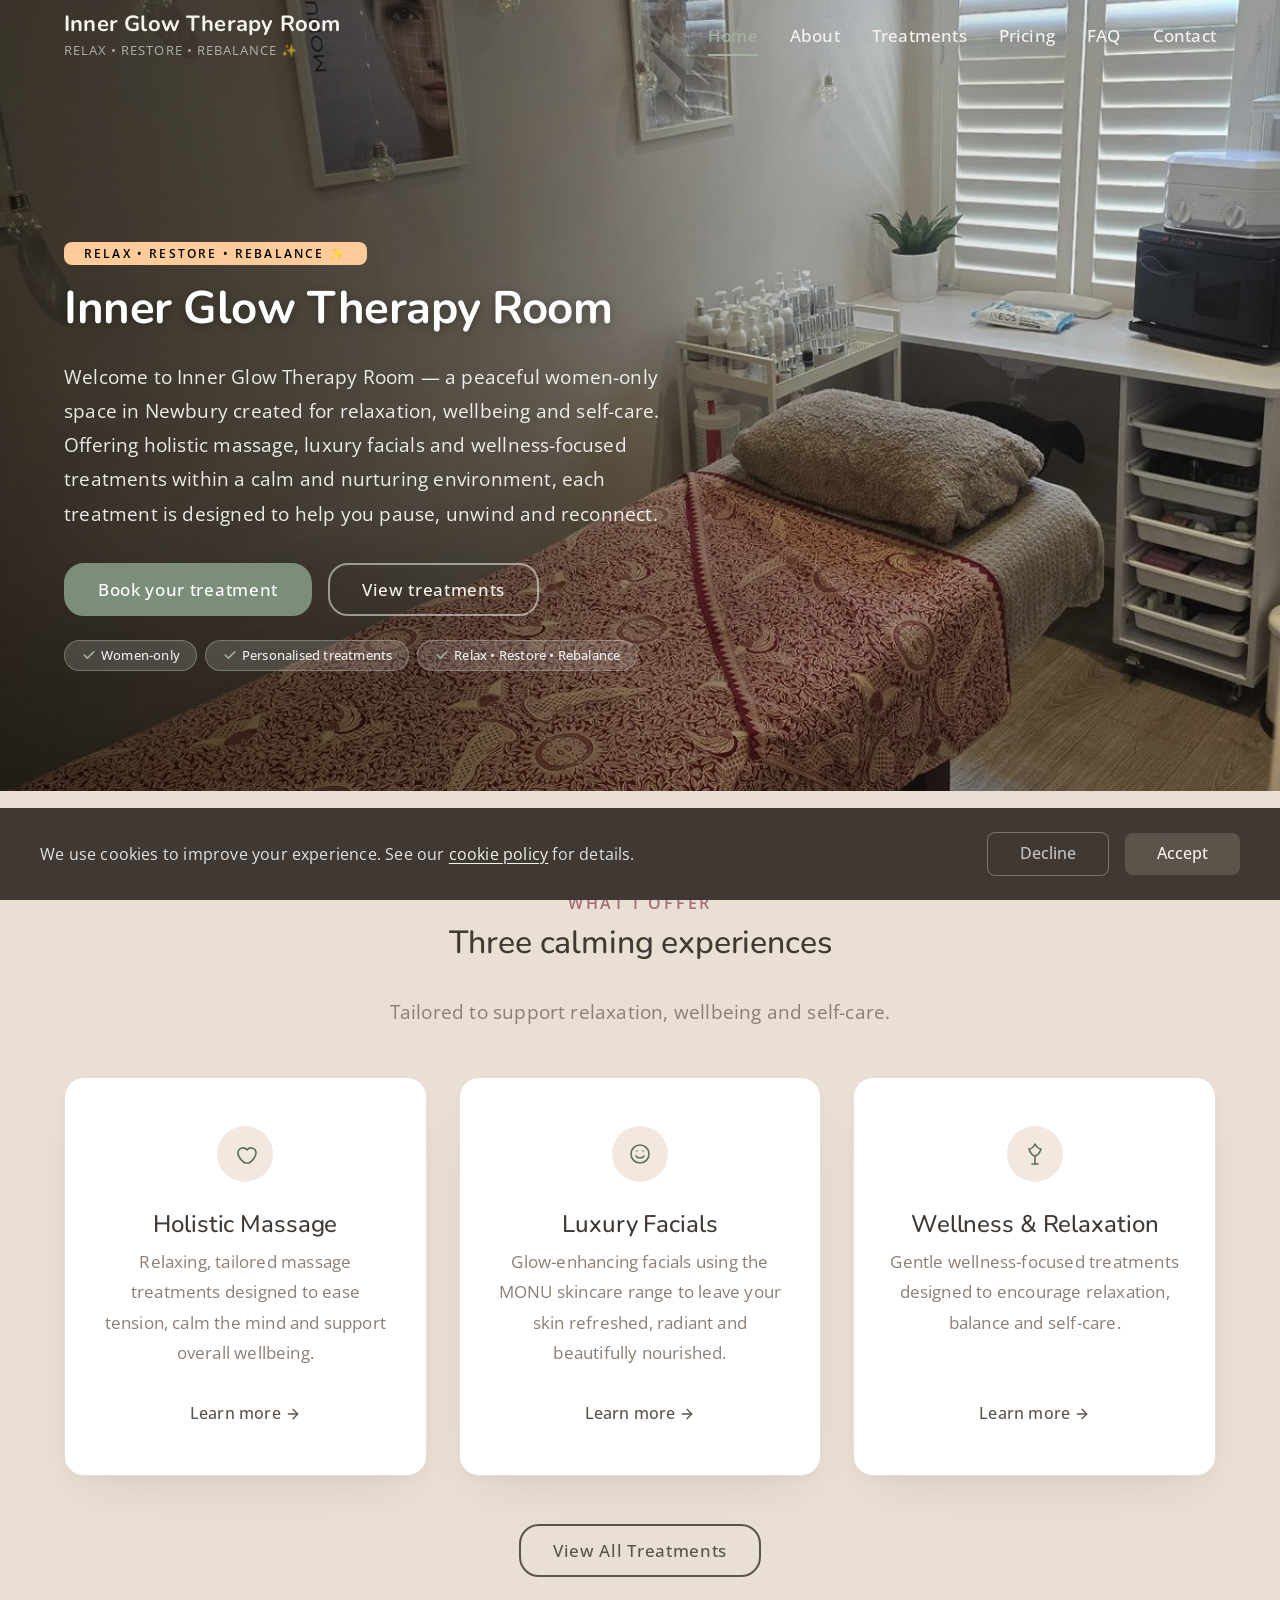
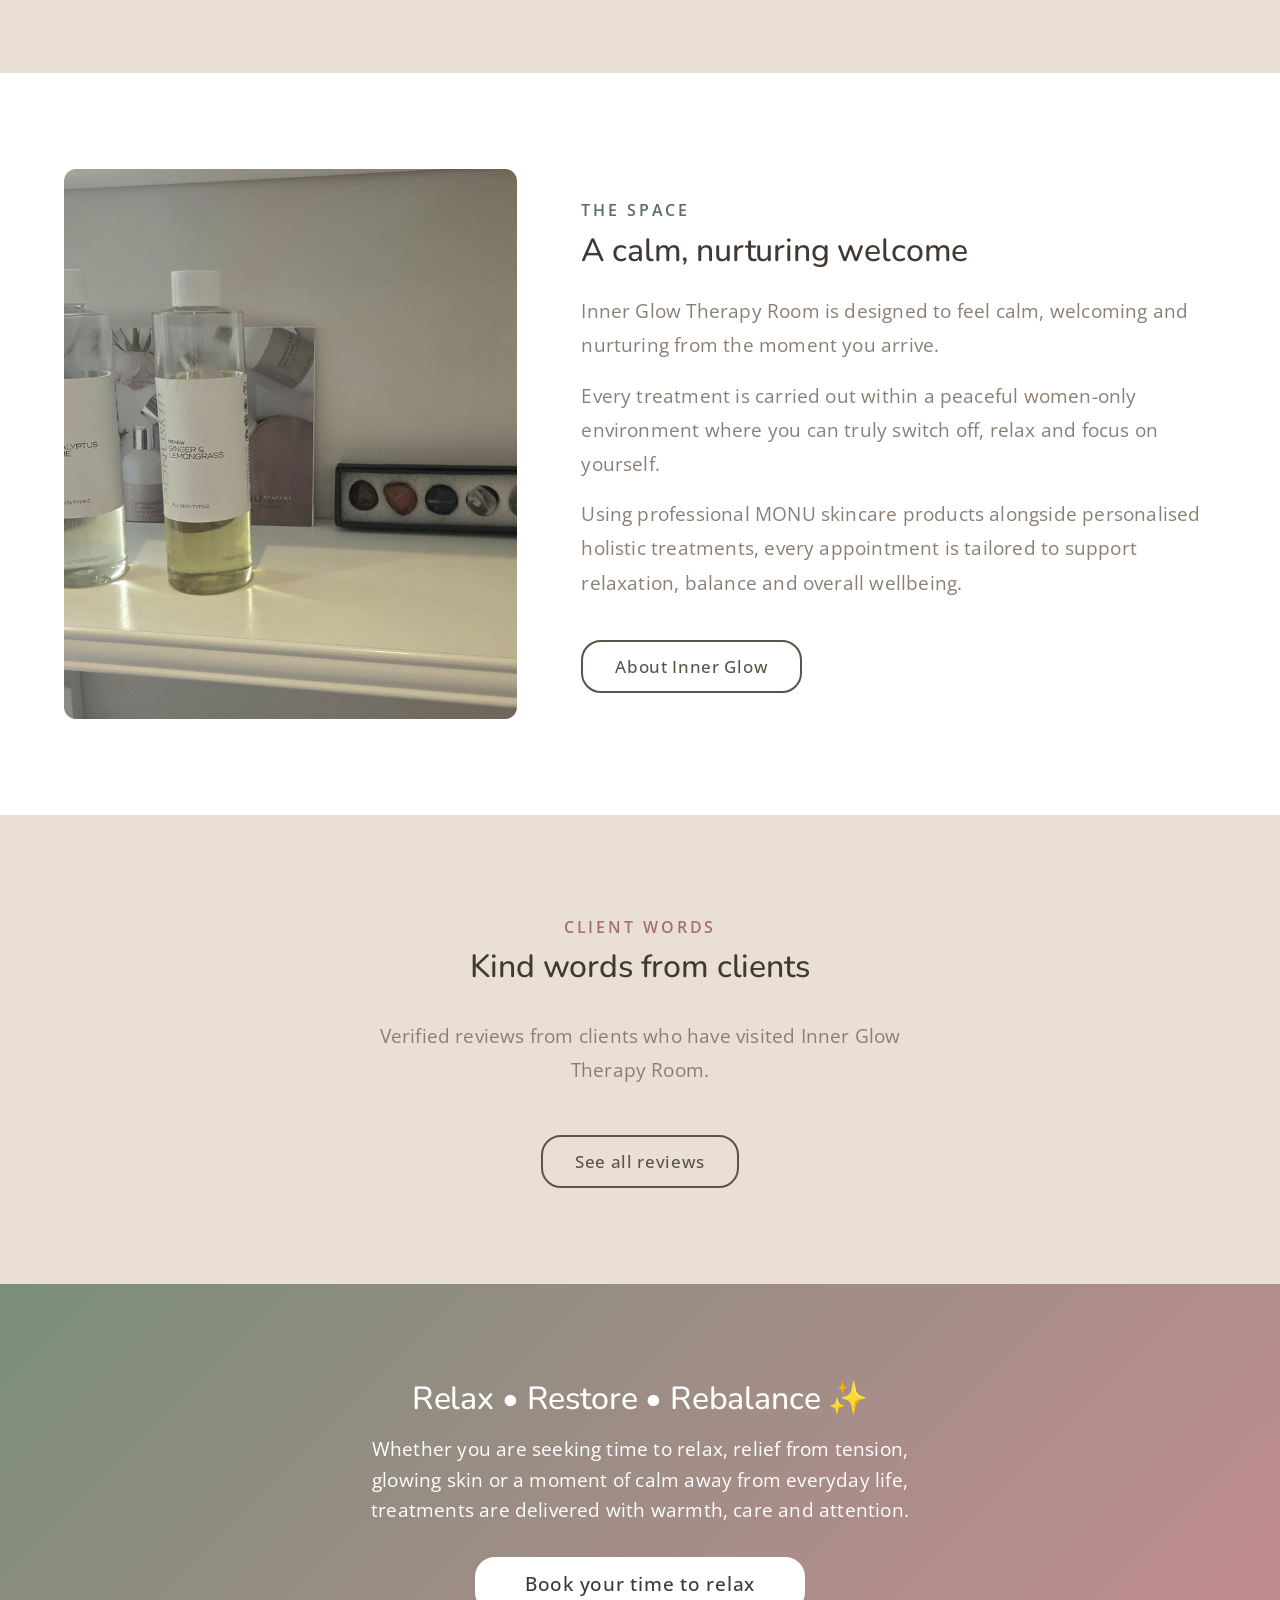
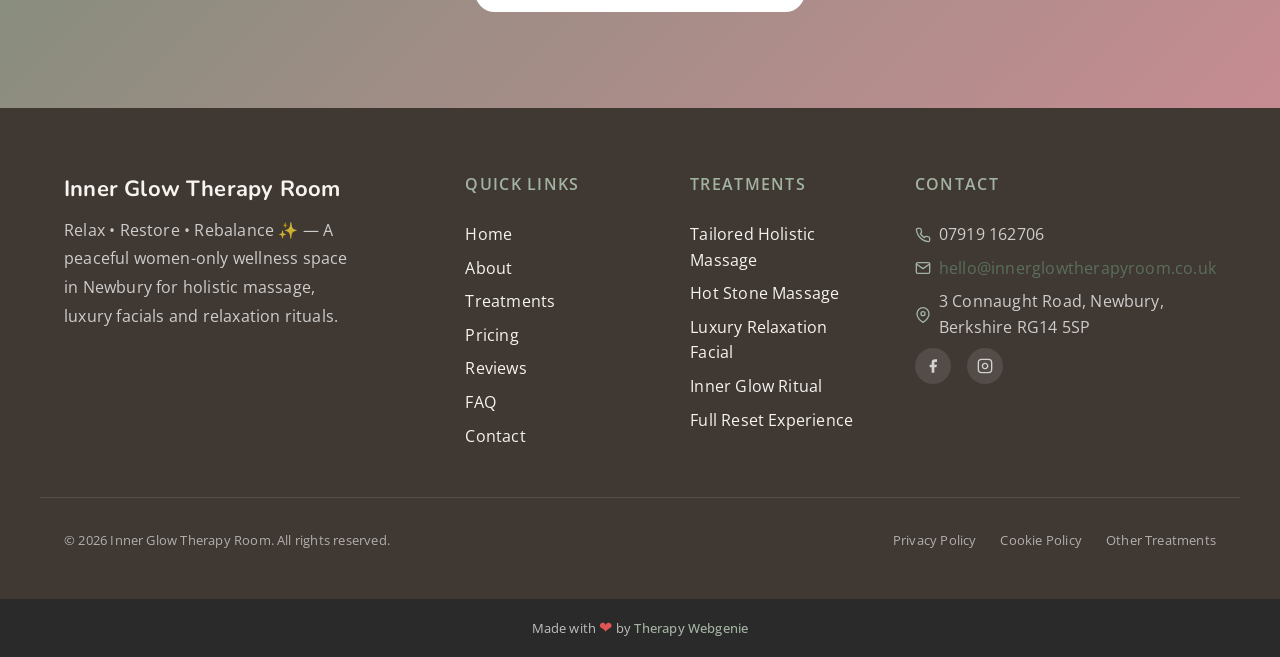
<file: index.html>
<!DOCTYPE html>
<html lang="en">
<head>
  <meta charset="UTF-8">
  <meta name="viewport" content="width=device-width, initial-scale=1.0">
  <meta name="description" content="Women-only wellness space in Newbury offering holistic massage, luxury facials and relaxation treatments. Relax, restore and rebalance with personalised care.">
  <meta name="robots" content="max-image-preview:large">
  <meta name="author" content="Inner Glow Therapy Room">
  <title>Inner Glow Therapy Room — Newbury</title>
  <link rel="canonical" href="https://www.innerglowtherapyroom.co.uk/">
  <meta property="og:type" content="website">
  <meta property="og:url" content="https://www.innerglowtherapyroom.co.uk/">
  <meta property="og:title" content="Inner Glow Therapy Room — Newbury">
  <meta property="og:description" content="A peaceful women-only space in Newbury for holistic massage, luxury facials and wellness-focused treatments.">
  <meta property="og:image" content="https://www.innerglowtherapyroom.co.uk/images/about-portrait.jpg">
  <meta name="twitter:card" content="summary_large_image">
  <meta name="twitter:title" content="Inner Glow Therapy Room — Newbury">
  <meta name="twitter:description" content="A peaceful women-only space in Newbury for holistic massage, luxury facials and wellness-focused treatments.">
  <meta name="twitter:image" content="https://www.innerglowtherapyroom.co.uk/images/about-portrait.jpg">
  <link rel="preconnect" href="https://fonts.googleapis.com">
  <link rel="preconnect" href="https://fonts.gstatic.com" crossorigin>
  <link rel="icon" href="images/favicon.png" type="image/png" sizes="96x96">
  <link rel="apple-touch-icon" href="images/apple-touch-icon.png">
  <link rel="stylesheet" href="css/base.css?v=176">
  <link rel="stylesheet" href="css/components.css?v=176">
  <link rel="stylesheet" href="css/theme.css?v=176">
  <!-- PROFILE:schema -->
    <script type="application/ld+json">
    {
    "@context": "https://schema.org",
    "@type": "LocalBusiness",
    "url": "https://www.innerglowtherapyroom.co.uk",
    "email": "hello@innerglowtherapyroom.co.uk",
    "sameAs": [
        "https://www.facebook.com/innerglowtherapyroom",
        "https://www.instagram.com/innerglowtherapyroom"
    ]
}
    </script>
<!-- /PROFILE:schema -->
  <script type="application/ld+json">
  {
    "@context": "https://schema.org",
    "@type": "WebPage",
    "url": "https://www.innerglowtherapyroom.co.uk/",
    "primaryImageOfPage": {
      "@type": "ImageObject",
      "contentUrl": "https://www.innerglowtherapyroom.co.uk/images/about-portrait.jpg",
      "width": 896,
      "height": 1200,
      "caption": "Josie, Massage Therapist"
    },
    "mainEntity": {
      "@type": "Person",
      "name": "Josie",
      "jobTitle": "Massage Therapist",
      "image": "https://www.innerglowtherapyroom.co.uk/images/about-portrait.jpg",
      "worksFor": {
        "@type": "LocalBusiness",
        "name": "Inner Glow Therapy Room",
        "url": "https://www.innerglowtherapyroom.co.uk"
      }
    }
  }
  </script>
<!-- BEACON -->
<script>(function(){try{var u="https:\/\/editmy.site\/api\/hit\/13";var d=JSON.stringify({p:location.pathname,r:document.referrer});if(navigator.sendBeacon){navigator.sendBeacon(u,d);}else{fetch(u,{method:"POST",keepalive:true,body:d});}}catch(e){}})();</script>
<!-- /BEACON -->
</head>
<body>
  <a href="#main" class="skip-link">Skip to main content</a>
  <!-- SECTION: nav -->
  <nav class="nav nav--transparent nav--transparent-dark" style="--nav-transparent-bg: transparent; border-bottom: none;" role="navigation" aria-label="Main navigation">
    <div class="container nav__inner">
      <a href="./" class="nav__brand">
        <!-- PROFILE:logo --><!-- /PROFILE:logo -->
        <span class="nav__name"><!-- PROFILE:site_title -->Inner Glow Therapy Room<!-- /PROFILE:site_title --></span>
        <span class="nav__title"><!-- PROFILE:site_slogan -->Relax • Restore • Rebalance ✨<!-- /PROFILE:site_slogan --></span>
      </a>
      <div class="nav__links">
        <a href="./" class="nav__link nav__link--active">Home</a>
        <a href="about.html" class="nav__link">About</a>
        <a href="treatments.html" class="nav__link">Treatments</a>
        <a href="pricing.html" class="nav__link">Pricing</a>
        <a href="faq.html" class="nav__link">FAQ</a>
        <a href="contact.html" class="nav__link">Contact</a>
      </div>
      <button class="nav__toggle" aria-label="Toggle menu" aria-expanded="false" aria-controls="mobile-menu">
        <span class="nav__toggle-bar"></span>
        <span class="nav__toggle-bar"></span>
        <span class="nav__toggle-bar"></span>
      </button>
    </div>
    <div class="nav__mobile" id="mobile-menu" role="menu">
      <a href="./" class="nav__link nav__link--active" role="menuitem">Home</a>
      <a href="about.html" class="nav__link" role="menuitem">About</a>
      <a href="treatments.html" class="nav__link" role="menuitem">Treatments</a>
      <a href="pricing.html" class="nav__link" role="menuitem">Pricing</a>
      <a href="faq.html" class="nav__link" role="menuitem">FAQ</a>
      <a href="contact.html" class="nav__link" role="menuitem">Contact</a>
    </div>
  </nav>
  <!-- /SECTION: nav -->
  <!-- Compact scroll header -->
  <div class="nav-scroll" aria-hidden="true">
    <div class="container nav-scroll__inner">
      <div class="nav-scroll__brand">
        <span class="nav-scroll__name"><!-- PROFILE:site_title -->Inner Glow Therapy Room<!-- /PROFILE:site_title --></span>
        <span class="nav-scroll__title"><!-- PROFILE:site_slogan -->Relax • Restore • Rebalance ✨<!-- /PROFILE:site_slogan --></span>
      </div>
      <div class="nav-scroll__right">
        <a href="tel:07919162706" class="nav-scroll__phone">
          <svg xmlns="http://www.w3.org/2000/svg" viewBox="0 0 24 24" fill="none" stroke="currentColor" stroke-width="2" stroke-linecap="round" stroke-linejoin="round"><path d="M22 16.92v3a2 2 0 0 1-2.18 2 19.79 19.79 0 0 1-8.63-3.07 19.5 19.5 0 0 1-6-6 19.79 19.79 0 0 1-3.07-8.67A2 2 0 0 1 4.11 2h3a2 2 0 0 1 2 1.72c.127.96.361 1.903.7 2.81a2 2 0 0 1-.45 2.11L8.09 9.91a16 16 0 0 0 6 6l1.27-1.27a2 2 0 0 1 2.11-.45c.907.339 1.85.573 2.81.7A2 2 0 0 1 22 16.92z"></path></svg>
          07919 162706
        </a>
        <a href="tel:07919162706" class="nav-scroll__phone-icon" aria-label="Call Inner Glow Therapy Room">
          <svg xmlns="http://www.w3.org/2000/svg" viewBox="0 0 24 24" fill="none" stroke="currentColor" stroke-width="2" stroke-linecap="round" stroke-linejoin="round"><path d="M22 16.92v3a2 2 0 0 1-2.18 2 19.79 19.79 0 0 1-8.63-3.07 19.5 19.5 0 0 1-6-6 19.79 19.79 0 0 1-3.07-8.67A2 2 0 0 1 4.11 2h3a2 2 0 0 1 2 1.72c.127.96.361 1.903.7 2.81a2 2 0 0 1-.45 2.11L8.09 9.91a16 16 0 0 0 6 6l1.27-1.27a2 2 0 0 1 2.11-.45c.907.339 1.85.573 2.81.7A2 2 0 0 1 22 16.92z"></path></svg>
        </a>
        <button class="nav-scroll__toggle" aria-label="Toggle menu">
          <span class="nav-scroll__toggle-bar"></span>
          <span class="nav-scroll__toggle-bar"></span>
          <span class="nav-scroll__toggle-bar"></span>
        </button>
      </div>
    </div>
  </div>
  <main id="main">
    <!-- SECTION: hero -->
    <section class="hero hero--image" style="background-image: url('images/hero.jpg');">
      <div class="container hero__inner">
        <div class="hero__content">
          <span class="hero__label">Relax • Restore • Rebalance ✨</span>
          <h1 class="hero__heading">Inner Glow Therapy Room</h1>
          <p class="hero__text">Welcome to Inner Glow Therapy Room — a peaceful women-only space in Newbury created for relaxation, wellbeing and self-care. Offering holistic massage, luxury facials and wellness-focused treatments within a calm and nurturing environment, each treatment is designed to help you pause, unwind and reconnect.</p>
          <div class="hero__actions">
            <a href="contact.html" class="btn btn--primary">Book your treatment</a>
            <a href="treatments.html" class="btn btn--secondary">View treatments</a>
          </div>
          <ul class="hero__ticks">
            <li><svg xmlns="http://www.w3.org/2000/svg" viewBox="0 0 20 20" fill="currentColor"><path fill-rule="evenodd" d="M16.707 5.293a1 1 0 010 1.414l-8 8a1 1 0 01-1.414 0l-4-4a1 1 0 011.414-1.414L8 12.586l7.293-7.293a1 1 0 011.414 0z" clip-rule="evenodd"/></svg> Women-only</li>
            <li><svg xmlns="http://www.w3.org/2000/svg" viewBox="0 0 20 20" fill="currentColor"><path fill-rule="evenodd" d="M16.707 5.293a1 1 0 010 1.414l-8 8a1 1 0 01-1.414 0l-4-4a1 1 0 011.414-1.414L8 12.586l7.293-7.293a1 1 0 011.414 0z" clip-rule="evenodd"/></svg> Personalised treatments</li>
            <li><svg xmlns="http://www.w3.org/2000/svg" viewBox="0 0 20 20" fill="currentColor"><path fill-rule="evenodd" d="M16.707 5.293a1 1 0 010 1.414l-8 8a1 1 0 01-1.414 0l-4-4a1 1 0 011.414-1.414L8 12.586l7.293-7.293a1 1 0 011.414 0z" clip-rule="evenodd"/></svg> Relax • Restore • Rebalance</li>
          </ul>
          <div class="hero__badge" style="margin-top: var(--space-lg);">
            <script src="https://www.verifiedpractitioner.com/badge.js?v=1784498570" data-practitioner="b5d9766b9d2d903109b8fe72cf2fe5d5f544eda7db6e798d1ac1501a0e8c574e" data-badge-style="pill" async></script>
          </div>
        </div>
      </div>
    </section>
    <!-- /SECTION: hero -->
    <!-- SECTION: services-overview -->
    <section class="section section--alt reveal">
      <div class="container text-center">
        <span class="section-label">What I Offer</span>
        <h2>Three calming experiences</h2>
        <p class="section-subtitle">Tailored to support relaxation, wellbeing and self-care.</p>
      </div>
      <div class="container grid grid--3">
        <a href="treatments.html#service-massage" class="card card--service">
          <div class="card__icon">
            <svg xmlns="http://www.w3.org/2000/svg" viewBox="0 0 24 24" fill="none" stroke="currentColor" stroke-width="1.6" stroke-linecap="round" stroke-linejoin="round"><path d="M12 21s-7-4.35-7-10a5 5 0 0 1 9-3 5 5 0 0 1 9 3c0 5.65-7 10-7 10z"/></svg>
          </div>
          <h3 class="card__title">Holistic Massage</h3>
          <p class="card__text">Relaxing, tailored massage treatments designed to ease tension, calm the mind and support overall wellbeing.</p>
          <span class="card__link">Learn more <svg xmlns="http://www.w3.org/2000/svg" viewBox="0 0 24 24" fill="none" stroke="currentColor" stroke-width="2" stroke-linecap="round" stroke-linejoin="round" width="16" height="16"><line x1="5" y1="12" x2="19" y2="12"></line><polyline points="12 5 19 12 12 19"></polyline></svg></span>
        </a>
        <a href="treatments.html#service-facials" class="card card--service">
          <div class="card__icon">
            <svg xmlns="http://www.w3.org/2000/svg" viewBox="0 0 24 24" fill="none" stroke="currentColor" stroke-width="1.6" stroke-linecap="round" stroke-linejoin="round"><circle cx="12" cy="12" r="9"/><path d="M8 14s1.5 2 4 2 4-2 4-2"/><line x1="9" y1="9" x2="9.01" y2="9"/><line x1="15" y1="9" x2="15.01" y2="9"/></svg>
          </div>
          <h3 class="card__title">Luxury Facials</h3>
          <p class="card__text">Glow-enhancing facials using the MONU skincare range to leave your skin refreshed, radiant and beautifully nourished.</p>
          <span class="card__link">Learn more <svg xmlns="http://www.w3.org/2000/svg" viewBox="0 0 24 24" fill="none" stroke="currentColor" stroke-width="2" stroke-linecap="round" stroke-linejoin="round" width="16" height="16"><line x1="5" y1="12" x2="19" y2="12"></line><polyline points="12 5 19 12 12 19"></polyline></svg></span>
        </a>
        <a href="treatments.html#service-wellness" class="card card--service">
          <div class="card__icon">
            <svg xmlns="http://www.w3.org/2000/svg" viewBox="0 0 24 24" fill="none" stroke="currentColor" stroke-width="1.6" stroke-linecap="round" stroke-linejoin="round"><path d="M12 2c1.5 3 4 5 6 5-1 4-4 7-6 7s-5-3-6-7c2 0 4.5-2 6-5z"/><path d="M12 14v8"/><path d="M9 22h6"/></svg>
          </div>
          <h3 class="card__title">Wellness &amp; Relaxation</h3>
          <p class="card__text">Gentle wellness-focused treatments designed to encourage relaxation, balance and self-care.</p>
          <span class="card__link">Learn more <svg xmlns="http://www.w3.org/2000/svg" viewBox="0 0 24 24" fill="none" stroke="currentColor" stroke-width="2" stroke-linecap="round" stroke-linejoin="round" width="16" height="16"><line x1="5" y1="12" x2="19" y2="12"></line><polyline points="12 5 19 12 12 19"></polyline></svg></span>
        </a>
      </div>
      <div class="container text-center section-footer">
        <a href="treatments.html" class="btn btn--secondary">View All Treatments</a>
      </div>
    </section>
    <!-- /SECTION: services-overview -->
    <!-- SECTION: intro -->
    <section class="section reveal">
      <div class="container intro__inner">
        <div class="intro__image-wrap" style="background-image: url('images/home-portrait.jpg');" role="img" aria-label="Josie, founder of Inner Glow Therapy Room">
        </div>
        <div class="intro__text">
          <span class="section-label">The Space</span>
          <h2>A calm, nurturing welcome</h2>
          <p>Inner Glow Therapy Room is designed to feel calm, welcoming and nurturing from the moment you arrive.</p>
          <p>Every treatment is carried out within a peaceful women-only environment where you can truly switch off, relax and focus on yourself.</p>
          <p>Using professional MONU skincare products alongside personalised holistic treatments, every appointment is tailored to support relaxation, balance and overall wellbeing.</p>
          <a href="about.html" class="btn btn--secondary">About Inner Glow</a>
        </div>
      </div>
    </section>
    <!-- /SECTION: intro -->
    <!-- SECTION: reviews -->
    <section class="section section--alt">
      <div class="container text-center">
        <span class="section-label">Client Words</span>
        <h2>Kind words from clients</h2>
        <p class="section-subtitle" style="margin-left: auto; margin-right: auto;">Verified reviews from clients who have visited Inner Glow Therapy Room.</p>
        <div style="margin-top: var(--space-2xl);">
          <script src="https://www.verifiedpractitioner.com/widget-loader.js" data-practitioner="b5d9766b9d2d903109b8fe72cf2fe5d5f544eda7db6e798d1ac1501a0e8c574e" data-widget-style="compact-clear" defer></script><noscript><a href="https://www.verifiedpractitioner.com/reviews/inner-glow-therapy-room/" rel="noopener">Read verified client reviews for Inner Glow Therapy Room</a></noscript>
        </div>
        <div style="margin-top: var(--space-xl);">
          <a href="reviews.html" class="btn btn--secondary">See all reviews</a>
        </div>
      </div>
    </section>
    <!-- /SECTION: reviews -->
    <!-- SECTION: cta -->
    <section class="section cta-banner">
      <div class="container text-center">
        <h2>Relax • Restore • Rebalance ✨</h2>
        <p>Whether you are seeking time to relax, relief from tension, glowing skin or a moment of calm away from everyday life, treatments are delivered with warmth, care and attention.</p>
        <a href="contact.html" class="btn btn--accent">Book your time to relax</a>
      </div>
    </section>
    <!-- /SECTION: cta -->
  </main>
  <!-- SECTION: footer -->
  <footer class="footer">
    <div class="container footer__inner">
      <div class="footer__brand">
        <p class="footer__brand-name">Inner Glow Therapy Room</p>
        <p class="footer__brand-text">Relax • Restore • Rebalance ✨ — A peaceful women-only wellness space in Newbury for holistic massage, luxury facials and relaxation rituals.</p>
      </div>
      <div class="footer__col">
        <p class="footer__heading">Quick Links</p>
        <div class="footer__links">
          <a href="./" class="footer__link">Home</a>
          <a href="about.html" class="footer__link">About</a>
          <a href="treatments.html" class="footer__link">Treatments</a>
          <a href="pricing.html" class="footer__link">Pricing</a>
          <a href="reviews.html" class="footer__link">Reviews</a>
          <a href="faq.html" class="footer__link">FAQ</a>
          <a href="contact.html" class="footer__link">Contact</a>
        </div>
      </div>
      <div class="footer__col">
        <p class="footer__heading">Treatments</p>
        <div class="footer__links">
          <a href="treatments.html#service-massage" class="footer__link">Tailored Holistic Massage</a>
          <a href="treatments.html#service-massage" class="footer__link">Hot Stone Massage</a>
          <a href="treatments.html#service-facials" class="footer__link">Luxury Relaxation Facial</a>
          <a href="treatments.html#service-wellness" class="footer__link">Inner Glow Ritual</a>
          <a href="treatments.html#service-wellness" class="footer__link">Full Reset Experience</a>
        </div>
      </div>
      <div class="footer__col">
        <p class="footer__heading">Contact</p>
        <div class="footer__contact-item">
          <svg xmlns="http://www.w3.org/2000/svg" viewBox="0 0 24 24" fill="none" stroke="currentColor" stroke-width="2" stroke-linecap="round" stroke-linejoin="round"><path d="M22 16.92v3a2 2 0 0 1-2.18 2 19.79 19.79 0 0 1-8.63-3.07 19.5 19.5 0 0 1-6-6 19.79 19.79 0 0 1-3.07-8.67A2 2 0 0 1 4.11 2h3a2 2 0 0 1 2 1.72 12.84 12.84 0 0 0 .7 2.81 2 2 0 0 1-.45 2.11L8.09 9.91a16 16 0 0 0 6 6l1.27-1.27a2 2 0 0 1 2.11-.45 12.84 12.84 0 0 0 2.81.7A2 2 0 0 1 22 16.92z"></path></svg>
          <!-- PROFILE:phone_landline --><span>07919 162706</span><!-- /PROFILE:phone_landline -->
        </div>
        <div class="footer__contact-item">
          <svg xmlns="http://www.w3.org/2000/svg" viewBox="0 0 24 24" fill="none" stroke="currentColor" stroke-width="2" stroke-linecap="round" stroke-linejoin="round"><path d="M4 4h16c1.1 0 2 .9 2 2v12c0 1.1-.9 2-2 2H4c-1.1 0-2-.9-2-2V6c0-1.1.9-2 2-2z"></path><polyline points="22,6 12,13 2,6"></polyline></svg>
          <!-- PROFILE:email --><a href="mailto:hello@innerglowtherapyroom.co.uk">hello@innerglowtherapyroom.co.uk</a><!-- /PROFILE:email -->
        </div>
        <div class="footer__contact-item">
          <svg xmlns="http://www.w3.org/2000/svg" viewBox="0 0 24 24" fill="none" stroke="currentColor" stroke-width="2" stroke-linecap="round" stroke-linejoin="round"><path d="M21 10c0 7-9 13-9 13s-9-6-9-13a9 9 0 0 1 18 0z"></path><circle cx="12" cy="10" r="3"></circle></svg>
          <!-- PROFILE:address --><span>3 Connaught Road, Newbury, Berkshire RG14 5SP</span><!-- /PROFILE:address -->
        </div>
        <div class="footer__social">
          <!-- PROFILE:social_facebook --><a href="https://www.facebook.com/innerglowtherapyroom" aria-label="Facebook" target="_blank" rel="noopener noreferrer"><svg viewBox="0 0 24 24" fill="currentColor" aria-hidden="true"><path d="M18 2h-3a5 5 0 0 0-5 5v3H7v4h3v8h4v-8h3l1-4h-4V7a1 1 0 0 1 1-1h3z"/></svg></a><!-- /PROFILE:social_facebook -->
          <!-- PROFILE:social_instagram --><a href="https://www.instagram.com/innerglowtherapyroom" aria-label="Instagram" target="_blank" rel="noopener noreferrer"><svg viewBox="0 0 24 24" fill="none" stroke="currentColor" stroke-width="2" aria-hidden="true"><rect x="2" y="2" width="20" height="20" rx="5" ry="5"/><path d="M16 11.37A4 4 0 1 1 12.63 8 4 4 0 0 1 16 11.37z"/><line x1="17.5" y1="6.5" x2="17.51" y2="6.5"/></svg></a><!-- /PROFILE:social_instagram -->
        </div>
      </div>
    </div>
    <div class="container footer__bottom">
      <p class="footer__copyright">&copy; <script>document.write(new Date().getFullYear())</script> Inner Glow Therapy Room. All rights reserved.</p>
      <div class="footer__legal">
        <a href="privacy.html">Privacy Policy</a>
        <a href="cookies-policy.html">Cookie Policy</a>
        <a href="other-treatments.html">Other Treatments</a>
      </div>
    </div>
  </footer>
  <!-- /SECTION: footer -->
  <div class="site-credit">
    <p>Made with <span class="site-credit__heart" aria-label="love">&#10084;</span> by <a href="https://www.therapywebgenie.com" target="_blank" rel="noopener">Therapy Webgenie</a></p>
  </div>
  <!-- Cookie Consent -->
  <div class="cookie-banner" role="dialog" aria-label="Cookie consent">
    <div class="cookie-banner__inner">
      <p class="cookie-banner__text">We use cookies to improve your experience. See our <a href="cookies-policy.html">cookie policy</a> for details.</p>
      <div class="cookie-banner__buttons"><button class="cookie-banner__accept">Accept</button><button class="cookie-banner__decline">Decline</button></div>
    </div>
  </div>
  <!-- Back to Top -->
  <button class="back-to-top" aria-label="Back to top">
    <svg xmlns="http://www.w3.org/2000/svg" viewBox="0 0 24 24" fill="none" stroke="currentColor" stroke-width="2" stroke-linecap="round" stroke-linejoin="round"><polyline points="18 15 12 9 6 15"></polyline></svg>
  </button>
  <script src="js/main.js"></script>
</body>
</html>
</file>
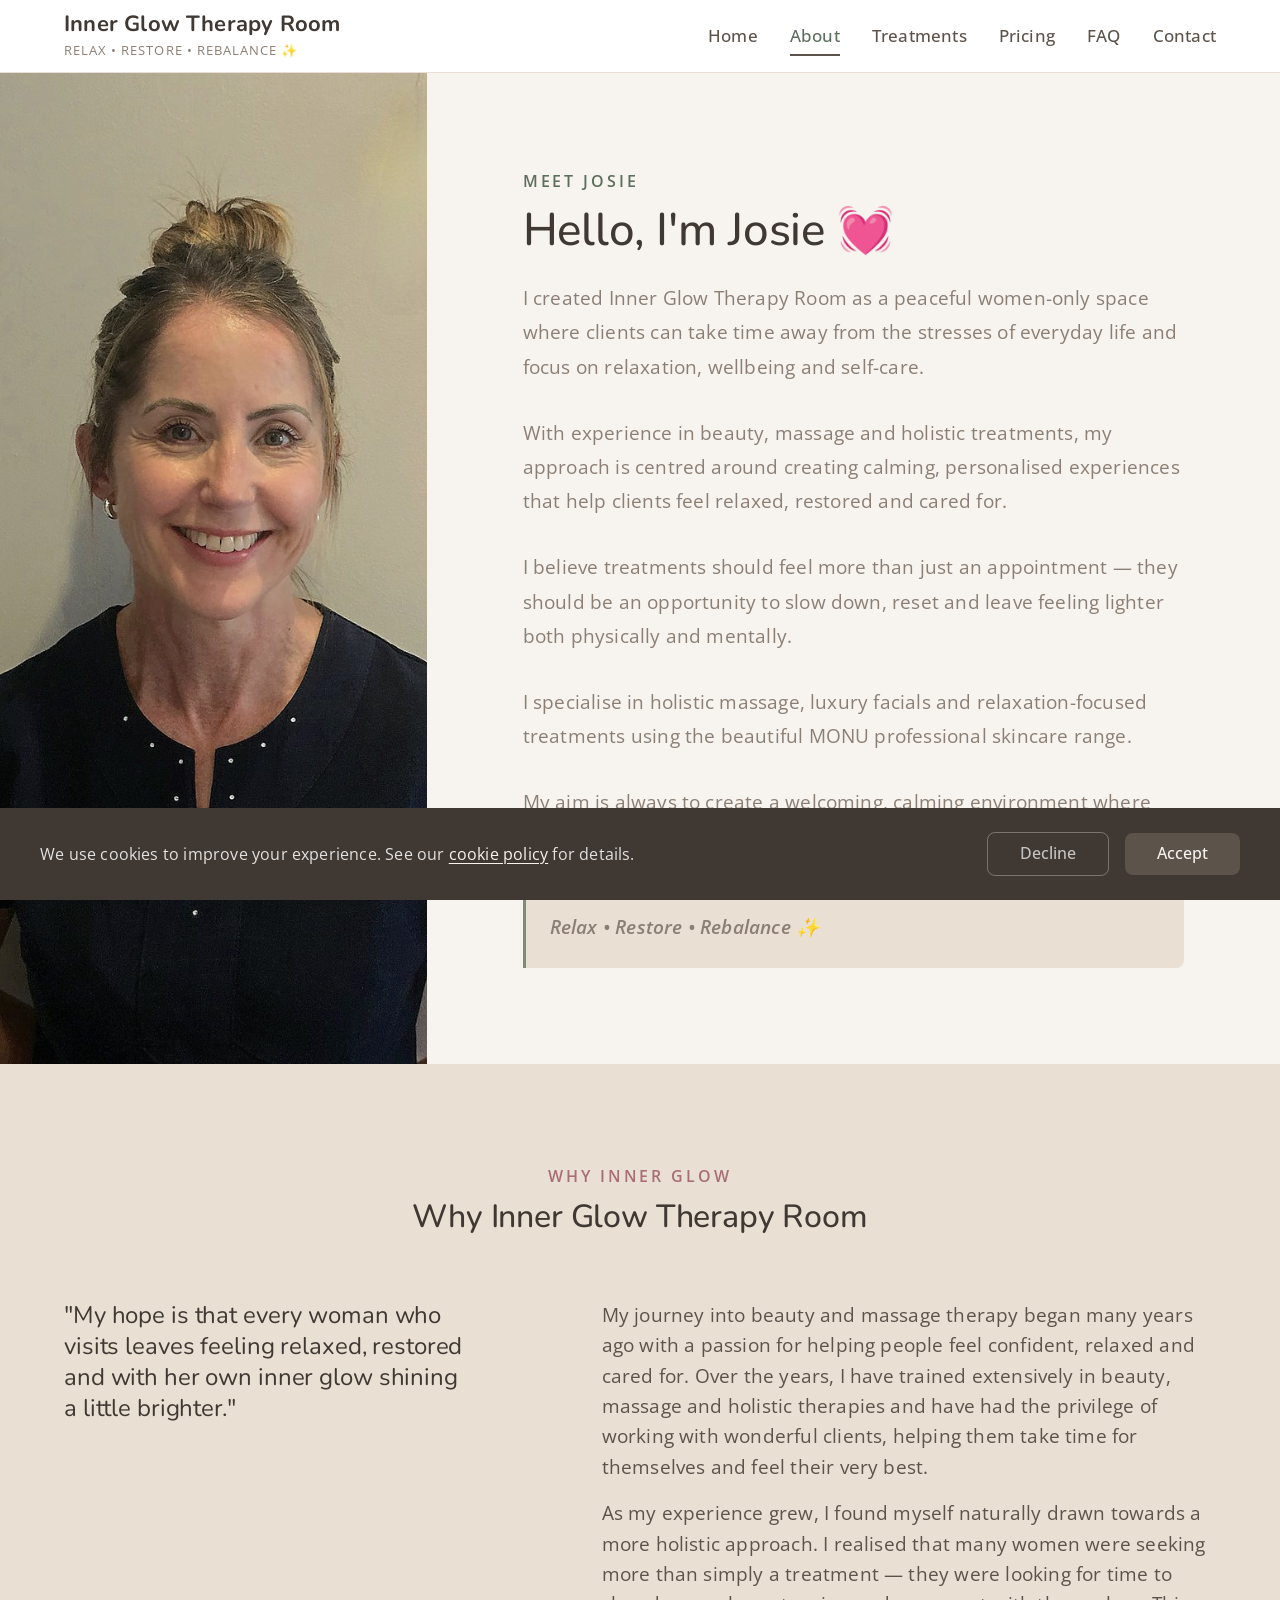
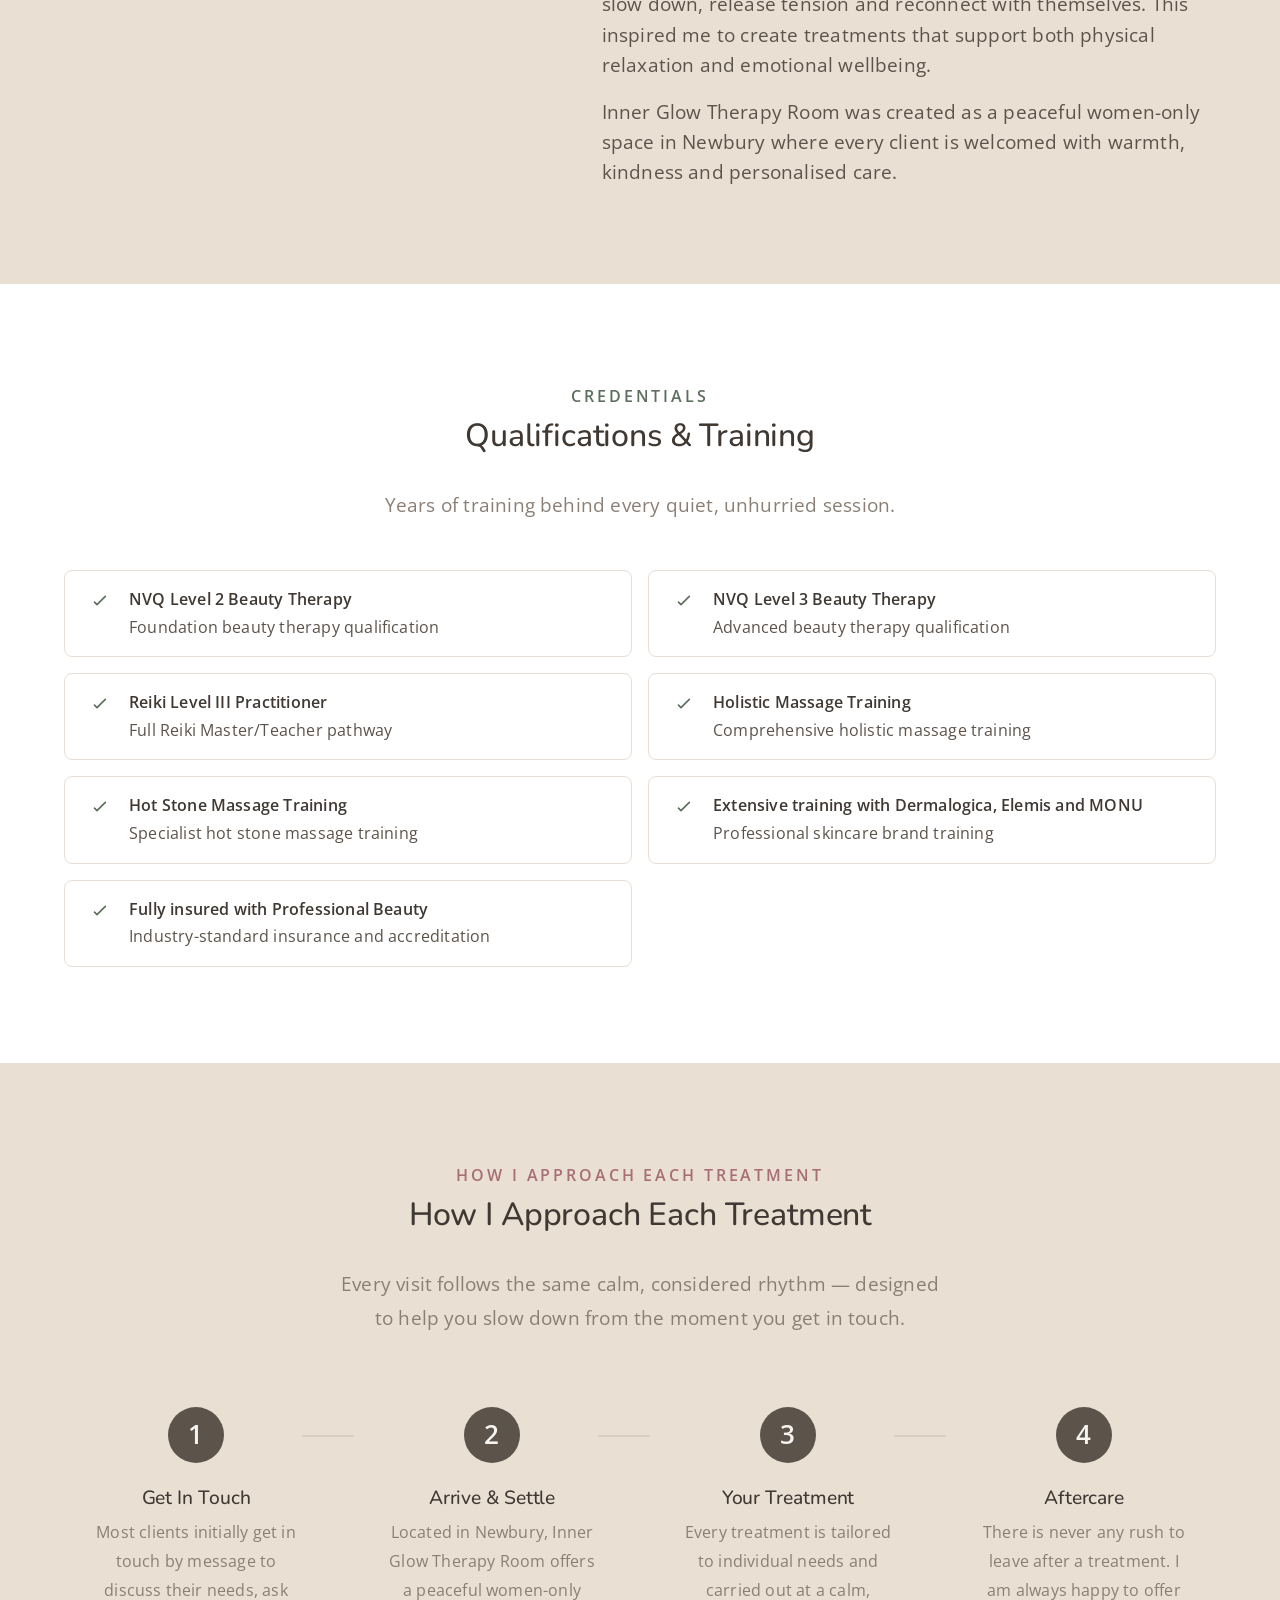
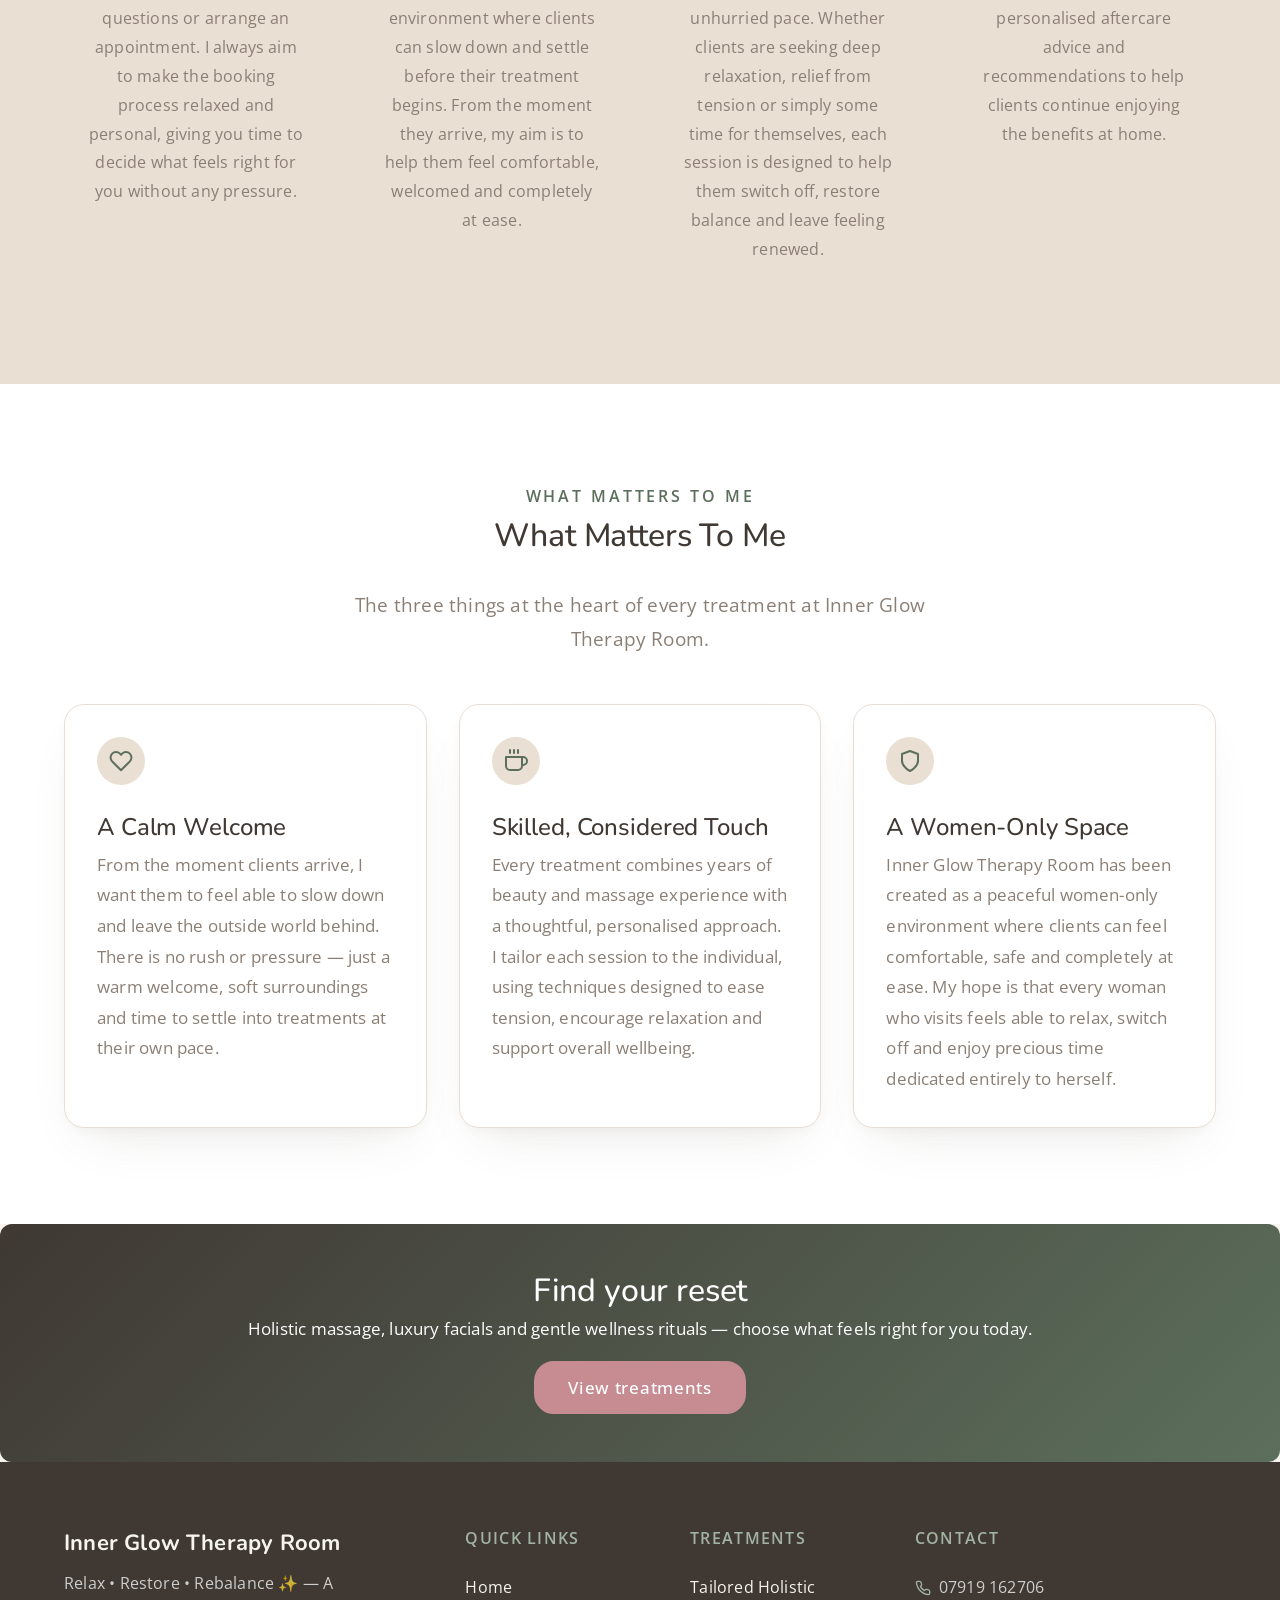
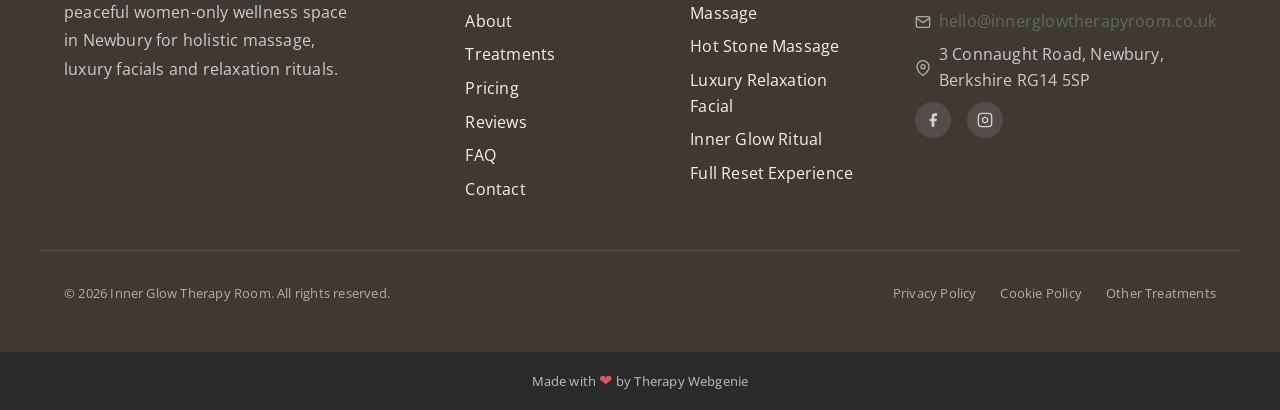
<file: about.html>
<!DOCTYPE html>
<html lang="en">
<head>
  <meta charset="UTF-8">
  <meta name="viewport" content="width=device-width, initial-scale=1.0">
  <meta name="description" content="Meet Josie and discover how Inner Glow Therapy Room offers personalised holistic massage, luxury facials and wellness treatments in a peaceful women-only space.">
  <meta name="robots" content="max-image-preview:large">
  <meta name="author" content="Inner Glow Therapy Room">
  <title>About — Inner Glow Therapy Room, Newbury</title>
  <link rel="canonical" href="https://www.innerglowtherapyroom.co.uk/about.html">
  <meta property="og:type" content="website">
  <meta property="og:url" content="https://www.innerglowtherapyroom.co.uk/about.html">
  <meta property="og:title" content="About Inner Glow Therapy Room">
  <meta property="og:description" content="Meet Josie, founder of Inner Glow Therapy Room — a women-only wellness space in Newbury.">
  <meta property="og:image" content="https://www.innerglowtherapyroom.co.uk/images/about-portrait.jpg">
  <meta name="twitter:card" content="summary_large_image">
  <meta name="twitter:title" content="About Inner Glow Therapy Room">
  <meta name="twitter:description" content="Meet Josie, founder of Inner Glow Therapy Room — a women-only wellness space in Newbury.">
  <meta name="twitter:image" content="https://www.innerglowtherapyroom.co.uk/images/about-portrait.jpg">
  <link rel="preconnect" href="https://fonts.googleapis.com">
  <link rel="preconnect" href="https://fonts.gstatic.com" crossorigin>
  <link rel="icon" href="images/favicon.png" type="image/png" sizes="96x96">
  <link rel="apple-touch-icon" href="images/apple-touch-icon.png">
  <link rel="stylesheet" href="css/base.css?v=176">
  <link rel="stylesheet" href="css/components.css?v=176">
  <link rel="stylesheet" href="css/theme.css?v=176">
  <!-- PROFILE:schema -->
    <script type="application/ld+json">
    {
    "@context": "https://schema.org",
    "@type": "LocalBusiness",
    "url": "https://www.innerglowtherapyroom.co.uk",
    "email": "hello@innerglowtherapyroom.co.uk",
    "sameAs": [
        "https://www.facebook.com/innerglowtherapyroom",
        "https://www.instagram.com/innerglowtherapyroom"
    ]
}
    </script>
<!-- /PROFILE:schema -->
  <script type="application/ld+json">
  {
    "@context": "https://schema.org",
    "@type": "WebPage",
    "url": "https://www.innerglowtherapyroom.co.uk/about.html",
    "primaryImageOfPage": {
      "@type": "ImageObject",
      "contentUrl": "https://www.innerglowtherapyroom.co.uk/images/about-portrait.jpg",
      "width": 896,
      "height": 1200,
      "caption": "Josie, Massage Therapist"
    },
    "mainEntity": {
      "@type": "Person",
      "name": "Josie",
      "jobTitle": "Massage Therapist",
      "image": "https://www.innerglowtherapyroom.co.uk/images/about-portrait.jpg",
      "worksFor": {
        "@type": "LocalBusiness",
        "name": "Inner Glow Therapy Room",
        "url": "https://www.innerglowtherapyroom.co.uk"
      }
    }
  }
  </script>
<!-- BEACON -->
<script>(function(){try{var u="https:\/\/editmy.site\/api\/hit\/13";var d=JSON.stringify({p:location.pathname,r:document.referrer});if(navigator.sendBeacon){navigator.sendBeacon(u,d);}else{fetch(u,{method:"POST",keepalive:true,body:d});}}catch(e){}})();</script>
<!-- /BEACON -->
</head>
<body>
  <a href="#main" class="skip-link">Skip to main content</a>
  <!-- SECTION: nav -->
  <nav class="nav" role="navigation" aria-label="Main navigation">
    <div class="container nav__inner">
      <a href="./" class="nav__brand">
        <!-- PROFILE:logo --><!-- /PROFILE:logo -->
        <span class="nav__name"><!-- PROFILE:site_title -->Inner Glow Therapy Room<!-- /PROFILE:site_title --></span>
        <span class="nav__title"><!-- PROFILE:site_slogan -->Relax • Restore • Rebalance ✨<!-- /PROFILE:site_slogan --></span>
      </a>
      <div class="nav__links">
        <a href="./" class="nav__link">Home</a>
        <a href="about.html" class="nav__link nav__link--active">About</a>
        <a href="treatments.html" class="nav__link">Treatments</a>
        <a href="pricing.html" class="nav__link">Pricing</a>
        <a href="faq.html" class="nav__link">FAQ</a>
        <a href="contact.html" class="nav__link">Contact</a>
      </div>
      <button class="nav__toggle" aria-label="Toggle menu" aria-expanded="false" aria-controls="mobile-menu">
        <span class="nav__toggle-bar"></span>
        <span class="nav__toggle-bar"></span>
        <span class="nav__toggle-bar"></span>
      </button>
    </div>
    <div class="nav__mobile" id="mobile-menu" role="menu">
      <a href="./" class="nav__link" role="menuitem">Home</a>
      <a href="about.html" class="nav__link nav__link--active" role="menuitem">About</a>
      <a href="treatments.html" class="nav__link" role="menuitem">Treatments</a>
      <a href="pricing.html" class="nav__link" role="menuitem">Pricing</a>
      <a href="faq.html" class="nav__link" role="menuitem">FAQ</a>
      <a href="contact.html" class="nav__link" role="menuitem">Contact</a>
    </div>
  </nav>
  <!-- /SECTION: nav -->
  <!-- Compact scroll header -->
  <div class="nav-scroll" aria-hidden="true">
    <div class="container nav-scroll__inner">
      <div class="nav-scroll__brand">
        <span class="nav-scroll__name"><!-- PROFILE:site_title -->Inner Glow Therapy Room<!-- /PROFILE:site_title --></span>
        <span class="nav-scroll__title"><!-- PROFILE:site_slogan -->Relax • Restore • Rebalance ✨<!-- /PROFILE:site_slogan --></span>
      </div>
      <div class="nav-scroll__right">
        <a href="tel:07919162706" class="nav-scroll__phone">
          <svg xmlns="http://www.w3.org/2000/svg" viewBox="0 0 24 24" fill="none" stroke="currentColor" stroke-width="2" stroke-linecap="round" stroke-linejoin="round"><path d="M22 16.92v3a2 2 0 0 1-2.18 2 19.79 19.79 0 0 1-8.63-3.07 19.5 19.5 0 0 1-6-6 19.79 19.79 0 0 1-3.07-8.67A2 2 0 0 1 4.11 2h3a2 2 0 0 1 2 1.72c.127.96.361 1.903.7 2.81a2 2 0 0 1-.45 2.11L8.09 9.91a16 16 0 0 0 6 6l1.27-1.27a2 2 0 0 1 2.11-.45c.907.339 1.85.573 2.81.7A2 2 0 0 1 22 16.92z"></path></svg>
          07919 162706
        </a>
        <a href="tel:07919162706" class="nav-scroll__phone-icon" aria-label="Call Inner Glow Therapy Room">
          <svg xmlns="http://www.w3.org/2000/svg" viewBox="0 0 24 24" fill="none" stroke="currentColor" stroke-width="2" stroke-linecap="round" stroke-linejoin="round"><path d="M22 16.92v3a2 2 0 0 1-2.18 2 19.79 19.79 0 0 1-8.63-3.07 19.5 19.5 0 0 1-6-6 19.79 19.79 0 0 1-3.07-8.67A2 2 0 0 1 4.11 2h3a2 2 0 0 1 2 1.72c.127.96.361 1.903.7 2.81a2 2 0 0 1-.45 2.11L8.09 9.91a16 16 0 0 0 6 6l1.27-1.27a2 2 0 0 1 2.11-.45c.907.339 1.85.573 2.81.7A2 2 0 0 1 22 16.92z"></path></svg>
        </a>
        <button class="nav-scroll__toggle" aria-label="Toggle menu">
          <span class="nav-scroll__toggle-bar"></span>
          <span class="nav-scroll__toggle-bar"></span>
          <span class="nav-scroll__toggle-bar"></span>
        </button>
      </div>
    </div>
  </div>
  <main id="main">
    <!-- SECTION: about-hero -->
    <section class="about-split-third">
      <div class="about-split-third__inner">
        <div class="about-split-third__image-wrap" style="background-image: url('images/about-portrait.jpg');" role="img" aria-label="Josie, founder of Inner Glow Therapy Room — Relax • Restore • Rebalance ✨">
        </div>
        <div class="about-split-third__text">
          <span class="section-label">Meet Josie</span>
          <h1>Hello, I'm Josie 💓</h1>
          <p>I created Inner Glow Therapy Room as a peaceful women-only space where clients can take time away from the stresses of everyday life and focus on relaxation, wellbeing and self-care.</p>
          <p>With experience in beauty, massage and holistic treatments, my approach is centred around creating calming, personalised experiences that help clients feel relaxed, restored and cared for.</p>
          <p>I believe treatments should feel more than just an appointment — they should be an opportunity to slow down, reset and leave feeling lighter both physically and mentally.</p>
          <p>I specialise in holistic massage, luxury facials and relaxation-focused treatments using the beautiful MONU professional skincare range.</p>
          <p>My aim is always to create a welcoming, calming environment where every client feels comfortable, relaxed and supported.</p>
          <p class="blockquote" style="font-style: italic;"><strong>Relax • Restore • Rebalance ✨</strong></p>
        </div>
      </div>
    </section>
    <!-- /SECTION: about-hero -->
    <!-- SECTION: my-journey — story-split component -->
    <section class="section section--alt">
      <div class="container">
        <div class="story-split">
          <div class="story-split__heading text-center">
            <span class="section-label">Why Inner Glow</span>
            <h2 style="margin-bottom: var(--space-3xl);">Why Inner Glow Therapy Room</h2>
          </div>
          <div class="story-split__body" style="gap: var(--space-5xl);">
            <div class="story-split__lead">
              <h3>"My hope is that every woman who visits leaves feeling relaxed, restored and with her own inner glow shining a little brighter."</h3>
            </div>
            <div class="story-split__text">
              <p>My journey into beauty and massage therapy began many years ago with a passion for helping people feel confident, relaxed and cared for. Over the years, I have trained extensively in beauty, massage and holistic therapies and have had the privilege of working with wonderful clients, helping them take time for themselves and feel their very best.</p>
              <p>As my experience grew, I found myself naturally drawn towards a more holistic approach. I realised that many women were seeking more than simply a treatment — they were looking for time to slow down, release tension and reconnect with themselves. This inspired me to create treatments that support both physical relaxation and emotional wellbeing.</p>
              <p>Inner Glow Therapy Room was created as a peaceful women-only space in Newbury where every client is welcomed with warmth, kindness and personalised care.</p>
            </div>
          </div>
        </div>
      </div>
    </section>
    <!-- /SECTION: my-journey -->
    <!-- SECTION: qualifications -->
    <section class="section">
      <div class="container">
        <div class="text-center">
          <span class="section-label">Credentials</span>
          <h2>Qualifications &amp; Training</h2>
          <p class="section-subtitle">Years of training behind every quiet, unhurried session.</p>
        </div>
        <div class="quals-list">
          <div class="quals-list__item">
            <div class="quals-list__icon">
              <svg xmlns="http://www.w3.org/2000/svg" viewBox="0 0 24 24" fill="none" stroke="currentColor" stroke-width="2" stroke-linecap="round" stroke-linejoin="round"><polyline points="22 4 12 14.01 9 11.01"></polyline></svg>
            </div>
            <div class="quals-list__text">
              <strong>NVQ Level 2 Beauty Therapy</strong>
              Foundation beauty therapy qualification
            </div>
          </div>
          <div class="quals-list__item">
            <div class="quals-list__icon">
              <svg xmlns="http://www.w3.org/2000/svg" viewBox="0 0 24 24" fill="none" stroke="currentColor" stroke-width="2" stroke-linecap="round" stroke-linejoin="round"><polyline points="22 4 12 14.01 9 11.01"></polyline></svg>
            </div>
            <div class="quals-list__text">
              <strong>NVQ Level 3 Beauty Therapy</strong>
              Advanced beauty therapy qualification
            </div>
          </div>
          <div class="quals-list__item">
            <div class="quals-list__icon">
              <svg xmlns="http://www.w3.org/2000/svg" viewBox="0 0 24 24" fill="none" stroke="currentColor" stroke-width="2" stroke-linecap="round" stroke-linejoin="round"><polyline points="22 4 12 14.01 9 11.01"></polyline></svg>
            </div>
            <div class="quals-list__text">
              <strong>Reiki Level III Practitioner</strong>
              Full Reiki Master/Teacher pathway
            </div>
          </div>
          <div class="quals-list__item">
            <div class="quals-list__icon">
              <svg xmlns="http://www.w3.org/2000/svg" viewBox="0 0 24 24" fill="none" stroke="currentColor" stroke-width="2" stroke-linecap="round" stroke-linejoin="round"><polyline points="22 4 12 14.01 9 11.01"></polyline></svg>
            </div>
            <div class="quals-list__text">
              <strong>Holistic Massage Training</strong>
              Comprehensive holistic massage training
            </div>
          </div>
          <div class="quals-list__item">
            <div class="quals-list__icon">
              <svg xmlns="http://www.w3.org/2000/svg" viewBox="0 0 24 24" fill="none" stroke="currentColor" stroke-width="2" stroke-linecap="round" stroke-linejoin="round"><polyline points="22 4 12 14.01 9 11.01"></polyline></svg>
            </div>
            <div class="quals-list__text">
              <strong>Hot Stone Massage Training</strong>
              Specialist hot stone massage training
            </div>
          </div>
          <div class="quals-list__item">
            <div class="quals-list__icon">
              <svg xmlns="http://www.w3.org/2000/svg" viewBox="0 0 24 24" fill="none" stroke="currentColor" stroke-width="2" stroke-linecap="round" stroke-linejoin="round"><polyline points="22 4 12 14.01 9 11.01"></polyline></svg>
            </div>
            <div class="quals-list__text">
              <strong>Extensive training with Dermalogica, Elemis and MONU</strong>
              Professional skincare brand training
            </div>
          </div>
          <div class="quals-list__item">
            <div class="quals-list__icon">
              <svg xmlns="http://www.w3.org/2000/svg" viewBox="0 0 24 24" fill="none" stroke="currentColor" stroke-width="2" stroke-linecap="round" stroke-linejoin="round"><polyline points="22 4 12 14.01 9 11.01"></polyline></svg>
            </div>
            <div class="quals-list__text">
              <strong>Fully insured with Professional Beauty</strong>
              Industry-standard insurance and accreditation
            </div>
          </div>
        </div>
      </div>
    </section>
    <!-- /SECTION: qualifications -->
    <!-- SECTION: approach -->
    <section class="section section--alt">
      <div class="container">
        <div class="text-center">
          <span class="section-label">How I Approach Each Treatment</span>
          <h2>How I Approach Each Treatment</h2>
          <p class="section-subtitle">Every visit follows the same calm, considered rhythm — designed to help you slow down from the moment you get in touch.</p>
        </div>
        <div class="steps steps--connected steps--4">
          <div class="step">
            <div class="step__number">1</div>
            <h3 class="step__title">Get In Touch</h3>
            <p class="step__text">Most clients initially get in touch by message to discuss their needs, ask questions or arrange an appointment. I always aim to make the booking process relaxed and personal, giving you time to decide what feels right for you without any pressure.</p>
          </div>
          <div class="step">
            <div class="step__number">2</div>
            <h3 class="step__title">Arrive &amp; Settle</h3>
            <p class="step__text">Located in Newbury, Inner Glow Therapy Room offers a peaceful women-only environment where clients can slow down and settle before their treatment begins. From the moment they arrive, my aim is to help them feel comfortable, welcomed and completely at ease.</p>
          </div>
          <div class="step">
            <div class="step__number">3</div>
            <h3 class="step__title">Your Treatment</h3>
            <p class="step__text">Every treatment is tailored to individual needs and carried out at a calm, unhurried pace. Whether clients are seeking deep relaxation, relief from tension or simply some time for themselves, each session is designed to help them switch off, restore balance and leave feeling renewed.</p>
          </div>
          <div class="step">
            <div class="step__number">4</div>
            <h3 class="step__title">Aftercare</h3>
            <p class="step__text">There is never any rush to leave after a treatment. I am always happy to offer personalised aftercare advice and recommendations to help clients continue enjoying the benefits at home.</p>
          </div>
        </div>
      </div>
    </section>
    <!-- /SECTION: approach -->
    <!-- SECTION: values -->
    <section class="section">
      <div class="container">
        <div class="text-center">
          <span class="section-label">What Matters To Me</span>
          <h2>What Matters To Me</h2>
          <p class="section-subtitle">The three things at the heart of every treatment at Inner Glow Therapy Room.</p>
        </div>
        <div class="grid grid--3">
          <div class="card">
            <div class="card__icon">
              <svg xmlns="http://www.w3.org/2000/svg" viewBox="0 0 24 24" fill="none" stroke="currentColor" stroke-width="2" stroke-linecap="round" stroke-linejoin="round"><path d="M20.84 4.61a5.5 5.5 0 0 0-7.78 0L12 5.67l-1.06-1.06a5.5 5.5 0 0 0-7.78 7.78l1.06 1.06L12 21.23l7.78-7.78 1.06-1.06a5.5 5.5 0 0 0 0-7.78z"></path></svg>
            </div>
            <h3 class="card__title">A Calm Welcome</h3>
            <p class="card__text">From the moment clients arrive, I want them to feel able to slow down and leave the outside world behind. There is no rush or pressure — just a warm welcome, soft surroundings and time to settle into treatments at their own pace.</p>
          </div>
          <div class="card">
            <div class="card__icon">
              <svg xmlns="http://www.w3.org/2000/svg" viewBox="0 0 24 24" fill="none" stroke="currentColor" stroke-width="2" stroke-linecap="round" stroke-linejoin="round"><path d="M18 8h1a4 4 0 0 1 0 8h-1"></path><path d="M2 8h16v9a4 4 0 0 1-4 4H6a4 4 0 0 1-4-4V8z"></path><line x1="6" y1="1" x2="6" y2="4"></line><line x1="10" y1="1" x2="10" y2="4"></line><line x1="14" y1="1" x2="14" y2="4"></line></svg>
            </div>
            <h3 class="card__title">Skilled, Considered Touch</h3>
            <p class="card__text">Every treatment combines years of beauty and massage experience with a thoughtful, personalised approach. I tailor each session to the individual, using techniques designed to ease tension, encourage relaxation and support overall wellbeing.</p>
          </div>
          <div class="card">
            <div class="card__icon">
              <svg xmlns="http://www.w3.org/2000/svg" viewBox="0 0 24 24" fill="none" stroke="currentColor" stroke-width="2" stroke-linecap="round" stroke-linejoin="round"><path d="M12 22s8-4 8-10V5l-8-3-8 3v7c0 6 8 10 8 10z"></path></svg>
            </div>
            <h3 class="card__title">A Women-Only Space</h3>
            <p class="card__text">Inner Glow Therapy Room has been created as a peaceful women-only environment where clients can feel comfortable, safe and completely at ease. My hope is that every woman who visits feels able to relax, switch off and enjoy precious time dedicated entirely to herself.</p>
          </div>
        </div>
      </div>
    </section>
    <!-- /SECTION: values -->
    <!-- SECTION: cta -->
    <section class="section section--alt cta-inline cta-inline--dark">
      <div class="container text-center">
        <h2>Find your reset</h2>
        <p>Holistic massage, luxury facials and gentle wellness rituals — choose what feels right for you today.</p>
        <a href="treatments.html" class="btn btn--accent">View treatments</a>
      </div>
    </section>
    <!-- /SECTION: cta -->
  </main>
  <!-- SECTION: footer -->
  <footer class="footer">
    <div class="container footer__inner">
      <div class="footer__brand">
        <p class="footer__brand-name">Inner Glow Therapy Room</p>
        <p class="footer__brand-text">Relax • Restore • Rebalance ✨ — A peaceful women-only wellness space in Newbury for holistic massage, luxury facials and relaxation rituals.</p>
      </div>
      <div class="footer__col">
        <p class="footer__heading">Quick Links</p>
        <div class="footer__links">
          <a href="./" class="footer__link">Home</a>
          <a href="about.html" class="footer__link">About</a>
          <a href="treatments.html" class="footer__link">Treatments</a>
          <a href="pricing.html" class="footer__link">Pricing</a>
          <a href="reviews.html" class="footer__link">Reviews</a>
          <a href="faq.html" class="footer__link">FAQ</a>
          <a href="contact.html" class="footer__link">Contact</a>
        </div>
      </div>
      <div class="footer__col">
        <p class="footer__heading">Treatments</p>
        <div class="footer__links">
          <a href="treatments.html#service-massage" class="footer__link">Tailored Holistic Massage</a>
          <a href="treatments.html#service-massage" class="footer__link">Hot Stone Massage</a>
          <a href="treatments.html#service-facials" class="footer__link">Luxury Relaxation Facial</a>
          <a href="treatments.html#service-wellness" class="footer__link">Inner Glow Ritual</a>
          <a href="treatments.html#service-wellness" class="footer__link">Full Reset Experience</a>
        </div>
      </div>
      <div class="footer__col">
        <p class="footer__heading">Contact</p>
        <div class="footer__contact-item">
          <svg xmlns="http://www.w3.org/2000/svg" viewBox="0 0 24 24" fill="none" stroke="currentColor" stroke-width="2" stroke-linecap="round" stroke-linejoin="round"><path d="M22 16.92v3a2 2 0 0 1-2.18 2 19.79 19.79 0 0 1-8.63-3.07 19.5 19.5 0 0 1-6-6 19.79 19.79 0 0 1-3.07-8.67A2 2 0 0 1 4.11 2h3a2 2 0 0 1 2 1.72 12.84 12.84 0 0 0 .7 2.81 2 2 0 0 1-.45 2.11L8.09 9.91a16 16 0 0 0 6 6l1.27-1.27a2 2 0 0 1 2.11-.45 12.84 12.84 0 0 0 2.81.7A2 2 0 0 1 22 16.92z"></path></svg>
          <span>07919 162706</span>
        </div>
        <div class="footer__contact-item">
          <svg xmlns="http://www.w3.org/2000/svg" viewBox="0 0 24 24" fill="none" stroke="currentColor" stroke-width="2" stroke-linecap="round" stroke-linejoin="round"><path d="M4 4h16c1.1 0 2 .9 2 2v12c0 1.1-.9 2-2 2H4c-1.1 0-2-.9-2-2V6c0-1.1.9-2 2-2z"></path><polyline points="22,6 12,13 2,6"></polyline></svg>
          <a href="mailto:hello@innerglowtherapyroom.co.uk">hello@innerglowtherapyroom.co.uk</a>
        </div>
        <div class="footer__contact-item">
          <svg xmlns="http://www.w3.org/2000/svg" viewBox="0 0 24 24" fill="none" stroke="currentColor" stroke-width="2" stroke-linecap="round" stroke-linejoin="round"><path d="M21 10c0 7-9 13-9 13s-9-6-9-13a9 9 0 0 1 18 0z"></path><circle cx="12" cy="10" r="3"></circle></svg>
          <span>3 Connaught Road, Newbury, Berkshire RG14 5SP</span>
        </div>
        <div class="footer__social">
          <!-- PROFILE:social_facebook --><a href="https://www.facebook.com/innerglowtherapyroom" aria-label="Facebook" target="_blank" rel="noopener noreferrer"><svg viewBox="0 0 24 24" fill="currentColor" aria-hidden="true"><path d="M18 2h-3a5 5 0 0 0-5 5v3H7v4h3v8h4v-8h3l1-4h-4V7a1 1 0 0 1 1-1h3z"/></svg></a><!-- /PROFILE:social_facebook -->
          <!-- PROFILE:social_instagram --><a href="https://www.instagram.com/innerglowtherapyroom" aria-label="Instagram" target="_blank" rel="noopener noreferrer"><svg viewBox="0 0 24 24" fill="none" stroke="currentColor" stroke-width="2" aria-hidden="true"><rect x="2" y="2" width="20" height="20" rx="5" ry="5"/><path d="M16 11.37A4 4 0 1 1 12.63 8 4 4 0 0 1 16 11.37z"/><line x1="17.5" y1="6.5" x2="17.51" y2="6.5"/></svg></a><!-- /PROFILE:social_instagram -->
        </div>
      </div>
    </div>
    <div class="container footer__bottom">
      <p class="footer__copyright">&copy; <script>document.write(new Date().getFullYear())</script> Inner Glow Therapy Room. All rights reserved.</p>
      <div class="footer__legal">
        <a href="privacy.html">Privacy Policy</a>
        <a href="cookies-policy.html">Cookie Policy</a>
        <a href="other-treatments.html">Other Treatments</a>
      </div>
    </div>
  </footer>
  <!-- /SECTION: footer -->
  <div class="site-credit">
    <p>Made with <span class="site-credit__heart" aria-label="love">&#10084;</span> by <a href="https://www.therapywebgenie.com" target="_blank" rel="noopener">Therapy Webgenie</a></p>
  </div>
  <div class="cookie-banner" role="dialog" aria-label="Cookie consent">
    <div class="cookie-banner__inner">
      <p class="cookie-banner__text">We use cookies to improve your experience. See our <a href="cookies-policy.html">cookie policy</a> for details.</p>
      <div class="cookie-banner__buttons"><button class="cookie-banner__accept">Accept</button><button class="cookie-banner__decline">Decline</button></div>
    </div>
  </div>
  <button class="back-to-top" aria-label="Back to top">
    <svg xmlns="http://www.w3.org/2000/svg" viewBox="0 0 24 24" fill="none" stroke="currentColor" stroke-width="2" stroke-linecap="round" stroke-linejoin="round"><polyline points="18 15 12 9 6 15"></polyline></svg>
  </button>
  <script src="js/main.js"></script>
</body>
</html>
</file>
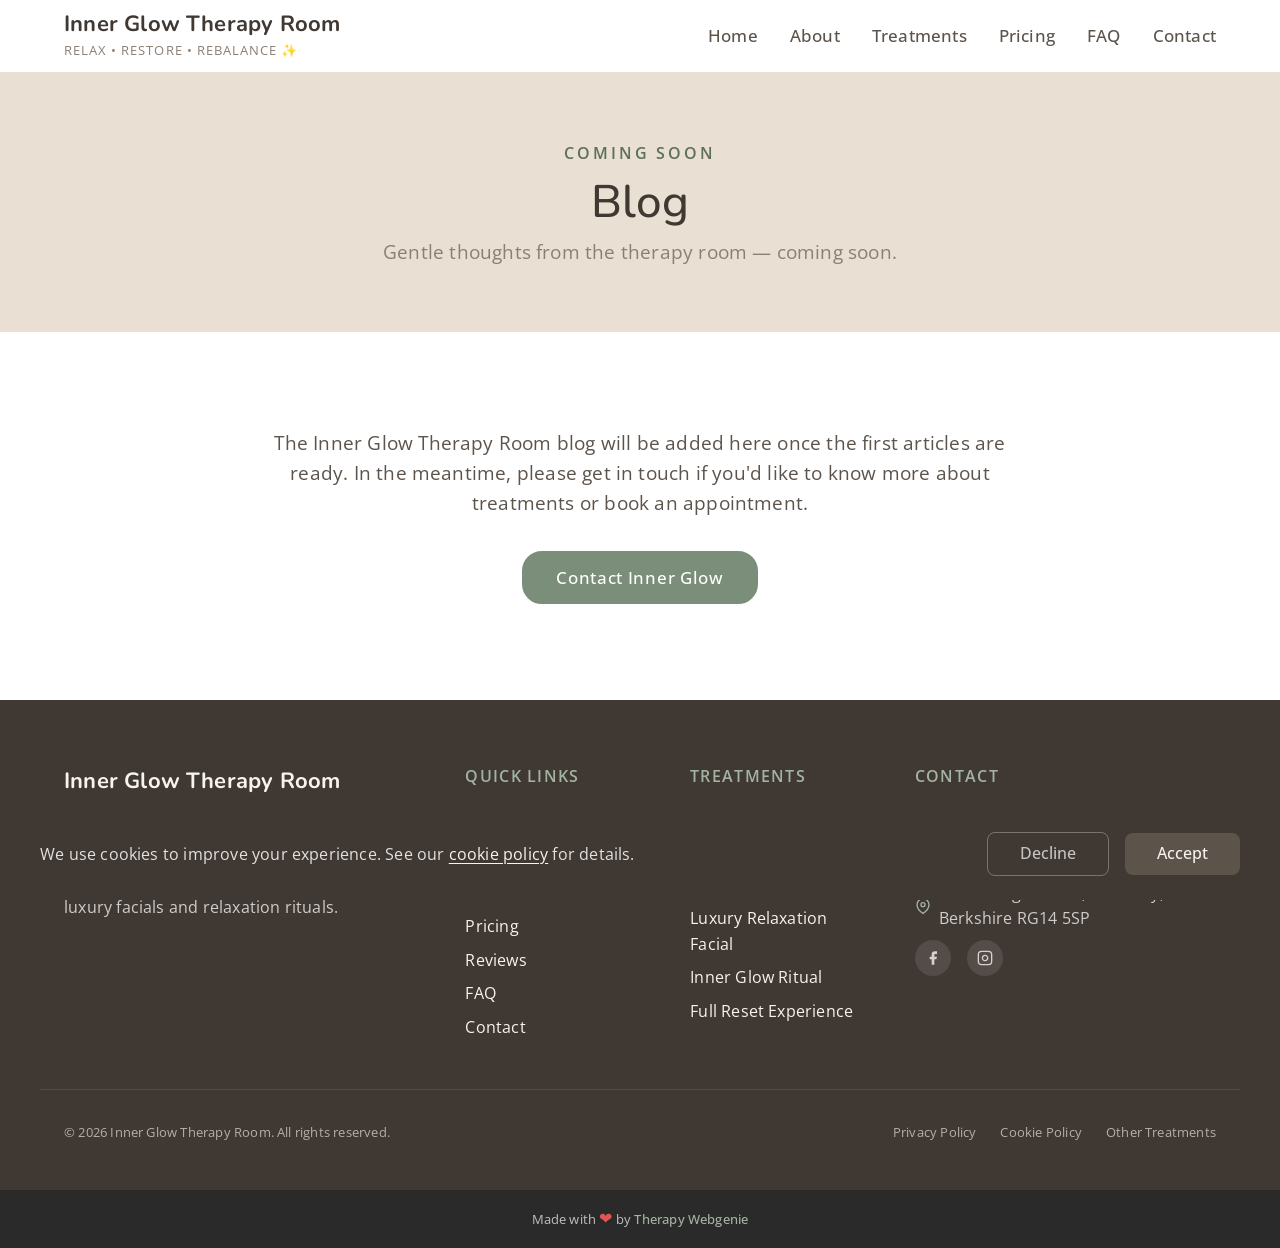
<file: blog.html>
<!DOCTYPE html>
<html lang="en">
<head>
  <meta charset="UTF-8">
  <meta name="viewport" content="width=device-width, initial-scale=1.0">
  <meta name="description" content="Inner Glow Therapy Room blog — gentle thoughts on self-care, wellbeing and the women-only wellness practice in Newbury.">
  <meta name="robots" content="max-image-preview:large">
  <title>Blog — Inner Glow Therapy Room, Newbury</title>
  <link rel="canonical" href="https://www.innerglowtherapyroom.co.uk/blog.html">
  <meta property="og:type" content="website">
  <meta property="og:url" content="https://www.innerglowtherapyroom.co.uk/blog.html">
  <meta property="og:title" content="Blog — Inner Glow Therapy Room, Newbury">
  <meta property="og:description" content="Gentle thoughts on self-care, wellbeing and the women-only wellness practice in Newbury.">
  <link rel="preconnect" href="https://fonts.googleapis.com">
  <link rel="preconnect" href="https://fonts.gstatic.com" crossorigin>
  <link rel="icon" href="images/favicon.png" type="image/png" sizes="96x96">
  <link rel="apple-touch-icon" href="images/apple-touch-icon.png">
  <link rel="stylesheet" href="css/base.css?v=176">
  <link rel="stylesheet" href="css/components.css?v=176">
  <link rel="stylesheet" href="css/theme.css?v=176">
  <!-- PROFILE:schema -->
    <script type="application/ld+json">
    {
    "@context": "https://schema.org",
    "@type": "LocalBusiness",
    "url": "https://www.innerglowtherapyroom.co.uk",
    "email": "hello@innerglowtherapyroom.co.uk",
    "sameAs": [
        "https://www.facebook.com/innerglowtherapyroom",
        "https://www.instagram.com/innerglowtherapyroom"
    ]
}
    </script>
<!-- /PROFILE:schema -->
<!-- BEACON -->
<script>(function(){try{var u="https:\/\/editmy.site\/api\/hit\/13";var d=JSON.stringify({p:location.pathname,r:document.referrer});if(navigator.sendBeacon){navigator.sendBeacon(u,d);}else{fetch(u,{method:"POST",keepalive:true,body:d});}}catch(e){}})();</script>
<!-- /BEACON -->
</head>
<body>
  <a href="#main" class="skip-link">Skip to main content</a>
  <!-- SECTION: nav -->
  <nav class="nav" role="navigation" aria-label="Main navigation">
    <div class="container nav__inner">
      <a href="./" class="nav__brand">
        <!-- PROFILE:logo --><!-- /PROFILE:logo -->
        <span class="nav__name"><!-- PROFILE:site_title -->Inner Glow Therapy Room<!-- /PROFILE:site_title --></span>
        <span class="nav__title"><!-- PROFILE:site_slogan -->Relax • Restore • Rebalance ✨<!-- /PROFILE:site_slogan --></span>
      </a>
      <div class="nav__links">
        <a href="./" class="nav__link">Home</a>
        <a href="about.html" class="nav__link">About</a>
        <a href="treatments.html" class="nav__link">Treatments</a>
        <a href="pricing.html" class="nav__link">Pricing</a>
        <a href="faq.html" class="nav__link">FAQ</a>
        <a href="contact.html" class="nav__link">Contact</a>
      </div>
      <button class="nav__toggle" aria-label="Toggle menu" aria-expanded="false" aria-controls="mobile-menu">
        <span class="nav__toggle-bar"></span>
        <span class="nav__toggle-bar"></span>
        <span class="nav__toggle-bar"></span>
      </button>
    </div>
    <div class="nav__mobile" id="mobile-menu" role="menu">
      <a href="./" class="nav__link" role="menuitem">Home</a>
      <a href="about.html" class="nav__link" role="menuitem">About</a>
      <a href="treatments.html" class="nav__link" role="menuitem">Treatments</a>
      <a href="pricing.html" class="nav__link" role="menuitem">Pricing</a>
      <a href="faq.html" class="nav__link" role="menuitem">FAQ</a>
      <a href="contact.html" class="nav__link" role="menuitem">Contact</a>
    </div>
  </nav>
  <!-- /SECTION: nav -->
  <!-- Compact scroll header -->
  <div class="nav-scroll" aria-hidden="true">
    <div class="container nav-scroll__inner">
      <div class="nav-scroll__brand">
        <span class="nav-scroll__name"><!-- PROFILE:site_title -->Inner Glow Therapy Room<!-- /PROFILE:site_title --></span>
        <span class="nav-scroll__title"><!-- PROFILE:site_slogan -->Relax • Restore • Rebalance ✨<!-- /PROFILE:site_slogan --></span>
      </div>
      <div class="nav-scroll__right">
        <a href="tel:07919162706" class="nav-scroll__phone">
          <svg xmlns="http://www.w3.org/2000/svg" viewBox="0 0 24 24" fill="none" stroke="currentColor" stroke-width="2" stroke-linecap="round" stroke-linejoin="round"><path d="M22 16.92v3a2 2 0 0 1-2.18 2 19.79 19.79 0 0 1-8.63-3.07 19.5 19.5 0 0 1-6-6 19.79 19.79 0 0 1-3.07-8.67A2 2 0 0 1 4.11 2h3a2 2 0 0 1 2 1.72c.127.96.361 1.903.7 2.81a2 2 0 0 1-.45 2.11L8.09 9.91a16 16 0 0 0 6 6l1.27-1.27a2 2 0 0 1 2.11-.45c.907.339 1.85.573 2.81.7A2 2 0 0 1 22 16.92z"></path></svg>
          07919 162706
        </a>
        <a href="tel:07919162706" class="nav-scroll__phone-icon" aria-label="Call Inner Glow Therapy Room">
          <svg xmlns="http://www.w3.org/2000/svg" viewBox="0 0 24 24" fill="none" stroke="currentColor" stroke-width="2" stroke-linecap="round" stroke-linejoin="round"><path d="M22 16.92v3a2 2 0 0 1-2.18 2 19.79 19.79 0 0 1-8.63-3.07 19.5 19.5 0 0 1-6-6 19.79 19.79 0 0 1-3.07-8.67A2 2 0 0 1 4.11 2h3a2 2 0 0 1 2 1.72c.127.96.361 1.903.7 2.81a2 2 0 0 1-.45 2.11L8.09 9.91a16 16 0 0 0 6 6l1.27-1.27a2 2 0 0 1 2.11-.45c.907.339 1.85.573 2.81.7A2 2 0 0 1 22 16.92z"></path></svg>
        </a>
        <button class="nav-scroll__toggle" aria-label="Toggle menu">
          <span class="nav-scroll__toggle-bar"></span>
          <span class="nav-scroll__toggle-bar"></span>
          <span class="nav-scroll__toggle-bar"></span>
        </button>
      </div>
    </div>
  </div>
  <main id="main">
    <!-- SECTION: page-header -->
    <section class="page-header">
      <div class="container">
        <span class="section-label">Coming Soon</span>
        <h1>Blog</h1>
        <p class="page-header__subtitle">Gentle thoughts from the therapy room — coming soon.</p>
      </div>
    </section>
    <!-- /SECTION: page-header -->
    <!-- SECTION: blog-listing -->
    <section class="section">
      <div class="container container--narrow text-center">
        <p>The Inner Glow Therapy Room blog will be added here once the first articles are ready. In the meantime, please get in touch if you'd like to know more about treatments or book an appointment.</p>
        <p style="margin-top: var(--space-xl);"><a href="contact.html" class="btn btn--primary">Contact Inner Glow</a></p>
      </div>
    </section>
    <!-- /SECTION: blog-listing -->
  </main>
  <!-- SECTION: footer -->
  <footer class="footer">
    <div class="container footer__inner">
      <div class="footer__brand">
        <p class="footer__brand-name">Inner Glow Therapy Room</p>
        <p class="footer__brand-text">Relax • Restore • Rebalance ✨ — A peaceful women-only wellness space in Newbury for holistic massage, luxury facials and relaxation rituals.</p>
      </div>
      <div class="footer__col">
        <p class="footer__heading">Quick Links</p>
        <div class="footer__links">
          <a href="./" class="footer__link">Home</a>
          <a href="about.html" class="footer__link">About</a>
          <a href="treatments.html" class="footer__link">Treatments</a>
          <a href="pricing.html" class="footer__link">Pricing</a>
          <a href="reviews.html" class="footer__link">Reviews</a>
          <a href="faq.html" class="footer__link">FAQ</a>
          <a href="contact.html" class="footer__link">Contact</a>
        </div>
      </div>
      <div class="footer__col">
        <p class="footer__heading">Treatments</p>
        <div class="footer__links">
          <a href="treatments.html#service-massage" class="footer__link">Tailored Holistic Massage</a>
          <a href="treatments.html#service-massage" class="footer__link">Hot Stone Massage</a>
          <a href="treatments.html#service-facials" class="footer__link">Luxury Relaxation Facial</a>
          <a href="treatments.html#service-wellness" class="footer__link">Inner Glow Ritual</a>
          <a href="treatments.html#service-wellness" class="footer__link">Full Reset Experience</a>
        </div>
      </div>
      <div class="footer__col">
        <p class="footer__heading">Contact</p>
        <div class="footer__contact-item">
          <svg xmlns="http://www.w3.org/2000/svg" viewBox="0 0 24 24" fill="none" stroke="currentColor" stroke-width="2" stroke-linecap="round" stroke-linejoin="round"><path d="M22 16.92v3a2 2 0 0 1-2.18 2 19.79 19.79 0 0 1-8.63-3.07 19.5 19.5 0 0 1-6-6 19.79 19.79 0 0 1-3.07-8.67A2 2 0 0 1 4.11 2h3a2 2 0 0 1 2 1.72 12.84 12.84 0 0 0 .7 2.81 2 2 0 0 1-.45 2.11L8.09 9.91a16 16 0 0 0 6 6l1.27-1.27a2 2 0 0 1 2.11-.45 12.84 12.84 0 0 0 2.81.7A2 2 0 0 1 22 16.92z"></path></svg>
          <span>07919 162706</span>
        </div>
        <div class="footer__contact-item">
          <svg xmlns="http://www.w3.org/2000/svg" viewBox="0 0 24 24" fill="none" stroke="currentColor" stroke-width="2" stroke-linecap="round" stroke-linejoin="round"><path d="M4 4h16c1.1 0 2 .9 2 2v12c0 1.1-.9 2-2 2H4c-1.1 0-2-.9-2-2V6c0-1.1.9-2 2-2z"></path><polyline points="22,6 12,13 2,6"></polyline></svg>
          <a href="mailto:hello@innerglowtherapyroom.co.uk">hello@innerglowtherapyroom.co.uk</a>
        </div>
        <div class="footer__contact-item">
          <svg xmlns="http://www.w3.org/2000/svg" viewBox="0 0 24 24" fill="none" stroke="currentColor" stroke-width="2" stroke-linecap="round" stroke-linejoin="round"><path d="M21 10c0 7-9 13-9 13s-9-6-9-13a9 9 0 0 1 18 0z"></path><circle cx="12" cy="10" r="3"></circle></svg>
          <span>3 Connaught Road, Newbury, Berkshire RG14 5SP</span>
        </div>
        <div class="footer__social">
          <!-- PROFILE:social_facebook --><a href="https://www.facebook.com/innerglowtherapyroom" aria-label="Facebook" target="_blank" rel="noopener noreferrer"><svg viewBox="0 0 24 24" fill="currentColor" aria-hidden="true"><path d="M18 2h-3a5 5 0 0 0-5 5v3H7v4h3v8h4v-8h3l1-4h-4V7a1 1 0 0 1 1-1h3z"/></svg></a><!-- /PROFILE:social_facebook -->
          <!-- PROFILE:social_instagram --><a href="https://www.instagram.com/innerglowtherapyroom" aria-label="Instagram" target="_blank" rel="noopener noreferrer"><svg viewBox="0 0 24 24" fill="none" stroke="currentColor" stroke-width="2" aria-hidden="true"><rect x="2" y="2" width="20" height="20" rx="5" ry="5"/><path d="M16 11.37A4 4 0 1 1 12.63 8 4 4 0 0 1 16 11.37z"/><line x1="17.5" y1="6.5" x2="17.51" y2="6.5"/></svg></a><!-- /PROFILE:social_instagram -->
        </div>
      </div>
    </div>
    <div class="container footer__bottom">
      <p class="footer__copyright">&copy; <script>document.write(new Date().getFullYear())</script> Inner Glow Therapy Room. All rights reserved.</p>
      <div class="footer__legal">
        <a href="privacy.html">Privacy Policy</a>
        <a href="cookies-policy.html">Cookie Policy</a>
        <a href="other-treatments.html">Other Treatments</a>
      </div>
    </div>
  </footer>
  <!-- /SECTION: footer -->
  <div class="site-credit">
    <p>Made with <span class="site-credit__heart" aria-label="love">&#10084;</span> by <a href="https://www.therapywebgenie.com" target="_blank" rel="noopener">Therapy Webgenie</a></p>
  </div>
  <div class="cookie-banner" role="dialog" aria-label="Cookie consent">
    <div class="cookie-banner__inner">
      <p class="cookie-banner__text">We use cookies to improve your experience. See our <a href="cookies-policy.html">cookie policy</a> for details.</p>
      <div class="cookie-banner__buttons"><button class="cookie-banner__accept">Accept</button><button class="cookie-banner__decline">Decline</button></div>
    </div>
  </div>
  <button class="back-to-top" aria-label="Back to top">
    <svg xmlns="http://www.w3.org/2000/svg" viewBox="0 0 24 24" fill="none" stroke="currentColor" stroke-width="2" stroke-linecap="round" stroke-linejoin="round"><polyline points="18 15 12 9 6 15"></polyline></svg>
  </button>
  <script src="js/main.js"></script>
</body>
</html>
</file>
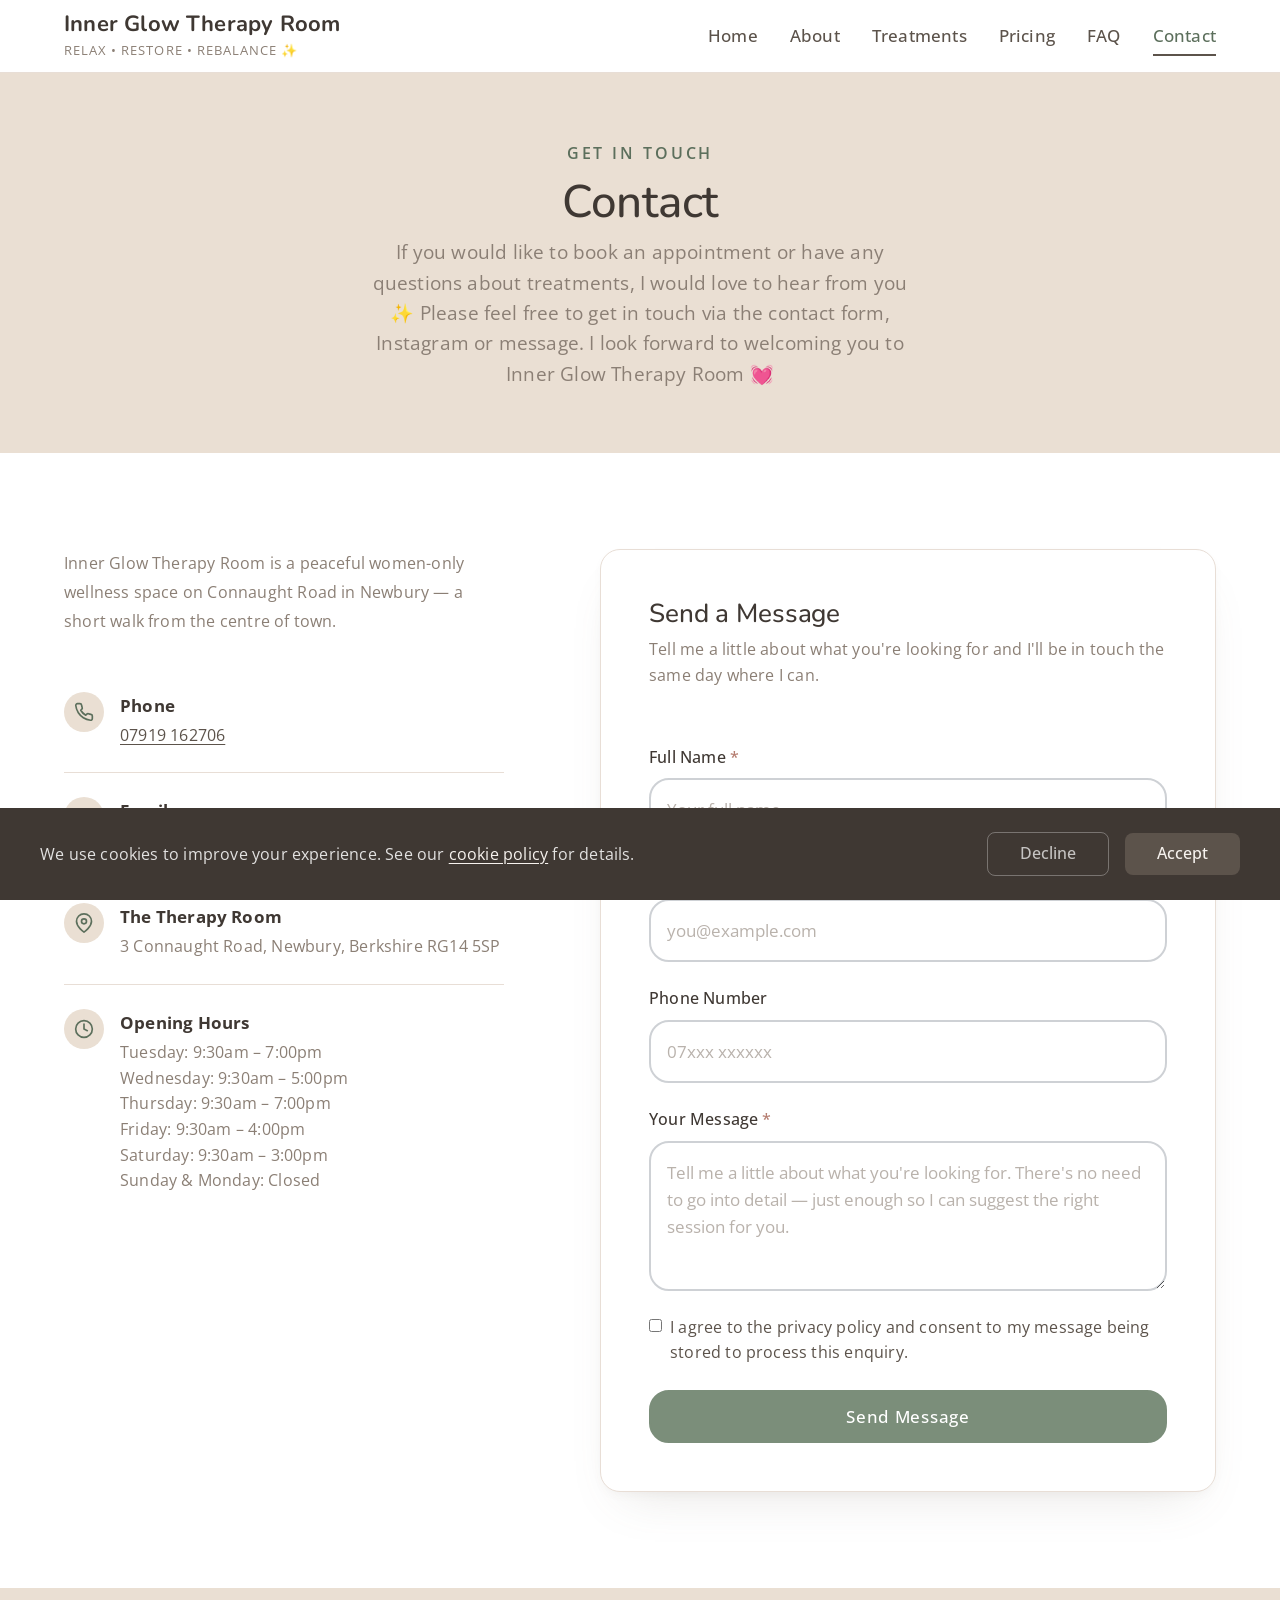
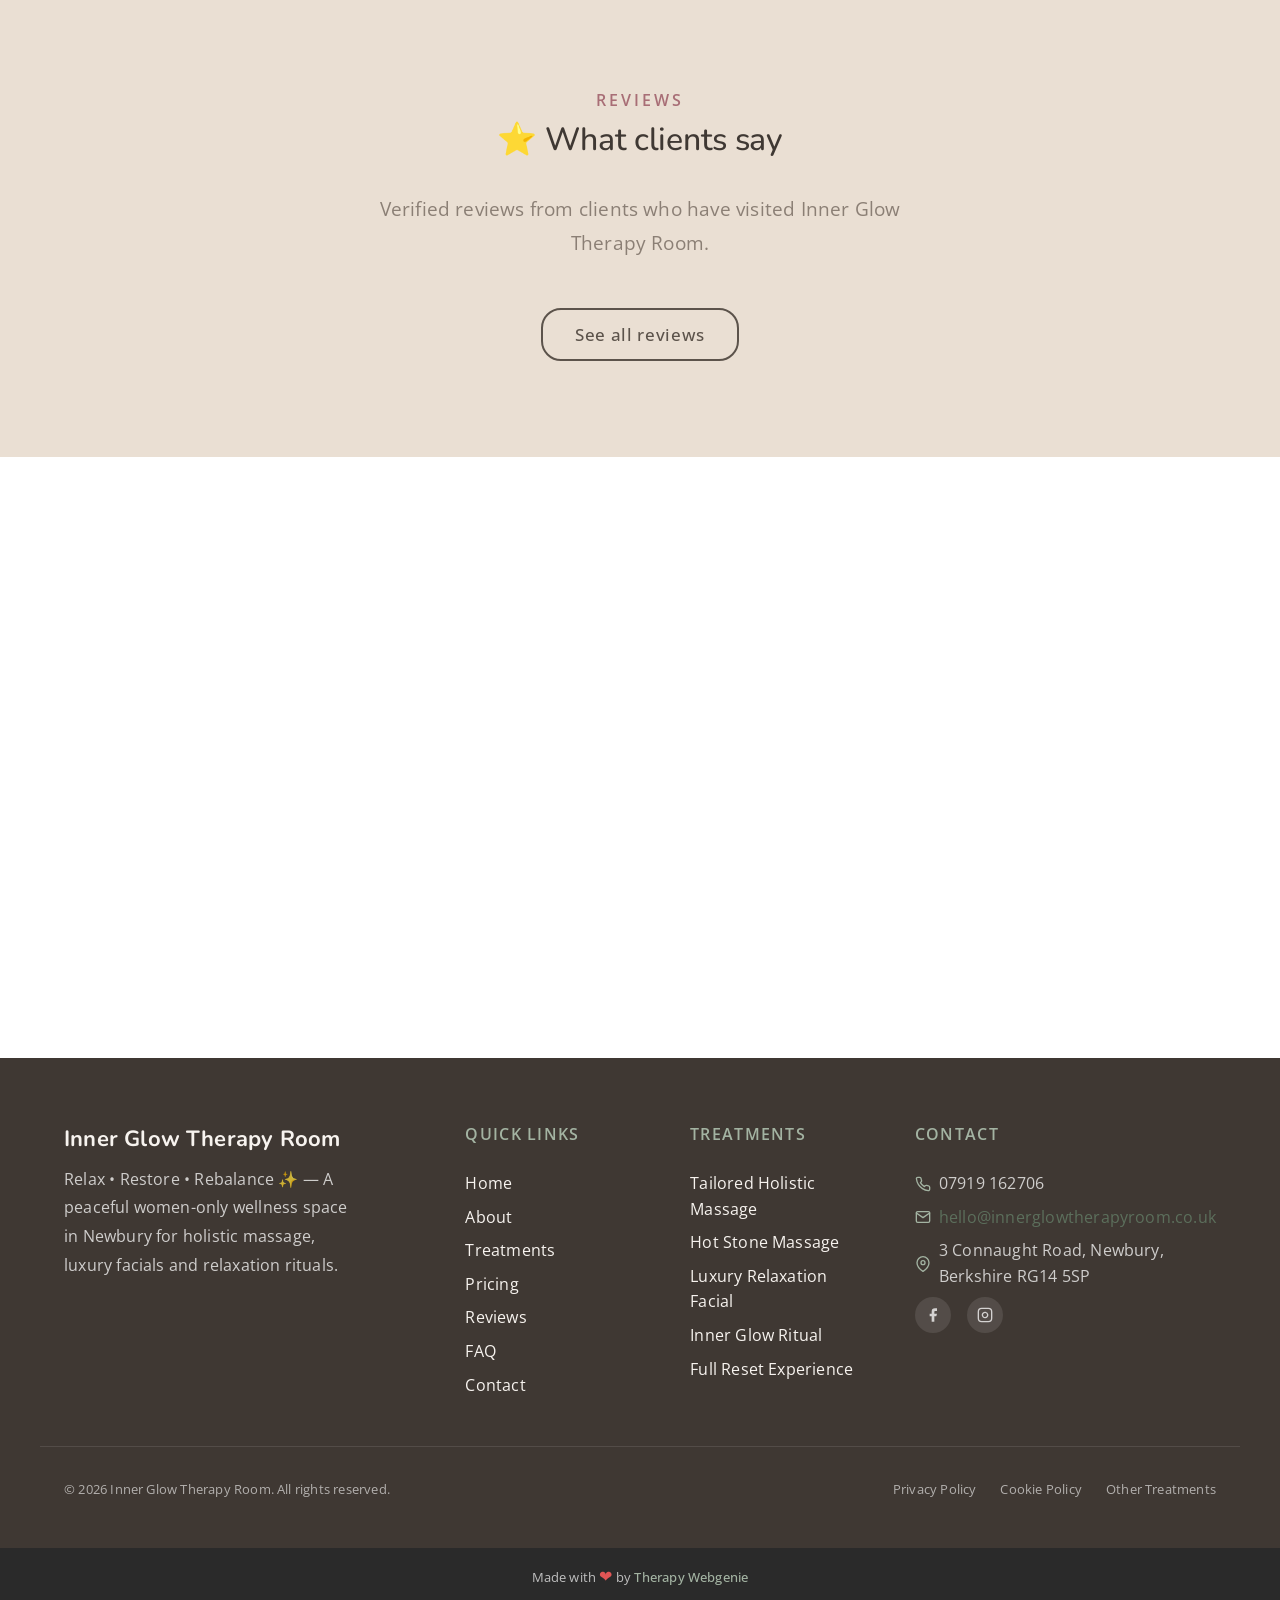
<file: contact.html>
<!DOCTYPE html>
<html lang="en">
<head>
  <meta charset="UTF-8">
  <meta name="viewport" content="width=device-width, initial-scale=1.0">
  <meta name="description" content="Contact Inner Glow Therapy Room, Newbury — book a holistic massage, luxury facial or wellness treatment in the peaceful women-only space on Connaught Road.">
  <meta name="robots" content="max-image-preview:large">
  <meta name="author" content="Inner Glow Therapy Room">
  <title>Contact — Inner Glow Therapy Room, Newbury</title>
  <link rel="canonical" href="https://www.innerglowtherapyroom.co.uk/contact.html">
  <meta property="og:type" content="website">
  <meta property="og:url" content="https://www.innerglowtherapyroom.co.uk/contact.html">
  <meta property="og:title" content="Contact — Inner Glow Therapy Room, Newbury">
  <meta property="og:description" content="Book a holistic massage, luxury facial or wellness treatment at Inner Glow Therapy Room, Newbury.">
  <meta property="og:image" content="https://www.innerglowtherapyroom.co.uk/images/hero.jpg">
  <link rel="preconnect" href="https://fonts.googleapis.com">
  <link rel="preconnect" href="https://fonts.gstatic.com" crossorigin>
  <link rel="icon" href="images/favicon.png" type="image/png" sizes="96x96">
  <link rel="apple-touch-icon" href="images/apple-touch-icon.png">
  <link rel="stylesheet" href="css/base.css?v=176">
  <link rel="stylesheet" href="css/components.css?v=176">
  <link rel="stylesheet" href="css/theme.css?v=176">
  <!-- PROFILE:schema -->
    <script type="application/ld+json">
    {
    "@context": "https://schema.org",
    "@type": "LocalBusiness",
    "url": "https://www.innerglowtherapyroom.co.uk",
    "email": "hello@innerglowtherapyroom.co.uk",
    "sameAs": [
        "https://www.facebook.com/innerglowtherapyroom",
        "https://www.instagram.com/innerglowtherapyroom"
    ]
}
    </script>
<!-- /PROFILE:schema -->
<!-- BEACON -->
<script>(function(){try{var u="https:\/\/editmy.site\/api\/hit\/13";var d=JSON.stringify({p:location.pathname,r:document.referrer});if(navigator.sendBeacon){navigator.sendBeacon(u,d);}else{fetch(u,{method:"POST",keepalive:true,body:d});}}catch(e){}})();</script>
<!-- /BEACON -->
</head>
<body>
  <a href="#main" class="skip-link">Skip to main content</a>
  <!-- SECTION: nav -->
  <nav class="nav" role="navigation" aria-label="Main navigation">
    <div class="container nav__inner">
      <a href="./" class="nav__brand">
        <!-- PROFILE:logo --><!-- /PROFILE:logo -->
        <span class="nav__name"><!-- PROFILE:site_title -->Inner Glow Therapy Room<!-- /PROFILE:site_title --></span>
        <span class="nav__title"><!-- PROFILE:site_slogan -->Relax • Restore • Rebalance ✨<!-- /PROFILE:site_slogan --></span>
      </a>
      <div class="nav__links">
        <a href="./" class="nav__link">Home</a>
        <a href="about.html" class="nav__link">About</a>
        <a href="treatments.html" class="nav__link">Treatments</a>
        <a href="pricing.html" class="nav__link">Pricing</a>
        <a href="faq.html" class="nav__link">FAQ</a>
        <a href="contact.html" class="nav__link nav__link--active">Contact</a>
      </div>
      <button class="nav__toggle" aria-label="Toggle menu" aria-expanded="false" aria-controls="mobile-menu">
        <span class="nav__toggle-bar"></span>
        <span class="nav__toggle-bar"></span>
        <span class="nav__toggle-bar"></span>
      </button>
    </div>
    <div class="nav__mobile" id="mobile-menu" role="menu">
      <a href="./" class="nav__link" role="menuitem">Home</a>
      <a href="about.html" class="nav__link" role="menuitem">About</a>
      <a href="treatments.html" class="nav__link" role="menuitem">Treatments</a>
      <a href="pricing.html" class="nav__link" role="menuitem">Pricing</a>
      <a href="faq.html" class="nav__link" role="menuitem">FAQ</a>
      <a href="contact.html" class="nav__link nav__link--active" role="menuitem">Contact</a>
    </div>
  </nav>
  <!-- /SECTION: nav -->
  <!-- Compact scroll header -->
  <div class="nav-scroll" aria-hidden="true">
    <div class="container nav-scroll__inner">
      <div class="nav-scroll__brand">
        <span class="nav-scroll__name"><!-- PROFILE:site_title -->Inner Glow Therapy Room<!-- /PROFILE:site_title --></span>
        <span class="nav-scroll__title"><!-- PROFILE:site_slogan -->Relax • Restore • Rebalance ✨<!-- /PROFILE:site_slogan --></span>
      </div>
      <div class="nav-scroll__right">
        <a href="tel:07919162706" class="nav-scroll__phone">
          <svg xmlns="http://www.w3.org/2000/svg" viewBox="0 0 24 24" fill="none" stroke="currentColor" stroke-width="2" stroke-linecap="round" stroke-linejoin="round"><path d="M22 16.92v3a2 2 0 0 1-2.18 2 19.79 19.79 0 0 1-8.63-3.07 19.5 19.5 0 0 1-6-6 19.79 19.79 0 0 1-3.07-8.67A2 2 0 0 1 4.11 2h3a2 2 0 0 1 2 1.72c.127.96.361 1.903.7 2.81a2 2 0 0 1-.45 2.11L8.09 9.91a16 16 0 0 0 6 6l1.27-1.27a2 2 0 0 1 2.11-.45c.907.339 1.85.573 2.81.7A2 2 0 0 1 22 16.92z"></path></svg>
          07919 162706
        </a>
        <a href="tel:07919162706" class="nav-scroll__phone-icon" aria-label="Call Inner Glow Therapy Room">
          <svg xmlns="http://www.w3.org/2000/svg" viewBox="0 0 24 24" fill="none" stroke="currentColor" stroke-width="2" stroke-linecap="round" stroke-linejoin="round"><path d="M22 16.92v3a2 2 0 0 1-2.18 2 19.79 19.79 0 0 1-8.63-3.07 19.5 19.5 0 0 1-6-6 19.79 19.79 0 0 1-3.07-8.67A2 2 0 0 1 4.11 2h3a2 2 0 0 1 2 1.72c.127.96.361 1.903.7 2.81a2 2 0 0 1-.45 2.11L8.09 9.91a16 16 0 0 0 6 6l1.27-1.27a2 2 0 0 1 2.11-.45c.907.339 1.85.573 2.81.7A2 2 0 0 1 22 16.92z"></path></svg>
        </a>
        <button class="nav-scroll__toggle" aria-label="Toggle menu">
          <span class="nav-scroll__toggle-bar"></span>
          <span class="nav-scroll__toggle-bar"></span>
          <span class="nav-scroll__toggle-bar"></span>
        </button>
      </div>
    </div>
  </div>
  <main id="main">
    <!-- SECTION: page-header -->
    <section class="page-header">
      <div class="container">
        <span class="section-label">Get in Touch</span>
        <h1>Contact</h1>
        <p>If you would like to book an appointment or have any questions about treatments, I would love to hear from you ✨ Please feel free to get in touch via the contact form, Instagram or message. I look forward to welcoming you to Inner Glow Therapy Room 💓</p>
      </div>
    </section>
    <!-- /SECTION: page-header -->
    <!-- SECTION: contact -->
    <section class="section">
      <div class="container contact-grid">
        <div class="contact-info">
          <p class="contact-info__intro">Inner Glow Therapy Room is a peaceful women-only wellness space on Connaught Road in Newbury — a short walk from the centre of town.</p>
          <div class="contact-info__item">
            <div class="contact-info__icon">
              <svg xmlns="http://www.w3.org/2000/svg" viewBox="0 0 24 24" fill="none" stroke="currentColor" stroke-width="2" stroke-linecap="round" stroke-linejoin="round"><path d="M22 16.92v3a2 2 0 0 1-2.18 2 19.79 19.79 0 0 1-8.63-3.07 19.5 19.5 0 0 1-6-6 19.79 19.79 0 0 1-3.07-8.67A2 2 0 0 1 4.11 2h3a2 2 0 0 1 2 1.72 12.84 12.84 0 0 0 .7 2.81 2 2 0 0 1-.45 2.11L8.09 9.91a16 16 0 0 0 6 6l1.27-1.27a2 2 0 0 1 2.11-.45 12.84 12.84 0 0 0 2.81.7A2 2 0 0 1 22 16.92z"></path></svg>
            </div>
            <div>
              <p class="contact-info__label">Phone</p>
              <p class="contact-info__value"><a href="tel:07919162706">07919 162706</a></p>
            </div>
          </div>
          <div class="contact-info__item">
            <div class="contact-info__icon">
              <svg xmlns="http://www.w3.org/2000/svg" viewBox="0 0 24 24" fill="none" stroke="currentColor" stroke-width="2" stroke-linecap="round" stroke-linejoin="round"><path d="M4 4h16c1.1 0 2 .9 2 2v12c0 1.1-.9 2-2 2H4c-1.1 0-2-.9-2-2V6c0-1.1.9-2 2-2z"></path><polyline points="22,6 12,13 2,6"></polyline></svg>
            </div>
            <div>
              <p class="contact-info__label">Email</p>
              <p class="contact-info__value"><a href="mailto:hello@innerglowtherapyroom.co.uk">hello@innerglowtherapyroom.co.uk</a></p>
            </div>
          </div>
          <div class="contact-info__item">
            <div class="contact-info__icon">
              <svg xmlns="http://www.w3.org/2000/svg" viewBox="0 0 24 24" fill="none" stroke="currentColor" stroke-width="2" stroke-linecap="round" stroke-linejoin="round"><path d="M21 10c0 7-9 13-9 13s-9-6-9-13a9 9 0 0 1 18 0z"></path><circle cx="12" cy="10" r="3"></circle></svg>
            </div>
            <div>
              <p class="contact-info__label">The Therapy Room</p>
              <p class="contact-info__value">3 Connaught Road, Newbury, Berkshire RG14 5SP</p>
            </div>
          </div>
          <div class="contact-info__item">
            <div class="contact-info__icon">
              <svg xmlns="http://www.w3.org/2000/svg" viewBox="0 0 24 24" fill="none" stroke="currentColor" stroke-width="2" stroke-linecap="round" stroke-linejoin="round"><circle cx="12" cy="12" r="10"></circle><polyline points="12 6 12 12 16 14"></polyline></svg>
            </div>
            <div>
              <p class="contact-info__label">Opening Hours</p>
              <p class="contact-info__value">Tuesday: 9:30am &ndash; 7:00pm<br>Wednesday: 9:30am &ndash; 5:00pm<br>Thursday: 9:30am &ndash; 7:00pm<br>Friday: 9:30am &ndash; 4:00pm<br>Saturday: 9:30am &ndash; 3:00pm<br>Sunday &amp; Monday: Closed</p>
            </div>
          </div>
        </div>
        <div class="contact-form-wrap">
          <div class="card contact-form-card">
            <h2>Send a Message</h2>
            <p>Tell me a little about what you're looking for and I'll be in touch the same day where I can.</p>
            <form class="form" action="https://editmy.site/api/form/13" method="POST" data-thank-you="Thank you for your message. We will be in touch soon.">
              <div style="display:none"><input type="text" name="_hp" tabindex="-1" autocomplete="off"></div>
              <input type="hidden" name="_t" value="">
              <input type="hidden" name="_page" value="">
              <div class="form__group">
                <label for="full_name" class="form__label form__label--required">Full Name</label>
                <input type="text" id="full_name" name="full_name" class="form__input" placeholder="Your full name" required autocomplete="name">
              </div>
              <div class="form__group">
                <label for="email_address" class="form__label form__label--required">Email Address</label>
                <input type="email" id="email_address" name="email_address" class="form__input" placeholder="you@example.com" required autocomplete="email">
              </div>
              <div class="form__group">
                <label for="phone_number" class="form__label">Phone Number</label>
                <input type="tel" id="phone_number" name="phone_number" class="form__input" placeholder="07xxx xxxxxx" autocomplete="tel">
              </div>
              <div class="form__group">
                <label for="your_message" class="form__label form__label--required">Your Message</label>
                <textarea id="your_message" name="your_message" class="form__textarea" placeholder="Tell me a little about what you&#039;re looking for. There&#039;s no need to go into detail — just enough so I can suggest the right session for you." required></textarea>
              </div>
              <div class="form__group form__group--checkbox">
                  <input type="checkbox" id="i_agree_to_the_privacy_policy_and_consent_to_my_message_being_stored_to_process_this_enquiry" name="i_agree_to_the_privacy_policy_and_consent_to_my_message_being_stored_to_process_this_enquiry" value="yes" required>
                  <label for="i_agree_to_the_privacy_policy_and_consent_to_my_message_being_stored_to_process_this_enquiry">I agree to the privacy policy and consent to my message being stored to process this enquiry.</label>
              </div>
              <div>
                <button type="submit" class="btn btn--primary" style="width: 100%;">Send Message</button>
              </div>
            </form>
          </div>
        </div>
      </div>
    </section>
    <!-- /SECTION: contact -->
    <!-- SECTION: reviews -->
    <section class="section section--alt">
      <div class="container text-center">
        <span class="section-label">Reviews</span>
        <h2>⭐ What clients say</h2>
        <p class="section-subtitle" style="margin-left: auto; margin-right: auto;">Verified reviews from clients who have visited Inner Glow Therapy Room.</p>
        <div style="margin-top: var(--space-2xl);">
          <script src="https://www.verifiedpractitioner.com/widget-loader.js" data-practitioner="b5d9766b9d2d903109b8fe72cf2fe5d5f544eda7db6e798d1ac1501a0e8c574e" data-widget-style="compact-clear" defer></script><noscript><a href="https://www.verifiedpractitioner.com/reviews/inner-glow-therapy-room/" rel="noopener">Read verified client reviews for Inner Glow Therapy Room</a></noscript>
        </div>
        <div style="margin-top: var(--space-xl);">
          <a href="reviews.html" class="btn btn--secondary">See all reviews</a>
        </div>
      </div>
    </section>
    <!-- /SECTION: reviews -->
    <!-- SECTION: map -->
    <section class="section">
      <div class="container">
        <div class="map-embed" style="border-radius: var(--radius-lg); overflow: hidden;">
          <iframe src="https://www.google.com/maps?q=3+Connaught+Road,+Newbury,+RG14+5SP&output=embed" width="100%" height="400" style="border:0;" allowfullscreen="" loading="lazy" referrerpolicy="no-referrer-when-downgrade" title="Inner Glow Therapy Room location at 3 Connaught Road, Newbury"></iframe>
        </div>
      </div>
    </section>
    <!-- /SECTION: map -->
  </main>
  <!-- SECTION: footer -->
  <footer class="footer">
    <div class="container footer__inner">
      <div class="footer__brand">
        <p class="footer__brand-name">Inner Glow Therapy Room</p>
        <p class="footer__brand-text">Relax • Restore • Rebalance ✨ — A peaceful women-only wellness space in Newbury for holistic massage, luxury facials and relaxation rituals.</p>
      </div>
      <div class="footer__col">
        <p class="footer__heading">Quick Links</p>
        <div class="footer__links">
          <a href="./" class="footer__link">Home</a>
          <a href="about.html" class="footer__link">About</a>
          <a href="treatments.html" class="footer__link">Treatments</a>
          <a href="pricing.html" class="footer__link">Pricing</a>
          <a href="reviews.html" class="footer__link">Reviews</a>
          <a href="faq.html" class="footer__link">FAQ</a>
          <a href="contact.html" class="footer__link">Contact</a>
        </div>
      </div>
      <div class="footer__col">
        <p class="footer__heading">Treatments</p>
        <div class="footer__links">
          <a href="treatments.html#service-massage" class="footer__link">Tailored Holistic Massage</a>
          <a href="treatments.html#service-massage" class="footer__link">Hot Stone Massage</a>
          <a href="treatments.html#service-facials" class="footer__link">Luxury Relaxation Facial</a>
          <a href="treatments.html#service-wellness" class="footer__link">Inner Glow Ritual</a>
          <a href="treatments.html#service-wellness" class="footer__link">Full Reset Experience</a>
        </div>
      </div>
      <div class="footer__col">
        <p class="footer__heading">Contact</p>
        <div class="footer__contact-item">
          <svg xmlns="http://www.w3.org/2000/svg" viewBox="0 0 24 24" fill="none" stroke="currentColor" stroke-width="2" stroke-linecap="round" stroke-linejoin="round"><path d="M22 16.92v3a2 2 0 0 1-2.18 2 19.79 19.79 0 0 1-8.63-3.07 19.5 19.5 0 0 1-6-6 19.79 19.79 0 0 1-3.07-8.67A2 2 0 0 1 4.11 2h3a2 2 0 0 1 2 1.72 12.84 12.84 0 0 0 .7 2.81 2 2 0 0 1-.45 2.11L8.09 9.91a16 16 0 0 0 6 6l1.27-1.27a2 2 0 0 1 2.11-.45 12.84 12.84 0 0 0 2.81.7A2 2 0 0 1 22 16.92z"></path></svg>
          <span>07919 162706</span>
        </div>
        <div class="footer__contact-item">
          <svg xmlns="http://www.w3.org/2000/svg" viewBox="0 0 24 24" fill="none" stroke="currentColor" stroke-width="2" stroke-linecap="round" stroke-linejoin="round"><path d="M4 4h16c1.1 0 2 .9 2 2v12c0 1.1-.9 2-2 2H4c-1.1 0-2-.9-2-2V6c0-1.1.9-2 2-2z"></path><polyline points="22,6 12,13 2,6"></polyline></svg>
          <a href="mailto:hello@innerglowtherapyroom.co.uk">hello@innerglowtherapyroom.co.uk</a>
        </div>
        <div class="footer__contact-item">
          <svg xmlns="http://www.w3.org/2000/svg" viewBox="0 0 24 24" fill="none" stroke="currentColor" stroke-width="2" stroke-linecap="round" stroke-linejoin="round"><path d="M21 10c0 7-9 13-9 13s-9-6-9-13a9 9 0 0 1 18 0z"></path><circle cx="12" cy="10" r="3"></circle></svg>
          <span>3 Connaught Road, Newbury, Berkshire RG14 5SP</span>
        </div>
        <div class="footer__social">
          <!-- PROFILE:social_facebook --><a href="https://www.facebook.com/innerglowtherapyroom" aria-label="Facebook" target="_blank" rel="noopener noreferrer"><svg viewBox="0 0 24 24" fill="currentColor" aria-hidden="true"><path d="M18 2h-3a5 5 0 0 0-5 5v3H7v4h3v8h4v-8h3l1-4h-4V7a1 1 0 0 1 1-1h3z"/></svg></a><!-- /PROFILE:social_facebook -->
          <!-- PROFILE:social_instagram --><a href="https://www.instagram.com/innerglowtherapyroom" aria-label="Instagram" target="_blank" rel="noopener noreferrer"><svg viewBox="0 0 24 24" fill="none" stroke="currentColor" stroke-width="2" aria-hidden="true"><rect x="2" y="2" width="20" height="20" rx="5" ry="5"/><path d="M16 11.37A4 4 0 1 1 12.63 8 4 4 0 0 1 16 11.37z"/><line x1="17.5" y1="6.5" x2="17.51" y2="6.5"/></svg></a><!-- /PROFILE:social_instagram -->
        </div>
      </div>
    </div>
    <div class="container footer__bottom">
      <p class="footer__copyright">&copy; <script>document.write(new Date().getFullYear())</script> Inner Glow Therapy Room. All rights reserved.</p>
      <div class="footer__legal">
        <a href="privacy.html">Privacy Policy</a>
        <a href="cookies-policy.html">Cookie Policy</a>
        <a href="other-treatments.html">Other Treatments</a>
      </div>
    </div>
  </footer>
  <!-- /SECTION: footer -->
  <div class="site-credit">
    <p>Made with <span class="site-credit__heart" aria-label="love">&#10084;</span> by <a href="https://www.therapywebgenie.com" target="_blank" rel="noopener">Therapy Webgenie</a></p>
  </div>
  <div class="cookie-banner" role="dialog" aria-label="Cookie consent">
    <div class="cookie-banner__inner">
      <p class="cookie-banner__text">We use cookies to improve your experience. See our <a href="cookies-policy.html">cookie policy</a> for details.</p>
      <div class="cookie-banner__buttons"><button class="cookie-banner__accept">Accept</button><button class="cookie-banner__decline">Decline</button></div>
    </div>
  </div>
  <button class="back-to-top" aria-label="Back to top">
    <svg xmlns="http://www.w3.org/2000/svg" viewBox="0 0 24 24" fill="none" stroke="currentColor" stroke-width="2" stroke-linecap="round" stroke-linejoin="round"><polyline points="18 15 12 9 6 15"></polyline></svg>
  </button>
  <script src="js/main.js"></script>
</body>
</html>
</file>
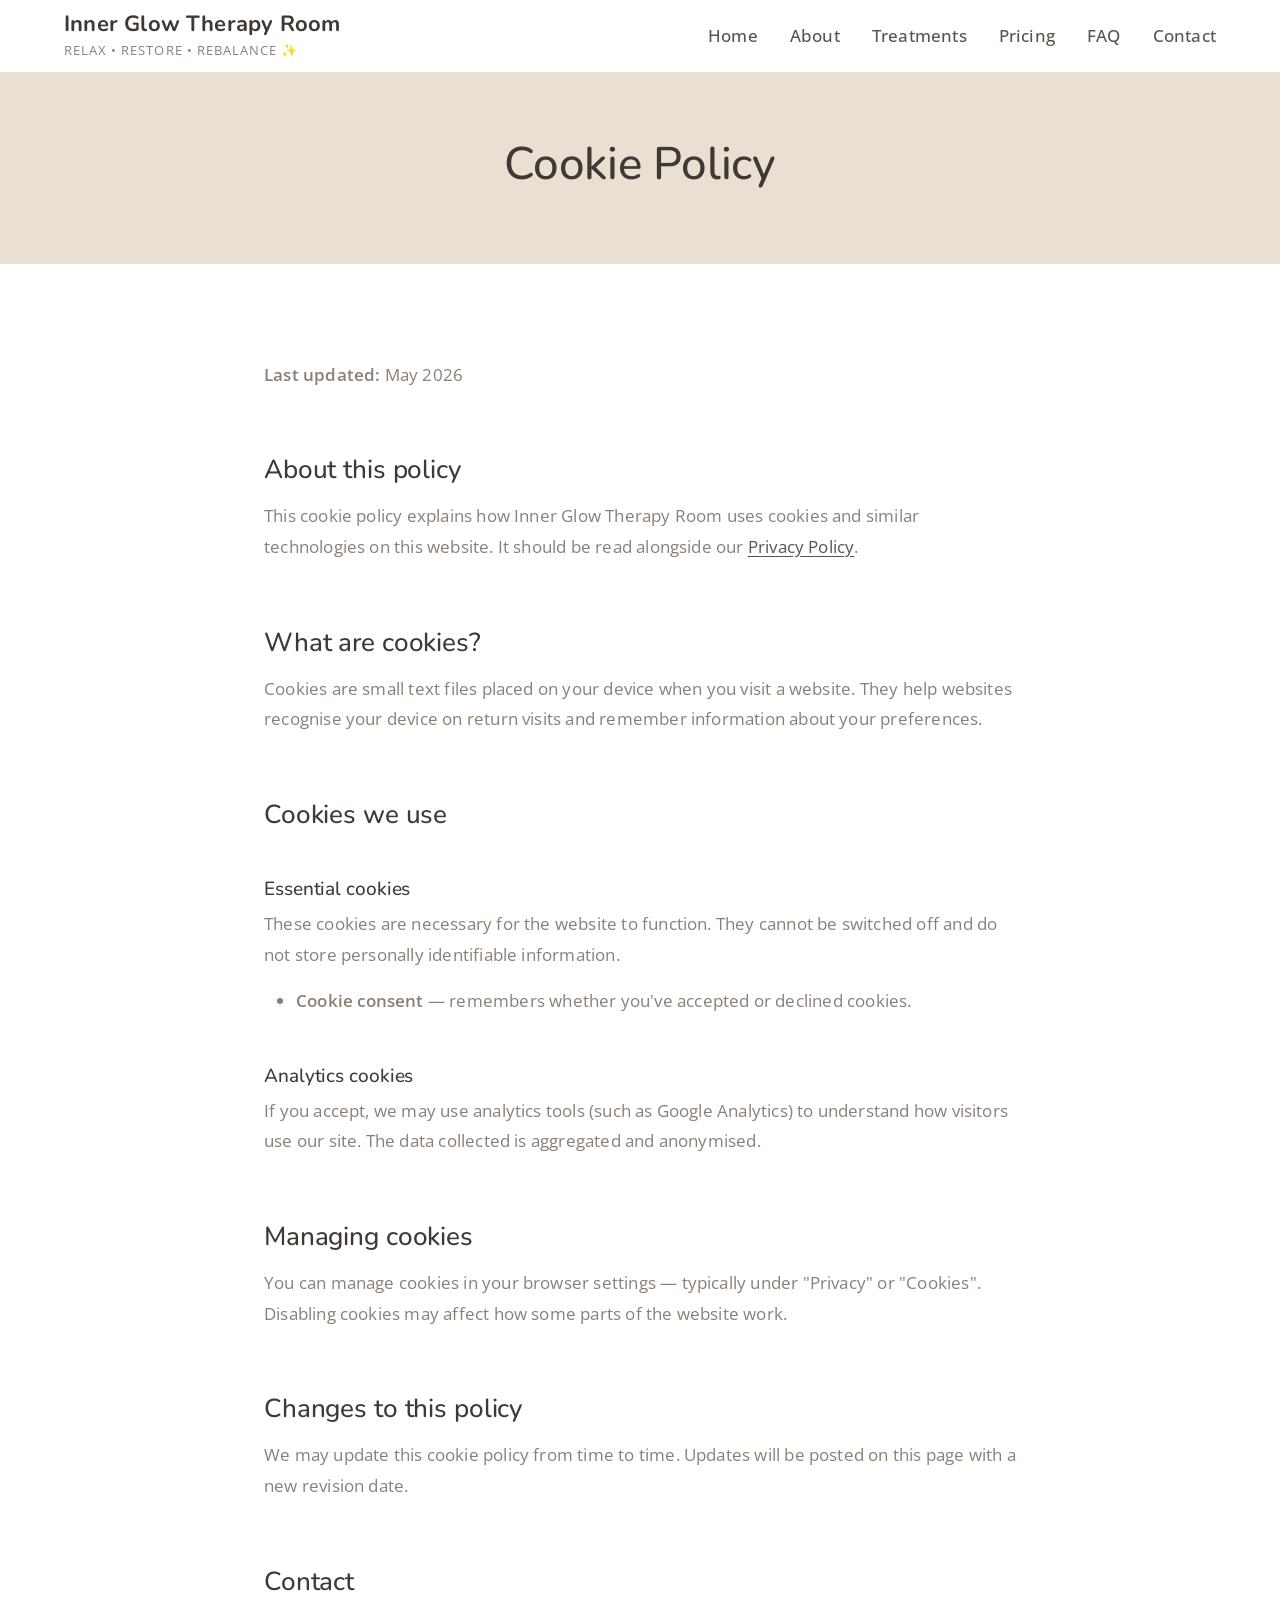
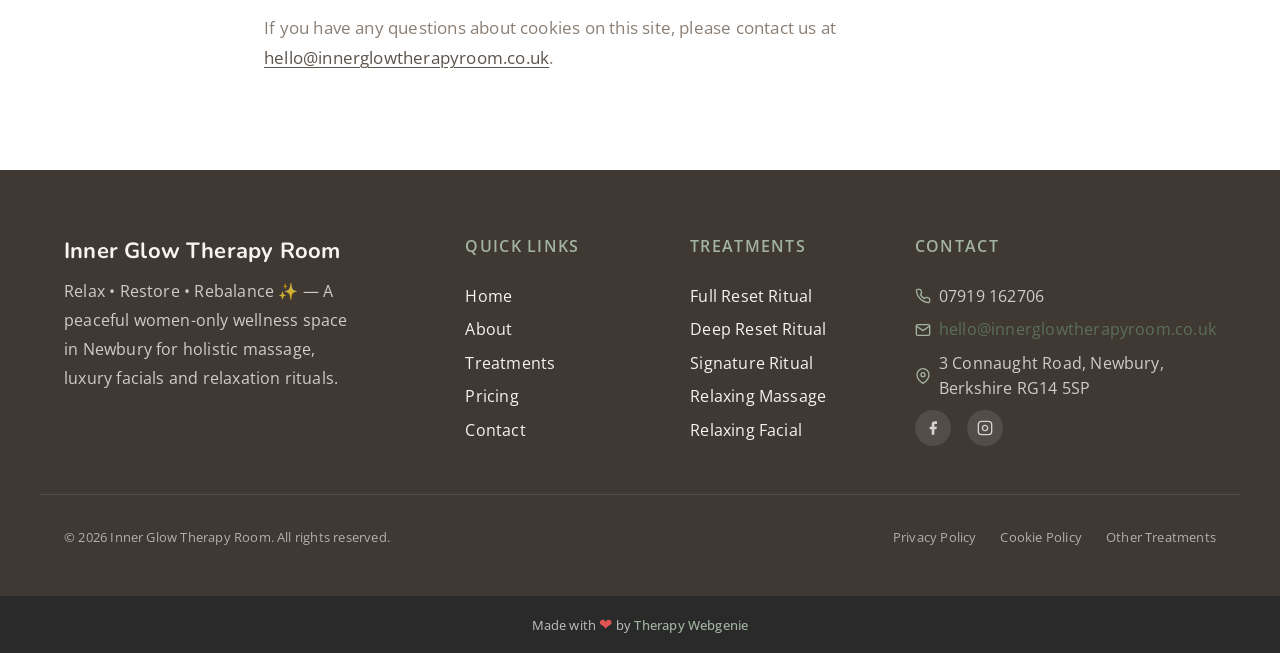
<file: cookies-policy.html>
<!DOCTYPE html>
<html lang="en">
<head>
  <meta charset="UTF-8">
  <meta name="viewport" content="width=device-width, initial-scale=1.0">
  <meta name="description" content="Cookie policy for Inner Glow Therapy Room, Newbury — how we use cookies on this website.">
  <meta name="author" content="Inner Glow Therapy Room">
  <meta name="robots" content="noindex">
  <title>Cookie Policy — Inner Glow Therapy Room, Newbury</title>
  <meta property="og:description" content="Learn how Inner Glow Therapy Room uses cookies and similar technologies on this website.">
  <meta property="og:title" content="Cookie Policy — Inner Glow Therapy Room, Newbury">
  <link rel="canonical" href="https://www.innerglowtherapyroom.co.uk/cookies-policy.html">
  <link rel="preconnect" href="https://fonts.googleapis.com">
  <link rel="preconnect" href="https://fonts.gstatic.com" crossorigin>
  <link rel="icon" href="images/favicon.png" type="image/png" sizes="96x96">
  <link rel="apple-touch-icon" href="images/apple-touch-icon.png">
  <link rel="stylesheet" href="css/base.css?v=176">
  <link rel="stylesheet" href="css/components.css?v=176">
  <link rel="stylesheet" href="css/theme.css?v=176">
<!-- BEACON -->
<script>(function(){try{var u="https:\/\/editmy.site\/api\/hit\/13";var d=JSON.stringify({p:location.pathname,r:document.referrer});if(navigator.sendBeacon){navigator.sendBeacon(u,d);}else{fetch(u,{method:"POST",keepalive:true,body:d});}}catch(e){}})();</script>
<!-- /BEACON -->
</head>
<body>
  <a href="#main" class="skip-link">Skip to main content</a>
  <!-- SECTION: nav -->
  <nav class="nav" role="navigation" aria-label="Main navigation">
    <div class="container nav__inner">
      <a href="./" class="nav__brand">
        <span class="nav__name">Inner Glow Therapy Room</span>
        <span class="nav__title">Relax • Restore • Rebalance ✨</span>
      </a>
      <div class="nav__links">
        <a href="./" class="nav__link">Home</a>
        <a href="about.html" class="nav__link">About</a>
        <a href="treatments.html" class="nav__link">Treatments</a>
        <a href="pricing.html" class="nav__link">Pricing</a>
        <a href="faq.html" class="nav__link">FAQ</a>
        <a href="contact.html" class="nav__link">Contact</a>
      </div>
      <button class="nav__toggle" aria-label="Toggle menu" aria-expanded="false" aria-controls="mobile-menu">
        <span class="nav__toggle-bar"></span>
        <span class="nav__toggle-bar"></span>
        <span class="nav__toggle-bar"></span>
      </button>
    </div>
    <div class="nav__mobile" id="mobile-menu" role="menu">
      <a href="./" class="nav__link" role="menuitem">Home</a>
      <a href="about.html" class="nav__link" role="menuitem">About</a>
      <a href="treatments.html" class="nav__link" role="menuitem">Treatments</a>
      <a href="pricing.html" class="nav__link" role="menuitem">Pricing</a>
      <a href="faq.html" class="nav__link" role="menuitem">FAQ</a>
      <a href="contact.html" class="nav__link" role="menuitem">Contact</a>
    </div>
  </nav>
  <!-- /SECTION: nav -->
  <main id="main">
    <section class="page-header">
      <div class="container">
        <h1>Cookie Policy</h1>
      </div>
    </section>
    <section class="section">
      <div class="container container--narrow">
        <div class="privacy-content legal-content">
          <p><strong>Last updated:</strong> May 2026</p>
          <h2>About this policy</h2>
          <p>This cookie policy explains how Inner Glow Therapy Room uses cookies and similar technologies on this website. It should be read alongside our <a href="privacy.html">Privacy Policy</a>.</p>
          <h2>What are cookies?</h2>
          <p>Cookies are small text files placed on your device when you visit a website. They help websites recognise your device on return visits and remember information about your preferences.</p>
          <h2>Cookies we use</h2>
          <h3>Essential cookies</h3>
          <p>These cookies are necessary for the website to function. They cannot be switched off and do not store personally identifiable information.</p>
          <ul>
            <li><strong>Cookie consent</strong> — remembers whether you've accepted or declined cookies.</li>
          </ul>
          <h3>Analytics cookies</h3>
          <p>If you accept, we may use analytics tools (such as Google Analytics) to understand how visitors use our site. The data collected is aggregated and anonymised.</p>
          <h2>Managing cookies</h2>
          <p>You can manage cookies in your browser settings — typically under "Privacy" or "Cookies". Disabling cookies may affect how some parts of the website work.</p>
          <h2>Changes to this policy</h2>
          <p>We may update this cookie policy from time to time. Updates will be posted on this page with a new revision date.</p>
          <h2>Contact</h2>
          <p>If you have any questions about cookies on this site, please contact us at <a href="mailto:hello@innerglowtherapyroom.co.uk">hello@innerglowtherapyroom.co.uk</a>.</p>
        </div>
      </div>
    </section>
  </main>
  <!-- SECTION: footer -->
  <footer class="footer">
    <div class="container footer__inner">
      <div class="footer__brand">
        <p class="footer__brand-name">Inner Glow Therapy Room</p>
        <p class="footer__brand-text">Relax • Restore • Rebalance ✨ — A peaceful women-only wellness space in Newbury for holistic massage, luxury facials and relaxation rituals.</p>
      </div>
      <div class="footer__col">
        <p class="footer__heading">Quick Links</p>
        <div class="footer__links">
          <a href="./" class="footer__link">Home</a>
          <a href="about.html" class="footer__link">About</a>
          <a href="treatments.html" class="footer__link">Treatments</a>
          <a href="pricing.html" class="footer__link">Pricing</a>
          <a href="contact.html" class="footer__link">Contact</a>
        </div>
      </div>
      <div class="footer__col">
        <p class="footer__heading">Treatments</p>
        <div class="footer__links">
          <a href="treatments.html" class="footer__link">Full Reset Ritual</a>
          <a href="treatments.html" class="footer__link">Deep Reset Ritual</a>
          <a href="treatments.html" class="footer__link">Signature Ritual</a>
          <a href="treatments.html" class="footer__link">Relaxing Massage</a>
          <a href="treatments.html" class="footer__link">Relaxing Facial</a>
        </div>
      </div>
      <div class="footer__col">
        <p class="footer__heading">Contact</p>
        <div class="footer__contact-item">
          <svg xmlns="http://www.w3.org/2000/svg" viewBox="0 0 24 24" fill="none" stroke="currentColor" stroke-width="2" stroke-linecap="round" stroke-linejoin="round"><path d="M22 16.92v3a2 2 0 0 1-2.18 2 19.79 19.79 0 0 1-8.63-3.07 19.5 19.5 0 0 1-6-6 19.79 19.79 0 0 1-3.07-8.67A2 2 0 0 1 4.11 2h3a2 2 0 0 1 2 1.72 12.84 12.84 0 0 0 .7 2.81 2 2 0 0 1-.45 2.11L8.09 9.91a16 16 0 0 0 6 6l1.27-1.27a2 2 0 0 1 2.11-.45 12.84 12.84 0 0 0 2.81.7A2 2 0 0 1 22 16.92z"></path></svg>
          <span>07919 162706</span>
        </div>
        <div class="footer__contact-item">
          <svg xmlns="http://www.w3.org/2000/svg" viewBox="0 0 24 24" fill="none" stroke="currentColor" stroke-width="2" stroke-linecap="round" stroke-linejoin="round"><path d="M4 4h16c1.1 0 2 .9 2 2v12c0 1.1-.9 2-2 2H4c-1.1 0-2-.9-2-2V6c0-1.1.9-2 2-2z"></path><polyline points="22,6 12,13 2,6"></polyline></svg>
          <a href="mailto:hello@innerglowtherapyroom.co.uk">hello@innerglowtherapyroom.co.uk</a>
        </div>
        <div class="footer__contact-item">
          <svg xmlns="http://www.w3.org/2000/svg" viewBox="0 0 24 24" fill="none" stroke="currentColor" stroke-width="2" stroke-linecap="round" stroke-linejoin="round"><path d="M21 10c0 7-9 13-9 13s-9-6-9-13a9 9 0 0 1 18 0z"></path><circle cx="12" cy="10" r="3"></circle></svg>
          <span>3 Connaught Road, Newbury, Berkshire RG14 5SP</span>
        </div>
        <div class="footer__social">
          <!-- PROFILE:social_facebook --><a href="https://www.facebook.com/innerglowtherapyroom" aria-label="Facebook" target="_blank" rel="noopener noreferrer"><svg viewBox="0 0 24 24" fill="currentColor" aria-hidden="true"><path d="M18 2h-3a5 5 0 0 0-5 5v3H7v4h3v8h4v-8h3l1-4h-4V7a1 1 0 0 1 1-1h3z"/></svg></a><!-- /PROFILE:social_facebook -->
          <!-- PROFILE:social_instagram --><a href="https://www.instagram.com/innerglowtherapyroom" aria-label="Instagram" target="_blank" rel="noopener noreferrer"><svg viewBox="0 0 24 24" fill="none" stroke="currentColor" stroke-width="2" aria-hidden="true"><rect x="2" y="2" width="20" height="20" rx="5" ry="5"/><path d="M16 11.37A4 4 0 1 1 12.63 8 4 4 0 0 1 16 11.37z"/><line x1="17.5" y1="6.5" x2="17.51" y2="6.5"/></svg></a><!-- /PROFILE:social_instagram -->
        </div>
      </div>
    </div>
    <div class="container footer__bottom">
      <p class="footer__copyright">&copy; <script>document.write(new Date().getFullYear())</script> Inner Glow Therapy Room. All rights reserved.</p>
      <div class="footer__legal">
        <a href="privacy.html">Privacy Policy</a>
        <a href="cookies-policy.html">Cookie Policy</a>
        <a href="other-treatments.html">Other Treatments</a>
      </div>
    </div>
  </footer>
  <!-- /SECTION: footer -->
  <div class="site-credit">
    <p>Made with <span class="site-credit__heart" aria-label="love">&#10084;</span> by <a href="https://www.therapywebgenie.com" target="_blank" rel="noopener">Therapy Webgenie</a></p>
  </div>
  <button class="back-to-top" aria-label="Back to top">
    <svg xmlns="http://www.w3.org/2000/svg" viewBox="0 0 24 24" fill="none" stroke="currentColor" stroke-width="2" stroke-linecap="round" stroke-linejoin="round"><polyline points="18 15 12 9 6 15"></polyline></svg>
  </button>
  <script src="js/main.js"></script>
</body>
</html>
</file>
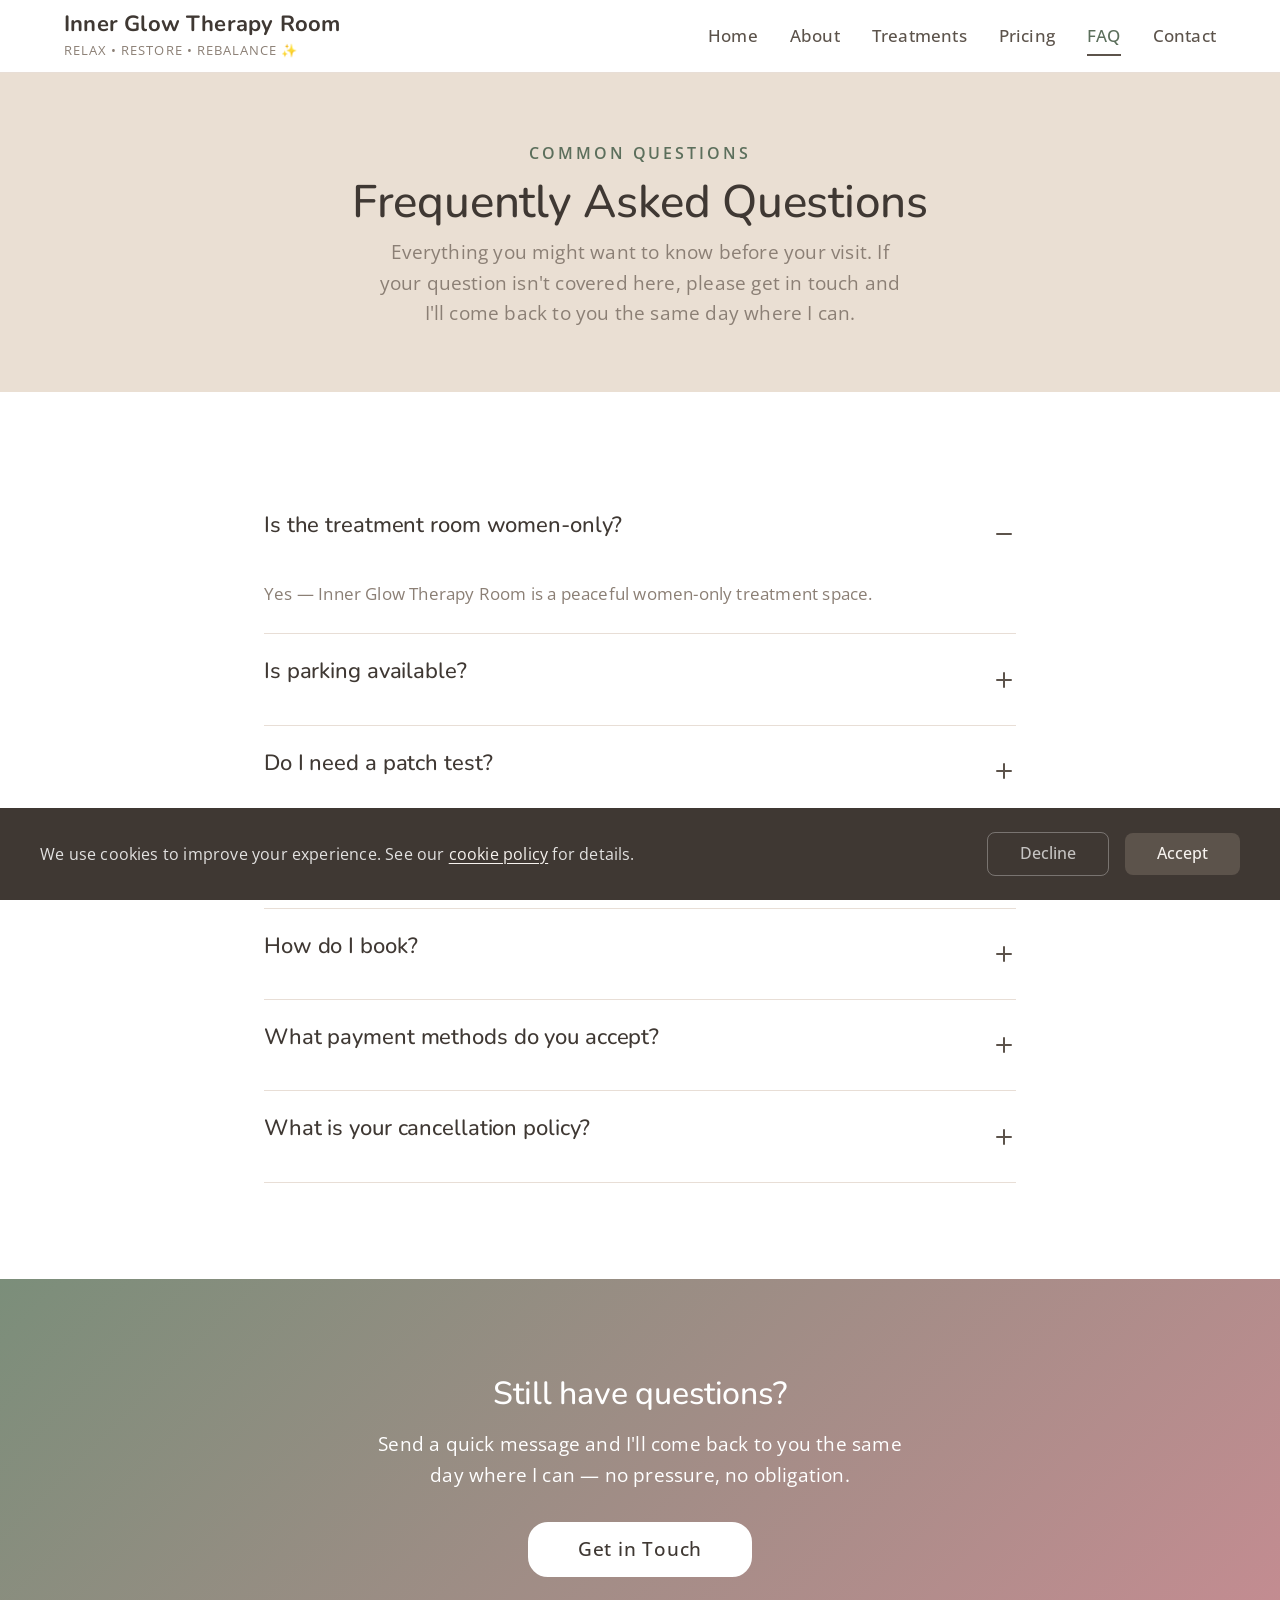
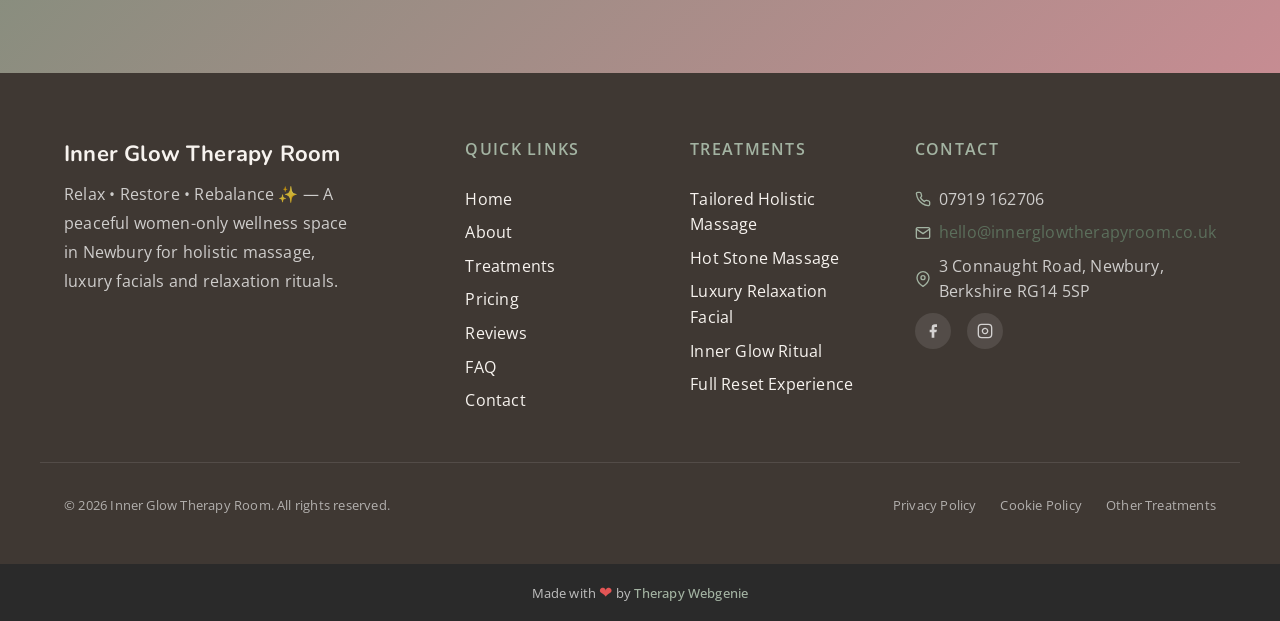
<file: faq.html>
<!DOCTYPE html>
<html lang="en">
<head>
  <meta charset="UTF-8">
  <meta name="viewport" content="width=device-width, initial-scale=1.0">
  <meta name="description" content="Get answers to common questions about visiting Inner Glow Therapy Room — booking, cancellations, parking, what to expect and gift vouchers.">
  <meta name="robots" content="max-image-preview:large">
  <title>FAQ — Inner Glow Therapy Room, Newbury</title>
  <link rel="canonical" href="https://www.innerglowtherapyroom.co.uk/faq.html">
  <meta property="og:type" content="website">
  <meta property="og:url" content="https://www.innerglowtherapyroom.co.uk/faq.html">
  <meta property="og:title" content="FAQ — Inner Glow Therapy Room, Newbury">
  <meta property="og:description" content="Common questions about visiting the therapy room — first visits, cancellations, parking and what to expect.">
  <link rel="preconnect" href="https://fonts.googleapis.com">
  <link rel="preconnect" href="https://fonts.gstatic.com" crossorigin>
  <link rel="icon" href="images/favicon.png" type="image/png" sizes="96x96">
  <link rel="apple-touch-icon" href="images/apple-touch-icon.png">
  <link rel="stylesheet" href="css/base.css?v=176">
  <link rel="stylesheet" href="css/components.css?v=176">
  <link rel="stylesheet" href="css/theme.css?v=176">
  <!-- PROFILE:schema -->
    <script type="application/ld+json">
    {
    "@context": "https://schema.org",
    "@type": "LocalBusiness",
    "url": "https://www.innerglowtherapyroom.co.uk",
    "email": "hello@innerglowtherapyroom.co.uk",
    "sameAs": [
        "https://www.facebook.com/innerglowtherapyroom",
        "https://www.instagram.com/innerglowtherapyroom"
    ]
}
    </script>
<!-- /PROFILE:schema -->
<!-- BEACON -->
<script>(function(){try{var u="https:\/\/editmy.site\/api\/hit\/13";var d=JSON.stringify({p:location.pathname,r:document.referrer});if(navigator.sendBeacon){navigator.sendBeacon(u,d);}else{fetch(u,{method:"POST",keepalive:true,body:d});}}catch(e){}})();</script>
<!-- /BEACON -->
</head>
<body>
  <a href="#main" class="skip-link">Skip to main content</a>
  <!-- SECTION: nav -->
  <nav class="nav" role="navigation" aria-label="Main navigation">
    <div class="container nav__inner">
      <a href="./" class="nav__brand">
        <!-- PROFILE:logo --><!-- /PROFILE:logo -->
        <span class="nav__name"><!-- PROFILE:site_title -->Inner Glow Therapy Room<!-- /PROFILE:site_title --></span>
        <span class="nav__title"><!-- PROFILE:site_slogan -->Relax • Restore • Rebalance ✨<!-- /PROFILE:site_slogan --></span>
      </a>
      <div class="nav__links">
        <a href="./" class="nav__link">Home</a>
        <a href="about.html" class="nav__link">About</a>
        <a href="treatments.html" class="nav__link">Treatments</a>
        <a href="pricing.html" class="nav__link">Pricing</a>
        <a href="faq.html" class="nav__link nav__link--active">FAQ</a>
        <a href="contact.html" class="nav__link">Contact</a>
      </div>
      <button class="nav__toggle" aria-label="Toggle menu" aria-expanded="false" aria-controls="mobile-menu">
        <span class="nav__toggle-bar"></span>
        <span class="nav__toggle-bar"></span>
        <span class="nav__toggle-bar"></span>
      </button>
    </div>
    <div class="nav__mobile" id="mobile-menu" role="menu">
      <a href="./" class="nav__link" role="menuitem">Home</a>
      <a href="about.html" class="nav__link" role="menuitem">About</a>
      <a href="treatments.html" class="nav__link" role="menuitem">Treatments</a>
      <a href="pricing.html" class="nav__link" role="menuitem">Pricing</a>
      <a href="faq.html" class="nav__link nav__link--active" role="menuitem">FAQ</a>
      <a href="contact.html" class="nav__link" role="menuitem">Contact</a>
    </div>
  </nav>
  <!-- /SECTION: nav -->
  <!-- Compact scroll header -->
  <div class="nav-scroll" aria-hidden="true">
    <div class="container nav-scroll__inner">
      <div class="nav-scroll__brand">
        <span class="nav-scroll__name"><!-- PROFILE:site_title -->Inner Glow Therapy Room<!-- /PROFILE:site_title --></span>
        <span class="nav-scroll__title"><!-- PROFILE:site_slogan -->Relax • Restore • Rebalance ✨<!-- /PROFILE:site_slogan --></span>
      </div>
      <div class="nav-scroll__right">
        <a href="tel:07919162706" class="nav-scroll__phone">
          <svg xmlns="http://www.w3.org/2000/svg" viewBox="0 0 24 24" fill="none" stroke="currentColor" stroke-width="2" stroke-linecap="round" stroke-linejoin="round"><path d="M22 16.92v3a2 2 0 0 1-2.18 2 19.79 19.79 0 0 1-8.63-3.07 19.5 19.5 0 0 1-6-6 19.79 19.79 0 0 1-3.07-8.67A2 2 0 0 1 4.11 2h3a2 2 0 0 1 2 1.72c.127.96.361 1.903.7 2.81a2 2 0 0 1-.45 2.11L8.09 9.91a16 16 0 0 0 6 6l1.27-1.27a2 2 0 0 1 2.11-.45c.907.339 1.85.573 2.81.7A2 2 0 0 1 22 16.92z"></path></svg>
          07919 162706
        </a>
        <a href="tel:07919162706" class="nav-scroll__phone-icon" aria-label="Call Inner Glow Therapy Room">
          <svg xmlns="http://www.w3.org/2000/svg" viewBox="0 0 24 24" fill="none" stroke="currentColor" stroke-width="2" stroke-linecap="round" stroke-linejoin="round"><path d="M22 16.92v3a2 2 0 0 1-2.18 2 19.79 19.79 0 0 1-8.63-3.07 19.5 19.5 0 0 1-6-6 19.79 19.79 0 0 1-3.07-8.67A2 2 0 0 1 4.11 2h3a2 2 0 0 1 2 1.72c.127.96.361 1.903.7 2.81a2 2 0 0 1-.45 2.11L8.09 9.91a16 16 0 0 0 6 6l1.27-1.27a2 2 0 0 1 2.11-.45c.907.339 1.85.573 2.81.7A2 2 0 0 1 22 16.92z"></path></svg>
        </a>
        <button class="nav-scroll__toggle" aria-label="Toggle menu">
          <span class="nav-scroll__toggle-bar"></span>
          <span class="nav-scroll__toggle-bar"></span>
          <span class="nav-scroll__toggle-bar"></span>
        </button>
      </div>
    </div>
  </div>
  <main id="main">
    <!-- SECTION: page-header -->
    <section class="page-header">
      <div class="container">
        <span class="section-label">Common Questions</span>
        <h1>Frequently Asked Questions</h1>
        <p>Everything you might want to know before your visit. If your question isn't covered here, please get in touch and I'll come back to you the same day where I can.</p>
      </div>
    </section>
    <!-- /SECTION: page-header -->
    <!-- SECTION: faq -->
    <section class="section">
      <div class="container container--narrow">
        <div class="accordion">
          <div class="accordion__item accordion__item--open">
            <button class="accordion__trigger" aria-expanded="true">
              <h4>Is the treatment room women-only?</h4>
              <svg class="accordion__icon" xmlns="http://www.w3.org/2000/svg" viewBox="0 0 24 24" fill="none" stroke="currentColor" stroke-width="2" stroke-linecap="round" stroke-linejoin="round"><line x1="5" y1="12" x2="19" y2="12"></line><line class="accordion__icon-vertical" x1="12" y1="5" x2="12" y2="19"></line></svg>
            </button>
            <div class="accordion__content">
              <p>Yes — Inner Glow Therapy Room is a peaceful women-only treatment space.</p>
            </div>
          </div>
          <div class="accordion__item">
            <button class="accordion__trigger" aria-expanded="false">
              <h4>Is parking available?</h4>
              <svg class="accordion__icon" xmlns="http://www.w3.org/2000/svg" viewBox="0 0 24 24" fill="none" stroke="currentColor" stroke-width="2" stroke-linecap="round" stroke-linejoin="round"><line x1="5" y1="12" x2="19" y2="12"></line><line class="accordion__icon-vertical" x1="12" y1="5" x2="12" y2="19"></line></svg>
            </button>
            <div class="accordion__content">
              <p>Yes, parking details will be provided when booking your appointment.</p>
            </div>
          </div>
          <div class="accordion__item">
            <button class="accordion__trigger" aria-expanded="false">
              <h4>Do I need a patch test?</h4>
              <svg class="accordion__icon" xmlns="http://www.w3.org/2000/svg" viewBox="0 0 24 24" fill="none" stroke="currentColor" stroke-width="2" stroke-linecap="round" stroke-linejoin="round"><line x1="5" y1="12" x2="19" y2="12"></line><line class="accordion__icon-vertical" x1="12" y1="5" x2="12" y2="19"></line></svg>
            </button>
            <div class="accordion__content">
              <p>Patch tests may be required for certain tinting treatments.</p>
            </div>
          </div>
          <div class="accordion__item">
            <button class="accordion__trigger" aria-expanded="false">
              <h4>What should I wear for my treatment?</h4>
              <svg class="accordion__icon" xmlns="http://www.w3.org/2000/svg" viewBox="0 0 24 24" fill="none" stroke="currentColor" stroke-width="2" stroke-linecap="round" stroke-linejoin="round"><line x1="5" y1="12" x2="19" y2="12"></line><line class="accordion__icon-vertical" x1="12" y1="5" x2="12" y2="19"></line></svg>
            </button>
            <div class="accordion__content">
              <p>You should wear whatever feels comfortable for you. Guidance will be provided before your treatment begins.</p>
            </div>
          </div>
          <div class="accordion__item">
            <button class="accordion__trigger" aria-expanded="false">
              <h4>How do I book?</h4>
              <svg class="accordion__icon" xmlns="http://www.w3.org/2000/svg" viewBox="0 0 24 24" fill="none" stroke="currentColor" stroke-width="2" stroke-linecap="round" stroke-linejoin="round"><line x1="5" y1="12" x2="19" y2="12"></line><line class="accordion__icon-vertical" x1="12" y1="5" x2="12" y2="19"></line></svg>
            </button>
            <div class="accordion__content">
              <p>Appointments can be booked via message, Instagram or the website contact form.</p>
            </div>
          </div>
          <div class="accordion__item">
            <button class="accordion__trigger" aria-expanded="false">
              <h4>What payment methods do you accept?</h4>
              <svg class="accordion__icon" xmlns="http://www.w3.org/2000/svg" viewBox="0 0 24 24" fill="none" stroke="currentColor" stroke-width="2" stroke-linecap="round" stroke-linejoin="round"><line x1="5" y1="12" x2="19" y2="12"></line><line class="accordion__icon-vertical" x1="12" y1="5" x2="12" y2="19"></line></svg>
            </button>
            <div class="accordion__content">
              <p>Payment information can be confirmed when booking.</p>
            </div>
          </div>
          <div class="accordion__item">
            <button class="accordion__trigger" aria-expanded="false">
              <h4>What is your cancellation policy?</h4>
              <svg class="accordion__icon" xmlns="http://www.w3.org/2000/svg" viewBox="0 0 24 24" fill="none" stroke="currentColor" stroke-width="2" stroke-linecap="round" stroke-linejoin="round"><line x1="5" y1="12" x2="19" y2="12"></line><line class="accordion__icon-vertical" x1="12" y1="5" x2="12" y2="19"></line></svg>
            </button>
            <div class="accordion__content">
              <p>Please provide at least 24 hours notice where possible for cancellations or appointment changes.</p>
            </div>
          </div>
        </div>
      </div>
    </section>
    <!-- /SECTION: faq -->
    <!-- SECTION: cta -->
    <section class="section cta-banner">
      <div class="container text-center">
        <h2>Still have questions?</h2>
        <p>Send a quick message and I'll come back to you the same day where I can — no pressure, no obligation.</p>
        <div class="cta-banner__buttons">
          <a href="contact.html" class="btn btn--accent">Get in Touch</a>
        </div>
      </div>
    </section>
    <!-- /SECTION: cta -->
  </main>
  <!-- SECTION: footer -->
  <footer class="footer">
    <div class="container footer__inner">
      <div class="footer__brand">
        <p class="footer__brand-name">Inner Glow Therapy Room</p>
        <p class="footer__brand-text">Relax • Restore • Rebalance ✨ — A peaceful women-only wellness space in Newbury for holistic massage, luxury facials and relaxation rituals.</p>
      </div>
      <div class="footer__col">
        <p class="footer__heading">Quick Links</p>
        <div class="footer__links">
          <a href="./" class="footer__link">Home</a>
          <a href="about.html" class="footer__link">About</a>
          <a href="treatments.html" class="footer__link">Treatments</a>
          <a href="pricing.html" class="footer__link">Pricing</a>
          <a href="reviews.html" class="footer__link">Reviews</a>
          <a href="faq.html" class="footer__link">FAQ</a>
          <a href="contact.html" class="footer__link">Contact</a>
        </div>
      </div>
      <div class="footer__col">
        <p class="footer__heading">Treatments</p>
        <div class="footer__links">
          <a href="treatments.html#service-massage" class="footer__link">Tailored Holistic Massage</a>
          <a href="treatments.html#service-massage" class="footer__link">Hot Stone Massage</a>
          <a href="treatments.html#service-facials" class="footer__link">Luxury Relaxation Facial</a>
          <a href="treatments.html#service-wellness" class="footer__link">Inner Glow Ritual</a>
          <a href="treatments.html#service-wellness" class="footer__link">Full Reset Experience</a>
        </div>
      </div>
      <div class="footer__col">
        <p class="footer__heading">Contact</p>
        <div class="footer__contact-item">
          <svg xmlns="http://www.w3.org/2000/svg" viewBox="0 0 24 24" fill="none" stroke="currentColor" stroke-width="2" stroke-linecap="round" stroke-linejoin="round"><path d="M22 16.92v3a2 2 0 0 1-2.18 2 19.79 19.79 0 0 1-8.63-3.07 19.5 19.5 0 0 1-6-6 19.79 19.79 0 0 1-3.07-8.67A2 2 0 0 1 4.11 2h3a2 2 0 0 1 2 1.72 12.84 12.84 0 0 0 .7 2.81 2 2 0 0 1-.45 2.11L8.09 9.91a16 16 0 0 0 6 6l1.27-1.27a2 2 0 0 1 2.11-.45 12.84 12.84 0 0 0 2.81.7A2 2 0 0 1 22 16.92z"></path></svg>
          <span>07919 162706</span>
        </div>
        <div class="footer__contact-item">
          <svg xmlns="http://www.w3.org/2000/svg" viewBox="0 0 24 24" fill="none" stroke="currentColor" stroke-width="2" stroke-linecap="round" stroke-linejoin="round"><path d="M4 4h16c1.1 0 2 .9 2 2v12c0 1.1-.9 2-2 2H4c-1.1 0-2-.9-2-2V6c0-1.1.9-2 2-2z"></path><polyline points="22,6 12,13 2,6"></polyline></svg>
          <a href="mailto:hello@innerglowtherapyroom.co.uk">hello@innerglowtherapyroom.co.uk</a>
        </div>
        <div class="footer__contact-item">
          <svg xmlns="http://www.w3.org/2000/svg" viewBox="0 0 24 24" fill="none" stroke="currentColor" stroke-width="2" stroke-linecap="round" stroke-linejoin="round"><path d="M21 10c0 7-9 13-9 13s-9-6-9-13a9 9 0 0 1 18 0z"></path><circle cx="12" cy="10" r="3"></circle></svg>
          <span>3 Connaught Road, Newbury, Berkshire RG14 5SP</span>
        </div>
        <div class="footer__social">
          <!-- PROFILE:social_facebook --><a href="https://www.facebook.com/innerglowtherapyroom" aria-label="Facebook" target="_blank" rel="noopener noreferrer"><svg viewBox="0 0 24 24" fill="currentColor" aria-hidden="true"><path d="M18 2h-3a5 5 0 0 0-5 5v3H7v4h3v8h4v-8h3l1-4h-4V7a1 1 0 0 1 1-1h3z"/></svg></a><!-- /PROFILE:social_facebook -->
          <!-- PROFILE:social_instagram --><a href="https://www.instagram.com/innerglowtherapyroom" aria-label="Instagram" target="_blank" rel="noopener noreferrer"><svg viewBox="0 0 24 24" fill="none" stroke="currentColor" stroke-width="2" aria-hidden="true"><rect x="2" y="2" width="20" height="20" rx="5" ry="5"/><path d="M16 11.37A4 4 0 1 1 12.63 8 4 4 0 0 1 16 11.37z"/><line x1="17.5" y1="6.5" x2="17.51" y2="6.5"/></svg></a><!-- /PROFILE:social_instagram -->
        </div>
      </div>
    </div>
    <div class="container footer__bottom">
      <p class="footer__copyright">&copy; <script>document.write(new Date().getFullYear())</script> Inner Glow Therapy Room. All rights reserved.</p>
      <div class="footer__legal">
        <a href="privacy.html">Privacy Policy</a>
        <a href="cookies-policy.html">Cookie Policy</a>
        <a href="other-treatments.html">Other Treatments</a>
      </div>
    </div>
  </footer>
  <!-- /SECTION: footer -->
  <div class="site-credit">
    <p>Made with <span class="site-credit__heart" aria-label="love">&#10084;</span> by <a href="https://www.therapywebgenie.com" target="_blank" rel="noopener">Therapy Webgenie</a></p>
  </div>
  <div class="cookie-banner" role="dialog" aria-label="Cookie consent">
    <div class="cookie-banner__inner">
      <p class="cookie-banner__text">We use cookies to improve your experience. See our <a href="cookies-policy.html">cookie policy</a> for details.</p>
      <div class="cookie-banner__buttons"><button class="cookie-banner__accept">Accept</button><button class="cookie-banner__decline">Decline</button></div>
    </div>
  </div>
  <button class="back-to-top" aria-label="Back to top">
    <svg xmlns="http://www.w3.org/2000/svg" viewBox="0 0 24 24" fill="none" stroke="currentColor" stroke-width="2" stroke-linecap="round" stroke-linejoin="round"><polyline points="18 15 12 9 6 15"></polyline></svg>
  </button>
  <script src="js/main.js"></script>
</body>
</html>
</file>
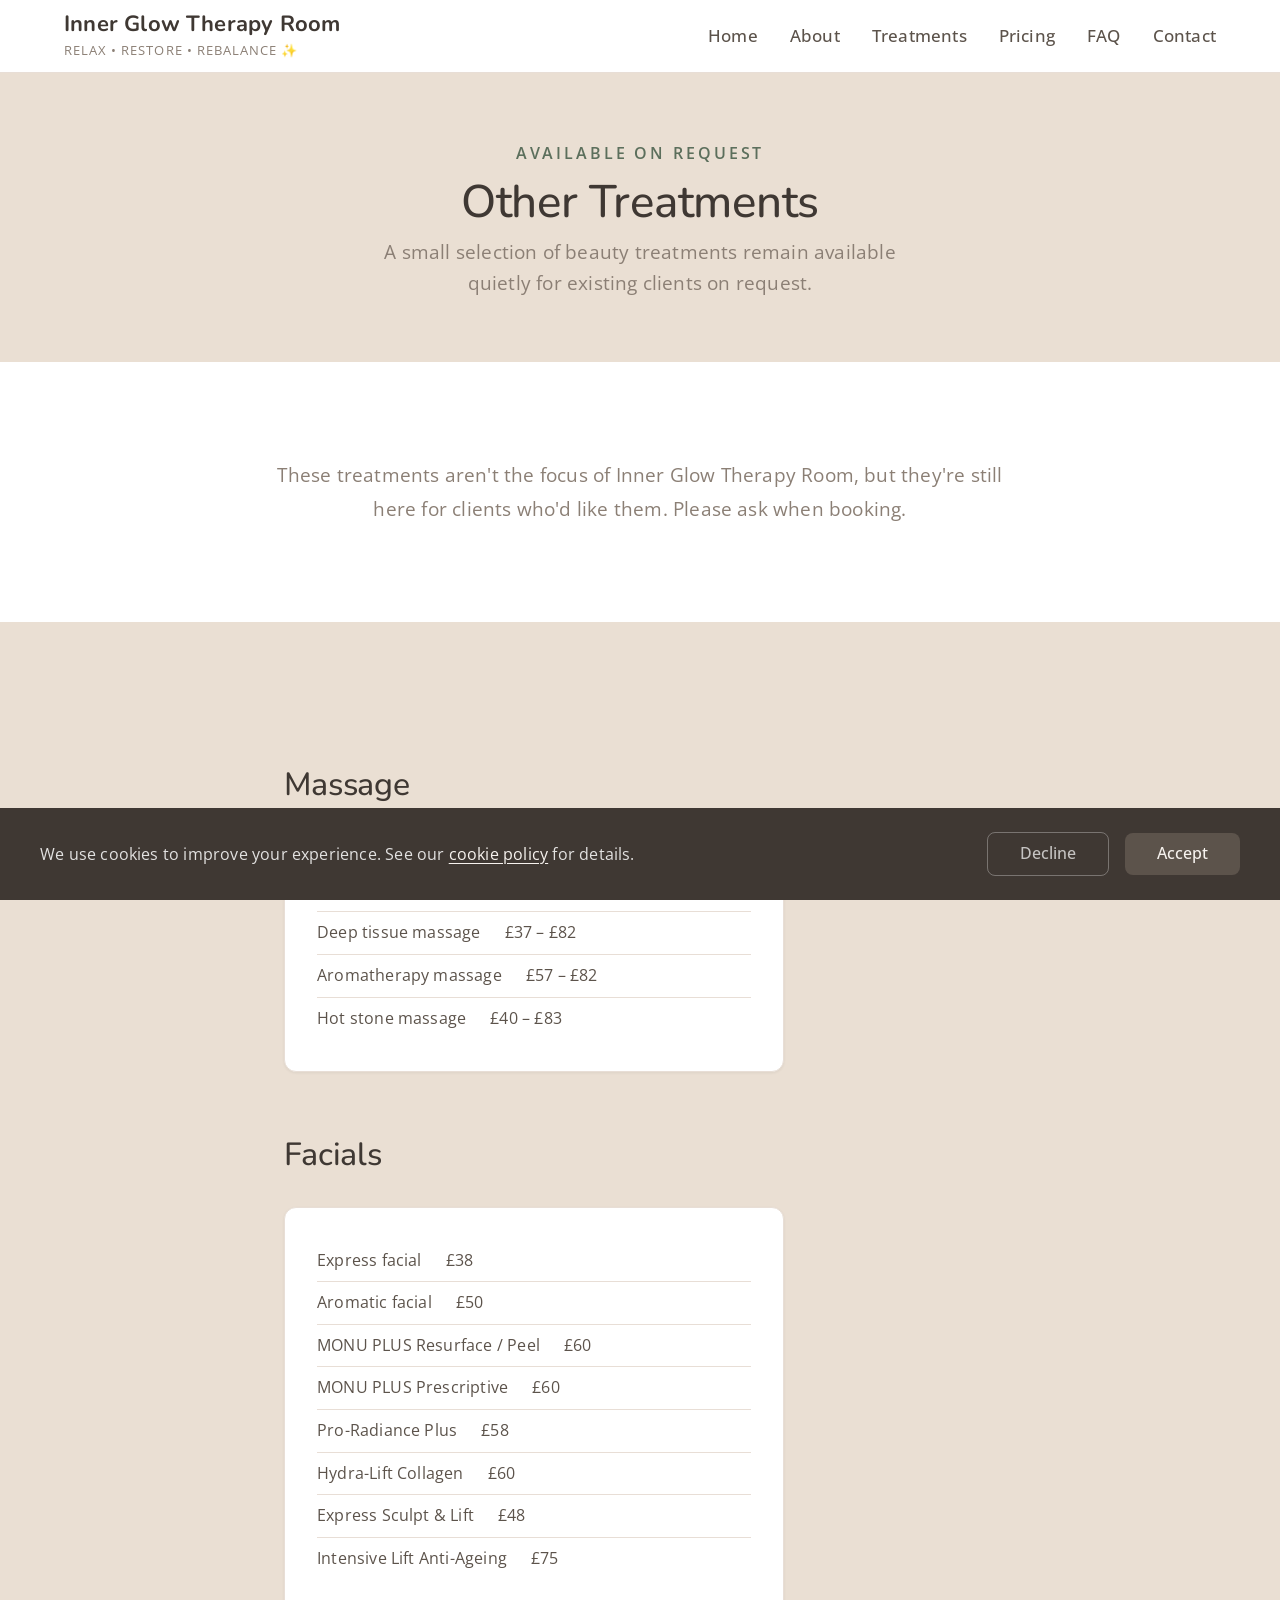
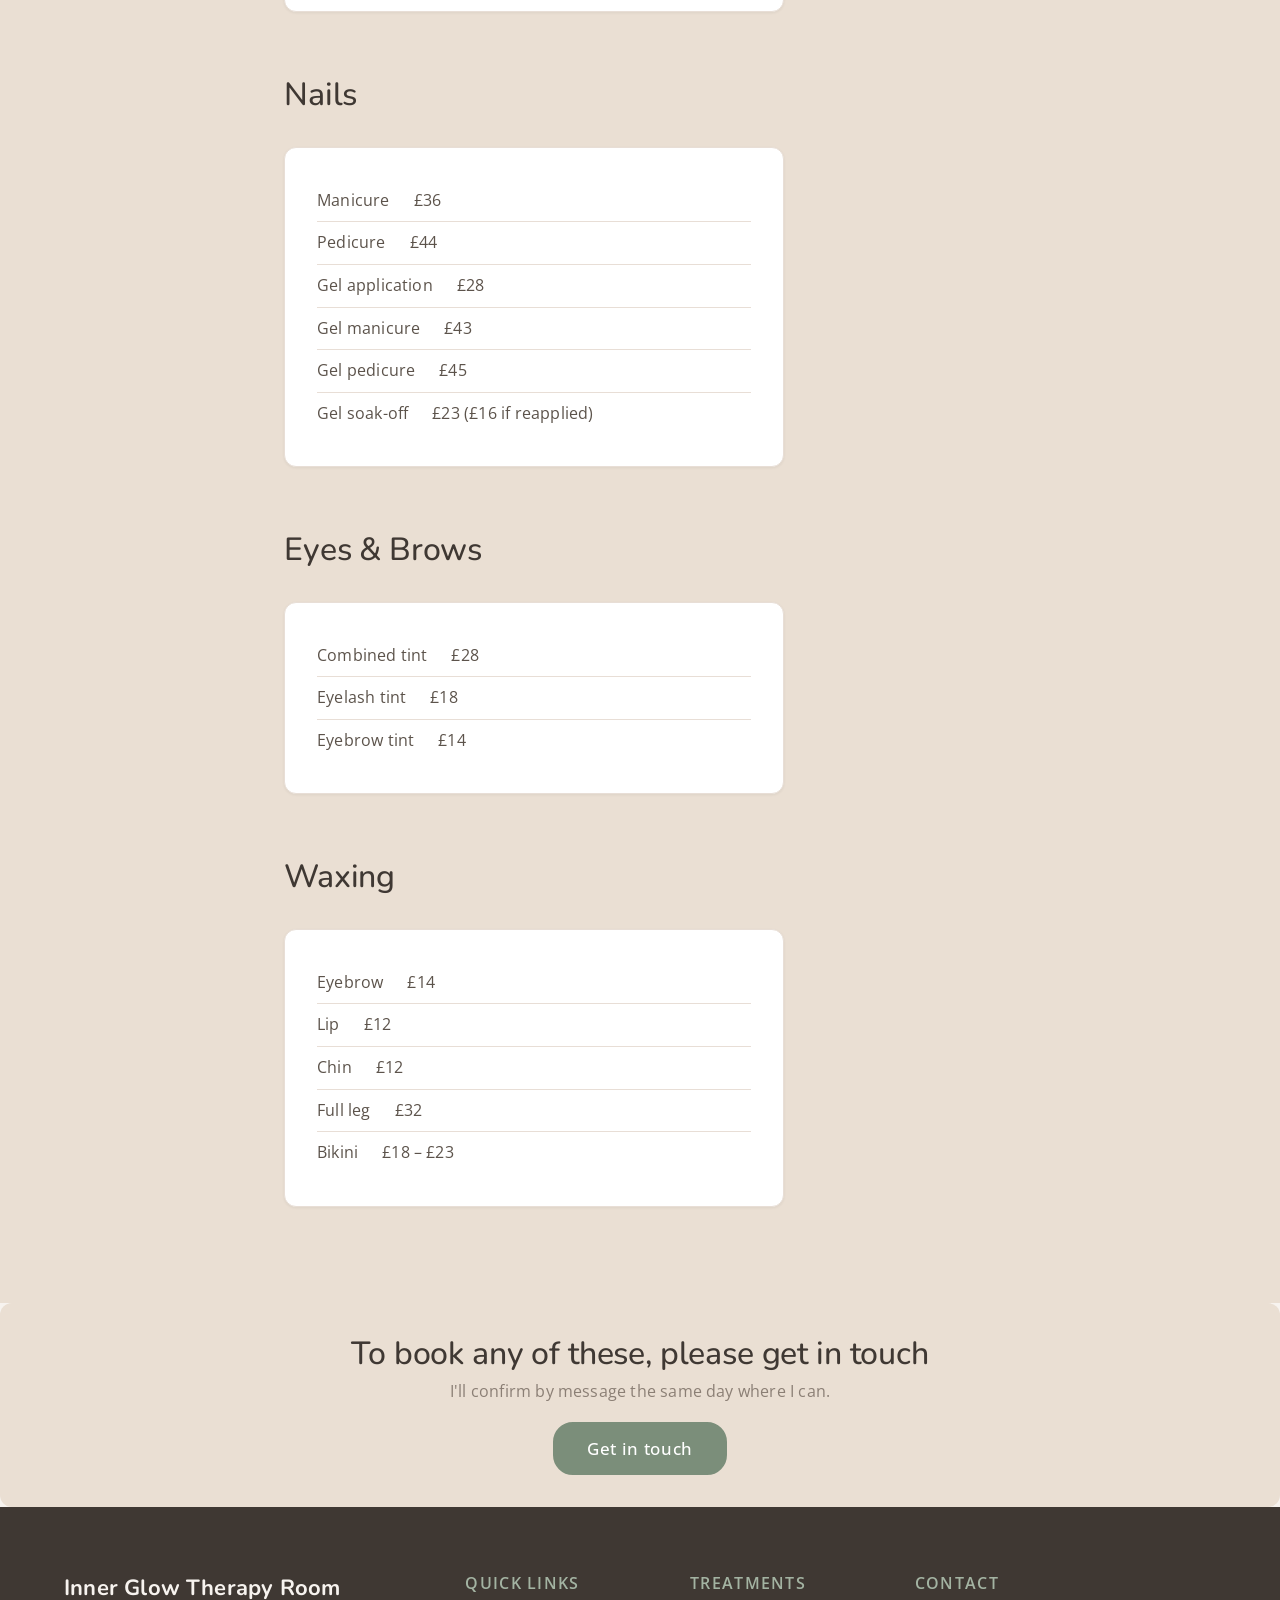
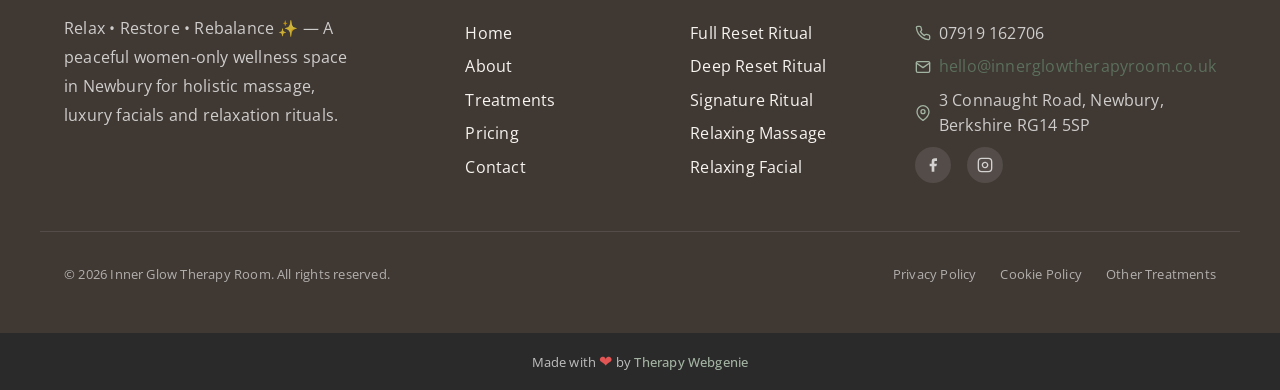
<file: other-treatments.html>
<!DOCTYPE html>
<html lang="en">
<head>
  <meta charset="UTF-8">
  <meta name="viewport" content="width=device-width, initial-scale=1.0">
  <meta name="description" content="A small selection of beauty treatments — waxing, brow tints, gel manicures and more — quietly available to existing clients of Inner Glow Therapy Room, Newbury.">
  <meta name="author" content="Inner Glow Therapy Room">
  <meta name="robots" content="noindex">
  <title>Other Treatments — Inner Glow Therapy Room, Newbury</title>
  <meta property="og:description" content="Beauty treatments available on request for existing clients — waxing, brow tints, gel manicures, massage and facials.">
  <meta property="og:title" content="Other Treatments — Inner Glow Therapy Room, Newbury">
  <link rel="canonical" href="https://www.innerglowtherapyroom.co.uk/other-treatments.html">
  <link rel="preconnect" href="https://fonts.googleapis.com">
  <link rel="preconnect" href="https://fonts.gstatic.com" crossorigin>
  <link rel="icon" href="images/favicon.png" type="image/png" sizes="96x96">
  <link rel="apple-touch-icon" href="images/apple-touch-icon.png">
  <link rel="stylesheet" href="css/base.css?v=176">
  <link rel="stylesheet" href="css/components.css?v=176">
  <link rel="stylesheet" href="css/theme.css?v=176">
<!-- BEACON -->
<script>(function(){try{var u="https:\/\/editmy.site\/api\/hit\/13";var d=JSON.stringify({p:location.pathname,r:document.referrer});if(navigator.sendBeacon){navigator.sendBeacon(u,d);}else{fetch(u,{method:"POST",keepalive:true,body:d});}}catch(e){}})();</script>
<!-- /BEACON -->
</head>
<body>
  <a href="#main" class="skip-link">Skip to main content</a>
  <!-- SECTION: nav -->
  <nav class="nav" role="navigation" aria-label="Main navigation">
    <div class="container nav__inner">
      <a href="./" class="nav__brand">
        <span class="nav__name">Inner Glow Therapy Room</span>
        <span class="nav__title">Relax • Restore • Rebalance ✨</span>
      </a>
      <div class="nav__links">
        <a href="./" class="nav__link">Home</a>
        <a href="about.html" class="nav__link">About</a>
        <a href="treatments.html" class="nav__link">Treatments</a>
        <a href="pricing.html" class="nav__link">Pricing</a>
        <a href="faq.html" class="nav__link">FAQ</a>
        <a href="contact.html" class="nav__link">Contact</a>
      </div>
      <button class="nav__toggle" aria-label="Toggle menu" aria-expanded="false" aria-controls="mobile-menu">
        <span class="nav__toggle-bar"></span>
        <span class="nav__toggle-bar"></span>
        <span class="nav__toggle-bar"></span>
      </button>
    </div>
    <div class="nav__mobile" id="mobile-menu" role="menu">
      <a href="./" class="nav__link" role="menuitem">Home</a>
      <a href="about.html" class="nav__link" role="menuitem">About</a>
      <a href="treatments.html" class="nav__link" role="menuitem">Treatments</a>
      <a href="pricing.html" class="nav__link" role="menuitem">Pricing</a>
      <a href="faq.html" class="nav__link" role="menuitem">FAQ</a>
      <a href="contact.html" class="nav__link" role="menuitem">Contact</a>
    </div>
  </nav>
  <!-- /SECTION: nav -->
  <main id="main">
    <!-- SECTION: page-header -->
    <section class="page-header">
      <div class="container">
        <span class="section-label">Available on Request</span>
        <h1>Other Treatments</h1>
        <p>A small selection of beauty treatments remain available quietly for existing clients on request.</p>
      </div>
    </section>
    <!-- /SECTION: page-header -->
    <!-- SECTION: intro text -->
    <section class="section">
      <div class="container text-block text-block--center">
        <p>These treatments aren't the focus of Inner Glow Therapy Room, but they're still here for clients who'd like them. Please ask when booking.</p>
      </div>
    </section>
    <!-- /SECTION: intro text -->
    <!-- SECTION: details -->
    <section class="section section--alt">
      <div class="container" style="max-width: 760px;">
        <h2 style="margin-top: var(--space-2xl);">Massage</h2>
        <div class="details-table">
          <div class="details-row"><span>Swedish massage</span><span>£36 &ndash; £80</span></div>
          <div class="details-row"><span>Deep tissue massage</span><span>£37 &ndash; £82</span></div>
          <div class="details-row"><span>Aromatherapy massage</span><span>£57 &ndash; £82</span></div>
          <div class="details-row"><span>Hot stone massage</span><span>£40 &ndash; £83</span></div>
        </div>
        <h2 style="margin-top: var(--space-3xl);">Facials</h2>
        <div class="details-table">
          <div class="details-row"><span>Express facial</span><span>£38</span></div>
          <div class="details-row"><span>Aromatic facial</span><span>£50</span></div>
          <div class="details-row"><span>MONU PLUS Resurface / Peel</span><span>£60</span></div>
          <div class="details-row"><span>MONU PLUS Prescriptive</span><span>£60</span></div>
          <div class="details-row"><span>Pro-Radiance Plus</span><span>£58</span></div>
          <div class="details-row"><span>Hydra-Lift Collagen</span><span>£60</span></div>
          <div class="details-row"><span>Express Sculpt &amp; Lift</span><span>£48</span></div>
          <div class="details-row"><span>Intensive Lift Anti-Ageing</span><span>£75</span></div>
        </div>
        <h2 style="margin-top: var(--space-3xl);">Nails</h2>
        <div class="details-table">
          <div class="details-row"><span>Manicure</span><span>£36</span></div>
          <div class="details-row"><span>Pedicure</span><span>£44</span></div>
          <div class="details-row"><span>Gel application</span><span>£28</span></div>
          <div class="details-row"><span>Gel manicure</span><span>£43</span></div>
          <div class="details-row"><span>Gel pedicure</span><span>£45</span></div>
          <div class="details-row"><span>Gel soak-off</span><span>£23 (£16 if reapplied)</span></div>
        </div>
        <h2 style="margin-top: var(--space-3xl);">Eyes &amp; Brows</h2>
        <div class="details-table">
          <div class="details-row"><span>Combined tint</span><span>£28</span></div>
          <div class="details-row"><span>Eyelash tint</span><span>£18</span></div>
          <div class="details-row"><span>Eyebrow tint</span><span>£14</span></div>
        </div>
        <h2 style="margin-top: var(--space-3xl);">Waxing</h2>
        <div class="details-table">
          <div class="details-row"><span>Eyebrow</span><span>£14</span></div>
          <div class="details-row"><span>Lip</span><span>£12</span></div>
          <div class="details-row"><span>Chin</span><span>£12</span></div>
          <div class="details-row"><span>Full leg</span><span>£32</span></div>
          <div class="details-row"><span>Bikini</span><span>£18 &ndash; £23</span></div>
        </div>
      </div>
    </section>
    <!-- /SECTION: details -->
    <!-- SECTION: cta -->
    <section class="section cta-inline">
      <div class="container text-center">
        <h2>To book any of these, please get in touch</h2>
        <p>I'll confirm by message the same day where I can.</p>
        <a href="contact.html" class="btn btn--primary">Get in touch</a>
      </div>
    </section>
    <!-- /SECTION: cta -->
  </main>
  <!-- SECTION: footer -->
  <footer class="footer">
    <div class="container footer__inner">
      <div class="footer__brand">
        <p class="footer__brand-name">Inner Glow Therapy Room</p>
        <p class="footer__brand-text">Relax • Restore • Rebalance ✨ — A peaceful women-only wellness space in Newbury for holistic massage, luxury facials and relaxation rituals.</p>
      </div>
      <div class="footer__col">
        <p class="footer__heading">Quick Links</p>
        <div class="footer__links">
          <a href="./" class="footer__link">Home</a>
          <a href="about.html" class="footer__link">About</a>
          <a href="treatments.html" class="footer__link">Treatments</a>
          <a href="pricing.html" class="footer__link">Pricing</a>
          <a href="contact.html" class="footer__link">Contact</a>
        </div>
      </div>
      <div class="footer__col">
        <p class="footer__heading">Treatments</p>
        <div class="footer__links">
          <a href="treatments.html" class="footer__link">Full Reset Ritual</a>
          <a href="treatments.html" class="footer__link">Deep Reset Ritual</a>
          <a href="treatments.html" class="footer__link">Signature Ritual</a>
          <a href="treatments.html" class="footer__link">Relaxing Massage</a>
          <a href="treatments.html" class="footer__link">Relaxing Facial</a>
        </div>
      </div>
      <div class="footer__col">
        <p class="footer__heading">Contact</p>
        <div class="footer__contact-item">
          <svg xmlns="http://www.w3.org/2000/svg" viewBox="0 0 24 24" fill="none" stroke="currentColor" stroke-width="2" stroke-linecap="round" stroke-linejoin="round"><path d="M22 16.92v3a2 2 0 0 1-2.18 2 19.79 19.79 0 0 1-8.63-3.07 19.5 19.5 0 0 1-6-6 19.79 19.79 0 0 1-3.07-8.67A2 2 0 0 1 4.11 2h3a2 2 0 0 1 2 1.72 12.84 12.84 0 0 0 .7 2.81 2 2 0 0 1-.45 2.11L8.09 9.91a16 16 0 0 0 6 6l1.27-1.27a2 2 0 0 1 2.11-.45 12.84 12.84 0 0 0 2.81.7A2 2 0 0 1 22 16.92z"></path></svg>
          <span>07919 162706</span>
        </div>
        <div class="footer__contact-item">
          <svg xmlns="http://www.w3.org/2000/svg" viewBox="0 0 24 24" fill="none" stroke="currentColor" stroke-width="2" stroke-linecap="round" stroke-linejoin="round"><path d="M4 4h16c1.1 0 2 .9 2 2v12c0 1.1-.9 2-2 2H4c-1.1 0-2-.9-2-2V6c0-1.1.9-2 2-2z"></path><polyline points="22,6 12,13 2,6"></polyline></svg>
          <a href="mailto:hello@innerglowtherapyroom.co.uk">hello@innerglowtherapyroom.co.uk</a>
        </div>
        <div class="footer__contact-item">
          <svg xmlns="http://www.w3.org/2000/svg" viewBox="0 0 24 24" fill="none" stroke="currentColor" stroke-width="2" stroke-linecap="round" stroke-linejoin="round"><path d="M21 10c0 7-9 13-9 13s-9-6-9-13a9 9 0 0 1 18 0z"></path><circle cx="12" cy="10" r="3"></circle></svg>
          <span>3 Connaught Road, Newbury, Berkshire RG14 5SP</span>
        </div>
        <div class="footer__social">
          <!-- PROFILE:social_facebook --><a href="https://www.facebook.com/innerglowtherapyroom" aria-label="Facebook" target="_blank" rel="noopener noreferrer"><svg viewBox="0 0 24 24" fill="currentColor" aria-hidden="true"><path d="M18 2h-3a5 5 0 0 0-5 5v3H7v4h3v8h4v-8h3l1-4h-4V7a1 1 0 0 1 1-1h3z"/></svg></a><!-- /PROFILE:social_facebook -->
          <!-- PROFILE:social_instagram --><a href="https://www.instagram.com/innerglowtherapyroom" aria-label="Instagram" target="_blank" rel="noopener noreferrer"><svg viewBox="0 0 24 24" fill="none" stroke="currentColor" stroke-width="2" aria-hidden="true"><rect x="2" y="2" width="20" height="20" rx="5" ry="5"/><path d="M16 11.37A4 4 0 1 1 12.63 8 4 4 0 0 1 16 11.37z"/><line x1="17.5" y1="6.5" x2="17.51" y2="6.5"/></svg></a><!-- /PROFILE:social_instagram -->
        </div>
      </div>
    </div>
    <div class="container footer__bottom">
      <p class="footer__copyright">&copy; <script>document.write(new Date().getFullYear())</script> Inner Glow Therapy Room. All rights reserved.</p>
      <div class="footer__legal">
        <a href="privacy.html">Privacy Policy</a>
        <a href="cookies-policy.html">Cookie Policy</a>
        <a href="other-treatments.html">Other Treatments</a>
      </div>
    </div>
  </footer>
  <!-- /SECTION: footer -->
  <div class="site-credit">
    <p>Made with <span class="site-credit__heart" aria-label="love">&#10084;</span> by <a href="https://www.therapywebgenie.com" target="_blank" rel="noopener">Therapy Webgenie</a></p>
  </div>
  <div class="cookie-banner" role="dialog" aria-label="Cookie consent">
    <div class="cookie-banner__inner">
      <p class="cookie-banner__text">We use cookies to improve your experience. See our <a href="cookies-policy.html">cookie policy</a> for details.</p>
      <div class="cookie-banner__buttons"><button class="cookie-banner__accept">Accept</button><button class="cookie-banner__decline">Decline</button></div>
    </div>
  </div>
  <button class="back-to-top" aria-label="Back to top">
    <svg xmlns="http://www.w3.org/2000/svg" viewBox="0 0 24 24" fill="none" stroke="currentColor" stroke-width="2" stroke-linecap="round" stroke-linejoin="round"><polyline points="18 15 12 9 6 15"></polyline></svg>
  </button>
  <script src="js/main.js"></script>
</body>
</html>
</file>
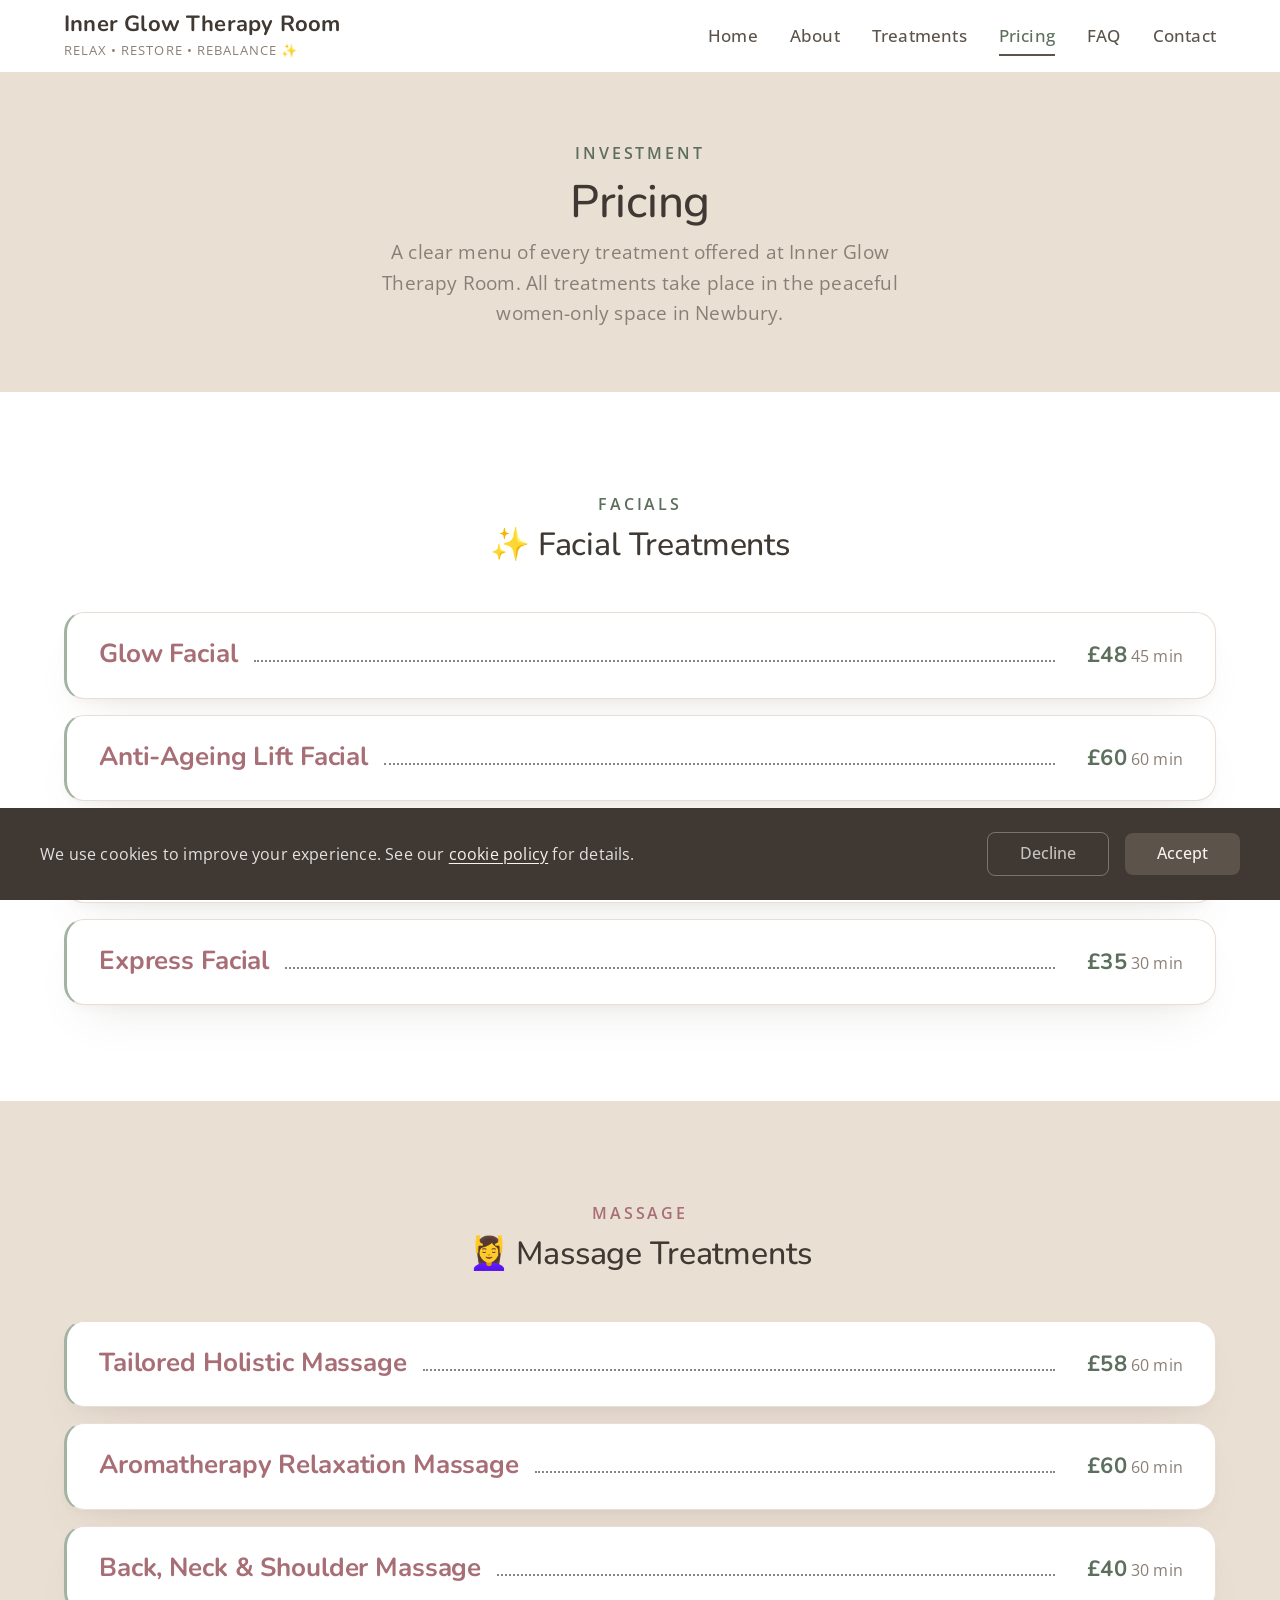
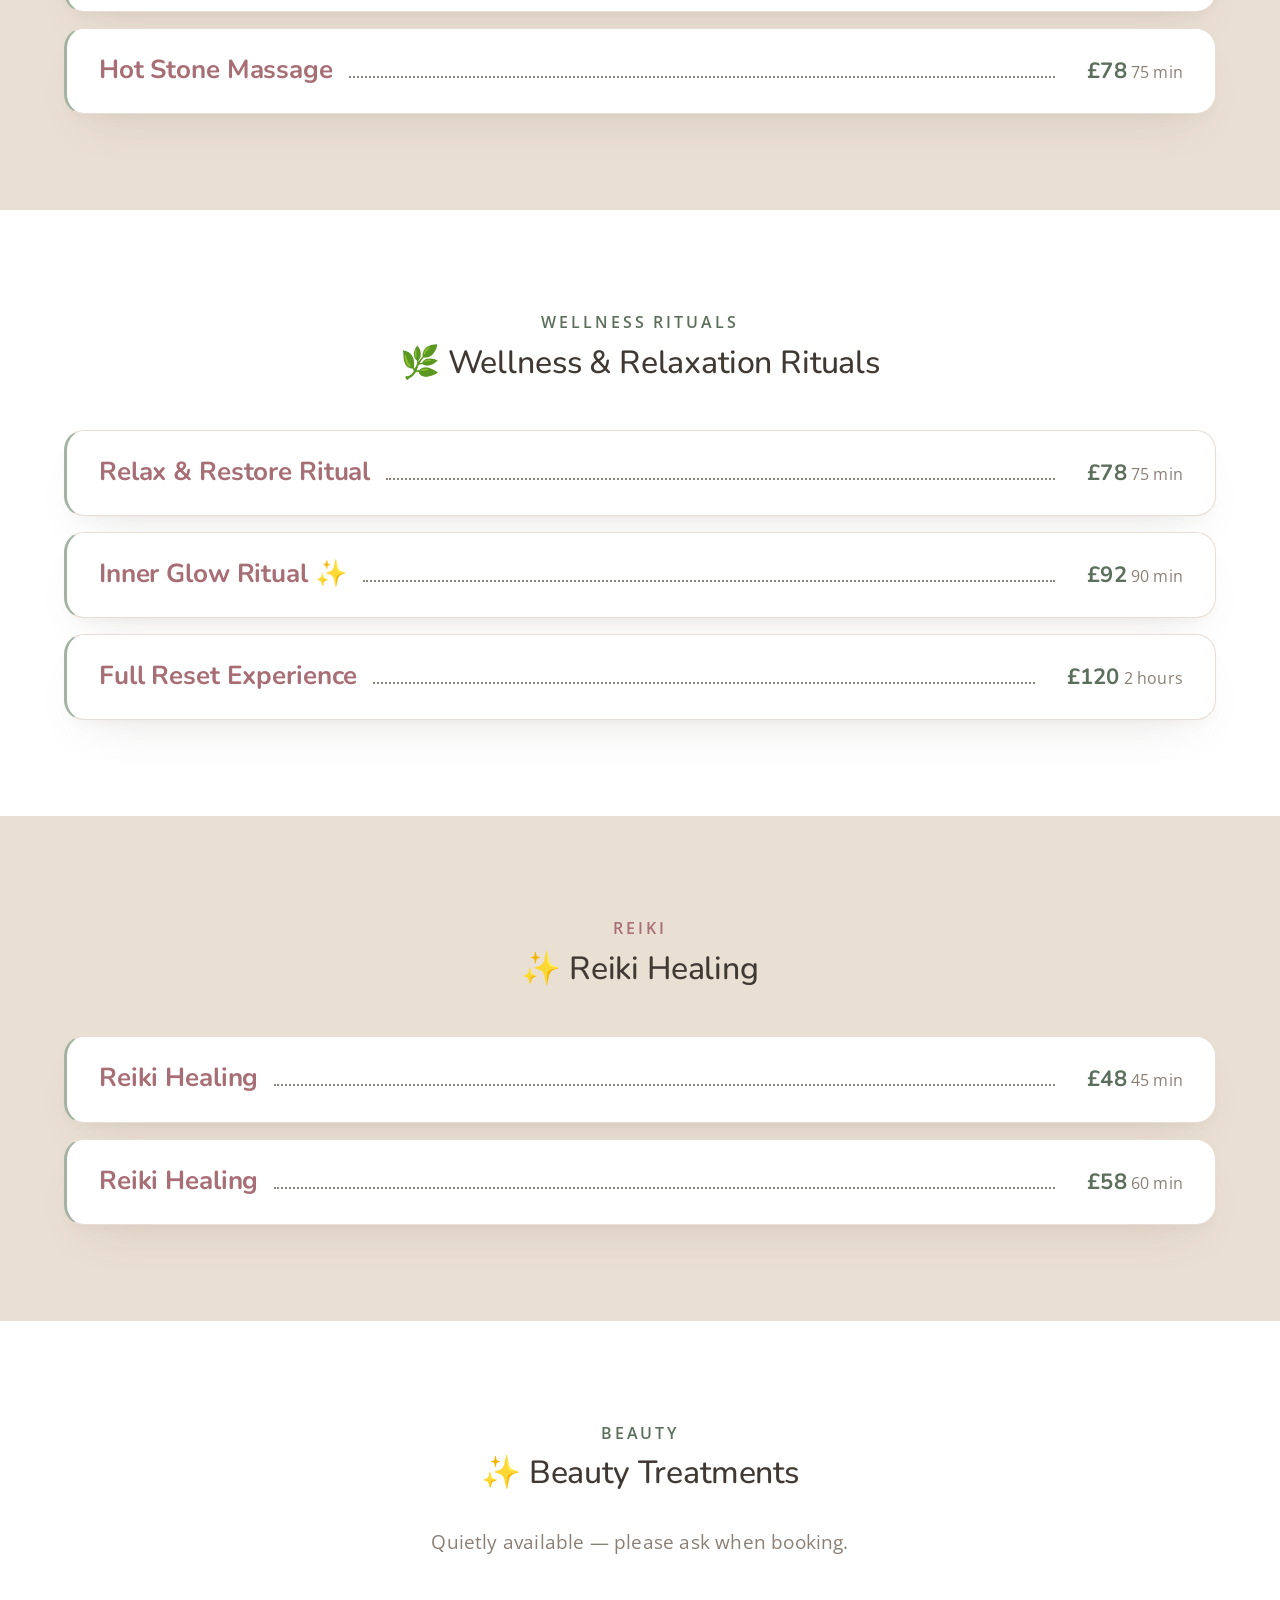
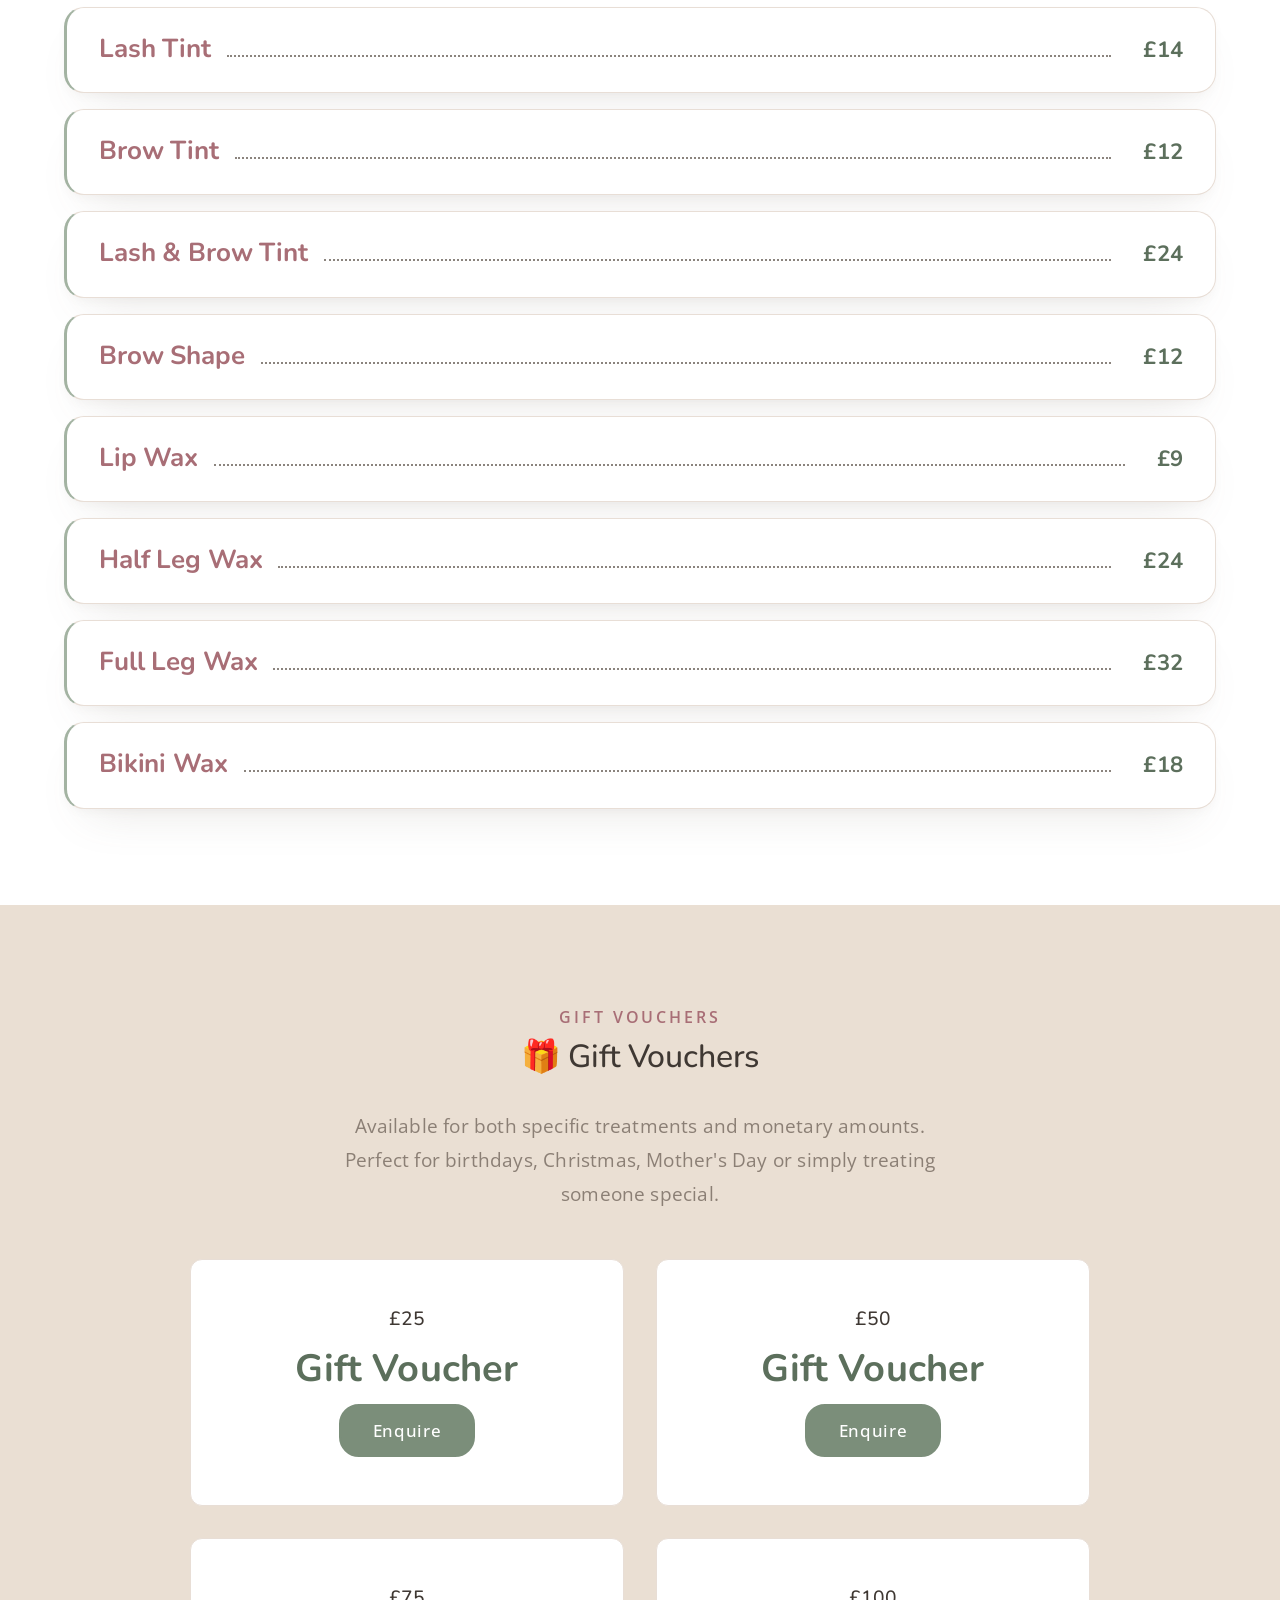
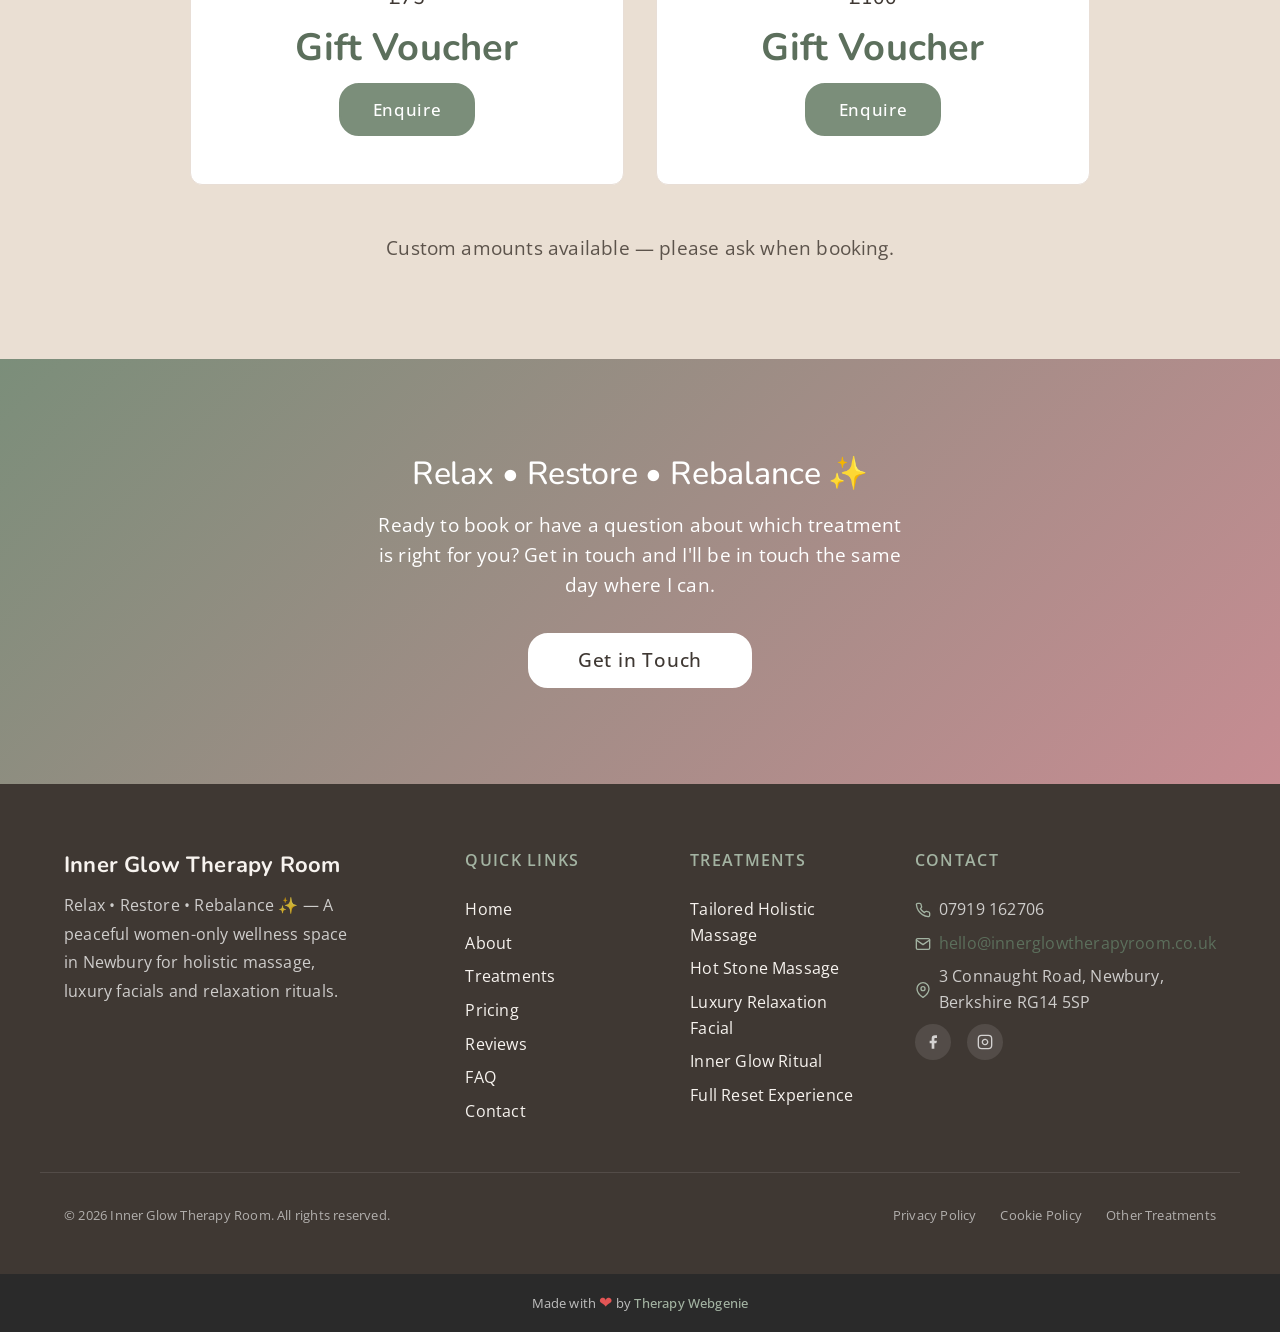
<file: pricing.html>
<!DOCTYPE html>
<html lang="en">
<head>
  <meta charset="UTF-8">
  <meta name="viewport" content="width=device-width, initial-scale=1.0">
  <meta name="description" content="Pricing for treatments at Inner Glow Therapy Room, Newbury — facial, massage, wellness ritual and beauty treatment menu in a peaceful women-only space.">
  <meta name="robots" content="max-image-preview:large">
  <meta name="author" content="Inner Glow Therapy Room">
  <title>Pricing — Inner Glow Therapy Room, Newbury</title>
  <link rel="canonical" href="https://www.innerglowtherapyroom.co.uk/pricing.html">
  <meta property="og:type" content="website">
  <meta property="og:url" content="https://www.innerglowtherapyroom.co.uk/pricing.html">
  <meta property="og:title" content="Pricing — Inner Glow Therapy Room, Newbury">
  <meta property="og:description" content="A clear menu of every treatment offered at Inner Glow Therapy Room — facials, massage, wellness rituals and beauty treatments.">
  <link rel="preconnect" href="https://fonts.googleapis.com">
  <link rel="preconnect" href="https://fonts.gstatic.com" crossorigin>
  <link rel="icon" href="images/favicon.png" type="image/png" sizes="96x96">
  <link rel="apple-touch-icon" href="images/apple-touch-icon.png">
  <link rel="stylesheet" href="css/base.css?v=176">
  <link rel="stylesheet" href="css/components.css?v=176">
  <link rel="stylesheet" href="css/theme.css?v=176">
  <!-- PROFILE:schema -->
    <script type="application/ld+json">
    {
    "@context": "https://schema.org",
    "@type": "LocalBusiness",
    "url": "https://www.innerglowtherapyroom.co.uk",
    "email": "hello@innerglowtherapyroom.co.uk",
    "sameAs": [
        "https://www.facebook.com/innerglowtherapyroom",
        "https://www.instagram.com/innerglowtherapyroom"
    ]
}
    </script>
<!-- /PROFILE:schema -->
<!-- BEACON -->
<script>(function(){try{var u="https:\/\/editmy.site\/api\/hit\/13";var d=JSON.stringify({p:location.pathname,r:document.referrer});if(navigator.sendBeacon){navigator.sendBeacon(u,d);}else{fetch(u,{method:"POST",keepalive:true,body:d});}}catch(e){}})();</script>
<!-- /BEACON -->
</head>
<body>
  <a href="#main" class="skip-link">Skip to main content</a>
  <!-- SECTION: nav -->
  <nav class="nav" role="navigation" aria-label="Main navigation">
    <div class="container nav__inner">
      <a href="./" class="nav__brand">
        <!-- PROFILE:logo --><!-- /PROFILE:logo -->
        <span class="nav__name"><!-- PROFILE:site_title -->Inner Glow Therapy Room<!-- /PROFILE:site_title --></span>
        <span class="nav__title"><!-- PROFILE:site_slogan -->Relax • Restore • Rebalance ✨<!-- /PROFILE:site_slogan --></span>
      </a>
      <div class="nav__links">
        <a href="./" class="nav__link">Home</a>
        <a href="about.html" class="nav__link">About</a>
        <a href="treatments.html" class="nav__link">Treatments</a>
        <a href="pricing.html" class="nav__link nav__link--active">Pricing</a>
        <a href="faq.html" class="nav__link">FAQ</a>
        <a href="contact.html" class="nav__link">Contact</a>
      </div>
      <button class="nav__toggle" aria-label="Toggle menu" aria-expanded="false" aria-controls="mobile-menu">
        <span class="nav__toggle-bar"></span>
        <span class="nav__toggle-bar"></span>
        <span class="nav__toggle-bar"></span>
      </button>
    </div>
    <div class="nav__mobile" id="mobile-menu" role="menu">
      <a href="./" class="nav__link" role="menuitem">Home</a>
      <a href="about.html" class="nav__link" role="menuitem">About</a>
      <a href="treatments.html" class="nav__link" role="menuitem">Treatments</a>
      <a href="pricing.html" class="nav__link nav__link--active" role="menuitem">Pricing</a>
      <a href="faq.html" class="nav__link" role="menuitem">FAQ</a>
      <a href="contact.html" class="nav__link" role="menuitem">Contact</a>
    </div>
  </nav>
  <!-- /SECTION: nav -->
  <!-- Compact scroll header -->
  <div class="nav-scroll" aria-hidden="true">
    <div class="container nav-scroll__inner">
      <div class="nav-scroll__brand">
        <span class="nav-scroll__name"><!-- PROFILE:site_title -->Inner Glow Therapy Room<!-- /PROFILE:site_title --></span>
        <span class="nav-scroll__title"><!-- PROFILE:site_slogan -->Relax • Restore • Rebalance ✨<!-- /PROFILE:site_slogan --></span>
      </div>
      <div class="nav-scroll__right">
        <a href="tel:07919162706" class="nav-scroll__phone">
          <svg xmlns="http://www.w3.org/2000/svg" viewBox="0 0 24 24" fill="none" stroke="currentColor" stroke-width="2" stroke-linecap="round" stroke-linejoin="round"><path d="M22 16.92v3a2 2 0 0 1-2.18 2 19.79 19.79 0 0 1-8.63-3.07 19.5 19.5 0 0 1-6-6 19.79 19.79 0 0 1-3.07-8.67A2 2 0 0 1 4.11 2h3a2 2 0 0 1 2 1.72c.127.96.361 1.903.7 2.81a2 2 0 0 1-.45 2.11L8.09 9.91a16 16 0 0 0 6 6l1.27-1.27a2 2 0 0 1 2.11-.45c.907.339 1.85.573 2.81.7A2 2 0 0 1 22 16.92z"></path></svg>
          07919 162706
        </a>
        <a href="tel:07919162706" class="nav-scroll__phone-icon" aria-label="Call Inner Glow Therapy Room">
          <svg xmlns="http://www.w3.org/2000/svg" viewBox="0 0 24 24" fill="none" stroke="currentColor" stroke-width="2" stroke-linecap="round" stroke-linejoin="round"><path d="M22 16.92v3a2 2 0 0 1-2.18 2 19.79 19.79 0 0 1-8.63-3.07 19.5 19.5 0 0 1-6-6 19.79 19.79 0 0 1-3.07-8.67A2 2 0 0 1 4.11 2h3a2 2 0 0 1 2 1.72c.127.96.361 1.903.7 2.81a2 2 0 0 1-.45 2.11L8.09 9.91a16 16 0 0 0 6 6l1.27-1.27a2 2 0 0 1 2.11-.45c.907.339 1.85.573 2.81.7A2 2 0 0 1 22 16.92z"></path></svg>
        </a>
        <button class="nav-scroll__toggle" aria-label="Toggle menu">
          <span class="nav-scroll__toggle-bar"></span>
          <span class="nav-scroll__toggle-bar"></span>
          <span class="nav-scroll__toggle-bar"></span>
        </button>
      </div>
    </div>
  </div>
  <main id="main">
    <!-- SECTION: page-header -->
    <section class="page-header">
      <div class="container">
        <span class="section-label">Investment</span>
        <h1>Pricing</h1>
        <p>A clear menu of every treatment offered at Inner Glow Therapy Room. All treatments take place in the peaceful women-only space in Newbury.</p>
      </div>
    </section>
    <!-- /SECTION: page-header -->
    <!-- SECTION: facials -->
    <section class="section">
      <div class="container">
        <div class="text-center" style="margin-bottom: var(--space-2xl);">
          <span class="section-label">Facials</span>
          <h2>✨ Facial Treatments</h2>
        </div>
        <div class="treatment-list">
          <div class="treatment-list__item"><div class="treatment-list__head"><h3 class="treatment-list__title">Glow Facial</h3><div class="treatment-list__price">&pound;48<span class="treatment-list__duration">45 min</span></div></div></div>
          <div class="treatment-list__item"><div class="treatment-list__head"><h3 class="treatment-list__title">Anti-Ageing Lift Facial</h3><div class="treatment-list__price">&pound;60<span class="treatment-list__duration">60 min</span></div></div></div>
          <div class="treatment-list__item"><div class="treatment-list__head"><h3 class="treatment-list__title">Luxury Relaxation Facial</h3><div class="treatment-list__price">&pound;72<span class="treatment-list__duration">75 min</span></div></div></div>
          <div class="treatment-list__item"><div class="treatment-list__head"><h3 class="treatment-list__title">Express Facial</h3><div class="treatment-list__price">&pound;35<span class="treatment-list__duration">30 min</span></div></div></div>
        </div>
      </div>
    </section>
    <!-- /SECTION: facials -->
    <!-- SECTION: massage -->
    <section class="section section--alt">
      <div class="container">
        <div class="text-center" style="margin-bottom: var(--space-2xl);">
          <span class="section-label">Massage</span>
          <h2>💆‍♀️ Massage Treatments</h2>
        </div>
        <div class="treatment-list">
          <div class="treatment-list__item"><div class="treatment-list__head"><h3 class="treatment-list__title">Tailored Holistic Massage</h3><div class="treatment-list__price">&pound;58<span class="treatment-list__duration">60 min</span></div></div></div>
          <div class="treatment-list__item"><div class="treatment-list__head"><h3 class="treatment-list__title">Aromatherapy Relaxation Massage</h3><div class="treatment-list__price">&pound;60<span class="treatment-list__duration">60 min</span></div></div></div>
          <div class="treatment-list__item"><div class="treatment-list__head"><h3 class="treatment-list__title">Back, Neck &amp; Shoulder Massage</h3><div class="treatment-list__price">&pound;40<span class="treatment-list__duration">30 min</span></div></div></div>
          <div class="treatment-list__item"><div class="treatment-list__head"><h3 class="treatment-list__title">Hot Stone Massage</h3><div class="treatment-list__price">&pound;78<span class="treatment-list__duration">75 min</span></div></div></div>
        </div>
      </div>
    </section>
    <!-- /SECTION: massage -->
    <!-- SECTION: wellness -->
    <section class="section">
      <div class="container">
        <div class="text-center" style="margin-bottom: var(--space-2xl);">
          <span class="section-label">Wellness Rituals</span>
          <h2>🌿 Wellness &amp; Relaxation Rituals</h2>
        </div>
        <div class="treatment-list">
          <div class="treatment-list__item"><div class="treatment-list__head"><h3 class="treatment-list__title">Relax &amp; Restore Ritual</h3><div class="treatment-list__price">&pound;78<span class="treatment-list__duration">75 min</span></div></div></div>
          <div class="treatment-list__item"><div class="treatment-list__head"><h3 class="treatment-list__title">Inner Glow Ritual ✨</h3><div class="treatment-list__price">&pound;92<span class="treatment-list__duration">90 min</span></div></div></div>
          <div class="treatment-list__item"><div class="treatment-list__head"><h3 class="treatment-list__title">Full Reset Experience</h3><div class="treatment-list__price">&pound;120<span class="treatment-list__duration">2 hours</span></div></div></div>
        </div>
      </div>
    </section>
    <!-- /SECTION: wellness -->
    <!-- SECTION: reiki -->
    <section class="section section--alt">
      <div class="container">
        <div class="text-center" style="margin-bottom: var(--space-2xl);">
          <span class="section-label">Reiki</span>
          <h2>✨ Reiki Healing</h2>
        </div>
        <div class="treatment-list">
          <div class="treatment-list__item"><div class="treatment-list__head"><h3 class="treatment-list__title">Reiki Healing</h3><div class="treatment-list__price">&pound;48<span class="treatment-list__duration">45 min</span></div></div></div>
          <div class="treatment-list__item"><div class="treatment-list__head"><h3 class="treatment-list__title">Reiki Healing</h3><div class="treatment-list__price">&pound;58<span class="treatment-list__duration">60 min</span></div></div></div>
        </div>
      </div>
    </section>
    <!-- /SECTION: reiki -->
    <!-- SECTION: beauty -->
    <section class="section">
      <div class="container">
        <div class="text-center" style="margin-bottom: var(--space-2xl);">
          <span class="section-label">Beauty</span>
          <h2>✨ Beauty Treatments</h2>
          <p class="section-subtitle" style="margin-left: auto; margin-right: auto;">Quietly available — please ask when booking.</p>
        </div>
        <div class="treatment-list">
          <div class="treatment-list__item"><div class="treatment-list__head"><h3 class="treatment-list__title">Lash Tint</h3><div class="treatment-list__price">&pound;14</div></div></div>
          <div class="treatment-list__item"><div class="treatment-list__head"><h3 class="treatment-list__title">Brow Tint</h3><div class="treatment-list__price">&pound;12</div></div></div>
          <div class="treatment-list__item"><div class="treatment-list__head"><h3 class="treatment-list__title">Lash &amp; Brow Tint</h3><div class="treatment-list__price">&pound;24</div></div></div>
          <div class="treatment-list__item"><div class="treatment-list__head"><h3 class="treatment-list__title">Brow Shape</h3><div class="treatment-list__price">&pound;12</div></div></div>
          <div class="treatment-list__item"><div class="treatment-list__head"><h3 class="treatment-list__title">Lip Wax</h3><div class="treatment-list__price">&pound;9</div></div></div>
          <div class="treatment-list__item"><div class="treatment-list__head"><h3 class="treatment-list__title">Half Leg Wax</h3><div class="treatment-list__price">&pound;24</div></div></div>
          <div class="treatment-list__item"><div class="treatment-list__head"><h3 class="treatment-list__title">Full Leg Wax</h3><div class="treatment-list__price">&pound;32</div></div></div>
          <div class="treatment-list__item"><div class="treatment-list__head"><h3 class="treatment-list__title">Bikini Wax</h3><div class="treatment-list__price">&pound;18</div></div></div>
        </div>
      </div>
    </section>
    <!-- /SECTION: beauty -->
    <!-- SECTION: gift-vouchers -->
    <section class="section section--alt">
      <div class="container">
        <div class="text-center" style="margin-bottom: var(--space-2xl);">
          <span class="section-label">Gift Vouchers</span>
          <h2>🎁 Gift Vouchers</h2>
          <p class="section-subtitle" style="margin-left: auto; margin-right: auto;">Available for both specific treatments and monetary amounts. Perfect for birthdays, Christmas, Mother's Day or simply treating someone special.</p>
        </div>
        <div class="pricing-grid pricing-grid--4">
          <div class="pricing-card">
            <h3>£25</h3>
            <div class="pricing-card__price">Gift Voucher</div>
            <a href="contact.html" class="btn btn--primary">Enquire</a>
          </div>
          <div class="pricing-card">
            <h3>£50</h3>
            <div class="pricing-card__price">Gift Voucher</div>
            <a href="contact.html" class="btn btn--primary">Enquire</a>
          </div>
          <div class="pricing-card">
            <h3>£75</h3>
            <div class="pricing-card__price">Gift Voucher</div>
            <a href="contact.html" class="btn btn--primary">Enquire</a>
          </div>
          <div class="pricing-card">
            <h3>£100</h3>
            <div class="pricing-card__price">Gift Voucher</div>
            <a href="contact.html" class="btn btn--primary">Enquire</a>
          </div>
        </div>
        <p class="text-center" style="margin-top: var(--space-2xl);">Custom amounts available — please ask when booking.</p>
      </div>
    </section>
    <!-- /SECTION: gift-vouchers -->
    <!-- SECTION: cta -->
    <section class="section cta-banner">
      <div class="container text-center">
        <h2>Relax • Restore • Rebalance ✨</h2>
        <p>Ready to book or have a question about which treatment is right for you? Get in touch and I'll be in touch the same day where I can.</p>
        <a href="contact.html" class="btn btn--accent">Get in Touch</a>
      </div>
    </section>
    <!-- /SECTION: cta -->
  </main>
  <!-- SECTION: footer -->
  <footer class="footer">
    <div class="container footer__inner">
      <div class="footer__brand">
        <p class="footer__brand-name">Inner Glow Therapy Room</p>
        <p class="footer__brand-text">Relax • Restore • Rebalance ✨ — A peaceful women-only wellness space in Newbury for holistic massage, luxury facials and relaxation rituals.</p>
      </div>
      <div class="footer__col">
        <p class="footer__heading">Quick Links</p>
        <div class="footer__links">
          <a href="./" class="footer__link">Home</a>
          <a href="about.html" class="footer__link">About</a>
          <a href="treatments.html" class="footer__link">Treatments</a>
          <a href="pricing.html" class="footer__link">Pricing</a>
          <a href="reviews.html" class="footer__link">Reviews</a>
          <a href="faq.html" class="footer__link">FAQ</a>
          <a href="contact.html" class="footer__link">Contact</a>
        </div>
      </div>
      <div class="footer__col">
        <p class="footer__heading">Treatments</p>
        <div class="footer__links">
          <a href="treatments.html#service-massage" class="footer__link">Tailored Holistic Massage</a>
          <a href="treatments.html#service-massage" class="footer__link">Hot Stone Massage</a>
          <a href="treatments.html#service-facials" class="footer__link">Luxury Relaxation Facial</a>
          <a href="treatments.html#service-wellness" class="footer__link">Inner Glow Ritual</a>
          <a href="treatments.html#service-wellness" class="footer__link">Full Reset Experience</a>
        </div>
      </div>
      <div class="footer__col">
        <p class="footer__heading">Contact</p>
        <div class="footer__contact-item">
          <svg xmlns="http://www.w3.org/2000/svg" viewBox="0 0 24 24" fill="none" stroke="currentColor" stroke-width="2" stroke-linecap="round" stroke-linejoin="round"><path d="M22 16.92v3a2 2 0 0 1-2.18 2 19.79 19.79 0 0 1-8.63-3.07 19.5 19.5 0 0 1-6-6 19.79 19.79 0 0 1-3.07-8.67A2 2 0 0 1 4.11 2h3a2 2 0 0 1 2 1.72 12.84 12.84 0 0 0 .7 2.81 2 2 0 0 1-.45 2.11L8.09 9.91a16 16 0 0 0 6 6l1.27-1.27a2 2 0 0 1 2.11-.45 12.84 12.84 0 0 0 2.81.7A2 2 0 0 1 22 16.92z"></path></svg>
          <span>07919 162706</span>
        </div>
        <div class="footer__contact-item">
          <svg xmlns="http://www.w3.org/2000/svg" viewBox="0 0 24 24" fill="none" stroke="currentColor" stroke-width="2" stroke-linecap="round" stroke-linejoin="round"><path d="M4 4h16c1.1 0 2 .9 2 2v12c0 1.1-.9 2-2 2H4c-1.1 0-2-.9-2-2V6c0-1.1.9-2 2-2z"></path><polyline points="22,6 12,13 2,6"></polyline></svg>
          <a href="mailto:hello@innerglowtherapyroom.co.uk">hello@innerglowtherapyroom.co.uk</a>
        </div>
        <div class="footer__contact-item">
          <svg xmlns="http://www.w3.org/2000/svg" viewBox="0 0 24 24" fill="none" stroke="currentColor" stroke-width="2" stroke-linecap="round" stroke-linejoin="round"><path d="M21 10c0 7-9 13-9 13s-9-6-9-13a9 9 0 0 1 18 0z"></path><circle cx="12" cy="10" r="3"></circle></svg>
          <span>3 Connaught Road, Newbury, Berkshire RG14 5SP</span>
        </div>
        <div class="footer__social">
          <!-- PROFILE:social_facebook --><a href="https://www.facebook.com/innerglowtherapyroom" aria-label="Facebook" target="_blank" rel="noopener noreferrer"><svg viewBox="0 0 24 24" fill="currentColor" aria-hidden="true"><path d="M18 2h-3a5 5 0 0 0-5 5v3H7v4h3v8h4v-8h3l1-4h-4V7a1 1 0 0 1 1-1h3z"/></svg></a><!-- /PROFILE:social_facebook -->
          <!-- PROFILE:social_instagram --><a href="https://www.instagram.com/innerglowtherapyroom" aria-label="Instagram" target="_blank" rel="noopener noreferrer"><svg viewBox="0 0 24 24" fill="none" stroke="currentColor" stroke-width="2" aria-hidden="true"><rect x="2" y="2" width="20" height="20" rx="5" ry="5"/><path d="M16 11.37A4 4 0 1 1 12.63 8 4 4 0 0 1 16 11.37z"/><line x1="17.5" y1="6.5" x2="17.51" y2="6.5"/></svg></a><!-- /PROFILE:social_instagram -->
        </div>
      </div>
    </div>
    <div class="container footer__bottom">
      <p class="footer__copyright">&copy; <script>document.write(new Date().getFullYear())</script> Inner Glow Therapy Room. All rights reserved.</p>
      <div class="footer__legal">
        <a href="privacy.html">Privacy Policy</a>
        <a href="cookies-policy.html">Cookie Policy</a>
        <a href="other-treatments.html">Other Treatments</a>
      </div>
    </div>
  </footer>
  <!-- /SECTION: footer -->
  <div class="site-credit">
    <p>Made with <span class="site-credit__heart" aria-label="love">&#10084;</span> by <a href="https://www.therapywebgenie.com" target="_blank" rel="noopener">Therapy Webgenie</a></p>
  </div>
  <div class="cookie-banner" role="dialog" aria-label="Cookie consent">
    <div class="cookie-banner__inner">
      <p class="cookie-banner__text">We use cookies to improve your experience. See our <a href="cookies-policy.html">cookie policy</a> for details.</p>
      <div class="cookie-banner__buttons"><button class="cookie-banner__accept">Accept</button><button class="cookie-banner__decline">Decline</button></div>
    </div>
  </div>
  <button class="back-to-top" aria-label="Back to top">
    <svg xmlns="http://www.w3.org/2000/svg" viewBox="0 0 24 24" fill="none" stroke="currentColor" stroke-width="2" stroke-linecap="round" stroke-linejoin="round"><polyline points="18 15 12 9 6 15"></polyline></svg>
  </button>
  <script src="js/main.js"></script>
</body>
</html>
</file>
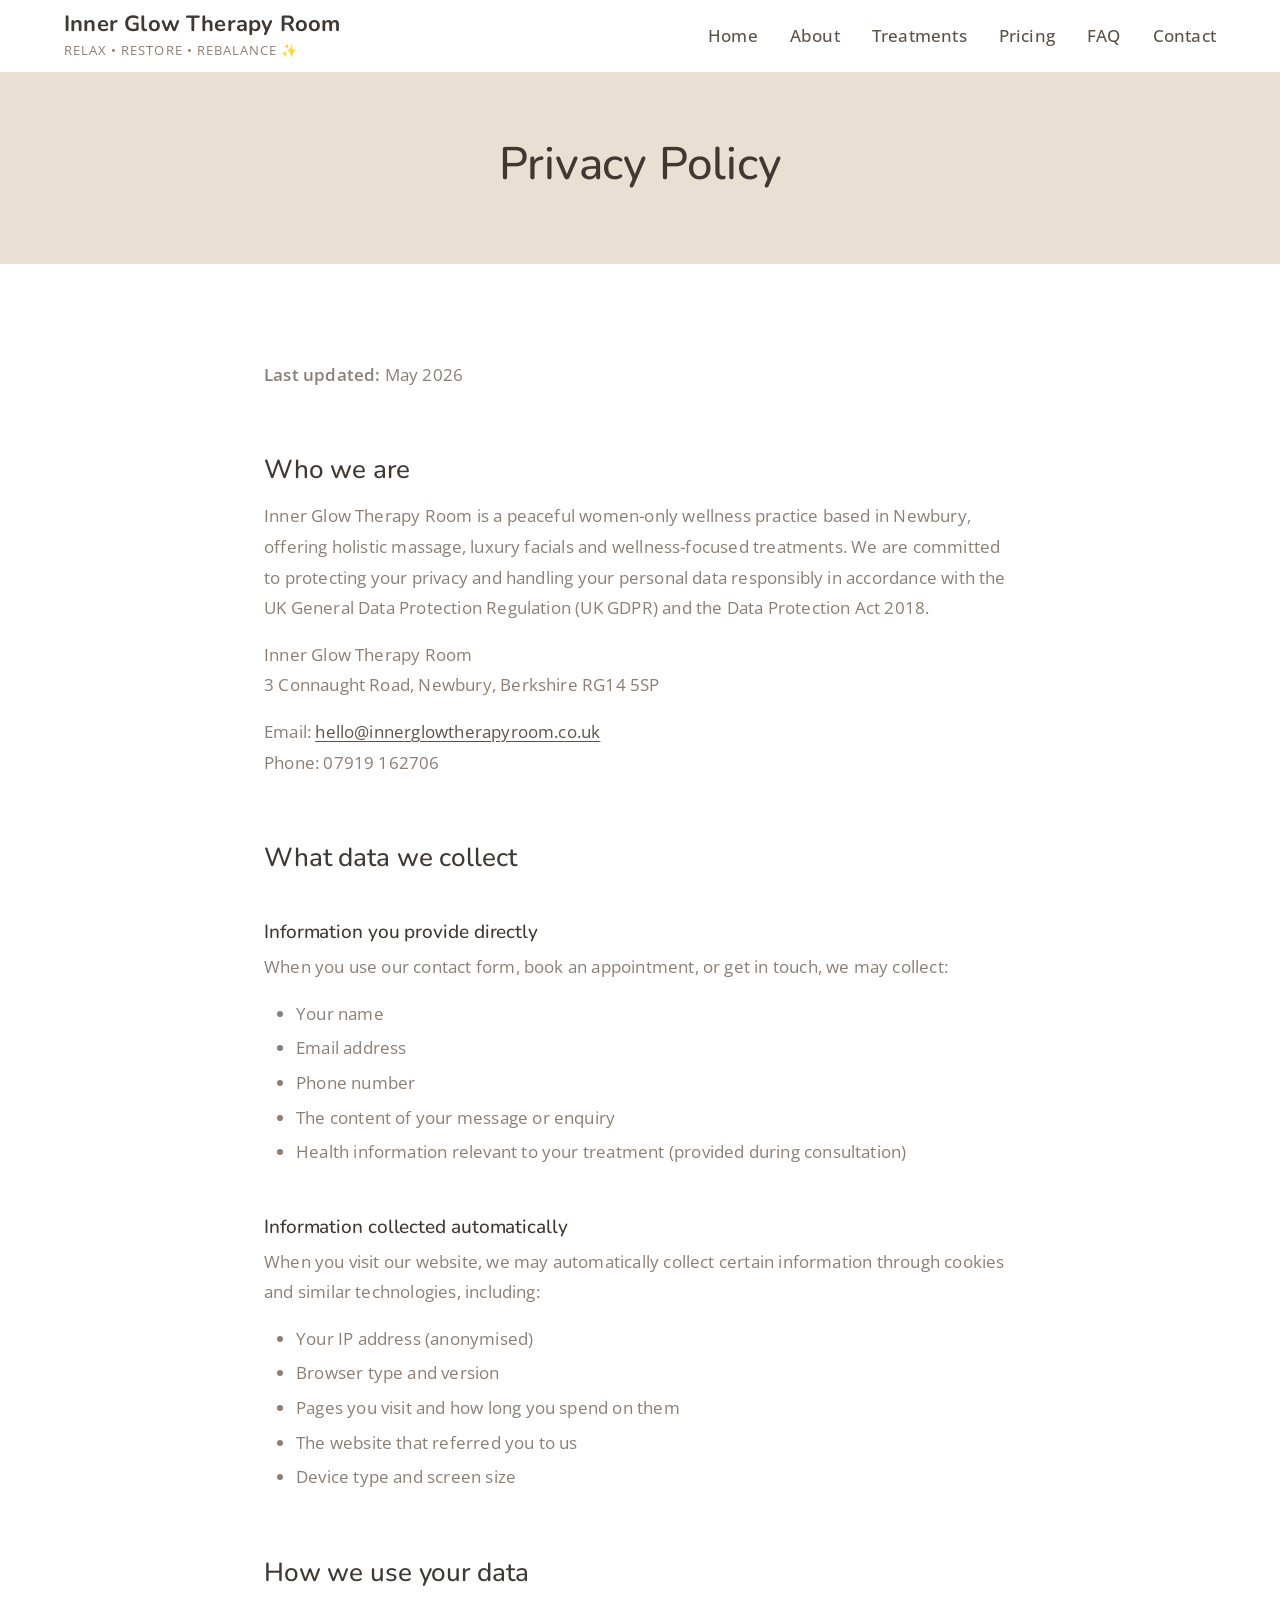
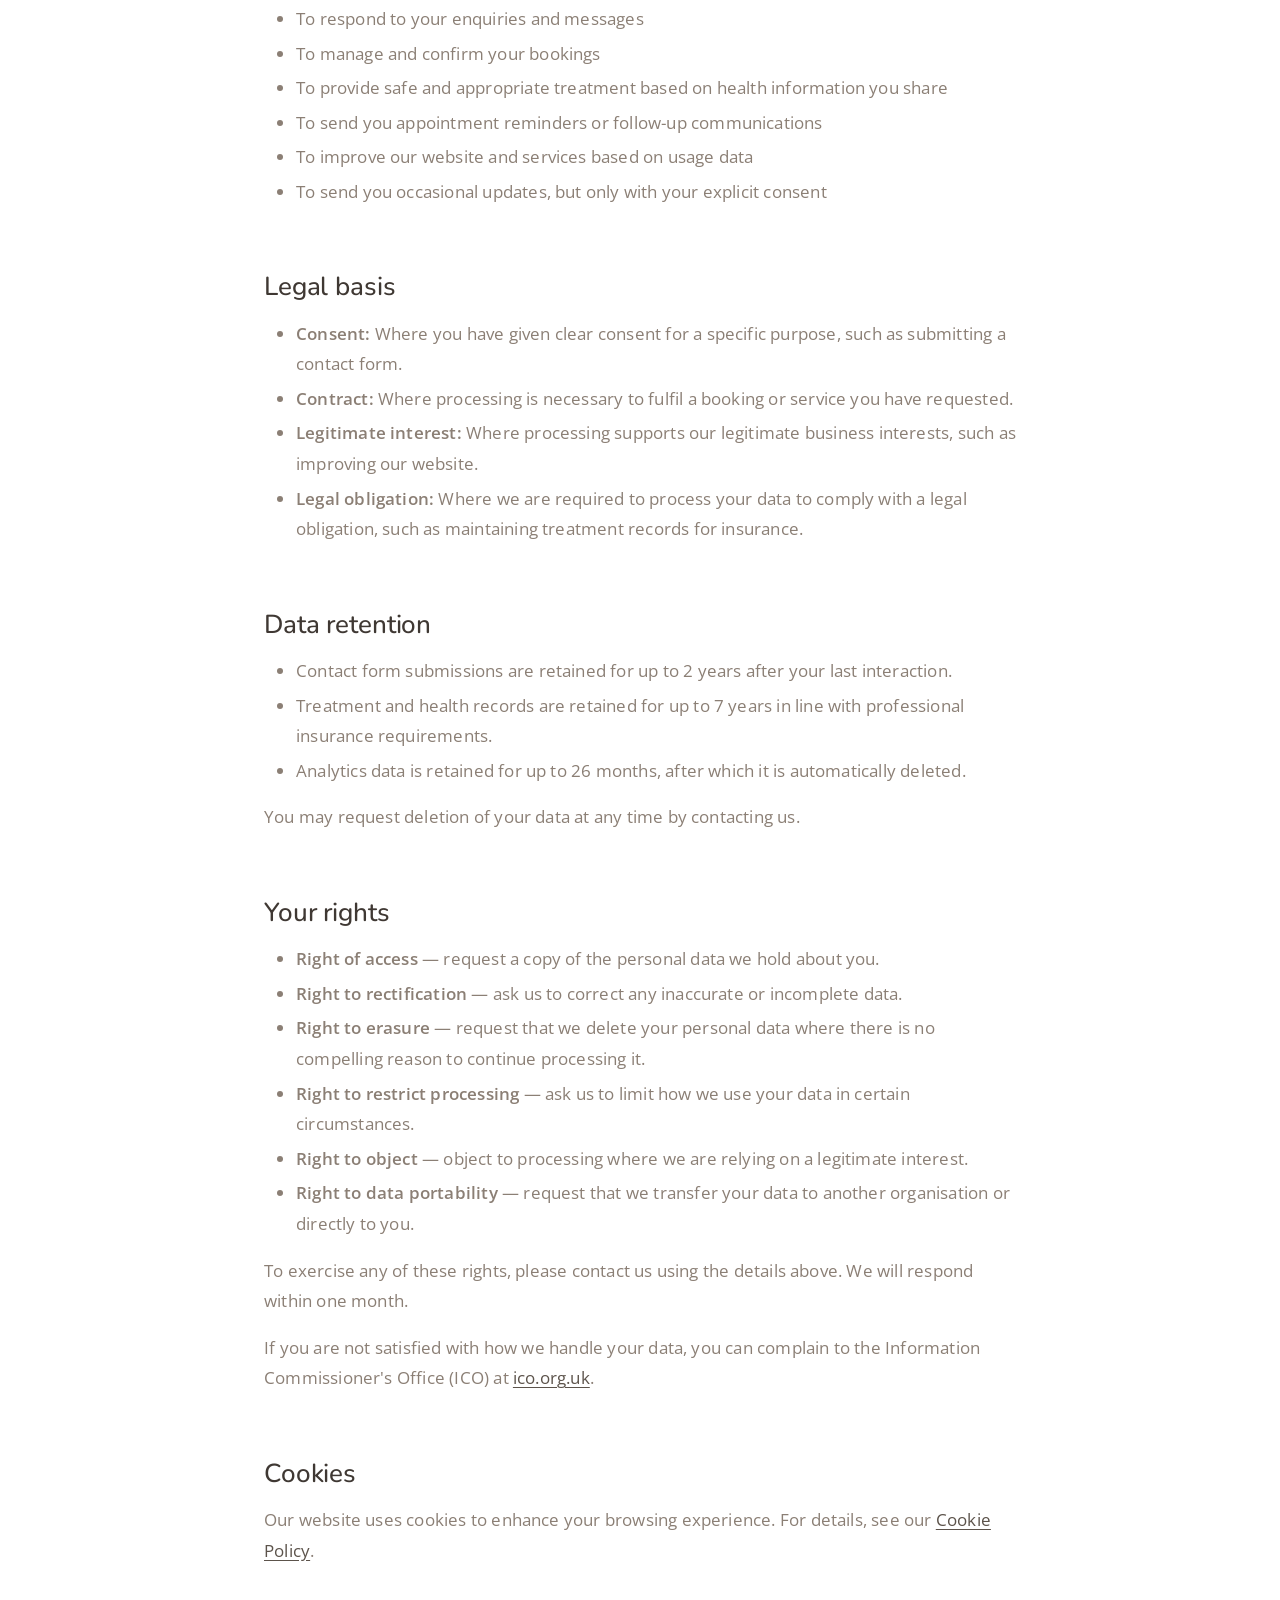
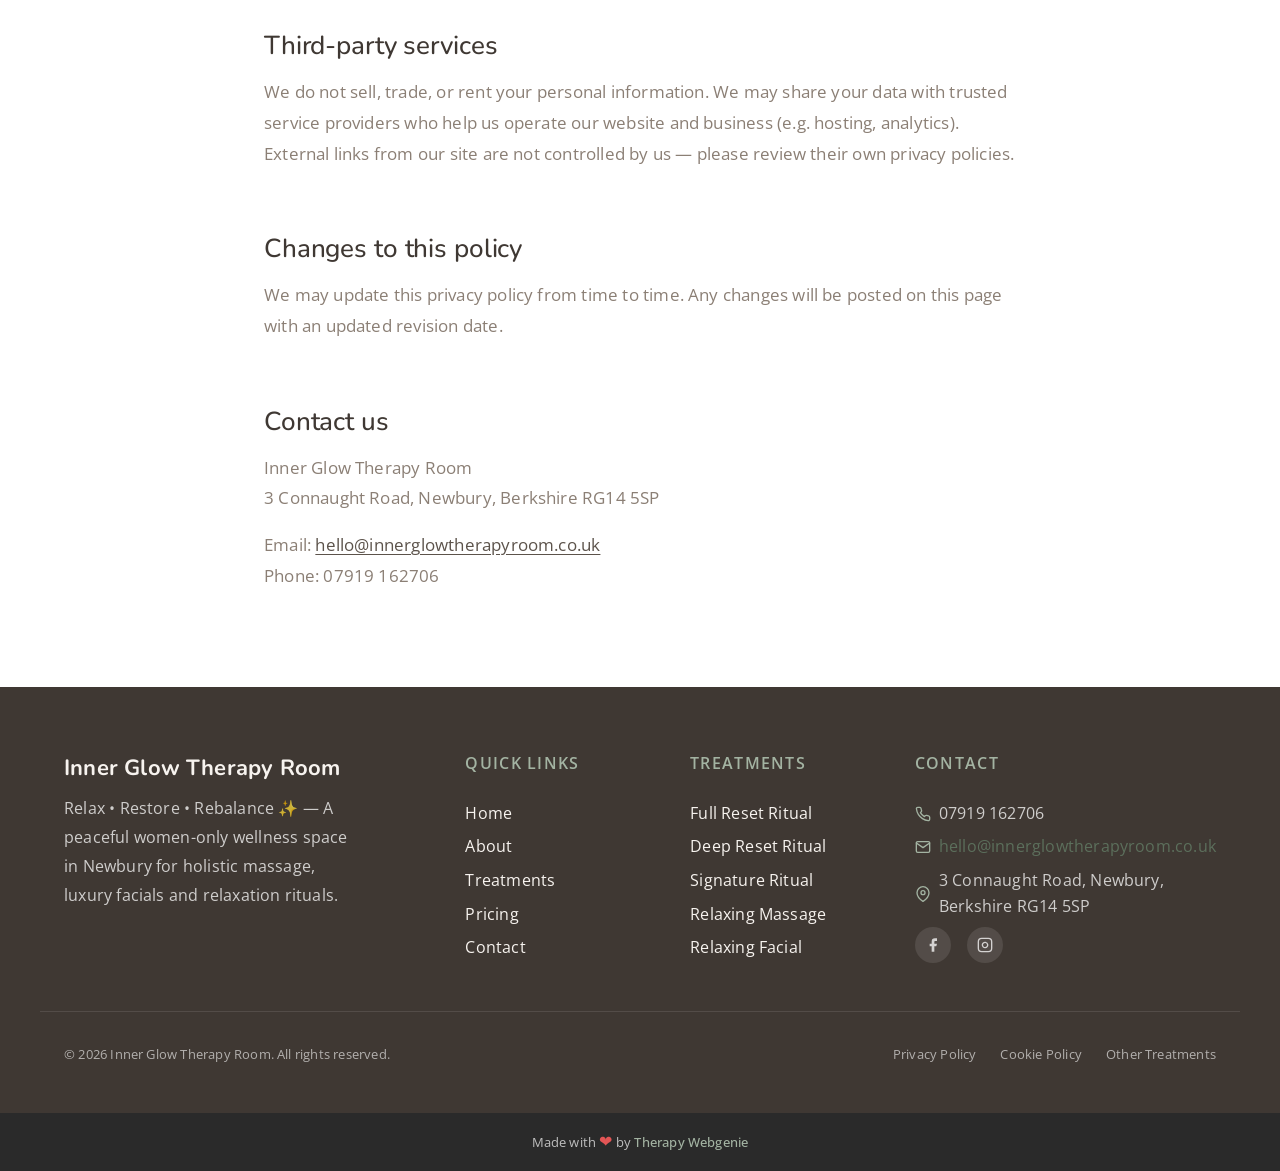
<file: privacy.html>
<!DOCTYPE html>
<html lang="en">
<head>
  <meta charset="UTF-8">
  <meta name="viewport" content="width=device-width, initial-scale=1.0">
  <meta name="description" content="Privacy policy for Inner Glow Therapy Room, Newbury. How we collect, use and protect your personal information.">
  <meta name="author" content="Inner Glow Therapy Room">
  <meta name="robots" content="noindex">
  <title>Privacy Policy — Inner Glow Therapy Room, Newbury</title>
  <meta property="og:description" content="Our privacy policy explains how Inner Glow Therapy Room collects, uses and protects your personal data.">
  <meta property="og:title" content="Privacy Policy — Inner Glow Therapy Room, Newbury">
  <link rel="canonical" href="https://www.innerglowtherapyroom.co.uk/privacy.html">
  <link rel="preconnect" href="https://fonts.googleapis.com">
  <link rel="preconnect" href="https://fonts.gstatic.com" crossorigin>
  <link rel="icon" href="images/favicon.png" type="image/png" sizes="96x96">
  <link rel="apple-touch-icon" href="images/apple-touch-icon.png">
  <link rel="stylesheet" href="css/base.css?v=176">
  <link rel="stylesheet" href="css/components.css?v=176">
  <link rel="stylesheet" href="css/theme.css?v=176">
<!-- BEACON -->
<script>(function(){try{var u="https:\/\/editmy.site\/api\/hit\/13";var d=JSON.stringify({p:location.pathname,r:document.referrer});if(navigator.sendBeacon){navigator.sendBeacon(u,d);}else{fetch(u,{method:"POST",keepalive:true,body:d});}}catch(e){}})();</script>
<!-- /BEACON -->
</head>
<body>
  <a href="#main" class="skip-link">Skip to main content</a>
  <!-- SECTION: nav -->
  <nav class="nav" role="navigation" aria-label="Main navigation">
    <div class="container nav__inner">
      <a href="./" class="nav__brand">
        <span class="nav__name">Inner Glow Therapy Room</span>
        <span class="nav__title">Relax • Restore • Rebalance ✨</span>
      </a>
      <div class="nav__links">
        <a href="./" class="nav__link">Home</a>
        <a href="about.html" class="nav__link">About</a>
        <a href="treatments.html" class="nav__link">Treatments</a>
        <a href="pricing.html" class="nav__link">Pricing</a>
        <a href="faq.html" class="nav__link">FAQ</a>
        <a href="contact.html" class="nav__link">Contact</a>
      </div>
      <button class="nav__toggle" aria-label="Toggle menu" aria-expanded="false" aria-controls="mobile-menu">
        <span class="nav__toggle-bar"></span>
        <span class="nav__toggle-bar"></span>
        <span class="nav__toggle-bar"></span>
      </button>
    </div>
    <div class="nav__mobile" id="mobile-menu" role="menu">
      <a href="./" class="nav__link" role="menuitem">Home</a>
      <a href="about.html" class="nav__link" role="menuitem">About</a>
      <a href="treatments.html" class="nav__link" role="menuitem">Treatments</a>
      <a href="pricing.html" class="nav__link" role="menuitem">Pricing</a>
      <a href="faq.html" class="nav__link" role="menuitem">FAQ</a>
      <a href="contact.html" class="nav__link" role="menuitem">Contact</a>
    </div>
  </nav>
  <!-- /SECTION: nav -->
  <main id="main">
    <section class="page-header">
      <div class="container">
        <h1>Privacy Policy</h1>
      </div>
    </section>
    <section class="section">
      <div class="container container--narrow">
        <div class="privacy-content legal-content">
          <p><strong>Last updated:</strong> May 2026</p>
          <h2>Who we are</h2>
          <p>Inner Glow Therapy Room is a peaceful women-only wellness practice based in Newbury, offering holistic massage, luxury facials and wellness-focused treatments. We are committed to protecting your privacy and handling your personal data responsibly in accordance with the UK General Data Protection Regulation (UK GDPR) and the Data Protection Act 2018.</p>
          <p>Inner Glow Therapy Room<br>3 Connaught Road, Newbury, Berkshire RG14 5SP</p>
          <p>Email: <a href="mailto:hello@innerglowtherapyroom.co.uk">hello@innerglowtherapyroom.co.uk</a><br>Phone: 07919 162706</p>
          <h2>What data we collect</h2>
          <h3>Information you provide directly</h3>
          <p>When you use our contact form, book an appointment, or get in touch, we may collect:</p>
          <ul>
            <li>Your name</li>
            <li>Email address</li>
            <li>Phone number</li>
            <li>The content of your message or enquiry</li>
            <li>Health information relevant to your treatment (provided during consultation)</li>
          </ul>
          <h3>Information collected automatically</h3>
          <p>When you visit our website, we may automatically collect certain information through cookies and similar technologies, including:</p>
          <ul>
            <li>Your IP address (anonymised)</li>
            <li>Browser type and version</li>
            <li>Pages you visit and how long you spend on them</li>
            <li>The website that referred you to us</li>
            <li>Device type and screen size</li>
          </ul>
          <h2>How we use your data</h2>
          <ul>
            <li>To respond to your enquiries and messages</li>
            <li>To manage and confirm your bookings</li>
            <li>To provide safe and appropriate treatment based on health information you share</li>
            <li>To send you appointment reminders or follow-up communications</li>
            <li>To improve our website and services based on usage data</li>
            <li>To send you occasional updates, but only with your explicit consent</li>
          </ul>
          <h2>Legal basis</h2>
          <ul>
            <li><strong>Consent:</strong> Where you have given clear consent for a specific purpose, such as submitting a contact form.</li>
            <li><strong>Contract:</strong> Where processing is necessary to fulfil a booking or service you have requested.</li>
            <li><strong>Legitimate interest:</strong> Where processing supports our legitimate business interests, such as improving our website.</li>
            <li><strong>Legal obligation:</strong> Where we are required to process your data to comply with a legal obligation, such as maintaining treatment records for insurance.</li>
          </ul>
          <h2>Data retention</h2>
          <ul>
            <li>Contact form submissions are retained for up to 2 years after your last interaction.</li>
            <li>Treatment and health records are retained for up to 7 years in line with professional insurance requirements.</li>
            <li>Analytics data is retained for up to 26 months, after which it is automatically deleted.</li>
          </ul>
          <p>You may request deletion of your data at any time by contacting us.</p>
          <h2>Your rights</h2>
          <ul>
            <li><strong>Right of access</strong> — request a copy of the personal data we hold about you.</li>
            <li><strong>Right to rectification</strong> — ask us to correct any inaccurate or incomplete data.</li>
            <li><strong>Right to erasure</strong> — request that we delete your personal data where there is no compelling reason to continue processing it.</li>
            <li><strong>Right to restrict processing</strong> — ask us to limit how we use your data in certain circumstances.</li>
            <li><strong>Right to object</strong> — object to processing where we are relying on a legitimate interest.</li>
            <li><strong>Right to data portability</strong> — request that we transfer your data to another organisation or directly to you.</li>
          </ul>
          <p>To exercise any of these rights, please contact us using the details above. We will respond within one month.</p>
          <p>If you are not satisfied with how we handle your data, you can complain to the Information Commissioner's Office (ICO) at <a href="https://ico.org.uk" target="_blank" rel="noopener">ico.org.uk</a>.</p>
          <h2>Cookies</h2>
          <p>Our website uses cookies to enhance your browsing experience. For details, see our <a href="cookies-policy.html">Cookie Policy</a>.</p>
          <h2>Third-party services</h2>
          <p>We do not sell, trade, or rent your personal information. We may share your data with trusted service providers who help us operate our website and business (e.g. hosting, analytics). External links from our site are not controlled by us — please review their own privacy policies.</p>
          <h2>Changes to this policy</h2>
          <p>We may update this privacy policy from time to time. Any changes will be posted on this page with an updated revision date.</p>
          <h2>Contact us</h2>
          <p>Inner Glow Therapy Room<br>3 Connaught Road, Newbury, Berkshire RG14 5SP</p>
          <p>Email: <a href="mailto:hello@innerglowtherapyroom.co.uk">hello@innerglowtherapyroom.co.uk</a><br>Phone: 07919 162706</p>
        </div>
      </div>
    </section>
  </main>
  <!-- SECTION: footer -->
  <footer class="footer">
    <div class="container footer__inner">
      <div class="footer__brand">
        <p class="footer__brand-name">Inner Glow Therapy Room</p>
        <p class="footer__brand-text">Relax • Restore • Rebalance ✨ — A peaceful women-only wellness space in Newbury for holistic massage, luxury facials and relaxation rituals.</p>
      </div>
      <div class="footer__col">
        <p class="footer__heading">Quick Links</p>
        <div class="footer__links">
          <a href="./" class="footer__link">Home</a>
          <a href="about.html" class="footer__link">About</a>
          <a href="treatments.html" class="footer__link">Treatments</a>
          <a href="pricing.html" class="footer__link">Pricing</a>
          <a href="contact.html" class="footer__link">Contact</a>
        </div>
      </div>
      <div class="footer__col">
        <p class="footer__heading">Treatments</p>
        <div class="footer__links">
          <a href="treatments.html" class="footer__link">Full Reset Ritual</a>
          <a href="treatments.html" class="footer__link">Deep Reset Ritual</a>
          <a href="treatments.html" class="footer__link">Signature Ritual</a>
          <a href="treatments.html" class="footer__link">Relaxing Massage</a>
          <a href="treatments.html" class="footer__link">Relaxing Facial</a>
        </div>
      </div>
      <div class="footer__col">
        <p class="footer__heading">Contact</p>
        <div class="footer__contact-item">
          <svg xmlns="http://www.w3.org/2000/svg" viewBox="0 0 24 24" fill="none" stroke="currentColor" stroke-width="2" stroke-linecap="round" stroke-linejoin="round"><path d="M22 16.92v3a2 2 0 0 1-2.18 2 19.79 19.79 0 0 1-8.63-3.07 19.5 19.5 0 0 1-6-6 19.79 19.79 0 0 1-3.07-8.67A2 2 0 0 1 4.11 2h3a2 2 0 0 1 2 1.72 12.84 12.84 0 0 0 .7 2.81 2 2 0 0 1-.45 2.11L8.09 9.91a16 16 0 0 0 6 6l1.27-1.27a2 2 0 0 1 2.11-.45 12.84 12.84 0 0 0 2.81.7A2 2 0 0 1 22 16.92z"></path></svg>
          <span>07919 162706</span>
        </div>
        <div class="footer__contact-item">
          <svg xmlns="http://www.w3.org/2000/svg" viewBox="0 0 24 24" fill="none" stroke="currentColor" stroke-width="2" stroke-linecap="round" stroke-linejoin="round"><path d="M4 4h16c1.1 0 2 .9 2 2v12c0 1.1-.9 2-2 2H4c-1.1 0-2-.9-2-2V6c0-1.1.9-2 2-2z"></path><polyline points="22,6 12,13 2,6"></polyline></svg>
          <a href="mailto:hello@innerglowtherapyroom.co.uk">hello@innerglowtherapyroom.co.uk</a>
        </div>
        <div class="footer__contact-item">
          <svg xmlns="http://www.w3.org/2000/svg" viewBox="0 0 24 24" fill="none" stroke="currentColor" stroke-width="2" stroke-linecap="round" stroke-linejoin="round"><path d="M21 10c0 7-9 13-9 13s-9-6-9-13a9 9 0 0 1 18 0z"></path><circle cx="12" cy="10" r="3"></circle></svg>
          <span>3 Connaught Road, Newbury, Berkshire RG14 5SP</span>
        </div>
        <div class="footer__social">
          <!-- PROFILE:social_facebook --><a href="https://www.facebook.com/innerglowtherapyroom" aria-label="Facebook" target="_blank" rel="noopener noreferrer"><svg viewBox="0 0 24 24" fill="currentColor" aria-hidden="true"><path d="M18 2h-3a5 5 0 0 0-5 5v3H7v4h3v8h4v-8h3l1-4h-4V7a1 1 0 0 1 1-1h3z"/></svg></a><!-- /PROFILE:social_facebook -->
          <!-- PROFILE:social_instagram --><a href="https://www.instagram.com/innerglowtherapyroom" aria-label="Instagram" target="_blank" rel="noopener noreferrer"><svg viewBox="0 0 24 24" fill="none" stroke="currentColor" stroke-width="2" aria-hidden="true"><rect x="2" y="2" width="20" height="20" rx="5" ry="5"/><path d="M16 11.37A4 4 0 1 1 12.63 8 4 4 0 0 1 16 11.37z"/><line x1="17.5" y1="6.5" x2="17.51" y2="6.5"/></svg></a><!-- /PROFILE:social_instagram -->
        </div>
      </div>
    </div>
    <div class="container footer__bottom">
      <p class="footer__copyright">&copy; <script>document.write(new Date().getFullYear())</script> Inner Glow Therapy Room. All rights reserved.</p>
      <div class="footer__legal">
        <a href="privacy.html">Privacy Policy</a>
        <a href="cookies-policy.html">Cookie Policy</a>
        <a href="other-treatments.html">Other Treatments</a>
      </div>
    </div>
  </footer>
  <!-- /SECTION: footer -->
  <div class="site-credit">
    <p>Made with <span class="site-credit__heart" aria-label="love">&#10084;</span> by <a href="https://www.therapywebgenie.com" target="_blank" rel="noopener">Therapy Webgenie</a></p>
  </div>
  <button class="back-to-top" aria-label="Back to top">
    <svg xmlns="http://www.w3.org/2000/svg" viewBox="0 0 24 24" fill="none" stroke="currentColor" stroke-width="2" stroke-linecap="round" stroke-linejoin="round"><polyline points="18 15 12 9 6 15"></polyline></svg>
  </button>
  <script src="js/main.js"></script>
</body>
</html>
</file>
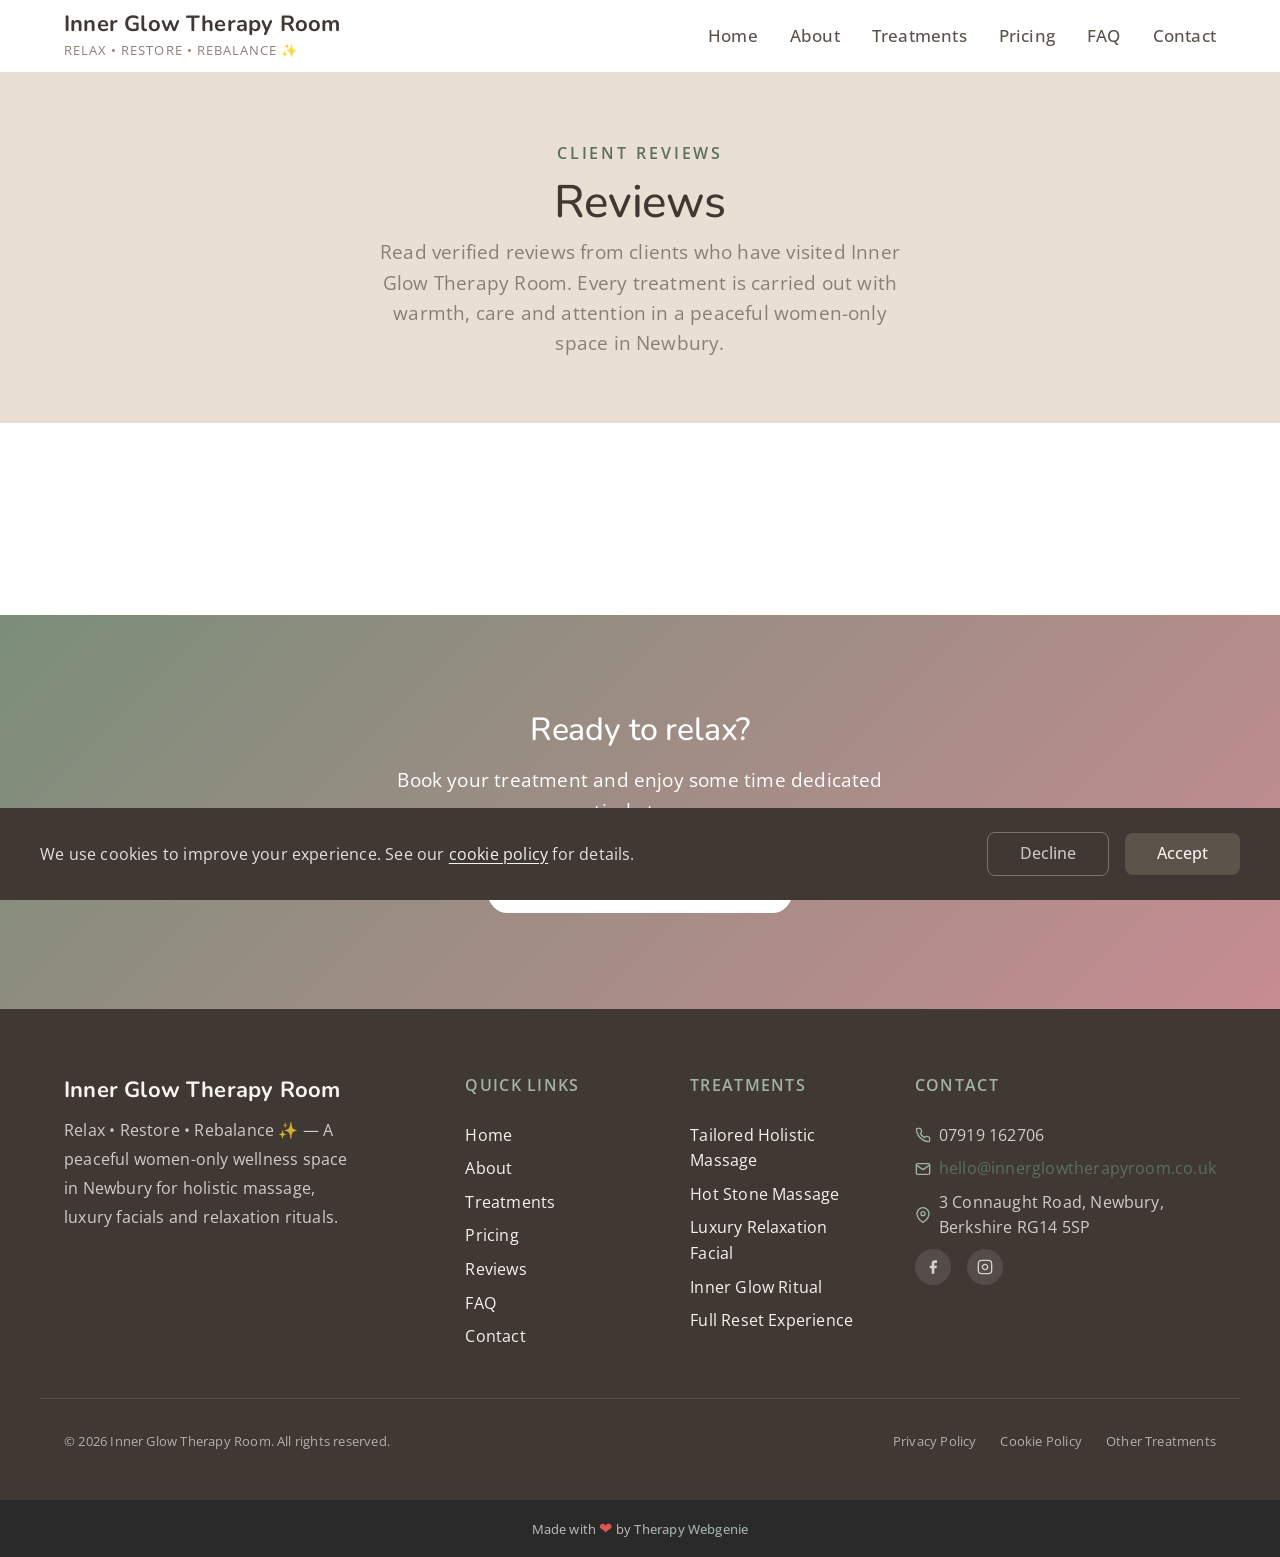
<file: reviews.html>
<!DOCTYPE html>
<html lang="en">
<head>
  <meta charset="UTF-8">
  <meta name="viewport" content="width=device-width, initial-scale=1.0">
  <meta name="description" content="Verified client reviews for Inner Glow Therapy Room, Newbury — read what clients say about the holistic massage, luxury facials and wellness treatments.">
  <meta name="robots" content="max-image-preview:large">
  <title>Reviews — Inner Glow Therapy Room, Newbury</title>
  <link rel="canonical" href="https://www.innerglowtherapyroom.co.uk/reviews.html">
  <meta property="og:type" content="website">
  <meta property="og:url" content="https://www.innerglowtherapyroom.co.uk/reviews.html">
  <meta property="og:title" content="Reviews — Inner Glow Therapy Room, Newbury">
  <meta property="og:description" content="Read verified client reviews for Inner Glow Therapy Room, a women-only wellness space in Newbury.">
  <link rel="preconnect" href="https://fonts.googleapis.com">
  <link rel="preconnect" href="https://fonts.gstatic.com" crossorigin>
  <link rel="icon" href="images/favicon.png" type="image/png" sizes="96x96">
  <link rel="apple-touch-icon" href="images/apple-touch-icon.png">
  <link rel="stylesheet" href="css/base.css?v=176">
  <link rel="stylesheet" href="css/components.css?v=176">
  <link rel="stylesheet" href="css/theme.css?v=176">
  <!-- PROFILE:schema -->
    <script type="application/ld+json">
    {
    "@context": "https://schema.org",
    "@type": "LocalBusiness",
    "url": "https://www.innerglowtherapyroom.co.uk",
    "email": "hello@innerglowtherapyroom.co.uk",
    "sameAs": [
        "https://www.facebook.com/innerglowtherapyroom",
        "https://www.instagram.com/innerglowtherapyroom"
    ]
}
    </script>
<!-- /PROFILE:schema -->
<!-- BEACON -->
<script>(function(){try{var u="https:\/\/editmy.site\/api\/hit\/13";var d=JSON.stringify({p:location.pathname,r:document.referrer});if(navigator.sendBeacon){navigator.sendBeacon(u,d);}else{fetch(u,{method:"POST",keepalive:true,body:d});}}catch(e){}})();</script>
<!-- /BEACON -->
</head>
<body>
  <a href="#main" class="skip-link">Skip to main content</a>
  <!-- SECTION: nav -->
  <nav class="nav" role="navigation" aria-label="Main navigation">
    <div class="container nav__inner">
      <a href="./" class="nav__brand">
        <!-- PROFILE:logo --><!-- /PROFILE:logo -->
        <span class="nav__name"><!-- PROFILE:site_title -->Inner Glow Therapy Room<!-- /PROFILE:site_title --></span>
        <span class="nav__title"><!-- PROFILE:site_slogan -->Relax • Restore • Rebalance ✨<!-- /PROFILE:site_slogan --></span>
      </a>
      <div class="nav__links">
        <a href="./" class="nav__link">Home</a>
        <a href="about.html" class="nav__link">About</a>
        <a href="treatments.html" class="nav__link">Treatments</a>
        <a href="pricing.html" class="nav__link">Pricing</a>
        <a href="faq.html" class="nav__link">FAQ</a>
        <a href="contact.html" class="nav__link">Contact</a>
      </div>
      <button class="nav__toggle" aria-label="Toggle menu" aria-expanded="false" aria-controls="mobile-menu">
        <span class="nav__toggle-bar"></span>
        <span class="nav__toggle-bar"></span>
        <span class="nav__toggle-bar"></span>
      </button>
    </div>
    <div class="nav__mobile" id="mobile-menu" role="menu">
      <a href="./" class="nav__link" role="menuitem">Home</a>
      <a href="about.html" class="nav__link" role="menuitem">About</a>
      <a href="treatments.html" class="nav__link" role="menuitem">Treatments</a>
      <a href="pricing.html" class="nav__link" role="menuitem">Pricing</a>
      <a href="faq.html" class="nav__link" role="menuitem">FAQ</a>
      <a href="contact.html" class="nav__link" role="menuitem">Contact</a>
    </div>
  </nav>
  <!-- /SECTION: nav -->
  <!-- Compact scroll header -->
  <div class="nav-scroll" aria-hidden="true">
    <div class="container nav-scroll__inner">
      <div class="nav-scroll__brand">
        <span class="nav-scroll__name"><!-- PROFILE:site_title -->Inner Glow Therapy Room<!-- /PROFILE:site_title --></span>
        <span class="nav-scroll__title"><!-- PROFILE:site_slogan -->Relax • Restore • Rebalance ✨<!-- /PROFILE:site_slogan --></span>
      </div>
      <div class="nav-scroll__right">
        <a href="tel:07919162706" class="nav-scroll__phone">
          <svg xmlns="http://www.w3.org/2000/svg" viewBox="0 0 24 24" fill="none" stroke="currentColor" stroke-width="2" stroke-linecap="round" stroke-linejoin="round"><path d="M22 16.92v3a2 2 0 0 1-2.18 2 19.79 19.79 0 0 1-8.63-3.07 19.5 19.5 0 0 1-6-6 19.79 19.79 0 0 1-3.07-8.67A2 2 0 0 1 4.11 2h3a2 2 0 0 1 2 1.72c.127.96.361 1.903.7 2.81a2 2 0 0 1-.45 2.11L8.09 9.91a16 16 0 0 0 6 6l1.27-1.27a2 2 0 0 1 2.11-.45c.907.339 1.85.573 2.81.7A2 2 0 0 1 22 16.92z"></path></svg>
          07919 162706
        </a>
        <a href="tel:07919162706" class="nav-scroll__phone-icon" aria-label="Call Inner Glow Therapy Room">
          <svg xmlns="http://www.w3.org/2000/svg" viewBox="0 0 24 24" fill="none" stroke="currentColor" stroke-width="2" stroke-linecap="round" stroke-linejoin="round"><path d="M22 16.92v3a2 2 0 0 1-2.18 2 19.79 19.79 0 0 1-8.63-3.07 19.5 19.5 0 0 1-6-6 19.79 19.79 0 0 1-3.07-8.67A2 2 0 0 1 4.11 2h3a2 2 0 0 1 2 1.72c.127.96.361 1.903.7 2.81a2 2 0 0 1-.45 2.11L8.09 9.91a16 16 0 0 0 6 6l1.27-1.27a2 2 0 0 1 2.11-.45c.907.339 1.85.573 2.81.7A2 2 0 0 1 22 16.92z"></path></svg>
        </a>
        <button class="nav-scroll__toggle" aria-label="Toggle menu">
          <span class="nav-scroll__toggle-bar"></span>
          <span class="nav-scroll__toggle-bar"></span>
          <span class="nav-scroll__toggle-bar"></span>
        </button>
      </div>
    </div>
  </div>
  <main id="main">
    <!-- SECTION: page-header -->
    <section class="page-header">
      <div class="container">
        <span class="section-label">Client Reviews</span>
        <h1>Reviews</h1>
        <p>Read verified reviews from clients who have visited Inner Glow Therapy Room. Every treatment is carried out with warmth, care and attention in a peaceful women-only space in Newbury.</p>
      </div>
    </section>
    <!-- /SECTION: page-header -->
    <!-- SECTION: reviews -->
    <section class="section">
      <div class="container">
        <script src="https://www.verifiedpractitioner.com/widget-loader.js" data-practitioner="b5d9766b9d2d903109b8fe72cf2fe5d5f544eda7db6e798d1ac1501a0e8c574e" data-layout="grid" data-count="6" defer></script><noscript><a href="https://www.verifiedpractitioner.com/reviews/inner-glow-therapy-room/" rel="noopener">Read verified client reviews for Inner Glow Therapy Room</a></noscript>
      </div>
    </section>
    <!-- /SECTION: reviews -->
    <!-- SECTION: cta -->
    <section class="section cta-banner">
      <div class="container text-center">
        <h2>Ready to relax?</h2>
        <p>Book your treatment and enjoy some time dedicated entirely to you.</p>
        <div class="cta-banner__buttons">
          <a href="contact.html" class="btn btn--accent">Book your treatment</a>
        </div>
      </div>
    </section>
    <!-- /SECTION: cta -->
  </main>
  <!-- SECTION: footer -->
  <footer class="footer">
    <div class="container footer__inner">
      <div class="footer__brand">
        <p class="footer__brand-name">Inner Glow Therapy Room</p>
        <p class="footer__brand-text">Relax • Restore • Rebalance ✨ — A peaceful women-only wellness space in Newbury for holistic massage, luxury facials and relaxation rituals.</p>
      </div>
      <div class="footer__col">
        <p class="footer__heading">Quick Links</p>
        <div class="footer__links">
          <a href="./" class="footer__link">Home</a>
          <a href="about.html" class="footer__link">About</a>
          <a href="treatments.html" class="footer__link">Treatments</a>
          <a href="pricing.html" class="footer__link">Pricing</a>
          <a href="reviews.html" class="footer__link">Reviews</a>
          <a href="faq.html" class="footer__link">FAQ</a>
          <a href="contact.html" class="footer__link">Contact</a>
        </div>
      </div>
      <div class="footer__col">
        <p class="footer__heading">Treatments</p>
        <div class="footer__links">
          <a href="treatments.html#service-massage" class="footer__link">Tailored Holistic Massage</a>
          <a href="treatments.html#service-massage" class="footer__link">Hot Stone Massage</a>
          <a href="treatments.html#service-facials" class="footer__link">Luxury Relaxation Facial</a>
          <a href="treatments.html#service-wellness" class="footer__link">Inner Glow Ritual</a>
          <a href="treatments.html#service-wellness" class="footer__link">Full Reset Experience</a>
        </div>
      </div>
      <div class="footer__col">
        <p class="footer__heading">Contact</p>
        <div class="footer__contact-item">
          <svg xmlns="http://www.w3.org/2000/svg" viewBox="0 0 24 24" fill="none" stroke="currentColor" stroke-width="2" stroke-linecap="round" stroke-linejoin="round"><path d="M22 16.92v3a2 2 0 0 1-2.18 2 19.79 19.79 0 0 1-8.63-3.07 19.5 19.5 0 0 1-6-6 19.79 19.79 0 0 1-3.07-8.67A2 2 0 0 1 4.11 2h3a2 2 0 0 1 2 1.72 12.84 12.84 0 0 0 .7 2.81 2 2 0 0 1-.45 2.11L8.09 9.91a16 16 0 0 0 6 6l1.27-1.27a2 2 0 0 1 2.11-.45 12.84 12.84 0 0 0 2.81.7A2 2 0 0 1 22 16.92z"></path></svg>
          <span>07919 162706</span>
        </div>
        <div class="footer__contact-item">
          <svg xmlns="http://www.w3.org/2000/svg" viewBox="0 0 24 24" fill="none" stroke="currentColor" stroke-width="2" stroke-linecap="round" stroke-linejoin="round"><path d="M4 4h16c1.1 0 2 .9 2 2v12c0 1.1-.9 2-2 2H4c-1.1 0-2-.9-2-2V6c0-1.1.9-2 2-2z"></path><polyline points="22,6 12,13 2,6"></polyline></svg>
          <a href="mailto:hello@innerglowtherapyroom.co.uk">hello@innerglowtherapyroom.co.uk</a>
        </div>
        <div class="footer__contact-item">
          <svg xmlns="http://www.w3.org/2000/svg" viewBox="0 0 24 24" fill="none" stroke="currentColor" stroke-width="2" stroke-linecap="round" stroke-linejoin="round"><path d="M21 10c0 7-9 13-9 13s-9-6-9-13a9 9 0 0 1 18 0z"></path><circle cx="12" cy="10" r="3"></circle></svg>
          <span>3 Connaught Road, Newbury, Berkshire RG14 5SP</span>
        </div>
        <div class="footer__social">
          <!-- PROFILE:social_facebook --><a href="https://www.facebook.com/innerglowtherapyroom" aria-label="Facebook" target="_blank" rel="noopener noreferrer"><svg viewBox="0 0 24 24" fill="currentColor" aria-hidden="true"><path d="M18 2h-3a5 5 0 0 0-5 5v3H7v4h3v8h4v-8h3l1-4h-4V7a1 1 0 0 1 1-1h3z"/></svg></a><!-- /PROFILE:social_facebook -->
          <!-- PROFILE:social_instagram --><a href="https://www.instagram.com/innerglowtherapyroom" aria-label="Instagram" target="_blank" rel="noopener noreferrer"><svg viewBox="0 0 24 24" fill="none" stroke="currentColor" stroke-width="2" aria-hidden="true"><rect x="2" y="2" width="20" height="20" rx="5" ry="5"/><path d="M16 11.37A4 4 0 1 1 12.63 8 4 4 0 0 1 16 11.37z"/><line x1="17.5" y1="6.5" x2="17.51" y2="6.5"/></svg></a><!-- /PROFILE:social_instagram -->
        </div>
      </div>
    </div>
    <div class="container footer__bottom">
      <p class="footer__copyright">&copy; <script>document.write(new Date().getFullYear())</script> Inner Glow Therapy Room. All rights reserved.</p>
      <div class="footer__legal">
        <a href="privacy.html">Privacy Policy</a>
        <a href="cookies-policy.html">Cookie Policy</a>
        <a href="other-treatments.html">Other Treatments</a>
      </div>
    </div>
  </footer>
  <!-- /SECTION: footer -->
  <div class="site-credit">
    <p>Made with <span class="site-credit__heart" aria-label="love">&#10084;</span> by <a href="https://www.therapywebgenie.com" target="_blank" rel="noopener">Therapy Webgenie</a></p>
  </div>
  <div class="cookie-banner" role="dialog" aria-label="Cookie consent">
    <div class="cookie-banner__inner">
      <p class="cookie-banner__text">We use cookies to improve your experience. See our <a href="cookies-policy.html">cookie policy</a> for details.</p>
      <div class="cookie-banner__buttons"><button class="cookie-banner__accept">Accept</button><button class="cookie-banner__decline">Decline</button></div>
    </div>
  </div>
  <button class="back-to-top" aria-label="Back to top">
    <svg xmlns="http://www.w3.org/2000/svg" viewBox="0 0 24 24" fill="none" stroke="currentColor" stroke-width="2" stroke-linecap="round" stroke-linejoin="round"><polyline points="18 15 12 9 6 15"></polyline></svg>
  </button>
  <script src="js/main.js"></script>
</body>
</html>
</file>
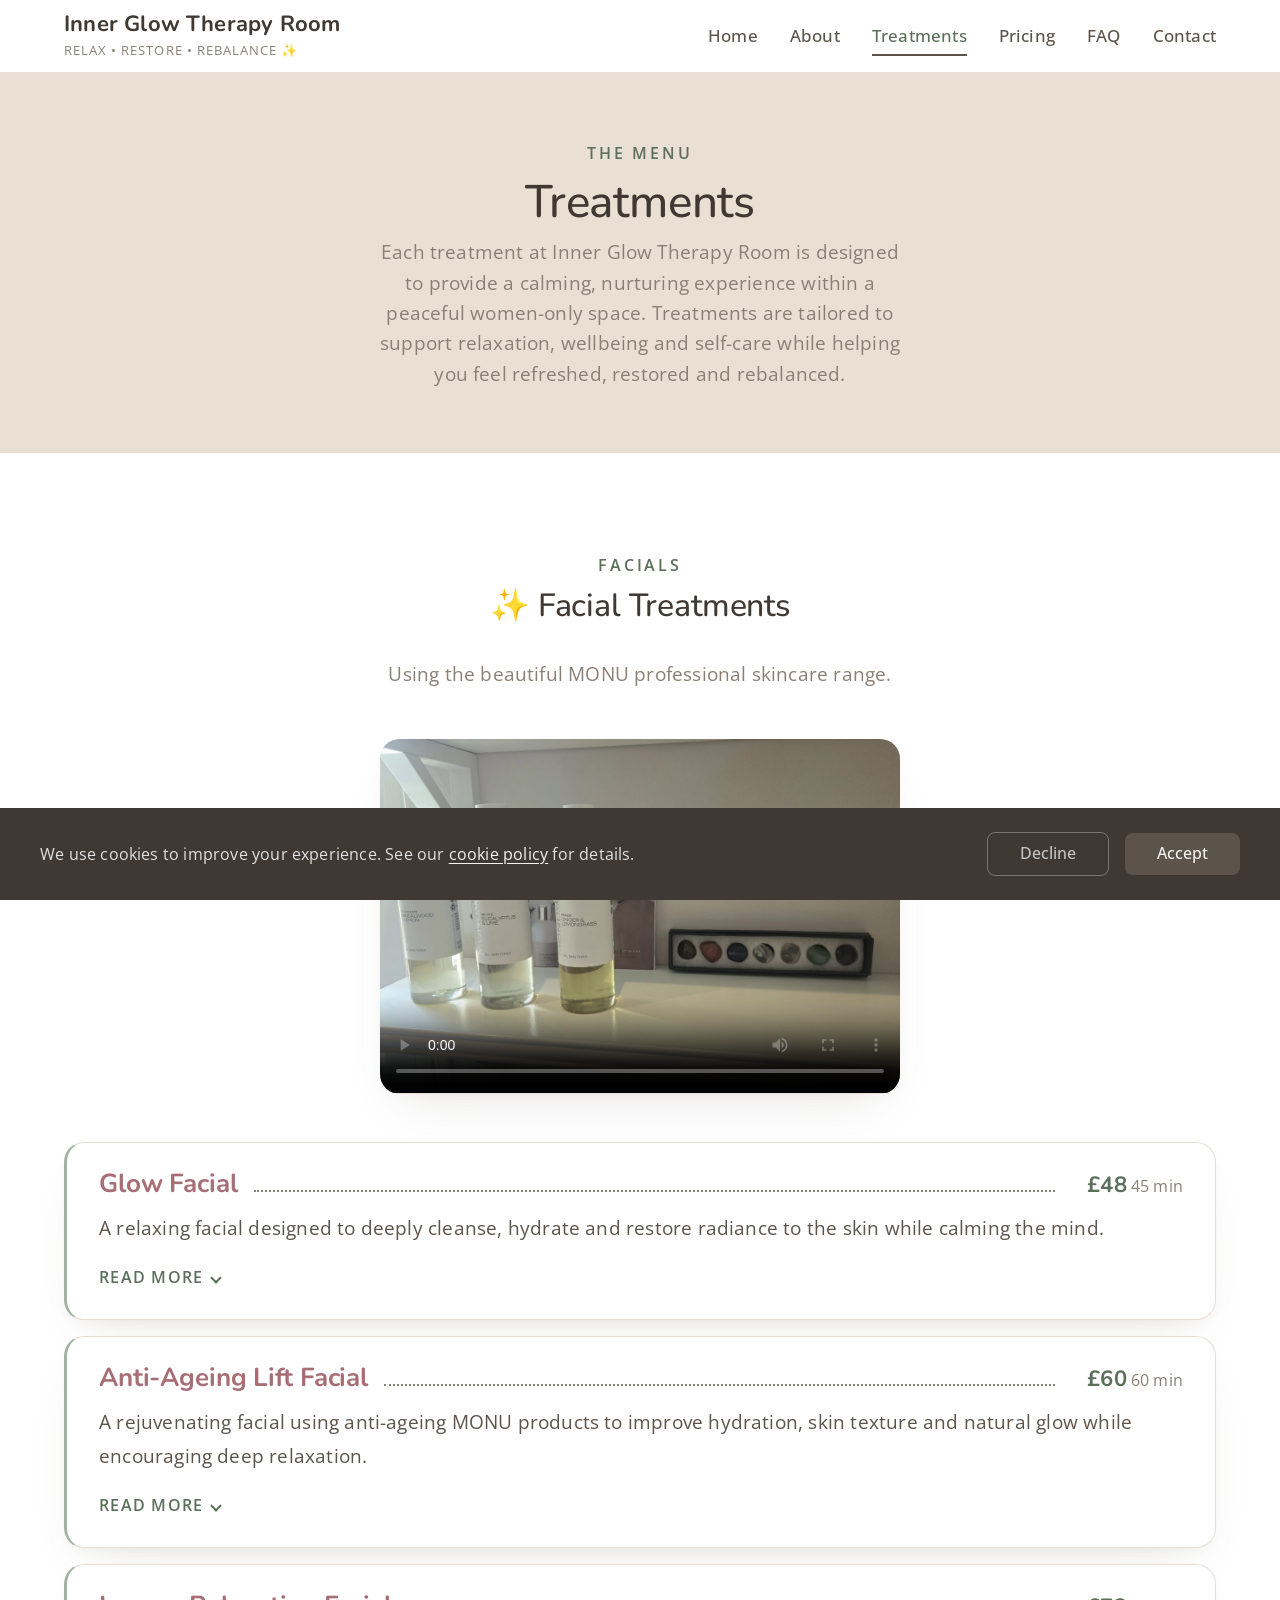
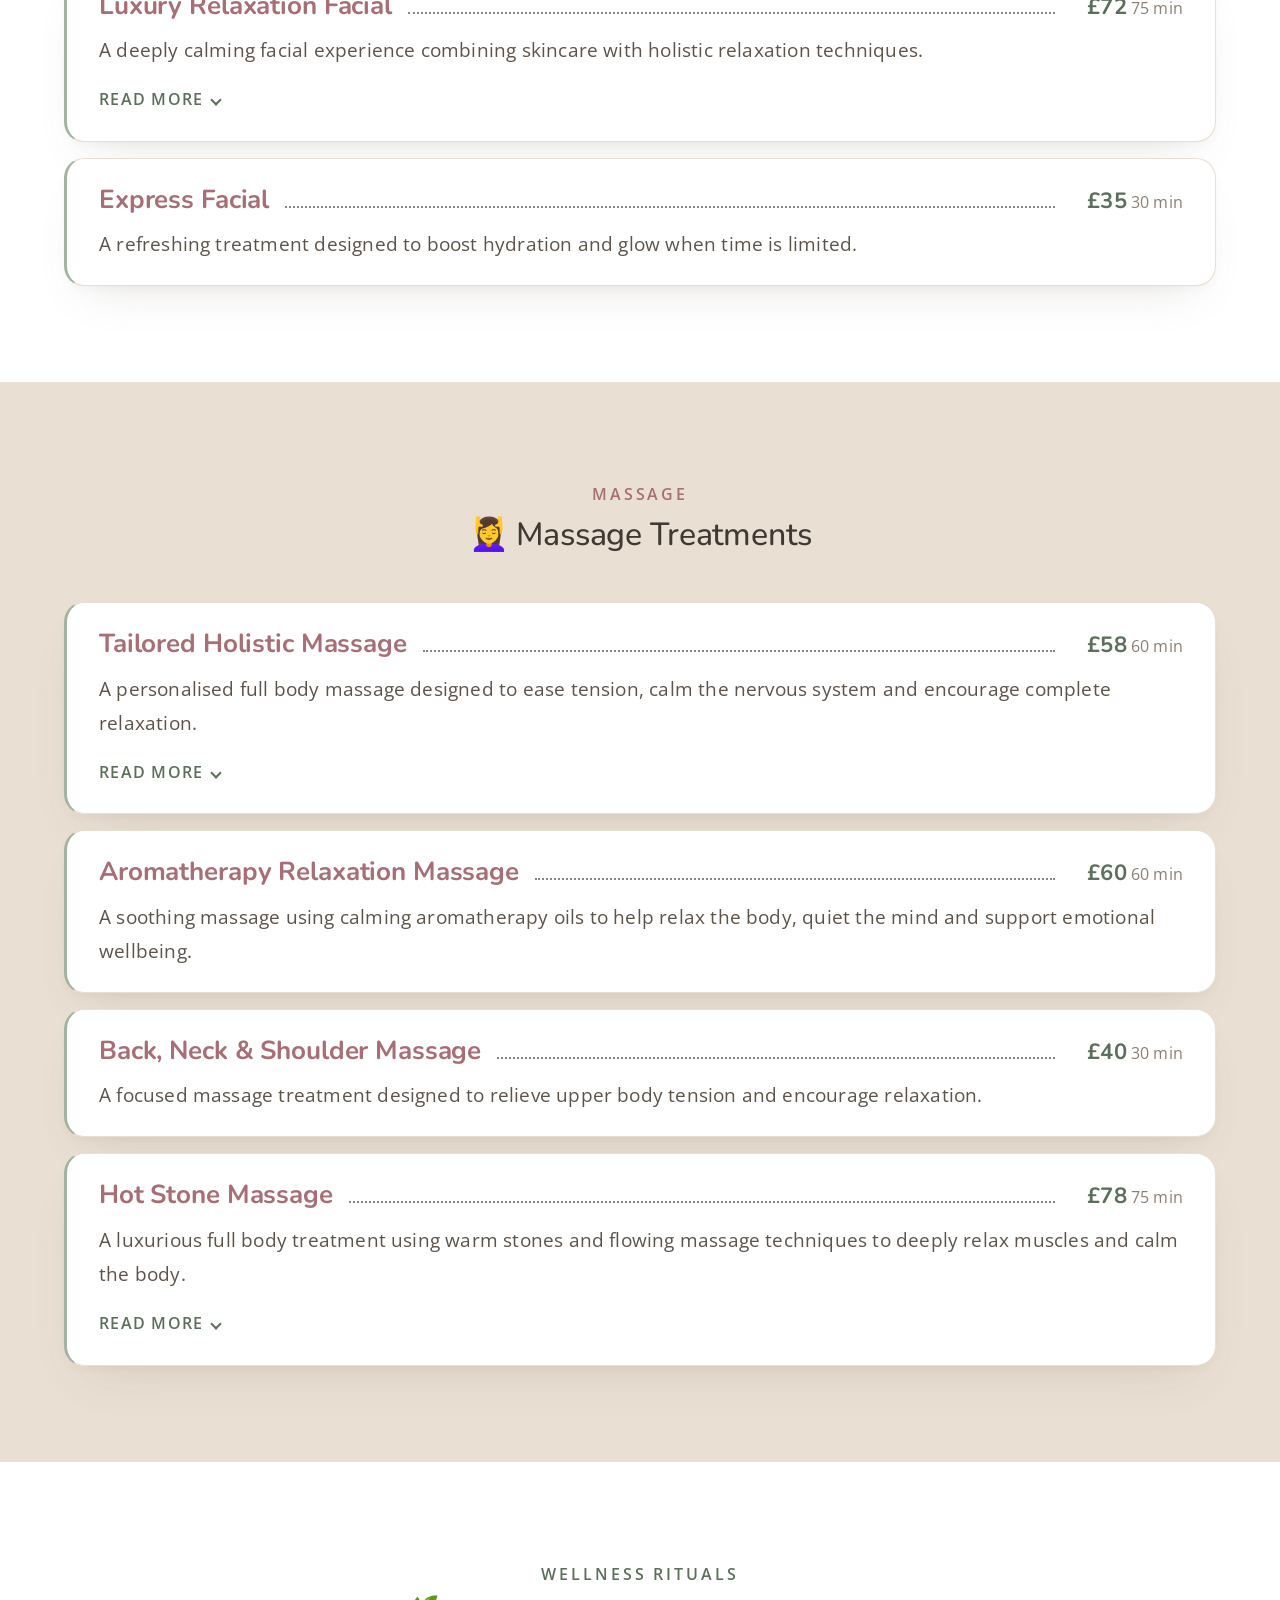
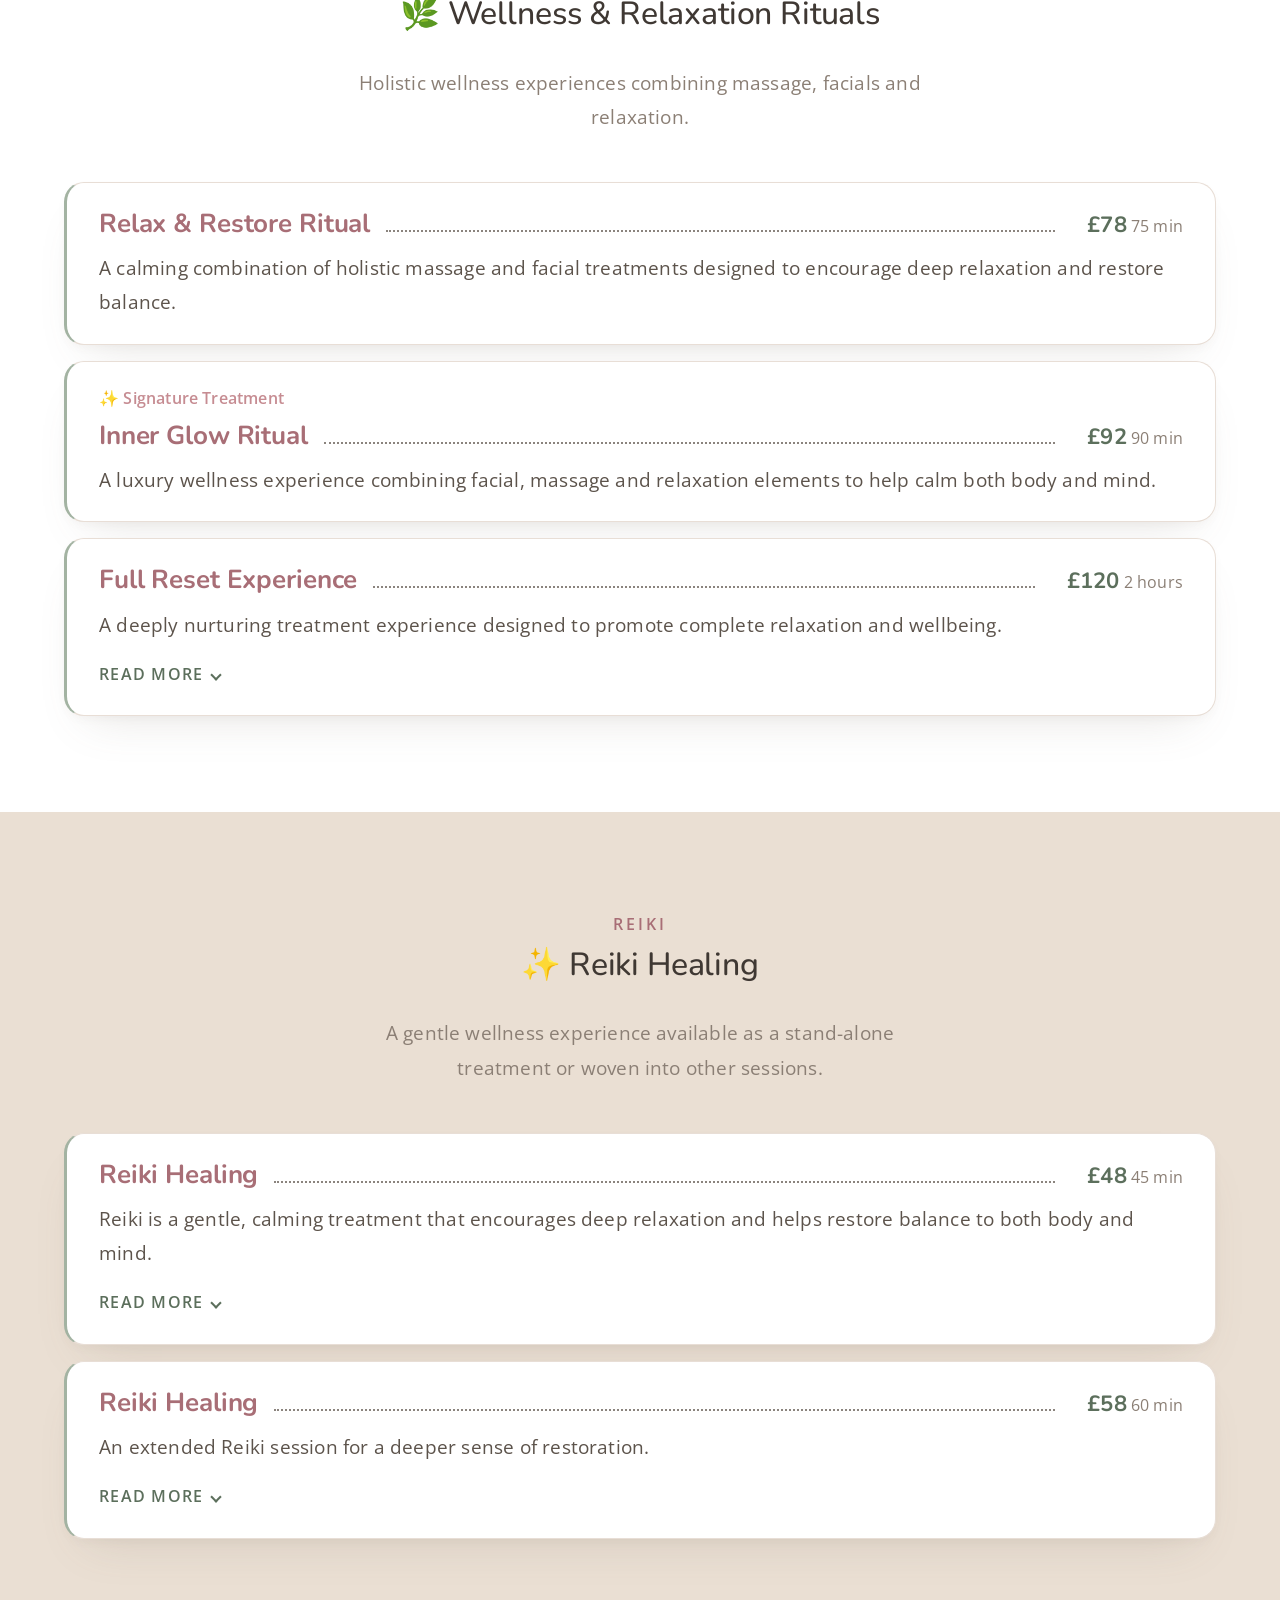
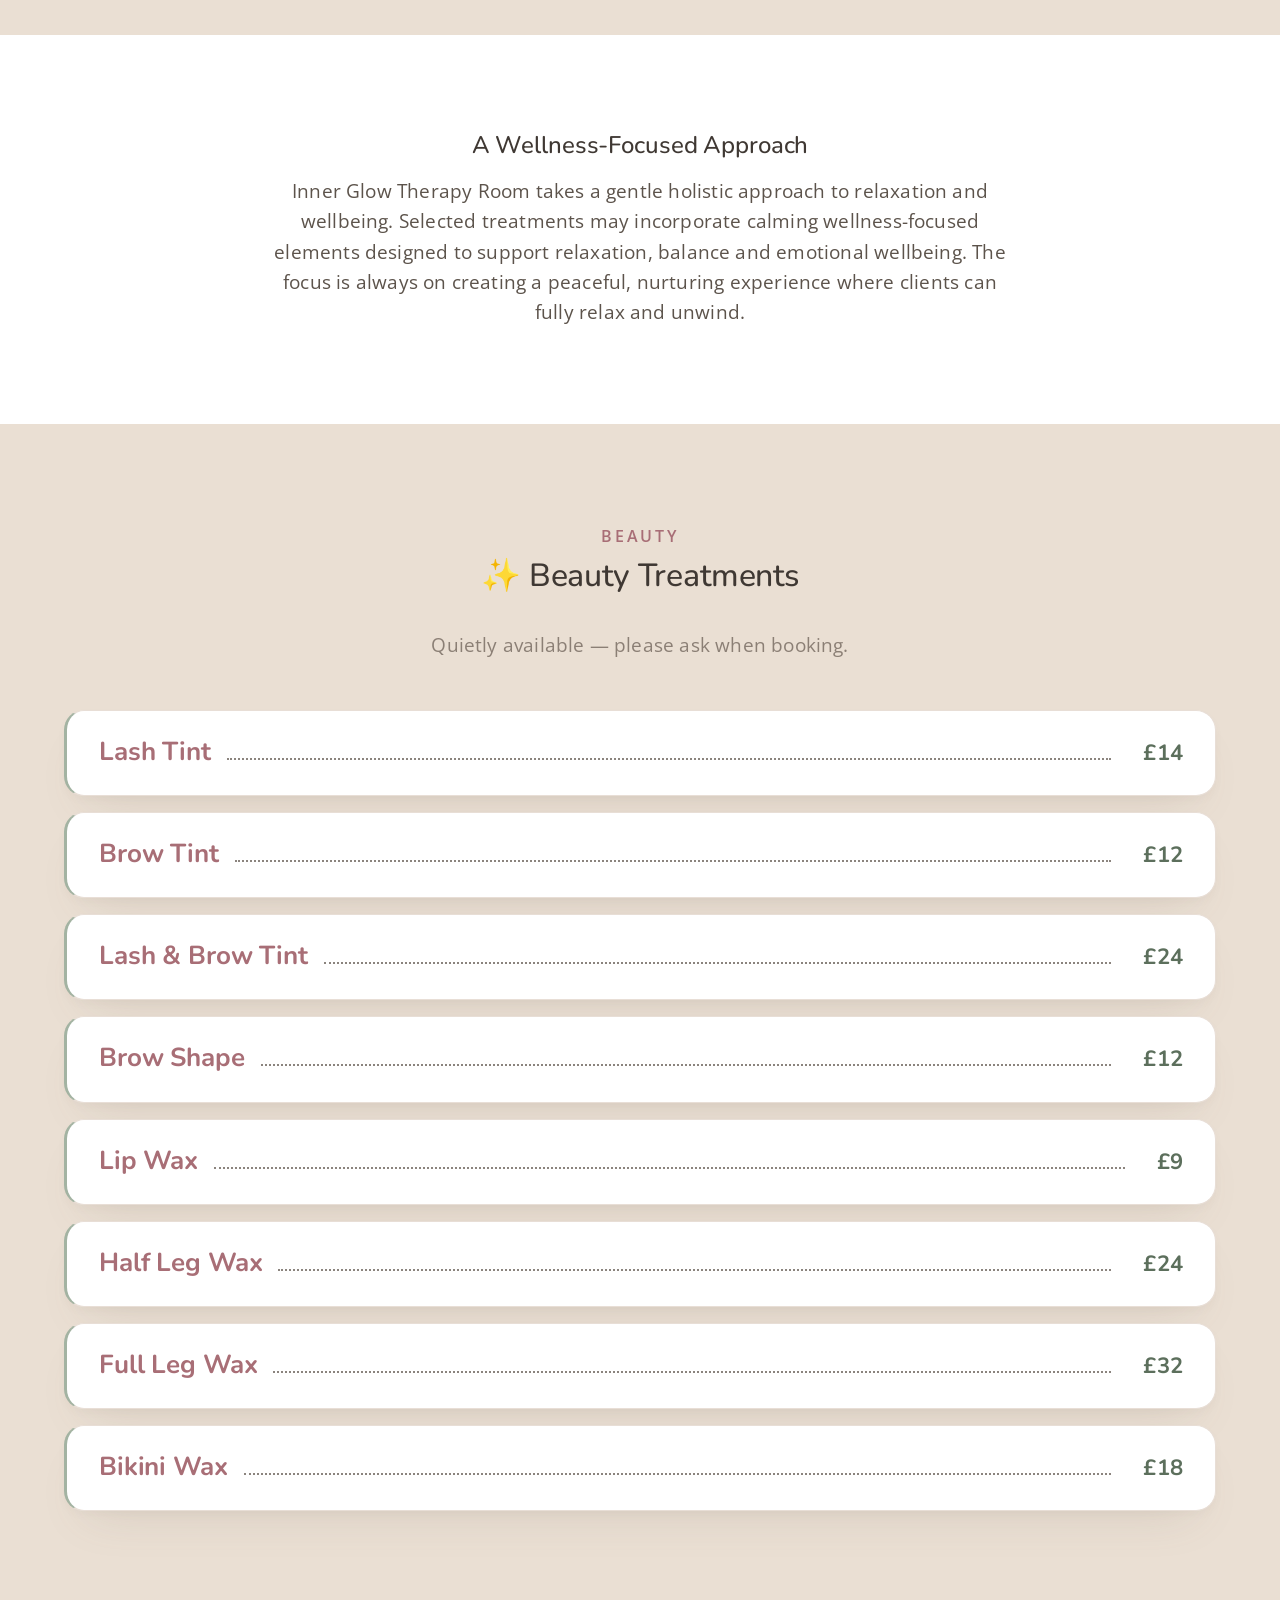
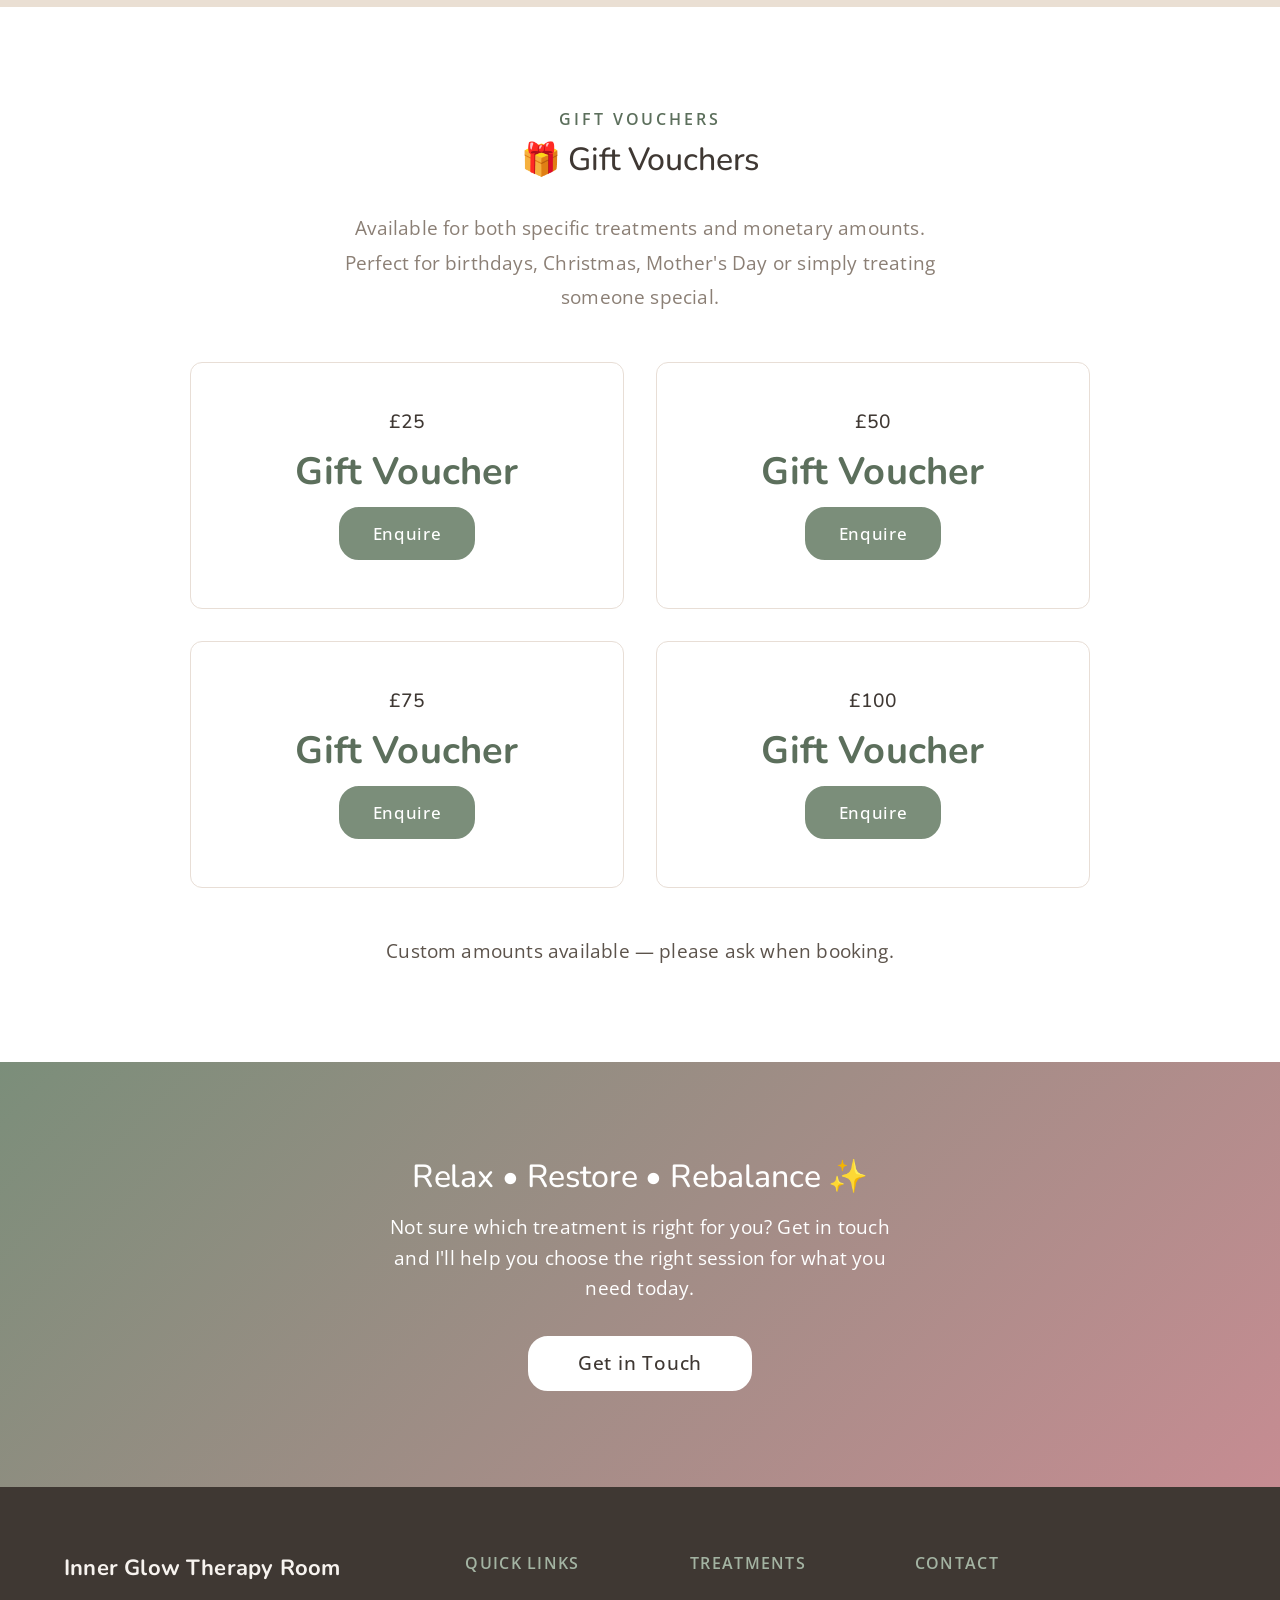
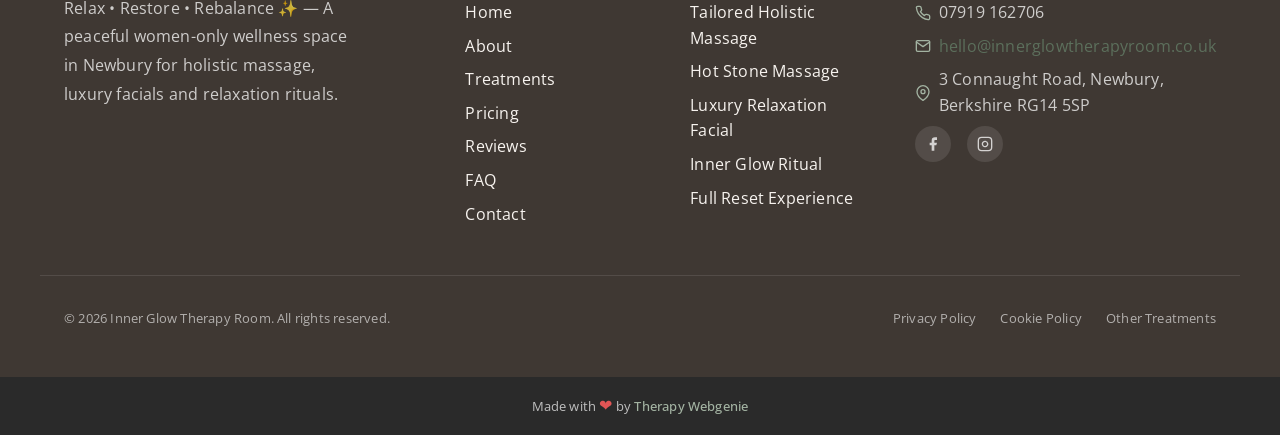
<file: treatments.html>
<!DOCTYPE html>
<html lang="en">
<head>
  <meta charset="UTF-8">
  <meta name="viewport" content="width=device-width, initial-scale=1.0">
  <meta name="description" content="Treatments at Inner Glow Therapy Room, Newbury — holistic massage, luxury MONU facials and wellness rituals in a peaceful women-only space.">
  <meta name="robots" content="max-image-preview:large">
  <meta name="author" content="Inner Glow Therapy Room">
  <title>Treatments — Inner Glow Therapy Room, Newbury</title>
  <link rel="canonical" href="https://www.innerglowtherapyroom.co.uk/treatments.html">
  <meta property="og:type" content="website">
  <meta property="og:url" content="https://www.innerglowtherapyroom.co.uk/treatments.html">
  <meta property="og:title" content="Treatments — Inner Glow Therapy Room, Newbury">
  <meta property="og:description" content="Holistic massage, luxury facials and wellness-focused treatments in a peaceful women-only space in Newbury.">
  <link rel="preconnect" href="https://fonts.googleapis.com">
  <link rel="preconnect" href="https://fonts.gstatic.com" crossorigin>
  <link rel="icon" href="images/favicon.png" type="image/png" sizes="96x96">
  <link rel="apple-touch-icon" href="images/apple-touch-icon.png">
  <link rel="stylesheet" href="css/base.css?v=176">
  <link rel="stylesheet" href="css/components.css?v=176">
  <link rel="stylesheet" href="css/theme.css?v=176">
  <!-- PROFILE:schema -->
    <script type="application/ld+json">
    {
    "@context": "https://schema.org",
    "@type": "LocalBusiness",
    "url": "https://www.innerglowtherapyroom.co.uk",
    "email": "hello@innerglowtherapyroom.co.uk",
    "sameAs": [
        "https://www.facebook.com/innerglowtherapyroom",
        "https://www.instagram.com/innerglowtherapyroom"
    ]
}
    </script>
<!-- /PROFILE:schema -->
<!-- BEACON -->
<script>(function(){try{var u="https:\/\/editmy.site\/api\/hit\/13";var d=JSON.stringify({p:location.pathname,r:document.referrer});if(navigator.sendBeacon){navigator.sendBeacon(u,d);}else{fetch(u,{method:"POST",keepalive:true,body:d});}}catch(e){}})();</script>
<!-- /BEACON -->
</head>
<body>
  <a href="#main" class="skip-link">Skip to main content</a>
  <!-- SECTION: nav -->
  <nav class="nav" role="navigation" aria-label="Main navigation">
    <div class="container nav__inner">
      <a href="./" class="nav__brand">
        <!-- PROFILE:logo --><!-- /PROFILE:logo -->
        <span class="nav__name"><!-- PROFILE:site_title -->Inner Glow Therapy Room<!-- /PROFILE:site_title --></span>
        <span class="nav__title"><!-- PROFILE:site_slogan -->Relax • Restore • Rebalance ✨<!-- /PROFILE:site_slogan --></span>
      </a>
      <div class="nav__links">
        <a href="./" class="nav__link">Home</a>
        <a href="about.html" class="nav__link">About</a>
        <a href="treatments.html" class="nav__link nav__link--active">Treatments</a>
        <a href="pricing.html" class="nav__link">Pricing</a>
        <a href="faq.html" class="nav__link">FAQ</a>
        <a href="contact.html" class="nav__link">Contact</a>
      </div>
      <button class="nav__toggle" aria-label="Toggle menu" aria-expanded="false" aria-controls="mobile-menu">
        <span class="nav__toggle-bar"></span>
        <span class="nav__toggle-bar"></span>
        <span class="nav__toggle-bar"></span>
      </button>
    </div>
    <div class="nav__mobile" id="mobile-menu" role="menu">
      <a href="./" class="nav__link" role="menuitem">Home</a>
      <a href="about.html" class="nav__link" role="menuitem">About</a>
      <a href="treatments.html" class="nav__link nav__link--active" role="menuitem">Treatments</a>
      <a href="pricing.html" class="nav__link" role="menuitem">Pricing</a>
      <a href="faq.html" class="nav__link" role="menuitem">FAQ</a>
      <a href="contact.html" class="nav__link" role="menuitem">Contact</a>
    </div>
  </nav>
  <!-- /SECTION: nav -->
  <!-- Compact scroll header -->
  <div class="nav-scroll" aria-hidden="true">
    <div class="container nav-scroll__inner">
      <div class="nav-scroll__brand">
        <span class="nav-scroll__name"><!-- PROFILE:site_title -->Inner Glow Therapy Room<!-- /PROFILE:site_title --></span>
        <span class="nav-scroll__title"><!-- PROFILE:site_slogan -->Relax • Restore • Rebalance ✨<!-- /PROFILE:site_slogan --></span>
      </div>
      <div class="nav-scroll__right">
        <a href="tel:07919162706" class="nav-scroll__phone">
          <svg xmlns="http://www.w3.org/2000/svg" viewBox="0 0 24 24" fill="none" stroke="currentColor" stroke-width="2" stroke-linecap="round" stroke-linejoin="round"><path d="M22 16.92v3a2 2 0 0 1-2.18 2 19.79 19.79 0 0 1-8.63-3.07 19.5 19.5 0 0 1-6-6 19.79 19.79 0 0 1-3.07-8.67A2 2 0 0 1 4.11 2h3a2 2 0 0 1 2 1.72c.127.96.361 1.903.7 2.81a2 2 0 0 1-.45 2.11L8.09 9.91a16 16 0 0 0 6 6l1.27-1.27a2 2 0 0 1 2.11-.45c.907.339 1.85.573 2.81.7A2 2 0 0 1 22 16.92z"></path></svg>
          07919 162706
        </a>
        <a href="tel:07919162706" class="nav-scroll__phone-icon" aria-label="Call Inner Glow Therapy Room">
          <svg xmlns="http://www.w3.org/2000/svg" viewBox="0 0 24 24" fill="none" stroke="currentColor" stroke-width="2" stroke-linecap="round" stroke-linejoin="round"><path d="M22 16.92v3a2 2 0 0 1-2.18 2 19.79 19.79 0 0 1-8.63-3.07 19.5 19.5 0 0 1-6-6 19.79 19.79 0 0 1-3.07-8.67A2 2 0 0 1 4.11 2h3a2 2 0 0 1 2 1.72c.127.96.361 1.903.7 2.81a2 2 0 0 1-.45 2.11L8.09 9.91a16 16 0 0 0 6 6l1.27-1.27a2 2 0 0 1 2.11-.45c.907.339 1.85.573 2.81.7A2 2 0 0 1 22 16.92z"></path></svg>
        </a>
        <button class="nav-scroll__toggle" aria-label="Toggle menu">
          <span class="nav-scroll__toggle-bar"></span>
          <span class="nav-scroll__toggle-bar"></span>
          <span class="nav-scroll__toggle-bar"></span>
        </button>
      </div>
    </div>
  </div>
  <main id="main">
    <!-- SECTION: page-header -->
    <section class="page-header">
      <div class="container">
        <span class="section-label">The Menu</span>
        <h1>Treatments</h1>
        <p>Each treatment at Inner Glow Therapy Room is designed to provide a calming, nurturing experience within a peaceful women-only space. Treatments are tailored to support relaxation, wellbeing and self-care while helping you feel refreshed, restored and rebalanced.</p>
      </div>
    </section>
    <!-- /SECTION: page-header -->
    <!-- SECTION: facials -->
    <section class="section" id="service-facials">
      <div class="container">
        <div class="text-center" style="margin-bottom: var(--space-2xl);">
          <span class="section-label">Facials</span>
          <h2>✨ Facial Treatments</h2>
          <p class="section-subtitle" style="margin-left: auto; margin-right: auto;">Using the beautiful MONU professional skincare range.</p>
        </div>
        <div style="max-width: 520px; margin: 0 auto var(--space-2xl); border-radius: var(--aesthetic-radius); overflow: hidden; box-shadow: var(--aesthetic-shadow-card);">
          <video controls playsinline preload="metadata" poster="images/home-portrait.jpg" style="width: 100%; height: auto; display: block; background: var(--color-bg-alt);">
            <source src="video/facial-reel.mp4" type="video/mp4">
            Your browser does not support the video tag.
          </video>
        </div>
        <div class="treatment-list">
          <div class="treatment-list__item">
            <div class="treatment-list__head">
              <h3 class="treatment-list__title">Glow Facial</h3>
              <div class="treatment-list__price">&pound;48<span class="treatment-list__duration">45 min</span></div>
            </div>
            <p class="treatment-list__summary">A relaxing facial designed to deeply cleanse, hydrate and restore radiance to the skin while calming the mind.</p>
            <details class="treatment-list__details">
              <summary>Read more</summary>
              <div class="treatment-list__body">
                <p>Perfect for dull, tired or dehydrated skin and ideal as part of a regular self-care routine.</p>
                <a href="contact.html" class="btn btn--primary">Book this facial</a>
              </div>
            </details>
          </div>
          <div class="treatment-list__item">
            <div class="treatment-list__head">
              <h3 class="treatment-list__title">Anti-Ageing Lift Facial</h3>
              <div class="treatment-list__price">&pound;60<span class="treatment-list__duration">60 min</span></div>
            </div>
            <p class="treatment-list__summary">A rejuvenating facial using anti-ageing MONU products to improve hydration, skin texture and natural glow while encouraging deep relaxation.</p>
            <details class="treatment-list__details">
              <summary>Read more</summary>
              <div class="treatment-list__body">
                <p>Includes:</p>
                <ul class="checklist">
                  <li>Cleanse</li>
                  <li>Exfoliation</li>
                  <li>Facial massage</li>
                  <li>Mask</li>
                  <li>Scalp massage</li>
                </ul>
                <p>Perfect for mature, tired or dehydrated skin.</p>
                <a href="contact.html" class="btn btn--primary">Book this facial</a>
              </div>
            </details>
          </div>
          <div class="treatment-list__item">
            <div class="treatment-list__head">
              <h3 class="treatment-list__title">Luxury Relaxation Facial</h3>
              <div class="treatment-list__price">&pound;72<span class="treatment-list__duration">75 min</span></div>
            </div>
            <p class="treatment-list__summary">A deeply calming facial experience combining skincare with holistic relaxation techniques.</p>
            <details class="treatment-list__details">
              <summary>Read more</summary>
              <div class="treatment-list__body">
                <p>Includes:</p>
                <ul class="checklist">
                  <li>Facial treatment</li>
                  <li>Scalp massage</li>
                  <li>Shoulder massage</li>
                  <li>Relaxation rituals</li>
                </ul>
                <p>Designed to leave both skin and mind feeling restored and refreshed.</p>
                <a href="contact.html" class="btn btn--primary">Book this facial</a>
              </div>
            </details>
          </div>
          <div class="treatment-list__item">
            <div class="treatment-list__head">
              <h3 class="treatment-list__title">Express Facial</h3>
              <div class="treatment-list__price">&pound;35<span class="treatment-list__duration">30 min</span></div>
            </div>
            <p class="treatment-list__summary">A refreshing treatment designed to boost hydration and glow when time is limited.</p>
          </div>
        </div>
      </div>
    </section>
    <!-- /SECTION: facials -->
    <!-- SECTION: massage -->
    <section class="section section--alt" id="service-massage">
      <div class="container">
        <div class="text-center" style="margin-bottom: var(--space-2xl);">
          <span class="section-label">Massage</span>
          <h2>💆‍♀️ Massage Treatments</h2>
        </div>
        <div class="treatment-list">
          <div class="treatment-list__item">
            <div class="treatment-list__head">
              <h3 class="treatment-list__title">Tailored Holistic Massage</h3>
              <div class="treatment-list__price">&pound;58<span class="treatment-list__duration">60 min</span></div>
            </div>
            <p class="treatment-list__summary">A personalised full body massage designed to ease tension, calm the nervous system and encourage complete relaxation.</p>
            <details class="treatment-list__details">
              <summary>Read more</summary>
              <div class="treatment-list__body">
                <p>Pressure is tailored to your individual needs, with deeper massage techniques incorporated where required.</p>
                <a href="contact.html" class="btn btn--primary">Book this massage</a>
              </div>
            </details>
          </div>
          <div class="treatment-list__item">
            <div class="treatment-list__head">
              <h3 class="treatment-list__title">Aromatherapy Relaxation Massage</h3>
              <div class="treatment-list__price">&pound;60<span class="treatment-list__duration">60 min</span></div>
            </div>
            <p class="treatment-list__summary">A soothing massage using calming aromatherapy oils to help relax the body, quiet the mind and support emotional wellbeing.</p>
          </div>
          <div class="treatment-list__item">
            <div class="treatment-list__head">
              <h3 class="treatment-list__title">Back, Neck &amp; Shoulder Massage</h3>
              <div class="treatment-list__price">&pound;40<span class="treatment-list__duration">30 min</span></div>
            </div>
            <p class="treatment-list__summary">A focused massage treatment designed to relieve upper body tension and encourage relaxation.</p>
          </div>
          <div class="treatment-list__item">
            <div class="treatment-list__head">
              <h3 class="treatment-list__title">Hot Stone Massage</h3>
              <div class="treatment-list__price">&pound;78<span class="treatment-list__duration">75 min</span></div>
            </div>
            <p class="treatment-list__summary">A luxurious full body treatment using warm stones and flowing massage techniques to deeply relax muscles and calm the body.</p>
            <details class="treatment-list__details">
              <summary>Read more</summary>
              <div class="treatment-list__body">
                <p>Perfect for stress relief, tension release and deep relaxation.</p>
                <a href="contact.html" class="btn btn--primary">Book this massage</a>
              </div>
            </details>
          </div>
        </div>
      </div>
    </section>
    <!-- /SECTION: massage -->
    <!-- SECTION: wellness -->
    <section class="section" id="service-wellness">
      <div class="container">
        <div class="text-center" style="margin-bottom: var(--space-2xl);">
          <span class="section-label">Wellness Rituals</span>
          <h2>🌿 Wellness &amp; Relaxation Rituals</h2>
          <p class="section-subtitle" style="margin-left: auto; margin-right: auto;">Holistic wellness experiences combining massage, facials and relaxation.</p>
        </div>
        <div class="treatment-list">
          <div class="treatment-list__item">
            <div class="treatment-list__head">
              <h3 class="treatment-list__title">Relax &amp; Restore Ritual</h3>
              <div class="treatment-list__price">&pound;78<span class="treatment-list__duration">75 min</span></div>
            </div>
            <p class="treatment-list__summary">A calming combination of holistic massage and facial treatments designed to encourage deep relaxation and restore balance.</p>
          </div>
          <div class="treatment-list__item">
            <p style="margin: 0 0 var(--space-sm); font-size: var(--text-sm); color: var(--color-accent); font-weight: 600;">✨ Signature Treatment</p>
            <div class="treatment-list__head">
              <h3 class="treatment-list__title">Inner Glow Ritual</h3>
              <div class="treatment-list__price">&pound;92<span class="treatment-list__duration">90 min</span></div>
            </div>
            <p class="treatment-list__summary">A luxury wellness experience combining facial, massage and relaxation elements to help calm both body and mind.</p>
          </div>
          <div class="treatment-list__item">
            <div class="treatment-list__head">
              <h3 class="treatment-list__title">Full Reset Experience</h3>
              <div class="treatment-list__price">&pound;120<span class="treatment-list__duration">2 hours</span></div>
            </div>
            <p class="treatment-list__summary">A deeply nurturing treatment experience designed to promote complete relaxation and wellbeing.</p>
            <details class="treatment-list__details">
              <summary>Read more</summary>
              <div class="treatment-list__body">
                <p>Includes massage, scalp rituals and calming wellness-focused elements.</p>
                <a href="contact.html" class="btn btn--primary">Book this ritual</a>
              </div>
            </details>
          </div>
        </div>
      </div>
    </section>
    <!-- /SECTION: wellness -->
    <!-- SECTION: reiki -->
    <section class="section section--alt" id="service-reiki">
      <div class="container">
        <div class="text-center" style="margin-bottom: var(--space-2xl);">
          <span class="section-label">Reiki</span>
          <h2>✨ Reiki Healing</h2>
          <p class="section-subtitle" style="margin-left: auto; margin-right: auto;">A gentle wellness experience available as a stand-alone treatment or woven into other sessions.</p>
        </div>
        <div class="treatment-list">
          <div class="treatment-list__item">
            <div class="treatment-list__head">
              <h3 class="treatment-list__title">Reiki Healing</h3>
              <div class="treatment-list__price">&pound;48<span class="treatment-list__duration">45 min</span></div>
            </div>
            <p class="treatment-list__summary">Reiki is a gentle, calming treatment that encourages deep relaxation and helps restore balance to both body and mind.</p>
            <details class="treatment-list__details">
              <summary>Read more</summary>
              <div class="treatment-list__body">
                <p>During a session, clients remain fully clothed while light touch or hands held just above the body are used to promote a sense of peace and wellbeing. Many clients leave feeling deeply relaxed, lighter and more centred. Reiki can be enjoyed as a stand-alone treatment or incorporated into a holistic wellness experience.</p>
                <a href="contact.html" class="btn btn--primary">Book this treatment</a>
              </div>
            </details>
          </div>
          <div class="treatment-list__item">
            <div class="treatment-list__head">
              <h3 class="treatment-list__title">Reiki Healing</h3>
              <div class="treatment-list__price">&pound;58<span class="treatment-list__duration">60 min</span></div>
            </div>
            <p class="treatment-list__summary">An extended Reiki session for a deeper sense of restoration.</p>
            <details class="treatment-list__details">
              <summary>Read more</summary>
              <div class="treatment-list__body">
                <p>Same calming approach as the 45-minute treatment, with extra time to settle, slow down and let the body fully receive the benefits of the session.</p>
                <a href="contact.html" class="btn btn--primary">Book this treatment</a>
              </div>
            </details>
          </div>
        </div>
      </div>
    </section>
    <!-- /SECTION: reiki -->
    <!-- SECTION: wellness-approach -->
    <section class="section">
      <div class="container container--narrow text-center">
        <h3>A Wellness-Focused Approach</h3>
        <p>Inner Glow Therapy Room takes a gentle holistic approach to relaxation and wellbeing. Selected treatments may incorporate calming wellness-focused elements designed to support relaxation, balance and emotional wellbeing. The focus is always on creating a peaceful, nurturing experience where clients can fully relax and unwind.</p>
      </div>
    </section>
    <!-- /SECTION: wellness-approach -->
    <!-- SECTION: beauty -->
    <section class="section section--alt" id="service-beauty">
      <div class="container">
        <div class="text-center" style="margin-bottom: var(--space-2xl);">
          <span class="section-label">Beauty</span>
          <h2>✨ Beauty Treatments</h2>
          <p class="section-subtitle" style="margin-left: auto; margin-right: auto;">Quietly available — please ask when booking.</p>
        </div>
        <div class="treatment-list">
          <div class="treatment-list__item"><div class="treatment-list__head"><h3 class="treatment-list__title">Lash Tint</h3><div class="treatment-list__price">&pound;14</div></div></div>
          <div class="treatment-list__item"><div class="treatment-list__head"><h3 class="treatment-list__title">Brow Tint</h3><div class="treatment-list__price">&pound;12</div></div></div>
          <div class="treatment-list__item"><div class="treatment-list__head"><h3 class="treatment-list__title">Lash &amp; Brow Tint</h3><div class="treatment-list__price">&pound;24</div></div></div>
          <div class="treatment-list__item"><div class="treatment-list__head"><h3 class="treatment-list__title">Brow Shape</h3><div class="treatment-list__price">&pound;12</div></div></div>
          <div class="treatment-list__item"><div class="treatment-list__head"><h3 class="treatment-list__title">Lip Wax</h3><div class="treatment-list__price">&pound;9</div></div></div>
          <div class="treatment-list__item"><div class="treatment-list__head"><h3 class="treatment-list__title">Half Leg Wax</h3><div class="treatment-list__price">&pound;24</div></div></div>
          <div class="treatment-list__item"><div class="treatment-list__head"><h3 class="treatment-list__title">Full Leg Wax</h3><div class="treatment-list__price">&pound;32</div></div></div>
          <div class="treatment-list__item"><div class="treatment-list__head"><h3 class="treatment-list__title">Bikini Wax</h3><div class="treatment-list__price">&pound;18</div></div></div>
        </div>
      </div>
    </section>
    <!-- /SECTION: beauty -->
    <!-- SECTION: gift-vouchers -->
    <section class="section" id="gift-vouchers">
      <div class="container">
        <div class="text-center" style="margin-bottom: var(--space-2xl);">
          <span class="section-label">Gift Vouchers</span>
          <h2>🎁 Gift Vouchers</h2>
          <p class="section-subtitle" style="margin-left: auto; margin-right: auto;">Available for both specific treatments and monetary amounts. Perfect for birthdays, Christmas, Mother's Day or simply treating someone special.</p>
        </div>
        <div class="pricing-grid pricing-grid--4">
          <div class="pricing-card">
            <h3>£25</h3>
            <div class="pricing-card__price">Gift Voucher</div>
            <a href="contact.html" class="btn btn--primary">Enquire</a>
          </div>
          <div class="pricing-card">
            <h3>£50</h3>
            <div class="pricing-card__price">Gift Voucher</div>
            <a href="contact.html" class="btn btn--primary">Enquire</a>
          </div>
          <div class="pricing-card">
            <h3>£75</h3>
            <div class="pricing-card__price">Gift Voucher</div>
            <a href="contact.html" class="btn btn--primary">Enquire</a>
          </div>
          <div class="pricing-card">
            <h3>£100</h3>
            <div class="pricing-card__price">Gift Voucher</div>
            <a href="contact.html" class="btn btn--primary">Enquire</a>
          </div>
        </div>
        <p class="text-center" style="margin-top: var(--space-2xl);">Custom amounts available — please ask when booking.</p>
      </div>
    </section>
    <!-- /SECTION: gift-vouchers -->
    <!-- SECTION: cta -->
    <section class="section cta-banner">
      <div class="container text-center">
        <h2>Relax • Restore • Rebalance ✨</h2>
        <p>Not sure which treatment is right for you? Get in touch and I'll help you choose the right session for what you need today.</p>
        <a href="contact.html" class="btn btn--accent">Get in Touch</a>
      </div>
    </section>
    <!-- /SECTION: cta -->
  </main>
  <!-- SECTION: footer -->
  <footer class="footer">
    <div class="container footer__inner">
      <div class="footer__brand">
        <p class="footer__brand-name">Inner Glow Therapy Room</p>
        <p class="footer__brand-text">Relax • Restore • Rebalance ✨ — A peaceful women-only wellness space in Newbury for holistic massage, luxury facials and relaxation rituals.</p>
      </div>
      <div class="footer__col">
        <p class="footer__heading">Quick Links</p>
        <div class="footer__links">
          <a href="./" class="footer__link">Home</a>
          <a href="about.html" class="footer__link">About</a>
          <a href="treatments.html" class="footer__link">Treatments</a>
          <a href="pricing.html" class="footer__link">Pricing</a>
          <a href="reviews.html" class="footer__link">Reviews</a>
          <a href="faq.html" class="footer__link">FAQ</a>
          <a href="contact.html" class="footer__link">Contact</a>
        </div>
      </div>
      <div class="footer__col">
        <p class="footer__heading">Treatments</p>
        <div class="footer__links">
          <a href="treatments.html#service-massage" class="footer__link">Tailored Holistic Massage</a>
          <a href="treatments.html#service-massage" class="footer__link">Hot Stone Massage</a>
          <a href="treatments.html#service-facials" class="footer__link">Luxury Relaxation Facial</a>
          <a href="treatments.html#service-wellness" class="footer__link">Inner Glow Ritual</a>
          <a href="treatments.html#service-wellness" class="footer__link">Full Reset Experience</a>
        </div>
      </div>
      <div class="footer__col">
        <p class="footer__heading">Contact</p>
        <div class="footer__contact-item">
          <svg xmlns="http://www.w3.org/2000/svg" viewBox="0 0 24 24" fill="none" stroke="currentColor" stroke-width="2" stroke-linecap="round" stroke-linejoin="round"><path d="M22 16.92v3a2 2 0 0 1-2.18 2 19.79 19.79 0 0 1-8.63-3.07 19.5 19.5 0 0 1-6-6 19.79 19.79 0 0 1-3.07-8.67A2 2 0 0 1 4.11 2h3a2 2 0 0 1 2 1.72 12.84 12.84 0 0 0 .7 2.81 2 2 0 0 1-.45 2.11L8.09 9.91a16 16 0 0 0 6 6l1.27-1.27a2 2 0 0 1 2.11-.45 12.84 12.84 0 0 0 2.81.7A2 2 0 0 1 22 16.92z"></path></svg>
          <span>07919 162706</span>
        </div>
        <div class="footer__contact-item">
          <svg xmlns="http://www.w3.org/2000/svg" viewBox="0 0 24 24" fill="none" stroke="currentColor" stroke-width="2" stroke-linecap="round" stroke-linejoin="round"><path d="M4 4h16c1.1 0 2 .9 2 2v12c0 1.1-.9 2-2 2H4c-1.1 0-2-.9-2-2V6c0-1.1.9-2 2-2z"></path><polyline points="22,6 12,13 2,6"></polyline></svg>
          <a href="mailto:hello@innerglowtherapyroom.co.uk">hello@innerglowtherapyroom.co.uk</a>
        </div>
        <div class="footer__contact-item">
          <svg xmlns="http://www.w3.org/2000/svg" viewBox="0 0 24 24" fill="none" stroke="currentColor" stroke-width="2" stroke-linecap="round" stroke-linejoin="round"><path d="M21 10c0 7-9 13-9 13s-9-6-9-13a9 9 0 0 1 18 0z"></path><circle cx="12" cy="10" r="3"></circle></svg>
          <span>3 Connaught Road, Newbury, Berkshire RG14 5SP</span>
        </div>
        <div class="footer__social">
          <!-- PROFILE:social_facebook --><a href="https://www.facebook.com/innerglowtherapyroom" aria-label="Facebook" target="_blank" rel="noopener noreferrer"><svg viewBox="0 0 24 24" fill="currentColor" aria-hidden="true"><path d="M18 2h-3a5 5 0 0 0-5 5v3H7v4h3v8h4v-8h3l1-4h-4V7a1 1 0 0 1 1-1h3z"/></svg></a><!-- /PROFILE:social_facebook -->
          <!-- PROFILE:social_instagram --><a href="https://www.instagram.com/innerglowtherapyroom" aria-label="Instagram" target="_blank" rel="noopener noreferrer"><svg viewBox="0 0 24 24" fill="none" stroke="currentColor" stroke-width="2" aria-hidden="true"><rect x="2" y="2" width="20" height="20" rx="5" ry="5"/><path d="M16 11.37A4 4 0 1 1 12.63 8 4 4 0 0 1 16 11.37z"/><line x1="17.5" y1="6.5" x2="17.51" y2="6.5"/></svg></a><!-- /PROFILE:social_instagram -->
        </div>
      </div>
    </div>
    <div class="container footer__bottom">
      <p class="footer__copyright">&copy; <script>document.write(new Date().getFullYear())</script> Inner Glow Therapy Room. All rights reserved.</p>
      <div class="footer__legal">
        <a href="privacy.html">Privacy Policy</a>
        <a href="cookies-policy.html">Cookie Policy</a>
        <a href="other-treatments.html">Other Treatments</a>
      </div>
    </div>
  </footer>
  <!-- /SECTION: footer -->
  <div class="site-credit">
    <p>Made with <span class="site-credit__heart" aria-label="love">&#10084;</span> by <a href="https://www.therapywebgenie.com" target="_blank" rel="noopener">Therapy Webgenie</a></p>
  </div>
  <div class="cookie-banner" role="dialog" aria-label="Cookie consent">
    <div class="cookie-banner__inner">
      <p class="cookie-banner__text">We use cookies to improve your experience. See our <a href="cookies-policy.html">cookie policy</a> for details.</p>
      <div class="cookie-banner__buttons"><button class="cookie-banner__accept">Accept</button><button class="cookie-banner__decline">Decline</button></div>
    </div>
  </div>
  <button class="back-to-top" aria-label="Back to top">
    <svg xmlns="http://www.w3.org/2000/svg" viewBox="0 0 24 24" fill="none" stroke="currentColor" stroke-width="2" stroke-linecap="round" stroke-linejoin="round"><polyline points="18 15 12 9 6 15"></polyline></svg>
  </button>
  <script src="js/main.js"></script>
</body>
</html>
</file>
<file: css/base.css>
/* =============================================
   BASE STYLES
   Reset, Custom Properties, Typography, Layout
   Theme colours & fonts are in theme.css
   ============================================= */

/* --- Custom Properties (non-theme) --- */
:root {
  --text-xs: 0.8125rem;
  --text-sm: 1rem;
  --text-base: 1.0625rem;
  --text-md: 1.1875rem;
  --text-lg: 1.375rem;
  --text-xl: 1.625rem;
  --text-2xl: 2rem;
  --text-3xl: 2.375rem;
  --text-4xl: 3rem;

  /* Heading sizes (overridable per font pairing in theme.css) */
  --text-h1: var(--text-3xl);          /* mobile: 38px */
  --text-h1-desktop: var(--text-4xl);  /* desktop: 48px */
  --text-h2: var(--text-2xl);          /* mobile: 32px */
  --text-h2-desktop: var(--text-3xl);  /* desktop: 38px */
  --text-h3: var(--text-xl);           /* mobile: 26px */
  --text-h3-desktop: 1.75rem;          /* desktop: 28px */

  --font-weight-normal: 400;
  --font-weight-medium: 500;
  --font-weight-semibold: 600;
  --font-weight-bold: 700;

  --line-height-tight: 1.2;
  --line-height-normal: 1.6;
  --line-height-relaxed: 1.8;

  /* Spacing */
  --space-xs: 0.25rem;
  --space-sm: 0.5rem;
  --space-md: 1rem;
  --space-lg: 1.5rem;
  --space-xl: 2rem;
  --space-2xl: 3rem;
  --space-3xl: 4rem;
  --space-4xl: 6rem;
  --space-5xl: 8rem;

  /* Layout */
  --container-max: 1200px;
  --container-narrow: 800px;
  --container-wide: 1400px;

  /* Border Radius */
  --radius-sm: 4px;
  --radius-md: 8px;
  --radius-lg: 12px;
  --radius-xl: 20px;
  --radius-full: 9999px;

  /* Shadows */
  --shadow-sm: 0 1px 3px rgba(0, 0, 0, 0.06);
  --shadow-md: 0 4px 12px rgba(0, 0, 0, 0.08);
  --shadow-lg: 0 8px 30px rgba(0, 0, 0, 0.1);
  --shadow-xl: 0 12px 40px rgba(0, 0, 0, 0.12);

  /* Transitions */
  --transition-fast: 150ms ease;
  --transition-base: 250ms ease;
  --transition-normal: 300ms ease;
  --transition-slow: 400ms ease;

  /* === v1.5 Aesthetic dials ===
     Per-site theme.css overrides these to flip a site's visual aesthetic
     (sharp / soft / brutalist / luxe / editorial). Defaults preserve the
     current "soft modern" look so existing sites are unchanged.
     Pills always read --aesthetic-radius-pill (fixed 999px) so they
     stay pill-shaped regardless of the dial. */
  --aesthetic-radius:        14px;
  --aesthetic-radius-pill:   999px;
  --aesthetic-shadow-card:   0 1px 3px rgba(0, 0, 0, 0.04), 0 4px 16px rgba(0, 0, 0, 0.06);
  --aesthetic-border-width:  1px;
}

/* --- Reset --- */
*,
*::before,
*::after {
  box-sizing: border-box;
  margin: 0;
  padding: 0;
}

html {
  font-size: 100%;
  scroll-behavior: smooth;
  -webkit-text-size-adjust: 100%;
}

body {
  font-family: var(--font-body);
  font-size: var(--text-md);
  font-weight: var(--font-weight-normal);
  line-height: var(--line-height-normal);
  color: var(--color-text);
  background-color: var(--color-bg);
  -webkit-font-smoothing: antialiased;
  -moz-osx-font-smoothing: grayscale;
}

img,
picture,
video {
  display: block;
  max-width: 100%;
  height: auto;
}

svg {
  display: block;
}

input,
button,
textarea,
select {
  font: inherit;
  color: inherit;
}

button {
  cursor: pointer;
  border: none;
  background: none;
}

a {
  color: inherit;
  text-decoration: none;
}

ul,
ol {
  list-style: none;
}

h1, h2, h3, h4, h5, h6 {
  font-family: var(--font-heading);
  color: var(--color-text-heading);
  line-height: var(--line-height-tight);
  font-weight: var(--font-weight-bold);
  margin-bottom: var(--space-md);
}

/* --- Typography --- */
h1 {
  font-size: var(--text-h1);
}

h2 {
  font-size: var(--text-h2);
  margin-bottom: var(--space-xl);
}

h3 {
  font-size: var(--text-h3);
}

h4 {
  font-size: var(--text-lg);
}

h5 {
  font-size: var(--text-md);
}

h6 {
  font-size: var(--text-base);
}

p {
  margin-bottom: var(--space-md);
}

p:last-child:not(.section-subtitle) {
  margin-bottom: 0;
}

strong {
  font-weight: var(--font-weight-semibold);
}

/* --- Layout Utilities --- */
.container {
  width: 100%;
  max-width: var(--container-max);
  margin-left: auto;
  margin-right: auto;
  padding-left: var(--space-lg);
  padding-right: var(--space-lg);
}

.container--narrow {
  max-width: var(--container-narrow);
}

.section {
  padding-top: var(--space-3xl);
  padding-bottom: var(--space-3xl);
}

.section--alt {
  background-color: var(--color-bg-alt);
}

/* Icons inside alt sections: swap bg-alt → surface so they remain visible */
.section--alt .card__icon,
.section--alt .icon-box__icon,
.section--alt .contact-info__icon,
.section--alt .service-detail__icon {
  background-color: var(--color-surface);
}

.section--dark {
  background-color: var(--color-bg-dark);
  color: var(--color-text-inverse);
}

.section--dark h2,
.section--dark h3,
.section--dark h4 {
  color: var(--color-text-inverse);
}

/* Grid */
.grid {
  display: grid;
  gap: var(--space-xl);
}

.grid--2 {
  grid-template-columns: 1fr;
}

.grid--3 {
  grid-template-columns: 1fr;
}

/* --- Buttons --- */
.btn {
  display: inline-flex;
  align-items: center;
  justify-content: center;
  gap: var(--space-sm);
  padding: var(--space-md) var(--space-xl);
  font-family: var(--font-body);
  font-size: var(--text-base);
  font-weight: var(--font-weight-medium);
  line-height: 1;
  border-radius: var(--aesthetic-radius);
  transition: all var(--transition-base);
  text-decoration: none;
  border: calc(var(--aesthetic-border-width) + 1px) solid transparent;
  white-space: nowrap;
}

.btn svg {
  width: 1em;
  height: 1em;
  flex-shrink: 0;
}

.btn--primary {
  background-color: var(--color-primary);
  color: var(--color-text-inverse);
  border-color: var(--color-primary);
}

.btn--primary:hover {
  background-color: var(--color-primary-dark);
  border-color: var(--color-primary-dark);
}

.btn--secondary {
  background-color: transparent;
  color: var(--color-primary);
  border-color: var(--color-primary);
}

.btn--secondary:hover {
  background-color: var(--color-primary);
  color: var(--color-text-inverse);
}

.btn--accent {
  background-color: var(--color-secondary);
  color: var(--color-text-inverse);
  border-color: var(--color-secondary);
}

.btn--accent:hover {
  background-color: var(--color-secondary-dark);
  border-color: var(--color-secondary-dark);
}

.btn--block {
  width: 100%;
}

/* --- Links --- */
.link {
  color: var(--color-primary);
  text-decoration: underline;
  text-underline-offset: 3px;
  transition: color var(--transition-fast);
}

.link:hover {
  color: var(--color-primary-dark);
}

/* --- Text Utilities --- */
.text-center {
  text-align: center;
}

.text-center h2 {
  margin-bottom: var(--space-xl);
}

.text-balance {
  text-wrap: balance;
}

.section-subtitle {
  font-size: var(--text-md);
  color: var(--color-text-light);
  max-width: 600px;
  margin-bottom: var(--space-2xl);
  line-height: var(--line-height-relaxed);
}

.text-center .section-subtitle {
  margin-left: auto;
  margin-right: auto;
}

.section-footer {
  margin-top: var(--space-2xl);
}

.section-label {
  display: inline-block;
  font-family: var(--font-body);
  font-size: var(--text-sm);
  font-weight: var(--font-weight-semibold);
  text-transform: uppercase;
  letter-spacing: 0.1em;
  color: var(--color-secondary-dark);
  margin-bottom: var(--space-sm);
}
/* v1.4 — pill variant: dark-navy bg, white text, compact (matches hero label) */
.section-label--pill {
  background-color: var(--color-secondary);
  color: var(--color-text-inverse);
  font-size: 0.65rem;
  font-weight: 700;
  letter-spacing: 0.12em;
  padding: 5px 13px;
  border-radius: 5px;
  margin-bottom: 14px;
}
.section-label--pill-accent { background-color: var(--color-accent); color: var(--color-text-inverse); }
.section-label--pill-primary { background-color: var(--color-primary); color: var(--color-text-inverse); }

/* --- Responsive Typography --- */
@media (min-width: 768px) {
  h1 {
    font-size: var(--text-h1-desktop);
  }

  h2 {
    font-size: var(--text-h2-desktop);
  }

  h3 {
    font-size: var(--text-h3-desktop);
  }

  .section {
    padding-top: var(--space-4xl);
    padding-bottom: var(--space-4xl);
  }
}

/* --- Responsive Grid --- */
@media (min-width: 768px) {
  .grid--2 {
    grid-template-columns: repeat(2, 1fr);
  }

  .grid--3 {
    grid-template-columns: repeat(2, 1fr);
  }
}

@media (min-width: 1024px) {
  .grid--3 {
    grid-template-columns: repeat(3, 1fr);
  }
}

/* --- Screen Reader Only --- */
.sr-only {
  position: absolute;
  width: 1px;
  height: 1px;
  padding: 0;
  margin: -1px;
  overflow: hidden;
  clip: rect(0, 0, 0, 0);
  white-space: nowrap;
  border-width: 0;
}
</file>
<file: css/components.css>
/* =============================================
   COMPONENT STYLES
   Nav, Hero, Cards, Testimonials, Forms, Footer
   ============================================= */

/* --- Skip Link --- */
.skip-link {
  position: absolute;
  top: -100%;
  left: var(--space-md);
  padding: var(--space-sm) var(--space-md);
  background: var(--color-primary);
  color: var(--color-text-inverse);
  border-radius: var(--radius-md);
  z-index: 1000;
  font-size: var(--text-sm);
}

.skip-link:focus {
  top: var(--space-sm);
}

/* =============================================
   NAVIGATION
   ============================================= */
.nav {
  position: relative;
  z-index: 100;
  background-color: var(--color-surface);
  border-bottom: 1px solid var(--color-border-light);
  transition: box-shadow var(--transition-base);
}

.nav--scrolled {
  box-shadow: var(--shadow-md);
}

.nav__inner {
  display: flex;
  align-items: center;
  justify-content: space-between;
  height: 72px;
  position: relative;
  z-index: 2;
}

.nav__brand {
  display: flex;
  flex-direction: column;
  gap: 2px;
}

.nav__logo {
  max-height: 70px;
  width: auto;
  object-fit: contain;
}

/* Logo beside title — add .nav__brand--inline to .nav__brand */
.nav__brand--inline {
  flex-direction: row;
  align-items: center;
  gap: var(--space-sm);
}

.nav__brand--inline .nav__brand-text {
  display: flex;
  flex-direction: column;
  gap: 2px;
}

.nav__name {
  font-family: var(--font-heading);
  font-size: var(--text-lg);
  font-weight: var(--font-weight-bold);
  color: var(--color-text-heading);
  line-height: 1.2;
}

.nav__title {
  font-size: var(--text-xs);
  color: var(--color-text-light);
  text-transform: uppercase;
  letter-spacing: 0.08em;
}

.nav__links {
  display: none;
  gap: var(--space-xl);
  align-items: center;
}

.nav__link {
  font-size: var(--text-base);
  font-weight: var(--font-weight-medium);
  color: var(--color-text);
  transition: color var(--transition-fast);
  position: relative;
  padding: var(--space-xs) 0;
  white-space: nowrap;
}

.nav__link::after {
  content: '';
  position: absolute;
  bottom: -2px;
  left: 0;
  width: 0;
  height: 2px;
  background-color: var(--color-primary);
  transition: width var(--transition-base);
}

.nav__link:hover,
.nav__link--active {
  color: var(--color-primary);
}

.nav__link:hover::after,
.nav__link--active::after {
  width: 100%;
}

.nav__cta {
  font-size: var(--text-sm);
  padding: var(--space-sm) var(--space-lg);
  font-weight: 600;
}

/* Mobile Menu Toggle */
.nav__toggle {
  display: flex;
  flex-direction: column;
  gap: 5px;
  padding: var(--space-sm);
  z-index: 110;
}

.nav__toggle-bar {
  display: block;
  width: 24px;
  height: 2px;
  background-color: var(--color-text);
  border-radius: 2px;
  transition: all var(--transition-base);
  transform-origin: center;
}

.nav__toggle--open .nav__toggle-bar {
  background-color: var(--color-text-heading) !important;
}

.nav__toggle--open .nav__toggle-bar:nth-child(1) {
  transform: translateY(7px) rotate(45deg);
}

.nav__toggle--open .nav__toggle-bar:nth-child(2) {
  opacity: 0;
}

.nav__toggle--open .nav__toggle-bar:nth-child(3) {
  transform: translateY(-7px) rotate(-45deg);
}

/* Mobile Menu Overlay — slide in from right, full viewport coverage */
.nav__mobile {
  display: flex;
  position: fixed;
  inset: 0;
  background-color: var(--color-surface);
  z-index: 1;
  padding: calc(72px + var(--space-xl)) var(--space-lg) var(--space-xl);
  flex-direction: column;
  gap: var(--space-lg);
  overflow-y: auto;
  transform: translateX(100%);
  opacity: 0;
  visibility: hidden;
  transition: transform 0.35s cubic-bezier(0.4, 0, 0.2, 1),
              opacity 0.35s ease,
              visibility 0.35s;
}

/* When opened from the compact scroll header */
.nav__mobile--from-scroll {
  padding-top: calc(56px + var(--space-sm));
  z-index: 201;
}

.nav__mobile--open {
  transform: translateX(0);
  opacity: 1;
  visibility: visible;
}

.nav__mobile .nav__link,
.nav__mobile .btn {
  opacity: 0;
  transform: translateX(20px);
  transition: opacity 0.3s ease, transform 0.3s ease;
}

.nav__mobile--open .nav__link,
.nav__mobile--open .btn {
  opacity: 1;
  transform: translateX(0);
}

.nav__mobile--open > *:nth-child(1) { transition-delay: 0.05s; }
.nav__mobile--open > *:nth-child(2) { transition-delay: 0.1s; }
.nav__mobile--open > *:nth-child(3) { transition-delay: 0.15s; }
.nav__mobile--open > *:nth-child(4) { transition-delay: 0.2s; }
.nav__mobile--open > *:nth-child(5) { transition-delay: 0.25s; }
.nav__mobile--open > *:nth-child(6) { transition-delay: 0.3s; }
.nav__mobile--open > *:nth-child(7) { transition-delay: 0.35s; }

.nav__mobile .nav__link {
  font-size: var(--text-lg);
  padding: var(--space-sm) 0;
  border-bottom: 1px solid var(--color-border-light);
}

.nav__mobile .nav__link::after {
  display: none;
}

.nav__mobile .btn {
  margin-top: var(--space-md);
  text-align: center;
}

/* Two CTA buttons side by side in mobile menu */
.nav__mobile-ctas {
  display: flex;
  gap: var(--space-sm);
  margin-top: var(--space-md);
}

.nav__mobile-ctas .btn {
  flex: 1;
  text-align: center;
  margin-top: 0;
  padding: var(--space-sm);
}

/* WhatsApp button */
.btn--whatsapp {
  background-color: #2d7d52;
  border-color: #2d7d52;
  color: #ffffff;
}

.btn--whatsapp:hover {
  background-color: #246642;
  border-color: #246642;
  color: #ffffff;
}

@media (min-width: 1100px) {
  .nav__links {
    display: flex;
  }

  .nav__toggle {
    display: none;
  }
}

/* --- Nav Dropdowns (Desktop) --- */
.nav__dropdown {
  position: relative;
}

.nav__link--has-children {
  display: inline-flex;
  align-items: center;
  gap: 4px;
  background: none;
  border: none;
  cursor: pointer;
  font-family: inherit;
  font-size: inherit;
  font-weight: inherit;
  color: inherit;
  padding: 0;
}

.nav__chevron {
  width: 12px;
  height: 12px;
  transition: transform var(--transition-fast);
  flex-shrink: 0;
}

.nav__dropdown:hover .nav__chevron,
.nav__link--has-children[aria-expanded="true"] ~ .nav__dropdown-menu + .nav__chevron,
.nav__link--has-children[aria-expanded="true"] .nav__chevron {
  transform: rotate(180deg);
}

.nav__dropdown-trigger {
  display: inline-flex;
  align-items: center;
  gap: 4px;
  background: none;
  border: none;
  cursor: pointer;
  font-family: inherit;
  font-size: inherit;
  font-weight: inherit;
  color: inherit;
  padding: 0;
}

.nav__dropdown-trigger .nav__chevron {
  width: 12px;
  height: 12px;
  transition: transform var(--transition-fast);
  flex-shrink: 0;
}

.nav__dropdown:hover .nav__dropdown-trigger .nav__chevron {
  transform: rotate(180deg);
}

.nav__dropdown-menu {
  position: absolute;
  top: 100%;
  left: 50%;
  transform: translateX(-50%);
  min-width: 240px;
  background: var(--color-surface);
  border: 1px solid var(--color-border-light);
  border-radius: var(--radius-md, 8px);
  box-shadow: var(--shadow-lg);
  padding: var(--space-sm) 0;
  opacity: 0;
  visibility: hidden;
  transition: opacity var(--transition-fast), visibility var(--transition-fast);
  z-index: 110;
  margin-top: var(--space-xs);
}

.nav__dropdown:hover .nav__dropdown-menu {
  opacity: 1;
  visibility: visible;
}

.nav__dropdown-link,
.nav__dropdown-menu .nav__link--child {
  display: block;
  padding: var(--space-sm) var(--space-lg);
  font-size: var(--text-sm);
  color: var(--color-text);
  transition: background var(--transition-fast), color var(--transition-fast);
  white-space: nowrap;
  text-decoration: none;
}

.nav__dropdown-link:hover,
.nav__dropdown-menu .nav__link--child:hover {
  background: var(--color-bg);
  color: var(--color-primary);
}

.nav__dropdown-link--active {
  color: var(--color-primary);
  font-weight: 600;
}

/* --- Nav Mobile Sub-menus (Accordion) --- */
.nav__mobile-group {
  display: flex;
  flex-direction: column;
}

.nav__mobile-parent {
  display: flex;
  align-items: center;
  justify-content: space-between;
}

.nav__mobile-parent > .nav__link {
  flex: 1;
  cursor: default;
}

.nav__mobile-expand {
  padding: var(--space-sm);
  background: none;
  border: none;
  cursor: pointer;
  color: var(--color-text-light);
  transition: transform var(--transition-fast);
  display: flex;
  align-items: center;
}

.nav__mobile-expand[aria-expanded="true"] .nav__chevron {
  transform: rotate(180deg);
}

.nav__mobile-children {
  display: flex;
  flex-direction: column;
  padding-left: var(--space-lg);
}

.nav__mobile-children[hidden] {
  display: none;
}

.nav__link--child {
  font-size: var(--text-base);
  color: var(--color-text-light);
  padding: var(--space-xs) 0;
  border-bottom: 1px solid var(--color-border-light);
}

.nav__link--child:hover {
  color: var(--color-primary);
}

.nav__link--child::after {
  display: none;
}

/* =============================================
   NAVIGATION: TWO-TIER VARIANT
   Top bar (brand + contact info) + bottom bar (nav links)
   ============================================= */
.nav--two-tier {
  position: relative;
  z-index: 100;
  background-color: var(--color-surface);
  border-bottom: 1px solid var(--color-border-light);
  transition: box-shadow var(--transition-base);
  padding: 20px 0;
}

.nav--two-tier.nav--scrolled {
  box-shadow: var(--shadow-md);
}

/* --- Top bar: brand left, contact info right --- */
.nav__top {
  display: flex;
  align-items: center;
  justify-content: space-between;
  padding-top: 20px;
  padding-bottom: var(--space-sm);
}

.nav__contact {
  display: none;
  align-items: center;
  gap: var(--space-xl);
}

.nav__contact-item {
  display: flex;
  align-items: center;
  gap: var(--space-xs);
  font-size: var(--text-sm);
  color: var(--color-text-light);
  white-space: nowrap;
}

.nav__contact-item svg {
  width: 16px;
  height: 16px;
  flex-shrink: 0;
  color: var(--color-primary);
}

.nav__contact-item a {
  color: var(--color-text-light);
  font-weight: var(--font-weight-medium);
}

.nav__contact-item a:hover {
  color: var(--color-primary);
}

/* --- Bottom bar: nav links + CTA --- */
.nav__bottom {
  display: flex;
  align-items: center;
  justify-content: space-between;
  border-top: 1px solid var(--color-border-light);
  padding-top: var(--space-sm);
  padding-bottom: 20px;
}

.nav--two-tier .nav__links {
  display: none;
  gap: var(--space-lg);
  align-items: center;
  width: 100%;
}

.nav--two-tier .nav__cta {
  margin-left: auto;
}

.nav--two-tier .nav__link {
  font-size: var(--text-base);
}

/* Mobile: hamburger in top bar, not bottom */
.nav--two-tier .nav__toggle {
  display: flex;
  flex-direction: column;
  gap: 5px;
  padding: var(--space-sm);
  z-index: 110;
}

/* Two-tier mobile: hide bottom bar border, show only toggle */
.nav--two-tier .nav__bottom {
  border-top: none;
  padding: 0;
  position: absolute;
  right: var(--space-lg);
  top: var(--space-lg);
}

@media (min-width: 1100px) {
  .nav--two-tier .nav__bottom {
    position: static;
    border-top: 1px solid var(--color-border-light);
    padding-top: var(--space-sm);
    padding-bottom: var(--space-sm);
  }
}

.nav__top {
  position: relative;
}

/* Desktop breakpoint */
@media (min-width: 900px) {
  .nav__contact {
    display: flex;
  }
}

@media (min-width: 1100px) {
  .nav--two-tier .nav__links {
    display: flex;
  }

  .nav--two-tier .nav__toggle {
    display: none;
  }
}

/* Mobile menu for two-tier: needs more padding-top than single-tier nav */
.nav--two-tier .nav__mobile {
  top: 0;
  padding-top: 90px;
}

/* Contact info inside mobile menu */
.nav__mobile-contact {
  display: flex;
  flex-direction: column;
  gap: var(--space-sm);
  padding-top: var(--space-md);
  margin-top: var(--space-md);
  border-top: 1px solid var(--color-border-light);
}

.nav__mobile-contact .nav__contact-item {
  display: flex;
  font-size: var(--text-base);
}

/* Force readable dark colour on white overlay — overrides nav__contact-item a light colour */
.nav__mobile .nav__mobile-contact a,
.nav__mobile .nav__mobile-contact .nav__contact-item {
  color: var(--color-text);
}

@media (min-width: 900px) {
  .nav__mobile-contact {
    display: none;
  }
}

/* =============================================
   SCROLL-AWARE COMPACT HEADER
   Hidden by default. Slides in when user scrolls up
   after passing the main header. Shows brand + phone + hamburger.
   ============================================= */
.nav-scroll {
  position: fixed;
  top: 0;
  left: 0;
  right: 0;
  z-index: 200;
  background-color: var(--color-surface);
  border-bottom: 1px solid var(--color-border-light);
  box-shadow: var(--shadow-md);
  transform: translateY(-100%);
  opacity: 0;
  transition: transform 0.3s ease, opacity 0.3s ease;
  pointer-events: none;
}

.nav-scroll--visible {
  transform: translateY(0);
  opacity: 1;
  pointer-events: auto;
}

.nav-scroll__inner {
  display: flex;
  align-items: center;
  justify-content: space-between;
  height: 56px;
}

.nav-scroll__brand {
  display: flex;
  flex-direction: row;
  align-items: center;
  gap: var(--space-sm);
  min-width: 0;
}

.nav-scroll__brand-text {
  display: flex;
  flex-direction: column;
  gap: 2px;
  min-width: 0;
}

.nav-scroll__logo {
  height: 40px;
  width: auto;
  flex-shrink: 0;
  object-fit: contain;
}

.nav-scroll__name {
  font-family: var(--font-heading);
  font-size: var(--text-base);
  font-weight: var(--font-weight-bold);
  color: var(--color-text-heading);
  line-height: 1.2;
  white-space: nowrap;
  overflow: hidden;
  text-overflow: ellipsis;
}

.nav-scroll__title {
  font-size: 11px;
  color: var(--color-text-light);
  text-transform: uppercase;
  letter-spacing: 0.08em;
  line-height: 1.2;
}

.nav-scroll__right {
  display: flex;
  align-items: center;
  gap: var(--space-lg);
}

.nav-scroll__phone {
  display: none;
  align-items: center;
  gap: var(--space-xs);
  font-size: var(--text-sm);
  font-weight: var(--font-weight-medium);
  color: var(--color-text);
  white-space: nowrap;
}

.nav-scroll__phone svg {
  width: 16px;
  height: 16px;
  flex-shrink: 0;
  color: var(--color-primary);
}

.nav-scroll__phone:hover {
  color: var(--color-primary);
}

/* Mobile: just phone icon, no text */
.nav-scroll__phone-icon {
  display: flex;
  align-items: center;
  color: var(--color-primary);
}

.nav-scroll__phone-icon svg {
  width: 20px;
  height: 20px;
}

/* WhatsApp icon in compact scroll header — mobile only */
.nav-scroll__wa-icon {
  display: flex;
  align-items: center;
  color: var(--color-primary);
}

.nav-scroll__wa-icon svg {
  width: 20px;
  height: 20px;
}

@media (min-width: 600px) {
  .nav-scroll__phone {
    display: flex;
  }

  .nav-scroll__phone-icon {
    display: none;
  }
}

.nav-scroll__toggle {
  display: flex;
  flex-direction: column;
  gap: 5px;
  padding: var(--space-sm);
  background: none;
  border: none;
  cursor: pointer;
}

.nav-scroll__toggle-bar {
  display: block;
  width: 22px;
  height: 2px;
  background-color: var(--color-text);
  border-radius: 2px;
  transition: all var(--transition-base);
  transform-origin: center;
}

/* Transform nav-scroll hamburger into X when from-scroll overlay is open */
body:has(.nav__mobile--from-scroll.nav__mobile--open) .nav-scroll__toggle-bar:nth-child(1) {
  transform: translateY(7px) rotate(45deg);
}

body:has(.nav__mobile--from-scroll.nav__mobile--open) .nav-scroll__toggle-bar:nth-child(2) {
  opacity: 0;
}

body:has(.nav__mobile--from-scroll.nav__mobile--open) .nav-scroll__toggle-bar:nth-child(3) {
  transform: translateY(-7px) rotate(-45deg);
}

/* =============================================
   HERO
   ============================================= */
.hero {
  position: relative;
  padding: var(--space-3xl) 0;
  overflow: hidden;
}

.hero__inner {
  display: grid;
  grid-template-columns: 1fr;
  gap: var(--space-2xl);
  align-items: center;
}

.hero__content {
  order: 2;
}

.hero__image-wrap {
  order: 1;
}

.hero__label {
  display: inline-block;
  font-size: var(--text-sm);
  font-weight: var(--font-weight-semibold);
  color: var(--color-secondary-dark);
  text-transform: uppercase;
  letter-spacing: 0.1em;
  margin-bottom: var(--space-md);
}

.hero__heading {
  font-size: var(--text-h1);
  margin-bottom: var(--space-lg);
  color: var(--color-text-heading);
}

.hero__text {
  font-size: var(--text-md);
  color: var(--color-text-light);
  line-height: var(--line-height-relaxed);
  margin-bottom: var(--space-xl);
  max-width: 540px;
}

.hero__ticks {
  list-style: none;
  padding: 0;
  margin: var(--space-lg) 0;
  display: flex;
  flex-wrap: wrap;
  gap: var(--space-sm);
}

.hero__ticks li {
  display: inline-flex;
  align-items: center;
  gap: var(--space-xs);
  font-size: var(--text-xs);
  font-weight: var(--font-weight-medium);
  color: var(--color-primary-dark);
  background-color: var(--color-bg-alt);
  padding: var(--space-xs) var(--space-md);
  border-radius: var(--radius-full);
  border: 1px solid var(--color-border);
  text-align: left;
  white-space: nowrap;
}

.hero__ticks svg {
  width: 16px;
  height: 16px;
  flex-shrink: 0;
  color: var(--color-primary);
}

.hero__actions {
  display: flex;
  flex-wrap: wrap;
  gap: var(--space-md);
  justify-content: center;
}

@media (min-width: 768px) {
  .hero__actions {
    justify-content: flex-start;
  }
}

.hero__image {
  width: 100%;
  aspect-ratio: 4 / 3;
  object-fit: cover;
  border-radius: var(--radius-lg);
  box-shadow: var(--shadow-lg);
}

.hero__image-placeholder {
  width: 100%;
  aspect-ratio: 4 / 3;
  border-radius: var(--radius-lg);
  background: linear-gradient(135deg, var(--color-primary-light) 0%, var(--color-primary) 100%);
  display: flex;
  align-items: center;
  justify-content: center;
  color: var(--color-text-inverse);
  font-size: var(--text-base);
  text-align: center;
  padding: var(--space-xl);
  box-shadow: var(--shadow-lg);
}

@media (min-width: 768px) {
  .hero {
    padding: var(--space-3xl) 0;
  }

  .hero__inner {
    grid-template-columns: 1fr 1fr;
    gap: var(--space-3xl);
  }

  .hero__content {
    order: 1;
  }

  .hero__image-wrap {
    order: 2;
  }

  .hero__heading {
    font-size: var(--text-h1-desktop);
  }
}

/* =============================================
   HERO VARIANTS
   Add class to <section class="hero hero--variant">
   Default (no modifier) = split layout
   ============================================= */

/* --- Fullwidth: background image, centered text overlay --- */
.hero--fullwidth {
  padding: var(--space-3xl) 0;
  min-height: 500px;
  display: flex;
  align-items: center;
  text-align: center;
  background: linear-gradient(135deg, var(--color-primary-dark) 0%, var(--color-primary) 50%, var(--color-primary-light) 100%);
  color: var(--color-text-inverse);
}

.hero--fullwidth .hero__inner {
  grid-template-columns: 1fr;
  justify-items: center;
}

.hero--fullwidth .hero__content {
  order: 1;
  max-width: 720px;
}

.hero--fullwidth .hero__image-wrap {
  display: none;
}

.hero--fullwidth .hero__label {
  color: var(--color-secondary-light);
}

.hero--fullwidth .hero__heading {
  color: var(--color-text-inverse);
}

.hero--fullwidth .hero__text {
  color: rgba(255, 255, 255, 0.85);
  margin-left: auto;
  margin-right: auto;
  max-width: 600px;
}

.hero--fullwidth .hero__actions {
  justify-content: center;
}

.hero--fullwidth .hero__ticks {
  justify-content: center;
}

.hero--fullwidth .hero__ticks li {
  color: rgba(255, 255, 255, 0.85);
  background-color: rgba(255, 255, 255, 0.12);
  border-color: rgba(255, 255, 255, 0.2);
}

.hero--fullwidth .hero__ticks svg {
  color: var(--color-secondary-light);
}

.hero--fullwidth .btn--primary {
  background-color: var(--color-secondary);
  border-color: var(--color-secondary);
  color: var(--color-text-inverse);
}

.hero--fullwidth .btn--primary:hover {
  background-color: var(--color-secondary-dark);
  border-color: var(--color-secondary-dark);
}

.hero--fullwidth .btn--secondary {
  color: var(--color-text-inverse);
  border-color: rgba(255, 255, 255, 0.5);
}

.hero--fullwidth .btn--secondary:hover {
  background-color: rgba(255, 255, 255, 0.15);
  border-color: var(--color-text-inverse);
}

@media (min-width: 768px) {
  .hero--fullwidth {
    padding: var(--space-3xl) 0;
    min-height: 600px;
  }

  .hero--fullwidth .hero__inner {
    grid-template-columns: 1fr;
  }
}

/* --- Minimal: premium light hero — centered, subtle texture, no image --- */
.hero--minimal {
  padding: var(--space-3xl) 0;
  text-align: center;
  background:
    radial-gradient(ellipse at 15% 80%, color-mix(in srgb, var(--color-secondary) 10%, transparent) 0%, transparent 50%),
    radial-gradient(ellipse at 85% 20%, color-mix(in srgb, var(--color-primary) 8%, transparent) 0%, transparent 50%),
    radial-gradient(ellipse at 50% 50%, color-mix(in srgb, var(--color-accent, var(--color-primary-light)) 5%, transparent) 0%, transparent 60%),
    linear-gradient(160deg, var(--color-bg) 0%, var(--color-bg-alt) 100%);
  position: relative;
  overflow: hidden;
}

.hero--minimal::before {
  content: '';
  position: absolute;
  top: -20%;
  right: -5%;
  width: 400px;
  height: 400px;
  border-radius: 50%;
  background: radial-gradient(circle, color-mix(in srgb, var(--color-primary) 6%, transparent) 0%, transparent 70%);
  pointer-events: none;
}

.hero--minimal::after {
  content: '';
  position: absolute;
  bottom: -15%;
  left: -5%;
  width: 350px;
  height: 350px;
  border-radius: 50%;
  background: radial-gradient(circle, color-mix(in srgb, var(--color-secondary) 8%, transparent) 0%, transparent 70%);
  pointer-events: none;
}

.hero--minimal .hero__inner {
  grid-template-columns: 1fr;
  justify-items: center;
  position: relative;
  z-index: 1;
}

.hero--minimal .hero__content {
  order: 1;
  max-width: 800px;
}

.hero--minimal .hero__image-wrap {
  display: none;
}

.hero--minimal .hero__label {
  display: inline-block;
  background: color-mix(in srgb, var(--color-primary) 12%, transparent);
  color: var(--color-primary-dark);
  padding: var(--space-xs) var(--space-lg);
  border-radius: var(--radius-full);
  font-size: var(--text-xs);
  font-weight: var(--font-weight-semibold);
  text-transform: uppercase;
  letter-spacing: 0.12em;
  margin-bottom: var(--space-lg);
}

.hero--minimal .hero__heading {
  font-size: var(--text-h1-desktop);
  margin-bottom: var(--space-xl);
}

.hero--minimal .hero__text {
  font-size: var(--text-lg);
  max-width: 600px;
  margin-left: auto;
  margin-right: auto;
}

.hero--minimal .hero__actions {
  justify-content: center;
}

.hero--minimal .hero__ticks {
  justify-content: center;
}

.hero--minimal .hero__ticks li {
  color: var(--color-primary-dark);
  background-color: rgba(0, 0, 0, 0.05);
  border-color: rgba(0, 0, 0, 0.1);
}

.hero--minimal .hero__ticks svg {
  color: var(--color-secondary-dark);
}

@media (min-width: 768px) {
  .hero--minimal {
    padding: var(--space-3xl) 0;
  }

  .hero--minimal::before {
    width: 600px;
    height: 600px;
  }

  .hero--minimal::after {
    width: 500px;
    height: 500px;
  }

  .hero--minimal .hero__heading {
    font-size: 3.5rem;
  }

  .hero--minimal .hero__inner {
    grid-template-columns: 1fr;
  }
}

/* --- Half: edge-to-edge 50/50 split, image bleeds to edge --- */
.hero--half {
  padding: 0;
  overflow: hidden;
}

.hero--half .hero__inner {
  display: grid;
  grid-template-columns: 1fr;
  gap: 0;
  max-width: 100%;
  padding: 0;
  align-items: stretch;
}

.hero--half .hero__image-wrap {
  order: 1;
  width: 100%;
  min-height: 300px;
  background-size: cover;
  background-position: center;
  background-repeat: no-repeat;
}

.hero--half .hero__image-placeholder,
.hero--half .hero__image {
  border-radius: 0;
  box-shadow: none;
  width: 100%;
  height: 100%;
  aspect-ratio: auto;
  object-fit: cover;
}

.hero--half .hero__content {
  order: 2;
  padding: var(--space-2xl) var(--space-lg);
  display: flex;
  flex-direction: column;
  justify-content: center;
}

.hero--half .hero__text {
  max-width: none;
}

@media (min-width: 768px) {
  .hero--half .hero__inner {
    grid-template-columns: 1fr 1fr;
    min-height: 560px;
  }
  /* v1.4 — column ratio modifiers (override the default 1fr 1fr) */
  .hero--half--text-wide .hero__inner   { grid-template-columns: 1.45fr 1fr; }
  .hero--half--image-wide .hero__inner  { grid-template-columns: 1fr 1.45fr; }

  .hero--half .hero__image-wrap {
    order: 1;
    min-height: auto;
  }

  .hero--half .hero__content {
    order: 2;
    padding: var(--space-3xl) var(--space-3xl) var(--space-3xl) var(--space-2xl);
  }
  /* v1.4 — flip image to the right (text-left layout) */
  .hero--half--image-right .hero__image-wrap { order: 2; }
  .hero--half--image-right .hero__content    { order: 1; }
}

/* v1.4 NOTE — .hero--half ships with a max-height: 85vh safety cap on
   .hero__inner / __image-wrap / __image / __content (defined later in this
   file). To opt out for a taller hero, set max-height: none on those four
   selectors in your theme.css — do this only when the design genuinely
   needs it; the cap exists to prevent the hero hiding the next section. */

@media (min-width: 1024px) {
  .hero--half .hero__content {
    padding: var(--space-4xl);
  }
}

/* --- Slope: hero with coloured background panel behind image + text --- */
.hero--slope-dark,
.hero--slope-light {
  padding: var(--space-3xl) 0;
}

.hero--slope-dark .hero__inner,
.hero--slope-light .hero__inner {
  position: relative;
  padding: 0;
}

/* Content needs padding on mobile since inner has none */
.hero--slope-dark .hero__content,
.hero--slope-light .hero__content {
  padding: var(--space-xl) var(--space-2xl) var(--space-2xl);
}

/* Hide label and ticks in slope heroes */
.hero--slope-dark .hero__label,
.hero--slope-light .hero__label,
.hero--slope-dark .hero__ticks,
.hero--slope-light .hero__ticks {
  display: none;
}

/* Smaller heading for slope */
.hero--slope-dark .hero__heading,
.hero--slope-light .hero__heading {
  font-size: clamp(1.75rem, 3vw, 2.5rem);
}

/* Dark slope: light text */
.hero--slope-dark .hero__heading {
  color: var(--color-text-inverse);
}

.hero--slope-dark .hero__text {
  color: rgba(255, 255, 255, 0.85);
}

.hero--slope-dark .btn--primary {
  background-color: var(--color-secondary);
  border-color: var(--color-secondary);
  color: var(--color-text-inverse);
}

.hero--slope-dark .btn--primary:hover {
  background-color: var(--color-secondary-dark);
  border-color: var(--color-secondary-dark);
}

.hero--slope-dark .btn--secondary {
  color: var(--color-text-inverse);
  border-color: rgba(255, 255, 255, 0.5);
}

.hero--slope-dark .btn--secondary:hover {
  background-color: rgba(255, 255, 255, 0.15);
  border-color: var(--color-text-inverse);
}

/* Coloured background panel — mobile: full coverage */
.hero--slope-dark .hero__inner::before,
.hero--slope-light .hero__inner::before {
  content: '';
  position: absolute;
  top: 0;
  bottom: 0;
  left: 0;
  right: 0;
  border-radius: var(--radius-lg);
  z-index: 0;
}

.hero--slope-dark .hero__inner::before {
  background: linear-gradient(135deg, var(--color-primary-dark) 0%, var(--color-primary) 100%);
}

.hero--slope-light .hero__inner::before {
  background: color-mix(in srgb, var(--color-primary) 12%, var(--color-bg));
}

/* Image */
.hero--slope-dark .hero__image-wrap,
.hero--slope-light .hero__image-wrap {
  order: 1;
  position: relative;
  z-index: 1;
}

.hero--slope-dark .hero__image-placeholder,
.hero--slope-dark .hero__image,
.hero--slope-light .hero__image-placeholder,
.hero--slope-light .hero__image {
  width: 100%;
  aspect-ratio: 4 / 3;
  object-fit: cover;
  border-radius: var(--radius-md);
  box-shadow: var(--shadow-lg);
}

/* Content — position + z-index */
.hero--slope-dark .hero__content,
.hero--slope-light .hero__content {
  order: 2;
  position: relative;
  z-index: 1;
}

@media (min-width: 768px) {
  .hero--slope-dark,
  .hero--slope-light {
    padding: var(--space-3xl) 0;
  }

  .hero--slope-dark .hero__inner,
  .hero--slope-light .hero__inner {
    display: grid;
    grid-template-columns: 45% 1fr;
    gap: var(--space-3xl);
    align-items: center;
    padding: var(--space-3xl);
    padding-left: 0;
    min-height: 400px;
  }

  /* Background panel shifts right — sits behind middle of image */
  .hero--slope-dark .hero__inner::before,
  .hero--slope-light .hero__inner::before {
    left: 20%;
    border-radius: 0 40px 0 0;
  }

  .hero--slope-dark .hero__content,
  .hero--slope-light .hero__content {
    order: 2;
    padding: 0;
  }

  /* Desktop image: flush to left edge, bottom-left radius only */
  .hero--slope-dark .hero__image-placeholder,
  .hero--slope-dark .hero__image,
  .hero--slope-light .hero__image-placeholder,
  .hero--slope-light .hero__image {
    aspect-ratio: auto;
    height: 100%;
    min-height: 320px;
    border-radius: 0 0 0 40px;
  }
}

/* --- Reverse modifier: flips image/text sides --- */

/* Classic (default split) reverse: image left, text right */
@media (min-width: 768px) {
  .hero.hero--reverse .hero__content {
    order: 2;
  }

  .hero.hero--reverse .hero__image-wrap {
    order: 1;
  }
}

/* Half (Split 50%) reverse: text left, image right */
@media (min-width: 768px) {
  .hero--half.hero--reverse .hero__image-wrap {
    order: 2;
  }

  .hero--half.hero--reverse .hero__content {
    order: 1;
    padding: var(--space-3xl) var(--space-2xl) var(--space-3xl) var(--space-3xl);
  }
}

@media (min-width: 1024px) {
  .hero--half.hero--reverse .hero__content {
    padding: var(--space-4xl);
  }
}

/* Slope reverse: image right, text left */
@media (min-width: 768px) {
  .hero--slope-dark.hero--reverse .hero__inner,
  .hero--slope-light.hero--reverse .hero__inner {
    grid-template-columns: 1fr 45%;
    padding-left: var(--space-3xl);
    padding-right: 0;
  }

  .hero--slope-dark.hero--reverse .hero__image-wrap,
  .hero--slope-light.hero--reverse .hero__image-wrap {
    order: 2;
  }

  .hero--slope-dark.hero--reverse .hero__content,
  .hero--slope-light.hero--reverse .hero__content {
    order: 1;
  }

  .hero--slope-dark.hero--reverse .hero__inner::before,
  .hero--slope-light.hero--reverse .hero__inner::before {
    left: 0;
    right: 20%;
    border-radius: 40px 0 0 0;
  }

  /* Reversed image: bottom-right radius only */
  .hero--slope-dark.hero--reverse .hero__image-placeholder,
  .hero--slope-dark.hero--reverse .hero__image,
  .hero--slope-light.hero--reverse .hero__image-placeholder,
  .hero--slope-light.hero--reverse .hero__image {
    border-radius: 0 0 40px 0;
  }
}

/* --- Image Hero: full-bleed background image with dark overlay --- */
.hero--image {
  position: relative;
  padding: var(--space-3xl) 0;
  min-height: 500px;
  display: flex;
  align-items: center;
  text-align: center;
  color: var(--color-text-inverse);
  background-color: var(--color-bg-dark);
  background-size: cover;
  background-position: center center;
  background-repeat: no-repeat;
  background-size: cover;
  background-position: center;
  background-repeat: no-repeat;
}

.hero--image::before {
  content: '';
  position: absolute;
  inset: 0;
  background: linear-gradient(180deg, rgba(0,0,0,0.55) 0%, rgba(0,0,0,0.4) 50%, rgba(0,0,0,0.6) 100%);
  z-index: 1;
}

.hero--image .hero__inner {
  position: relative;
  z-index: 2;
  grid-template-columns: 1fr;
  justify-items: center;
}

.hero--image .hero__content {
  order: 1;
  max-width: 720px;
}

.hero--image .hero__image-wrap {
  display: none;
}

.hero--image .hero__label {
  color: var(--color-secondary-light);
}

.hero--image .hero__heading {
  color: #ffffff;
  text-shadow: 0 2px 8px rgba(0,0,0,0.3);
}

.hero--image .hero__text {
  color: rgba(255, 255, 255, 0.9);
  margin-left: auto;
  margin-right: auto;
  max-width: 600px;
}

.hero--image .hero__actions {
  justify-content: center;
}

.hero--image .hero__ticks {
  justify-content: center;
}

.hero--image .hero__ticks li {
  color: rgba(255, 255, 255, 0.9);
  background-color: rgba(255, 255, 255, 0.15);
  border-color: rgba(255, 255, 255, 0.25);
}

.hero--image .hero__ticks svg {
  color: var(--color-secondary-light);
}

.hero--image .btn--primary {
  background-color: var(--color-secondary);
  border-color: var(--color-secondary);
  color: var(--color-text-inverse);
}

.hero--image .btn--primary:hover {
  background-color: var(--color-secondary-dark);
  border-color: var(--color-secondary-dark);
}

.hero--image .btn--secondary {
  color: var(--color-text-inverse);
  border-color: rgba(255, 255, 255, 0.5);
}

.hero--image .btn--secondary:hover {
  background-color: rgba(255, 255, 255, 0.15);
  border-color: var(--color-text-inverse);
}

/* --- Image Left: text left-aligned --- */
.hero--image-left {
  text-align: left;
}

.hero--image-left .hero__inner {
  justify-items: start;
}

.hero--image-left .hero__content {
  max-width: 600px;
}

.hero--image-left .hero__text {
  margin-left: 0;
  margin-right: 0;
}

.hero--image-left .hero__actions {
  justify-content: flex-start;
}

.hero--image-left .hero__ticks {
  justify-content: flex-start;
}

/* --- Image Right: text right-aligned --- */
.hero--image-right {
  text-align: right;
}

.hero--image-right .hero__inner {
  justify-items: end;
}

.hero--image-right .hero__content {
  max-width: 600px;
}

.hero--image-right .hero__text {
  margin-left: auto;
  margin-right: 0;
}

.hero--image-right .hero__actions {
  justify-content: flex-end;
}

.hero--image-right .hero__ticks {
  justify-content: flex-end;
}

/* Extra top padding when transparent nav overlays the hero */
body:has(.nav--transparent) .hero--image {
  padding-top: calc(var(--space-3xl) + 140px);
}

@media (min-width: 768px) {
  .hero--image {
    padding: var(--space-4xl) 0;
    min-height: 85vh;
  }

  body:has(.nav--transparent) .hero--image {
    padding-top: calc(var(--space-4xl) + 140px);
  }
}

/* --- Banner Hero: contained, shorter image strip with overlay text --- */
.hero--banner {
  padding: 0;
}

.hero--banner .hero__inner {
  grid-template-columns: 1fr;
  gap: 0;
}

.hero--banner .hero__image-wrap {
  position: relative;
  order: 0;
  width: 100%;
  max-height: 400px;
  overflow: hidden;
  border-radius: var(--radius-lg);
}

.hero--banner .hero__image,
.hero--banner .hero__image-placeholder {
  width: 100%;
  height: 350px;
  object-fit: cover;
  border-radius: var(--radius-lg);
  aspect-ratio: auto;
}

.hero--banner .hero__content {
  order: 1;
  text-align: center;
  padding: var(--space-xl) 0;
}

.hero--banner .hero__heading {
  font-size: var(--text-h2-desktop);
}

.hero--banner .hero__text {
  max-width: 600px;
  margin-left: auto;
  margin-right: auto;
}

.hero--banner .hero__actions {
  justify-content: center;
}

.hero--banner .hero__ticks {
  justify-content: center;
}

@media (min-width: 768px) {
  .hero--banner .hero__image,
  .hero--banner .hero__image-placeholder {
    height: 400px;
  }
}

/* --- Showcase Hero: full-bleed image, frosted glass floating card --- */
/* No overlay — image shown at full vibrancy.
   Card tone:  .hero--showcase-dark  (dark frosted bg, light text)
               .hero--showcase-light (light frosted bg, dark text)
   Card align: .hero--showcase-left / -center / -right                */

.hero--showcase {
  position: relative;
  padding: 0;
  min-height: 500px;
  display: flex;
  align-items: center;
  background-color: var(--color-bg-dark);
  background-size: cover;
  background-position: center;
  background-repeat: no-repeat;
  overflow: hidden;
}

/* No overlay — that's the whole point */
.hero--showcase::before {
  display: none;
}

.hero--showcase .hero__inner {
  position: relative;
  z-index: 2;
  grid-template-columns: 1fr;
  width: 100%;
  padding: var(--space-xl);
}

.hero--showcase .hero__image-wrap {
  display: none;
}

.hero--showcase .hero__content {
  order: 1;
  max-width: 600px;
  padding: 40px;
  border-radius: 20px;
  backdrop-filter: blur(6px);
  -webkit-backdrop-filter: blur(6px);
}

/* Buttons and ticks must stay in 1 row — card should stay compact */
.hero--showcase .hero__actions {
  flex-wrap: nowrap;
}

.hero--showcase .hero__ticks {
  margin-bottom: 0;
}

/* --- Dark card (default) --- */
.hero--showcase-dark .hero__content {
  background: rgba(0, 0, 0, 0.55);
  color: #ffffff;
}

.hero--showcase-dark .hero__heading {
  color: #ffffff;
}

.hero--showcase-dark .hero__label {
  color: var(--color-secondary-light);
}

.hero--showcase-dark .hero__text {
  color: rgba(255, 255, 255, 0.9);
}

.hero--showcase-dark .hero__ticks li {
  color: rgba(255, 255, 255, 0.9);
  background: none;
  border: none;
  padding: var(--space-xs) 0;
  border-radius: 0;
}

.hero--showcase-dark .hero__ticks svg {
  color: var(--color-secondary-light);
}

.hero--showcase-dark .btn--primary {
  background-color: var(--color-secondary);
  border-color: var(--color-secondary);
  color: var(--color-text-inverse);
}

.hero--showcase-dark .btn--primary:hover {
  background-color: var(--color-secondary-dark);
  border-color: var(--color-secondary-dark);
}

.hero--showcase-dark .btn--secondary {
  color: #ffffff;
  border-color: rgba(255, 255, 255, 0.5);
}

.hero--showcase-dark .btn--secondary:hover {
  background-color: rgba(255, 255, 255, 0.15);
  border-color: #ffffff;
}

/* --- Light card --- */
.hero--showcase-light .hero__content {
  background: rgba(255, 255, 255, 0.65);
  color: var(--color-text);
}

.hero--showcase-light .hero__heading {
  color: var(--color-text-heading);
}

.hero--showcase-light .hero__label {
  color: var(--color-primary);
}

.hero--showcase-light .hero__text {
  color: var(--color-text);
}

.hero--showcase-light .hero__ticks li {
  color: var(--color-text);
  background: none;
  border: none;
  padding: var(--space-xs) 0;
  border-radius: 0;
}

.hero--showcase-light .hero__ticks svg {
  color: var(--color-primary);
}

.hero--showcase-light .btn--primary {
  background-color: var(--color-primary);
  border-color: var(--color-primary);
  color: var(--color-text-inverse);
}

.hero--showcase-light .btn--primary:hover {
  background-color: var(--color-primary-dark);
  border-color: var(--color-primary-dark);
}

.hero--showcase-light .btn--secondary {
  color: var(--color-text);
  border-color: var(--color-border);
}

.hero--showcase-light .btn--secondary:hover {
  background-color: rgba(0, 0, 0, 0.06);
  border-color: var(--color-text);
}

/* --- Card alignment --- */
/* Default (left) — card sits left */
.hero--showcase .hero__inner {
  justify-items: start;
}

.hero--showcase-center .hero__inner {
  justify-items: center;
}

.hero--showcase-center .hero__content {
  text-align: center;
  max-width: 720px;
}

.hero--showcase-center .hero__text {
  margin-left: auto;
  margin-right: auto;
}

.hero--showcase-center .hero__actions {
  justify-content: center;
}

.hero--showcase-center .hero__ticks {
  justify-content: center;
}

.hero--showcase-right .hero__inner {
  justify-items: end;
}

.hero--showcase-right .hero__content {
  text-align: right;
}

.hero--showcase-right .hero__actions {
  justify-content: flex-end;
}

.hero--showcase-right .hero__ticks {
  justify-content: flex-end;
}

/* Extra top padding when transparent nav overlays */
body:has(.nav--transparent) .hero--showcase {
  padding-top: 100px;
}

/* --- Mobile: card goes full-width at bottom --- */
@media (max-width: 767px) {
  .hero--showcase {
    min-height: 400px;
    align-items: flex-end;
  }

  .hero--showcase .hero__inner {
    padding: var(--space-md);
  }

  .hero--showcase .hero__content {
    max-width: 100%;
    padding: 28px;
  }

  /* Card is full-width on mobile — buttons and ticks can wrap */
  .hero--showcase .hero__actions,
  .hero--showcase .hero__ticks {
    flex-wrap: wrap;
  }

  /* Reset alignment on mobile — always left-aligned full-width */
  .hero--showcase-center .hero__inner,
  .hero--showcase-right .hero__inner {
    justify-items: stretch;
  }

  .hero--showcase-center .hero__content,
  .hero--showcase-right .hero__content {
    text-align: left;
  }

  .hero--showcase-center .hero__actions,
  .hero--showcase-right .hero__actions {
    justify-content: flex-start;
  }

  .hero--showcase-center .hero__ticks,
  .hero--showcase-right .hero__ticks {
    justify-content: flex-start;
  }
}

@media (min-width: 768px) {
  .hero--showcase {
    min-height: 650px;
  }

  .hero--showcase .hero__inner {
    padding: var(--space-2xl) var(--space-xl);
  }

  body:has(.nav--transparent) .hero--showcase {
    padding-top: 140px;
  }
}

/* =============================================
   NAV: TRANSPARENT OVERLAY
   Floats nav over hero on dark/image heroes.
   Add .nav--transparent + .nav--transparent-dark or .nav--transparent-light
   Supports custom bg via --nav-transparent-bg inline variable.
   JS removes it on scroll via nav-scroll.
   ============================================= */

/* --- Base: positioning only --- */
.nav--transparent {
  position: absolute;
  top: 0;
  left: 0;
  right: 0;
  z-index: 100;
  background-color: var(--nav-transparent-bg, transparent);
}

/* Dropdown menu always sits on white — dark text regardless of variant */
.nav--transparent .nav__dropdown-menu .nav__link {
  color: var(--color-text);
}

.nav--transparent .nav__dropdown-menu .nav__link:hover {
  color: var(--color-primary);
}

/* --- Dark variant: white text on dark/image backgrounds --- */
.nav--transparent-dark {
  border-bottom: 1px solid rgba(255, 255, 255, 0.1);
  background-color: var(--nav-transparent-bg, rgba(42, 42, 42, 0.54));
}

.nav--transparent-dark .nav__name,
.nav--transparent-dark .nav__link {
  color: var(--color-text-inverse);
}

.nav--transparent-dark .nav__title {
  color: rgba(255, 255, 255, 0.6);
}

.nav--transparent-dark .nav__link:hover,
.nav--transparent-dark .nav__link--active {
  color: var(--color-secondary-light);
}

.nav--transparent-dark .nav__link--active::after {
  background-color: var(--color-secondary-light);
}

.nav--transparent-dark .btn--primary {
  background-color: var(--color-secondary);
  border-color: var(--color-secondary);
}

.nav--transparent-dark .nav__toggle span,
.nav--transparent-dark .nav__toggle-bar {
  background-color: var(--color-text-inverse);
}

.nav--transparent-dark .nav__toggle {
  border-color: rgba(255, 255, 255, 0.3);
}

/* Mobile menu resets — overlay has a white background, so restore dark text */
.nav--transparent-dark .nav__mobile .nav__link {
  color: var(--color-text);
}

.nav--transparent-dark .nav__mobile .nav__link:hover,
.nav--transparent-dark .nav__mobile .nav__link--active {
  color: var(--color-primary);
}

.nav--transparent-dark .nav__mobile .nav__mobile-expand {
  color: var(--color-text);
}

.nav--transparent-dark .nav__mobile .nav__mobile-contact a,
.nav--transparent-dark .nav__mobile .nav__mobile-contact svg,
.nav--transparent-dark .nav__mobile .nav__mobile-contact .nav__contact-item {
  color: var(--color-text);
}

.nav--transparent-dark .nav__mobile .nav__toggle-bar {
  background-color: var(--color-text);
}

/* Two-tier dark */
.nav--two-tier.nav--transparent-dark {
  border-bottom: 1px solid rgba(255, 255, 255, 0.1);
}

.nav--two-tier.nav--transparent-dark .nav__top {
  border-bottom-color: rgba(255, 255, 255, 0.1);
}

.nav--two-tier.nav--transparent-dark .nav__brand-name,
.nav--two-tier.nav--transparent-dark .nav__name,
.nav--two-tier.nav--transparent-dark .nav__tagline,
.nav--two-tier.nav--transparent-dark .nav__contact-link,
.nav--two-tier.nav--transparent-dark .nav__contact-item a,
.nav--two-tier.nav--transparent-dark .nav__contact-item {
  color: var(--color-text-inverse);
}

.nav--two-tier.nav--transparent-dark .nav__contact-icon,
.nav--two-tier.nav--transparent-dark .nav__contact-item svg {
  color: var(--color-secondary-light);
}

/* --- Light variant: dark text on light overlay --- */
.nav--transparent-light {
  border-bottom: 1px solid var(--color-border-light);
  background-color: var(--nav-transparent-bg, rgba(255, 255, 255, 0.75));
}

.nav--transparent-light .nav__name,
.nav--transparent-light .nav__brand-name {
  color: var(--color-text-heading);
}

.nav--transparent-light .nav__title,
.nav--transparent-light .nav__tagline {
  color: var(--color-text-light);
}

.nav--transparent-light .nav__link {
  color: var(--color-text);
}

.nav--transparent-light .nav__link:hover,
.nav--transparent-light .nav__link--active {
  color: var(--color-primary);
}

.nav--transparent-light .nav__link--active::after {
  background-color: var(--color-primary);
}

.nav--transparent-light .btn--primary,
.nav--transparent-light .nav__cta {
  background-color: var(--color-primary);
  border-color: var(--color-primary);
  color: var(--color-text-inverse);
}

.nav--transparent-light .btn--primary:hover,
.nav--transparent-light .nav__cta:hover {
  background-color: var(--color-primary-dark);
  border-color: var(--color-primary-dark);
}

.nav--transparent-light .nav__toggle span,
.nav--transparent-light .nav__toggle-bar {
  background-color: var(--color-text-heading);
}

.nav--transparent-light .nav__toggle {
  border-color: var(--color-border);
}

/* Two-tier light */
.nav--two-tier.nav--transparent-light .nav__top {
  border-bottom-color: var(--color-border-light);
}

.nav--two-tier.nav--transparent-light .nav__contact-link,
.nav--two-tier.nav--transparent-light .nav__contact-item a,
.nav--two-tier.nav--transparent-light .nav__contact-item {
  color: var(--color-text);
}

.nav--two-tier.nav--transparent-light .nav__contact-icon,
.nav--two-tier.nav--transparent-light .nav__contact-item svg {
  color: var(--color-primary);
}

/* =============================================
   BRANDED NAV
   Solid primary-colour background with white text.
   Add .nav--branded to the <nav> element.
   Works with both default and two-tier layouts.
   ============================================= */
.nav--branded {
  background-color: var(--color-primary);
  border-bottom: 1px solid rgba(255, 255, 255, 0.1);
}

/* Brand name: white */
.nav--branded .nav__name {
  color: var(--color-text-inverse);
}

/* Strapline: secondary accent */
.nav--branded .nav__title {
  color: var(--color-secondary-light);
}

/* Nav links: white default */
.nav--branded .nav__link {
  color: var(--color-text-inverse);
}

/* Hover: secondary accent, active: stay white (underline provides the accent) */
.nav--branded .nav__link:hover {
  color: var(--color-secondary-light);
}

.nav--branded .nav__link--active {
  color: var(--color-text-inverse);
}

/* Active underline: secondary accent */
.nav--branded .nav__link--active::after {
  background-color: var(--color-secondary-light);
}

/* CTA button: secondary colour to stand out against primary bg */
.nav--branded .btn--primary,
.nav--branded .nav__cta {
  background-color: var(--color-secondary);
  border-color: var(--color-secondary);
  color: var(--color-text-inverse);
}

.nav--branded .btn--primary:hover,
.nav--branded .nav__cta:hover {
  background-color: var(--color-secondary-dark);
  border-color: var(--color-secondary-dark);
}

/* Hamburger: white bars */
.nav--branded .nav__toggle-bar {
  background-color: var(--color-text-inverse);
}

/* Dropdown menu: reset to white bg with dark text */
.nav--branded .nav__dropdown-menu {
  background-color: var(--color-surface);
}

.nav--branded .nav__dropdown-menu .nav__link,
.nav--branded .nav__dropdown-menu .nav__dropdown-link {
  color: var(--color-text);
}

.nav--branded .nav__dropdown-menu .nav__link:hover,
.nav--branded .nav__dropdown-menu .nav__dropdown-link:hover {
  color: var(--color-primary);
}

/* Mobile menu: white bg, restore dark text */
.nav--branded .nav__mobile .nav__link {
  color: var(--color-text);
}

.nav--branded .nav__mobile .nav__link:hover,
.nav--branded .nav__mobile .nav__link--active {
  color: var(--color-primary);
}

.nav--branded .nav__mobile .btn--primary {
  background-color: var(--color-primary);
  border-color: var(--color-primary);
}

/* --- Two-tier branded: uniform colour, subtle divider --- */
.nav--two-tier.nav--branded .nav__top {
  border-bottom-color: rgba(255, 255, 255, 0.1);
}

.nav--two-tier.nav--branded .nav__bottom {
  border-top: 1px solid rgba(255, 255, 255, 0.1);
}

.nav--two-tier.nav--branded .nav__contact-item a,
.nav--two-tier.nav--branded .nav__contact-item {
  color: var(--color-text-inverse);
}

/* Contact icons: secondary accent */
.nav--two-tier.nav--branded .nav__contact-item svg {
  color: var(--color-secondary-light);
}

/* Stat bar — hidden by default */
.hero__stats {
  display: none;
}

/* =============================================
   INTRO / WELCOME SECTION
   ============================================= */
.intro__inner {
  display: grid;
  grid-template-columns: 1fr;
  gap: var(--space-2xl);
  align-items: center;
}

.intro__image-wrap {
  background-size: cover;
  background-position: center;
  background-repeat: no-repeat;
  border-radius: var(--radius-lg);
  overflow: hidden;
  min-height: 400px;
}

.intro__image {
  width: 100%;
  aspect-ratio: 3 / 4;
  object-fit: cover;
  border-radius: var(--radius-lg);
  box-shadow: var(--shadow-md);
}

.intro__image-placeholder {
  width: 100%;
  aspect-ratio: 3 / 4;
  border-radius: var(--radius-lg);
  background: linear-gradient(135deg, var(--color-bg-alt) 0%, var(--color-border) 100%);
  display: flex;
  align-items: center;
  justify-content: center;
  font-size: var(--text-base);
  color: var(--color-text-light);
  text-align: center;
  padding: var(--space-xl);
}

.intro__text h2 {
  margin-bottom: var(--space-lg);
}

.intro__text p {
  color: var(--color-text-light);
  line-height: var(--line-height-relaxed);
}

.intro__text .btn {
  margin-top: var(--space-lg);
}

@media (min-width: 768px) {
  .intro__inner {
    grid-template-columns: 5fr 7fr;
    gap: var(--space-3xl);
  }
}

/* Reversed variant — text left, portrait right (narrower) */
.intro__inner--reversed {
  display: grid;
  grid-template-columns: 1fr;
  gap: var(--space-2xl);
  align-items: center;
}

@media (min-width: 768px) {
  .intro__inner--reversed {
    grid-template-columns: 2fr 1fr;
    gap: var(--space-3xl);
  }

  .intro__inner--reversed .intro__image-wrap {
    order: 2;
  }

  .intro__inner--reversed .intro__text {
    order: 1;
  }
}

/* =============================================
   CARDS
   ============================================= */
.card {
  display: flex;
  flex-direction: column;
  background-color: var(--color-surface);
  border-radius: var(--aesthetic-radius);
  padding: var(--space-xl);
  box-shadow: var(--aesthetic-shadow-card);
  border: var(--aesthetic-border-width) solid var(--color-border-light);
  transition: box-shadow var(--transition-base), transform var(--transition-base);
}

.card:hover {
  box-shadow: var(--shadow-md);
  transform: translateY(-2px);
}

.card__icon {
  width: 48px;
  height: 48px;
  border-radius: 50%;
  background-color: var(--color-bg-alt);
  display: flex;
  align-items: center;
  justify-content: center;
  margin-bottom: var(--space-lg);
  color: var(--color-primary);
}

/* On alt-background sections, icon needs contrast against card bg */
.section--alt .card__icon {
  background-color: var(--color-surface-alt);
}

.card__icon svg {
  width: 24px;
  height: 24px;
}

.card__date {
  font-family: var(--font-heading);
  font-size: var(--text-sm);
  color: var(--color-text-light);
  margin-bottom: var(--space-xs);
}

.card__title {
  font-size: var(--text-h3-desktop);
  margin-top: var(--space-xs);
  margin-bottom: var(--space-sm);
}

.card__text {
  color: var(--color-text-light);
  font-size: var(--text-base);
  line-height: var(--line-height-relaxed);
  flex-grow: 1;
}

.card__link {
  display: inline-flex;
  align-items: center;
  gap: var(--space-xs);
  margin-top: var(--space-md);
  font-size: var(--text-sm);
  font-weight: var(--font-weight-medium);
  color: var(--color-primary);
  transition: gap var(--transition-fast);
}

.card__link:hover {
  gap: var(--space-sm);
}

.card__link svg {
  width: 16px;
  height: 16px;
}

/* Service Card Variant */
.card--service {
  text-align: center;
  padding: var(--space-2xl) var(--space-xl);
}

.card--service .card__icon {
  margin-left: auto;
  margin-right: auto;
  width: 56px;
  height: 56px;
  border-radius: 50%;
}

.card--service .card__link {
  justify-content: center;
}

/* Clickable service cards (when wrapped in <a>) */
a.card--service {
  text-decoration: none;
  color: inherit;
  cursor: pointer;
}

a.card--service:hover .card__link {
  gap: var(--space-sm);
}

/* Feature Card Variant */
.card--feature {
  background-color: var(--color-surface);
  border: var(--aesthetic-border-width) solid var(--color-border-light);
  box-shadow: var(--aesthetic-shadow-card);
  padding: var(--space-xl);
  border-radius: var(--aesthetic-radius);
  text-align: center;
  transition: box-shadow 0.2s ease, transform 0.2s ease;
}

.card--feature:hover {
  box-shadow: 0 4px 12px rgba(0,0,0,0.08);
  transform: translateY(-2px);
}

.card--feature .card__icon {
  margin-left: auto;
  margin-right: auto;
}

/* On alt sections, swap surface → surface-alt so card still pops */
.section--alt .card--feature {
  background-color: var(--color-surface);
}

/* =============================================
   TESTIMONIALS
   ============================================= */
.testimonials {
  /* background controlled by .section / .section--alt — don't force here */
}

.testimonial {
  background-color: var(--color-surface);
  border-radius: var(--radius-lg);
  padding: var(--space-xl);
  box-shadow: var(--shadow-sm);
  position: relative;
}

.testimonial__quote {
  font-family: var(--font-body);
  font-size: var(--text-md);
  font-style: italic;
  line-height: var(--line-height-relaxed);
  color: var(--color-text);
  margin-bottom: var(--space-lg);
}

.testimonial__author {
  font-family: var(--font-heading);
  font-size: var(--text-base);
  font-weight: var(--font-weight-semibold);
  color: var(--color-text-heading);
  margin-bottom: var(--space-xs);
}

.testimonial__detail {
  font-family: var(--font-heading);
  font-size: var(--text-sm);
  color: var(--color-text-light);
  margin-bottom: 0;
}

.testimonial__stars {
  display: flex;
  gap: 2px;
  margin-bottom: var(--space-md);
  color: var(--color-secondary);
}

.testimonial__stars svg {
  width: 16px;
  height: 16px;
  fill: currentColor;
}

/* =============================================
   CTA BANNER
   ============================================= */
.cta-banner {
  background: linear-gradient(135deg, var(--color-primary-dark) 0%, var(--color-primary) 100%);
  color: var(--color-text-inverse);
  text-align: center;
}

.cta-banner h2 {
  color: var(--color-text-inverse);
  margin-bottom: var(--space-md);
}

.cta-banner p {
  color: rgba(255, 255, 255, 0.85);
  max-width: 540px;
  margin-left: auto;
  margin-right: auto;
  margin-bottom: var(--space-xl);
}

.cta-banner .btn--accent {
  font-size: var(--text-md);
  padding: var(--space-md) var(--space-2xl);
}

.cta-banner__buttons {
  display: flex;
  gap: var(--space-md);
  justify-content: center;
  flex-wrap: wrap;
}

.cta-banner .btn--secondary,
.section--dark .btn--secondary {
  color: var(--color-text-inverse);
  border-color: rgba(255, 255, 255, 0.5);
}

.cta-banner .btn--secondary:hover,
.section--dark .btn--secondary:hover {
  background-color: rgba(255, 255, 255, 0.15);
  color: var(--color-text-inverse);
  border-color: rgba(255, 255, 255, 0.8);
}

/* =============================================
   FORMS
   ============================================= */
.form {
  display: flex;
  flex-direction: column;
  gap: var(--space-lg);
  margin-top: var(--space-lg);
}

.form__group {
  display: flex;
  flex-direction: column;
  gap: var(--space-sm);
}

.form__label {
  font-size: var(--text-sm);
  font-weight: var(--font-weight-medium);
  color: var(--color-text-heading);
}

.form__label--required::after {
  content: ' *';
  color: var(--color-error);
}

.form__input,
.form__textarea,
.form__select {
  width: 100%;
  padding: var(--space-md);
  border: calc(var(--aesthetic-border-width) + 1px) solid #ced1d5;
  border-radius: var(--aesthetic-radius);
  background-color: var(--color-surface);
  color: var(--color-text);
  font-size: var(--text-base);
  font-family: inherit;
  transition: border-color var(--transition-fast), box-shadow var(--transition-fast);
}

/* Native dropdown options — never inherit colour from a dark parent like .final-cta */
.form__select option {
  color: var(--color-text);
  background-color: var(--color-surface);
}

.form__input:focus,
.form__textarea:focus,
.form__select:focus {
  outline: none;
  border-color: var(--color-primary);
  box-shadow: 0 0 0 3px color-mix(in srgb, var(--color-primary) 15%, transparent);
}

.form__input::placeholder,
.form__textarea::placeholder {
  color: var(--color-text-light);
  opacity: 0.6;
}

.form__textarea {
  min-height: 150px;
  resize: vertical;
}

.form__hint {
  font-size: var(--text-xs);
  color: var(--color-text-light);
}

.form__row {
  display: grid;
  grid-template-columns: 1fr;
  gap: var(--space-lg);
}

@media (min-width: 768px) {
  .form__row {
    grid-template-columns: 1fr 1fr;
  }
}

/* Contact Page Layout */
.contact-info__heading {
  font-size: var(--text-xl);
  margin-bottom: var(--space-lg);
}

.contact-info__intro {
  color: var(--color-text-light);
  margin-bottom: var(--space-xl);
  font-size: var(--text-sm);
  line-height: var(--line-height-relaxed);
}

.contact-form-card {
  padding: var(--space-2xl);
}

.contact-form-card h2 {
  font-size: var(--text-xl);
  margin-bottom: var(--space-sm);
}

.contact-form-card > p {
  color: var(--color-text-light);
  font-size: var(--text-sm);
  margin-bottom: var(--space-xl);
}

.form__consent {
  font-size: var(--text-xs);
  color: var(--color-text-light);
  text-align: center;
}

/* Checkbox + label alignment */
.form__group--checkbox {
  display: flex;
  flex-direction: row;
  align-items: flex-start;
  gap: var(--space-sm);
}

.form__group--checkbox input[type="checkbox"] {
  margin-top: 4px;
  flex-shrink: 0;
}

.form__group--checkbox label {
  font-size: var(--text-sm);
  color: var(--color-text);
  line-height: var(--line-height-normal);
  text-align: left;
}

.form__consent a {
  color: var(--color-primary);
  text-decoration: underline;
}

.map-placeholder {
  background: var(--color-border);
  border-radius: var(--radius-lg);
  height: 350px;
  display: flex;
  align-items: center;
  justify-content: center;
  color: var(--color-text-light);
  font-size: var(--text-base);
}

.contact-grid {
  display: grid;
  grid-template-columns: 1fr;
  gap: var(--space-2xl);
}

@media (min-width: 768px) {
  .contact-grid {
    grid-template-columns: 5fr 7fr;
    column-gap: var(--space-4xl);
    row-gap: var(--space-xl);
  }
}

.contact-info__item {
  display: flex;
  gap: var(--space-md);
  padding: var(--space-lg) 0;
  border-bottom: 1px solid var(--color-border-light);
}

.contact-info__item:last-child {
  border-bottom: none;
}

.contact-info__icon {
  flex-shrink: 0;
  width: 40px;
  height: 40px;
  border-radius: 50%;
  background-color: var(--color-bg-alt);
  display: flex;
  align-items: center;
  justify-content: center;
  color: var(--color-primary);
}

.contact-info__icon svg {
  width: 20px;
  height: 20px;
}

.contact-info__label {
  font-size: var(--text-base);
  font-weight: var(--font-weight-bold);
  color: var(--color-text-heading);
  margin-bottom: 4px;
}

.contact-info__value,
.contact-info__text {
  font-size: var(--text-sm);
  color: var(--color-text-light);
  line-height: var(--line-height-normal);
}

/* =============================================
   ABOUT PAGE
   ============================================= */
.about-hero {
  padding: var(--space-3xl) 0 var(--space-xl);
}

.about-hero__inner {
  display: grid;
  grid-template-columns: 1fr;
  gap: var(--space-2xl);
  align-items: stretch;
}

.about-hero h1,
.about-hero h2 {
  margin-bottom: var(--space-lg);
}

.about-hero__image-wrap {
  background-size: cover;
  background-position: center;
  background-repeat: no-repeat;
  min-height: 400px;
}

.about-hero__image {
  width: 100%;
  max-height: 100vh;
  aspect-ratio: auto;
  object-fit: cover;
  border-radius: 0;
}

.about-hero__image-placeholder {
  width: 100%;
  max-width: 400px;
  aspect-ratio: 3 / 4;
  border-radius: var(--radius-lg);
  background: linear-gradient(135deg, var(--color-primary-light) 0%, var(--color-primary) 100%);
  display: flex;
  align-items: center;
  justify-content: center;
  color: var(--color-text-inverse);
  font-size: var(--text-base);
  text-align: center;
  padding: var(--space-xl);
}

@media (min-width: 768px) {
  .about-hero {
    padding: 0;
    overflow: hidden;
  }

  .about-hero .container {
    max-width: 100%;
    padding: 0;
  }

  .about-hero__inner {
    grid-template-columns: 1fr 1fr;
    gap: 0;
  }

  .about-hero__image-wrap {
    overflow: hidden;
  }

  .about-hero__image {
    width: 100%;
    height: 100%;
    object-fit: cover;
    border-radius: 0;
  }

  .about-hero__inner > div:last-child {
    padding: var(--space-4xl);
  }
}

/* =============================================
   ABOUT: SPLIT THIRD
   1fr image (left) + 2fr text (right).
   Narrower image column than about-hero.
   Uses background-image for full-bleed coverage.
   ============================================= */
.about-split-third {
  padding: 0;
}

.about-split-third__inner {
  display: grid;
  grid-template-columns: 1fr;
  gap: var(--space-2xl);
  align-items: stretch;
}

.about-split-third h1,
.about-split-third h2 {
  margin-bottom: var(--space-lg);
}

.about-split-third__image-wrap {
  background-size: cover;
  background-position: center;
  background-repeat: no-repeat;
  min-height: 350px;
}

.about-split-third__text {
  padding: var(--space-2xl) var(--space-lg);
  display: flex;
  flex-direction: column;
  justify-content: center;
}

.about-split-third__text p {
  color: var(--color-text-light);
  line-height: var(--line-height-relaxed);
}

.about-split-third__text p + p {
  margin-top: var(--space-md);
}

@media (min-width: 768px) {
  .about-split-third {
    overflow: hidden;
  }

  .about-split-third__inner {
    grid-template-columns: 1fr 2fr;
    gap: 0;
  }

  .about-split-third__image-wrap {
    overflow: hidden;
    min-height: 500px;
  }

  .about-split-third__text {
    padding: var(--space-4xl);
  }
}

/* Qualifications */
.quals-list {
  display: grid;
  grid-template-columns: 1fr;
  gap: var(--space-md);
}

@media (min-width: 768px) {
  .quals-list {
    grid-template-columns: 1fr 1fr;
  }
}

.quals-list__item {
  display: flex;
  align-items: flex-start;
  gap: var(--space-md);
  padding: var(--space-md);
  background-color: var(--color-surface);
  border-radius: var(--radius-md);
  border: 1px solid var(--color-border-light);
}

.quals-list__icon {
  flex-shrink: 0;
  width: 32px;
  height: 32px;
  border-radius: var(--radius-full);
  background-color: transparent;
  color: var(--color-primary);
  display: flex;
  align-items: center;
  justify-content: center;
}

.quals-list__icon svg {
  width: 20px;
  height: 20px;
}

.quals-list__text {
  font-size: var(--text-sm);
  line-height: var(--line-height-normal);
}

.quals-list__text strong {
  display: block;
  color: var(--color-text-heading);
  margin-bottom: 2px;
}

/* Approach Section */
.approach-grid {
  display: grid;
  grid-template-columns: 1fr;
  gap: var(--space-lg);
  counter-reset: approach;
  max-width: 800px;
  margin-left: auto;
  margin-right: auto;
}

.approach-item {
  display: grid;
  grid-template-columns: auto 1fr;
  column-gap: var(--space-lg);
  row-gap: var(--space-xs);
  align-items: start;
  padding: var(--space-lg);
  background-color: var(--color-surface);
  border-radius: var(--radius-lg);
  border: 1px solid var(--color-border-light);
}

.approach-item__number {
  grid-row: 1 / span 2;
  width: 56px;
  height: 56px;
  border-radius: var(--radius-full);
  background-color: var(--color-primary);
  color: var(--color-text-inverse);
  display: flex;
  align-items: center;
  justify-content: center;
  font-family: var(--font-body);
  font-weight: 600;
  font-size: 1.25rem;
  line-height: 1;
}

.approach-item h3 {
  grid-column: 2;
  font-size: calc(var(--text-h3-desktop) * 0.8);
  margin: 0;
}

.approach-item p {
  grid-column: 2;
  font-size: var(--text-sm);
  color: var(--color-text-light);
  line-height: var(--line-height-relaxed);
  margin: 0;
}

@media (min-width: 768px) {
  .approach-grid {
    grid-template-columns: repeat(2, 1fr);
  }
}

/* =============================================
   SERVICES PAGE
   ============================================= */
/* Service section wrapper — use around each service block */
.service-section {
  padding: 96px 0;
  border-bottom: 2px solid var(--color-border);
}

.service-section:last-of-type {
  border-bottom: none;
}

.service-detail {
  display: grid;
  grid-template-columns: 1fr;
  gap: var(--space-md);
}

/* Inline icon + title header */
.service-detail__header {
  display: flex;
  align-items: center;
  gap: var(--space-md);
  margin-bottom: var(--space-md);
}

.service-detail__header .service-detail__icon {
  margin-bottom: 0;
}

.service-detail__header h2 {
  margin: 0;
}

.service-detail__icon {
  width: 64px;
  height: 64px;
  border-radius: 50%;
  background-color: var(--color-bg-alt);
  display: flex;
  align-items: center;
  justify-content: center;
  color: var(--color-primary);
  margin-bottom: var(--space-md);
}

.service-detail__icon svg {
  width: 32px;
  height: 32px;
}

.service-detail h2 {
  font-size: var(--text-xl);
  margin-bottom: var(--space-md);
}

.service-detail p {
  color: var(--color-text-light);
  line-height: var(--line-height-relaxed);
  margin-bottom: var(--space-sm);
}

.service-detail p:last-of-type {
  margin-bottom: var(--space-md);
}

.service-detail ul {
  list-style: none;
  padding: 0;
  margin-top: var(--space-md);
}

.service-detail ul li {
  position: relative;
  padding-left: var(--space-xl);
  margin-bottom: var(--space-sm);
  font-size: var(--text-sm);
  color: var(--color-text-light);
  line-height: var(--line-height-normal);
}

.service-detail ul li::before {
  content: '';
  position: absolute;
  left: 0;
  top: 7px;
  width: 8px;
  height: 8px;
  border-radius: var(--radius-full);
  background-color: var(--color-primary-light);
}

/* Inline SVG checklist variant — hides default dots */
.service-detail ul.checklist li {
  display: flex;
  align-items: baseline;
  gap: var(--space-sm);
  padding-left: 0;
  font-size: var(--text-base);
  color: var(--color-text);
}

.service-detail ul.checklist li::before {
  display: none;
}

.service-detail ul.checklist li svg {
  width: 18px;
  height: 18px;
  min-width: 18px;
  color: var(--color-primary);
  position: relative;
  top: 2px;
}

/* =============================================
   SERVICES: SIDEBAR LAYOUT
   Two-column layout with sticky sidebar nav.
   Sidebar auto-generated by JS from page sections.
   Hidden on mobile, visible on desktop (1024px+).
   ============================================= */
.services-layout {
  display: grid;
  grid-template-columns: 1fr;
  gap: 0;
}

.services-sidebar {
  display: none;
}

@media (min-width: 1024px) {
  .services-layout {
    grid-template-columns: 1fr 260px;
    gap: var(--space-2xl);
    align-items: start;
  }

  .services-sidebar {
    display: block;
    position: sticky;
    top: 100px;
    align-self: start;
    margin-top: 96px;
    padding: var(--space-md);
    background: var(--color-surface);
    border-radius: var(--radius-lg);
    border: 1px solid var(--color-border-light);
    box-shadow: var(--shadow-sm);
    /* Cap height so long link lists can scroll within the sidebar
       instead of disappearing below the viewport when sticky */
    max-height: calc(100vh - 120px);
    overflow-y: auto;
    scrollbar-width: thin;
  }

  .services-sidebar::-webkit-scrollbar {
    width: 6px;
  }
  .services-sidebar::-webkit-scrollbar-thumb {
    background-color: var(--color-border);
    border-radius: 3px;
  }
}

.services-sidebar__heading {
  font-family: var(--font-heading);
  font-size: var(--text-sm);
  font-weight: var(--font-weight-semibold);
  text-transform: uppercase;
  letter-spacing: 0.05em;
  color: var(--color-text-light);
  margin-bottom: var(--space-md);
}

.services-sidebar__nav {
  display: flex;
  flex-direction: column;
  gap: var(--space-lg);
  margin-bottom: var(--space-xl);
}

.services-sidebar__link {
  display: block;
  padding: var(--space-sm) var(--space-md);
  font-size: var(--text-sm);
  color: var(--color-text-light);
  text-decoration: none;
  border-left: 3px solid transparent;
  border-radius: 0 var(--radius-sm) var(--radius-sm) 0;
  transition: all var(--transition-fast);
}

.services-sidebar__link:hover {
  color: var(--color-primary);
  background-color: var(--color-surface-alt);
}

.services-sidebar__link--active {
  color: var(--color-primary);
  font-weight: var(--font-weight-medium);
  border-left-color: var(--color-primary);
  background-color: var(--color-surface-alt);
}

.services-sidebar__btn {
  display: flex;
  width: 100%;
  justify-content: center;
  margin-top: var(--space-sm);
}

.services-sidebar__btn:first-of-type {
  margin-top: var(--space-lg);
}

/* Pricing */
.pricing-card {
  background-color: var(--color-surface);
  border: 2px solid var(--color-border-light);
  border-radius: var(--radius-lg);
  padding: var(--space-2xl);
  text-align: center;
  transition: border-color var(--transition-base), box-shadow var(--transition-base);
}

.pricing-card:hover {
  border-color: var(--color-primary-light);
  box-shadow: var(--shadow-md);
}

.pricing-card--featured {
  border-color: var(--color-primary);
  position: relative;
}

.pricing-card__badge {
  position: absolute;
  top: -12px;
  left: 50%;
  transform: translateX(-50%);
  background-color: var(--color-primary);
  color: var(--color-text-inverse);
  font-size: var(--text-xs);
  font-weight: var(--font-weight-semibold);
  padding: var(--space-xs) var(--space-lg);
  border-radius: var(--radius-full);
  text-transform: uppercase;
  letter-spacing: 0.05em;
}

.pricing-card h3 {
  font-size: calc(var(--text-h3-desktop) * 0.8);
  margin-bottom: var(--space-sm);
}

.pricing-card__price {
  font-family: var(--font-heading);
  font-size: var(--text-3xl);
  font-weight: var(--font-weight-bold);
  color: var(--color-text-heading);
  margin-bottom: var(--space-xs);
}

.pricing-card__duration {
  font-size: var(--text-sm);
  color: var(--color-text-light);
  margin-bottom: var(--space-xl);
}

.pricing-card__features {
  text-align: left;
  margin-bottom: var(--space-xl);
}

.pricing-card__features li {
  display: flex;
  align-items: center;
  gap: var(--space-sm);
  padding: var(--space-sm) 0;
  font-size: var(--text-sm);
  color: var(--color-text);
}

.pricing-card__features li svg {
  flex-shrink: 0;
  width: 16px;
  height: 16px;
  color: var(--color-success);
}

/* FAQ */
.faq-item {
  border-bottom: 1px solid var(--color-border-light);
  padding: var(--space-lg) 0;
}

.faq-item:first-child {
  padding-top: 0;
}

.faq-item__question {
  font-family: var(--font-heading);
  font-size: calc(var(--text-h3-desktop) * 0.8);
  font-weight: var(--font-weight-semibold);
  color: var(--color-text-heading);
  margin-bottom: var(--space-sm);
}

.faq-item__answer {
  font-size: var(--text-base);
  color: var(--color-text-light);
  line-height: var(--line-height-relaxed);
}

/* =============================================
   PRIVACY PAGE
   ============================================= */
.privacy-content {
  max-width: var(--container-narrow);
  margin: 0 auto;
}

.privacy-content h1 {
  margin-bottom: var(--space-md);
}

.privacy-content .last-updated {
  font-size: var(--text-sm);
  color: var(--color-text-light);
  margin-bottom: var(--space-2xl);
  padding-bottom: var(--space-xl);
  border-bottom: 1px solid var(--color-border-light);
}

.privacy-content h2 {
  font-size: var(--text-xl);
  margin-top: var(--space-2xl);
  margin-bottom: var(--space-md);
}

.privacy-content h3 {
  font-size: var(--text-md);
  margin-top: var(--space-lg);
  margin-bottom: var(--space-sm);
}

.privacy-content p {
  color: var(--color-text-light);
  line-height: var(--line-height-relaxed);
  font-size: var(--text-base);
}

.privacy-content ul {
  list-style: disc;
  padding-left: var(--space-xl);
  margin-bottom: var(--space-md);
}

.privacy-content ul li {
  font-size: var(--text-base);
  color: var(--color-text-light);
  line-height: var(--line-height-relaxed);
  margin-bottom: var(--space-xs);
}

.privacy-content a {
  color: var(--color-primary);
  text-decoration: underline;
  text-underline-offset: 3px;
}

.privacy-content a:hover {
  color: var(--color-primary-dark);
}

/* =============================================
   PAGE HEADER (inner pages)
   ============================================= */
.page-header {
  padding: 96px 0;
  background-color: var(--color-bg-alt);
  text-align: center;
}

.page-header h1 {
  margin-bottom: var(--space-sm);
}

.page-header p {
  font-size: var(--text-md);
  color: var(--color-text-light);
  max-width: 540px;
  margin: 0 auto;
}

@media (min-width: 768px) {
  .page-header {
    padding: var(--space-3xl) 0;
  }
}

/* Dark coloured page header */
.page-header--dark {
  background: linear-gradient(135deg, var(--color-primary-dark) 0%, var(--color-primary) 100%);
  color: var(--color-text-inverse);
}

.page-header--dark h1 {
  color: var(--color-text-inverse);
}

.page-header--dark p {
  color: rgba(255, 255, 255, 0.85);
}

.page-header--dark .section-label {
  color: var(--color-secondary-light);
}

.page-header--dark .breadcrumb__link {
  color: rgba(255, 255, 255, 0.7);
}

.page-header--dark .breadcrumb__current {
  color: var(--color-text-inverse);
}

.page-header--dark .breadcrumb__separator {
  color: rgba(255, 255, 255, 0.4);
}

/* Image background page header */
.page-header--image {
  position: relative;
  background-size: cover;
  background-position: center;
  background-repeat: no-repeat;
  color: var(--color-text-inverse);
}

.page-header--image::before {
  content: '';
  position: absolute;
  inset: 0;
  background: linear-gradient(180deg, rgba(0,0,0,0.5) 0%, rgba(0,0,0,0.45) 100%);
}

.page-header--image .container {
  position: relative;
  z-index: 2;
}

.page-header--image h1 {
  color: var(--color-text-inverse);
  text-shadow: 0 2px 6px rgba(0,0,0,0.3);
}

.page-header--image p {
  color: rgba(255, 255, 255, 0.9);
}

/* Pill-style label on image page-headers for legibility on busy backgrounds */
.page-header--image .section-label {
  background-color: rgba(255, 255, 255, 0.92);
  color: var(--color-secondary-dark);
  padding: 0.4em 0.9em;
  border-radius: var(--radius-full);
  letter-spacing: 0.08em;
  box-shadow: 0 2px 6px rgba(0, 0, 0, 0.18);
}

/* Secondary meta line under subtitle (e.g. credentials strip on issue pages) */
.page-header__meta {
  margin-top: var(--space-sm);
  font-size: var(--text-sm);
  color: var(--color-text-light);
}

.page-header--image .page-header__meta {
  color: rgba(255, 255, 255, 0.75);
}

.page-header--dark .page-header__meta {
  color: rgba(255, 255, 255, 0.75);
}

.page-header--image .breadcrumb__link {
  color: rgba(255, 255, 255, 0.7);
}

.page-header--image .breadcrumb__current {
  color: var(--color-text-inverse);
}

.page-header--image .breadcrumb__separator {
  color: rgba(255, 255, 255, 0.4);
}

/* =============================================
   FOOTER
   ============================================= */
.footer {
  background-color: var(--color-bg-dark);
  color: var(--color-text-inverse);
  padding-top: var(--space-3xl);
  padding-bottom: var(--space-xl);
}

.footer__inner {
  display: grid;
  grid-template-columns: 1fr;
  gap: var(--space-2xl);
  padding-bottom: var(--space-2xl);
  border-bottom: 1px solid rgba(255, 255, 255, 0.1);
}

.footer__brand-name {
  font-family: var(--font-heading);
  font-size: var(--text-lg);
  font-weight: var(--font-weight-bold);
  margin-bottom: var(--space-sm);
}

.footer__brand-text {
  font-size: var(--text-sm);
  color: rgba(255, 255, 255, 0.75);
  line-height: var(--line-height-relaxed);
  max-width: 300px;
}

.footer__heading {
  font-family: var(--font-body);
  font-size: var(--text-sm);
  font-weight: var(--font-weight-semibold);
  text-transform: uppercase;
  letter-spacing: 0.08em;
  color: var(--color-text-inverse);
  margin-bottom: var(--space-lg);
}

.footer__links {
  display: flex;
  flex-direction: column;
  gap: var(--space-sm);
}

.footer__link {
  font-size: var(--text-sm);
  color: rgba(255, 255, 255, 0.75);
  transition: color var(--transition-fast);
}

.footer__link:hover {
  color: var(--color-text-inverse);
}

.footer__contact-item {
  display: flex;
  align-items: center;
  gap: var(--space-sm);
  font-size: var(--text-sm);
  color: rgba(255, 255, 255, 0.75);
  margin-bottom: var(--space-sm);
}

.footer__contact-item svg {
  flex-shrink: 0;
  width: 16px;
  height: 16px;
  color: var(--color-secondary-light);
}

.footer__bottom {
  display: flex;
  flex-direction: column;
  gap: var(--space-md);
  padding-top: var(--space-xl);
  text-align: center;
}

.footer__copyright {
  font-size: var(--text-xs);
  color: rgba(255, 255, 255, 0.6);
}

.footer__legal {
  display: flex;
  gap: var(--space-lg);
  justify-content: center;
}

.footer__legal a {
  font-size: var(--text-xs);
  color: rgba(255, 255, 255, 0.6);
  transition: color var(--transition-fast);
}

.footer__legal a:hover {
  color: rgba(255, 255, 255, 0.9);
}

@media (min-width: 768px) {
  .footer__inner {
    grid-template-columns: 2fr 1fr 1fr 1fr;
  }

  .footer__bottom {
    flex-direction: row;
    justify-content: space-between;
    text-align: left;
  }
}

/* =============================================
   CONTENT: TEXT + IMAGE
   Generic reusable text-beside-image section.
   Default: image right. Add .split--reverse for image left.
   ============================================= */
.split {
  display: grid;
  grid-template-columns: 1fr;
  gap: var(--space-2xl);
  align-items: center;
}

.split__text h2 {
  margin-bottom: var(--space-md);
}

.split__text h3 {
  margin-bottom: var(--space-sm);
}

.split__text p {
  color: var(--color-text-light);
  line-height: var(--line-height-relaxed);
}

.split__text .btn {
  margin-top: var(--space-lg);
}

.split__text .signature {
  font-family: var(--font-heading);
  font-size: var(--text-xl);
  font-style: italic;
  color: var(--color-text-heading);
  margin-top: var(--space-lg);
}

.split__image {
  width: 100%;
  border-radius: var(--radius-lg);
  object-fit: cover;
  box-shadow: var(--shadow-md);
}

.split__image--portrait {
  aspect-ratio: 3 / 4;
}

.split__image--landscape {
  aspect-ratio: 4 / 3;
}

.split__image--square {
  aspect-ratio: 1 / 1;
}

.split__image-placeholder {
  width: 100%;
  border-radius: var(--radius-lg);
  background: linear-gradient(135deg, var(--color-bg-alt) 0%, var(--color-border) 100%);
  display: flex;
  align-items: center;
  justify-content: center;
  font-size: var(--text-sm);
  color: var(--color-text-light);
  text-align: center;
  padding: var(--space-xl);
  aspect-ratio: 4 / 3;
}

@media (min-width: 768px) {
  .split {
    grid-template-columns: 1fr 1fr;
    gap: var(--space-3xl);
  }

  .split--reverse .split__text {
    order: 2;
  }

  .split--reverse picture,
  .split--reverse .split__image,
  .split--reverse .split__image-placeholder {
    order: 1;
  }

  /* Wider text column */
  .split--text-wide {
    grid-template-columns: 7fr 5fr;
  }

  /* Wider image column */
  .split--image-wide {
    grid-template-columns: 5fr 7fr;
  }
}

/* =============================================
   SPLIT: FULL-BLEED
   Edge-to-edge image on one side, padded text on the other.
   Image fills 50% of viewport width with no gaps or rounding.
   Use .split--bleed-reverse to flip image to the right.
   ============================================= */
.split--bleed {
  display: grid;
  grid-template-columns: 1fr;
  align-items: center;
}

.split--bleed .split__image {
  width: 100%;
  aspect-ratio: 4 / 3;
  height: auto;
  max-height: 80vh;
  align-self: center;
  object-fit: cover;
  border-radius: 0;
}

.split--bleed .split__content {
  padding: var(--space-2xl) var(--space-lg);
}

.split--bleed .split__content h2 {
  margin-bottom: var(--space-lg);
}

/* Gap between consecutive containers within a section (e.g. intro para then content grid) */
.section .container + .container {
  margin-top: var(--space-2xl);
}

/* Remove section padding and margin so split--bleed truly reaches the edges */
.section:has(.split--bleed) {
  padding: 0;
  margin: 0;
}

@media (min-width: 768px) {
  .split--bleed {
    grid-template-columns: 1fr 1fr;
    gap: 0;
    align-items: center;
  }

  .split--bleed .split__image {
    width: 100%;
    aspect-ratio: 4 / 3;
    height: auto;
    max-height: 80vh;
    object-fit: cover;
  }

  .split--bleed .split__content {
    padding: var(--space-4xl);
  }

  /* Reverse: image on right */
  .split--bleed-reverse {
    direction: rtl;
  }

  .split--bleed-reverse > * {
    direction: ltr;
  }
}

/* =============================================
   CONTENT: FULL-WIDTH TEXT
   Centered heading + text, no image.
   ============================================= */
.text-block {
  max-width: var(--container-narrow);
  margin-left: auto;
  margin-right: auto;
}

.text-block h2 {
  margin-bottom: var(--space-lg);
}

.text-block h3 {
  margin-bottom: var(--space-md);
}

.text-block p {
  color: var(--color-text-light);
  line-height: var(--line-height-relaxed);
}

.text-block--center {
  text-align: center;
}

.text-block .btn {
  margin-top: var(--space-lg);
}

/* =============================================
   CONTENT: STORY SPLIT
   Centered heading above, then h3 lead on the left
   with body paragraphs on the right.
   ============================================= */
.story-split {
  max-width: var(--container-wide);
  margin: 0 auto;
}

.story-split .text-center {
  margin-bottom: var(--space-2xl);
}

.story-split__body {
  display: grid;
  grid-template-columns: 1fr;
  gap: var(--space-xl);
  align-items: start;
}

.story-split__lead {
  line-height: var(--line-height-tight);
  color: var(--color-text-heading);
}

.story-split__lead h3 {
  font-weight: 400;
  line-height: 1.3em;
}

.story-split__content p {
  color: var(--color-text-light);
  line-height: var(--line-height-relaxed);
}

.story-split__content p + p {
  margin-top: var(--space-md);
}

@media (min-width: 768px) {
  .story-split__body {
    grid-template-columns: 1fr 1.5fr;
    gap: var(--space-2xl);
  }
}

/* =============================================
   CONTENT: TWO-COLUMN TEXT
   Heading spans full width, text splits into 2 cols.
   ============================================= */
.two-col-text h2 {
  margin-bottom: var(--space-xl);
}

.two-col-text__columns {
  display: grid;
  grid-template-columns: 1fr;
  gap: var(--space-xl);
}

.two-col-text__columns p {
  color: var(--color-text-light);
  line-height: var(--line-height-relaxed);
}

@media (min-width: 768px) {
  .two-col-text__columns {
    grid-template-columns: 1fr 1fr;
    gap: var(--space-2xl);
  }
}

/* =============================================
   CONTENT: STORY TEXT
   Centred header spanning full width, then a
   two-column layout: large pull-quote (left)
   and regular body text (right).
   ============================================= */
.story-text {
  max-width: var(--container-wide);
  margin: 0 auto;
}

.story-text__header {
  text-align: center;
  margin-bottom: var(--space-2xl);
}

.story-text__body {
  display: grid;
  grid-template-columns: 1fr;
  gap: var(--space-xl);
  align-items: start;
}

.story-text__quote {
  font-family: var(--font-heading);
  font-size: var(--text-xl);
  font-weight: 400;
  line-height: 1.4;
  font-style: italic;
  color: var(--color-text-heading);
}

.story-text__content p {
  color: var(--color-text-light);
  line-height: var(--line-height-relaxed);
}

.story-text__content p + p {
  margin-top: var(--space-md);
}

@media (min-width: 768px) {
  .story-text__header {
    margin-bottom: var(--space-3xl);
  }

  .story-text__body {
    grid-template-columns: 1fr 1.5fr;
    gap: var(--space-3xl);
  }
}

/* =============================================
   CONTENT: HIGHLIGHT BOX
   Stacked card: dark header on top (full width, centred),
   white body below (centred). Used for standout callouts.
   ============================================= */
.highlight-box {
  display: flex;
  flex-direction: column;
  border-radius: var(--radius-lg);
  overflow: hidden;
  box-shadow: var(--shadow-sm);
}

.highlight-box__heading {
  background-color: var(--color-primary);
  color: var(--color-text-inverse);
  padding: var(--space-lg) var(--space-xl);
  text-align: center;
}

.highlight-box__heading h2,
.highlight-box__heading h3,
.highlight-box__heading h4 {
  color: var(--color-text-inverse);
  font-size: var(--text-h3-desktop);
  line-height: var(--line-height-tight);
  margin: 0;
}

.highlight-box__content {
  background-color: var(--color-surface);
  padding: var(--space-lg) var(--space-xl);
  text-align: center;
  border: 1px solid var(--color-border-light);
  border-top: none;
  flex: 1;
}

.highlight-box__content p {
  color: var(--color-text-light);
  line-height: var(--line-height-relaxed);
  font-size: var(--text-sm);
  margin: 0 0 var(--space-md);
}

.highlight-box__content p:last-child {
  margin-bottom: 0;
}

.highlight-box__content .btn {
  margin-top: var(--space-md);
}

/* Secondary colour variant */
.highlight-box--secondary .highlight-box__heading {
  background-color: var(--color-secondary);
}

/* Accent colour variant */
.highlight-box--accent .highlight-box__heading {
  background-color: var(--color-accent);
}

/* Soft/muted variant */
.highlight-box--soft .highlight-box__heading {
  background-color: var(--color-bg-alt);
  color: var(--color-text-heading);
  text-align: left;
}

.highlight-box--soft .highlight-box__heading h2,
.highlight-box--soft .highlight-box__heading h3,
.highlight-box--soft .highlight-box__heading h4 {
  color: var(--color-text-heading);
}

.highlight-box--soft .highlight-box__content {
  text-align: left;
}

/* =============================================
   CONTENT: BLOCKQUOTE / PULL QUOTE
   Styled quote with left border accent.
   ============================================= */
.blockquote {
  position: relative;
  padding: var(--space-lg) var(--space-xl);
  margin: var(--space-xl) 0;
  background-color: var(--color-bg-alt);
  border-radius: 0 var(--radius-md) var(--radius-md) 0;
}

.blockquote__text {
  font-family: var(--font-heading);
  font-size: var(--text-lg);
  font-style: italic;
  line-height: var(--line-height-relaxed);
  color: var(--color-text);
}

.blockquote__cite {
  display: block;
  margin-top: var(--space-md);
  font-family: var(--font-body);
  font-size: var(--text-sm);
  font-style: normal;
  font-weight: var(--font-weight-semibold);
  color: var(--color-text-heading);
}

/* Large centered pull quote variant */
.blockquote--pull {
  border-left: none;
  text-align: center;
  padding: var(--space-2xl);
  background: transparent;
  max-width: var(--container-narrow);
  margin-left: auto;
  margin-right: auto;
}

.blockquote--pull::before {
  content: '\201C';
  display: block;
  font-family: var(--font-heading);
  font-size: 4rem;
  line-height: 1;
  color: var(--color-primary-light);
  margin-bottom: var(--space-sm);
}

.blockquote--pull .blockquote__text {
  font-size: var(--text-xl);
}

/* =============================================
   CONTENT: CHECKLIST
   Tick-icon list items. Used for features,
   benefits, qualifications, conditions lists.
   ============================================= */
.checklist {
  list-style: none;
  padding: 0;
  display: flex;
  flex-direction: column;
  gap: var(--space-sm);
}

/* Checklist items that use inline SVG instead of ::before — constrain SVG size */
.checklist > li {
  display: flex;
  align-items: flex-start;
  gap: var(--space-sm);
  font-size: var(--text-base);
  color: var(--color-text);
  line-height: var(--line-height-normal);
}

.checklist > li > svg {
  width: 20px;
  height: 20px;
  min-width: 20px;
  flex-shrink: 0;
  color: var(--color-primary);
  margin-top: 4px;
}

.checklist__item {
  display: flex;
  align-items: flex-start;
  gap: var(--space-sm);
  font-size: var(--text-base);
  color: var(--color-text);
  line-height: var(--line-height-normal);
}

.checklist__item::before {
  content: '';
  flex-shrink: 0;
  width: 20px;
  height: 20px;
  margin-top: 2px;
  border-radius: var(--radius-full);
  background-color: var(--color-primary);
  background-image: url("data:image/svg+xml,%3Csvg xmlns='http://www.w3.org/2000/svg' viewBox='0 0 24 24' fill='none' stroke='white' stroke-width='3' stroke-linecap='round' stroke-linejoin='round'%3E%3Cpolyline points='20 6 9 17 4 12'/%3E%3C/svg%3E");
  background-size: 12px;
  background-repeat: no-repeat;
  background-position: center;
}

/* Negative/cross variant for "not a fit" lists */
.checklist__item--negative::before {
  background-color: var(--color-error);
  background-image: url("data:image/svg+xml,%3Csvg xmlns='http://www.w3.org/2000/svg' viewBox='0 0 24 24' fill='none' stroke='white' stroke-width='3' stroke-linecap='round' stroke-linejoin='round'%3E%3Cline x1='18' y1='6' x2='6' y2='18'/%3E%3Cline x1='6' y1='6' x2='18' y2='18'/%3E%3C/svg%3E");
}

/* Subtle variant — no filled circle, just coloured tick */
.checklist--subtle .checklist__item::before {
  background-color: transparent;
  background-image: url("data:image/svg+xml,%3Csvg xmlns='http://www.w3.org/2000/svg' viewBox='0 0 24 24' fill='none' stroke='%235B7B6F' stroke-width='2.5' stroke-linecap='round' stroke-linejoin='round'%3E%3Cpolyline points='20 6 9 17 4 12'/%3E%3C/svg%3E");
  background-size: 18px;
}

/* =============================================
   CONTENT: TWO-COLUMN CHECKLIST GRID
   Side-by-side checklists. Used for conditions,
   values, features, etc.
   ============================================= */
.checklist-grid {
  display: grid;
  grid-template-columns: 1fr;
  gap: var(--space-lg);
}

@media (min-width: 768px) {
  .checklist-grid {
    grid-template-columns: 1fr 1fr;
    gap: var(--space-xl);
  }
}

/* =============================================
   CARDS: ICON GRID
   2/3/4-column icon boxes. Icon top, heading, text.
   Uses existing .grid--2, .grid--3 from base.css.
   ============================================= */
.icon-box {
  text-align: center;
  padding: var(--space-xl);
}

.icon-box__icon {
  width: 56px;
  height: 56px;
  border-radius: 50%;
  background-color: var(--color-bg-alt);
  display: flex;
  align-items: center;
  justify-content: center;
  margin: 0 auto var(--space-lg);
  color: var(--color-primary);
}

.icon-box__icon svg {
  width: 28px;
  height: 28px;
}

.icon-box__title {
  font-size: var(--text-h3-desktop);
  margin-bottom: var(--space-sm);
}

.icon-box__text {
  font-size: var(--text-sm);
  color: var(--color-text-light);
  line-height: var(--line-height-relaxed);
}

/* Left-aligned variant */
.icon-box--left {
  text-align: left;
  display: flex;
  align-items: center;
  gap: var(--space-lg);
}

.icon-box--left .icon-box__icon {
  margin: 0;
  flex-shrink: 0;
}

/* Bordered card variant */
.icon-box--card {
  background-color: var(--color-surface);
  border: 1px solid var(--color-border-light);
  border-radius: var(--radius-lg);
  box-shadow: var(--shadow-sm);
  transition: box-shadow var(--transition-base), transform var(--transition-base);
}

.icon-box--card:hover {
  box-shadow: var(--shadow-md);
  transform: translateY(-2px);
}

/* 4-column grid */
.grid--4 {
  display: grid;
  grid-template-columns: 1fr;
  gap: var(--space-xl);
}

@media (min-width: 768px) {
  .grid--4 {
    grid-template-columns: repeat(2, 1fr);
  }
}

@media (min-width: 1024px) {
  .grid--4 {
    grid-template-columns: repeat(4, 1fr);
  }
}

/* 5-item grid — 3 across top, 2 centred below */
.grid--5 {
  display: grid;
  grid-template-columns: 1fr;
  gap: var(--space-xl);
}

@media (min-width: 768px) {
  .grid--5 {
    grid-template-columns: repeat(2, 1fr);
  }
}

@media (min-width: 1024px) {
  .grid--5 {
    grid-template-columns: repeat(6, 1fr);
  }

  .grid--5 > * {
    grid-column: span 2;
  }

  /* Centre the last 2 items across the 6-col grid */
  .grid--5 > :nth-child(4) {
    grid-column: 2 / 4;
  }

  .grid--5 > :nth-child(5) {
    grid-column: 4 / 6;
  }
}

/* =============================================
   BENTO GRID
   Featured first card spanning 2 rows beside
   a 2-col grid of smaller cards. Works with
   4 or 5 items. Uses card--feature children.
   ============================================= */
.grid--bento {
  display: grid;
  grid-template-columns: 1fr;
  gap: var(--space-lg);
}

@media (min-width: 768px) {
  .grid--bento {
    grid-template-columns: repeat(2, 1fr);
  }
}

@media (min-width: 1024px) {
  .grid--bento {
    grid-template-columns: repeat(3, 1fr);
    grid-auto-rows: auto;
  }

  .grid--bento > :first-child {
    grid-row: span 2;
    display: flex;
    flex-direction: column;
    justify-content: center;
  }
}

/* Bento children get visible card styling */
.grid--bento > .card--feature {
  background-color: var(--color-surface);
  border: 1px solid var(--color-border-light);
  border-radius: var(--radius-lg);
  padding: var(--space-xl);
  box-shadow: var(--shadow-sm);
}

/* Highlighted / featured card (dark background) */
.card--highlight {
  background-color: var(--color-bg-dark) !important;
  border-color: transparent !important;
  color: var(--color-text-inverse);
}

.card--highlight .card__title {
  color: var(--color-text-inverse);
}

.card--highlight .card__text {
  color: rgba(255, 255, 255, 0.8);
}

.card--highlight .card__icon {
  background-color: rgba(255, 255, 255, 0.12);
  color: var(--color-secondary-light);
}

/* Stat number for featured cards */
.card__stat {
  font-family: var(--font-heading);
  font-size: clamp(2rem, 4vw, 2.75rem);
  font-weight: var(--font-weight-bold);
  color: var(--color-secondary);
  line-height: 1.1;
  margin-bottom: var(--space-xs);
}

.card--highlight .card__stat {
  color: var(--color-secondary-light);
}

/* =============================================
   CARDS: NUMBERED STEPS
   Step 1, 2, 3 process flow.
   ============================================= */
.steps {
  display: grid;
  grid-template-columns: 1fr;
  gap: var(--space-xl);
  counter-reset: step;
}

.step {
  text-align: center;
  padding: var(--space-lg);
}

.step__number {
  display: flex;
  align-items: center;
  justify-content: center;
  width: 56px;
  height: 56px;
  border-radius: var(--radius-full);
  background-color: var(--color-primary);
  color: var(--color-text-inverse);
  font-family: var(--font-body);
  font-weight: 600;
  font-size: var(--text-xl);
  margin: 0 auto var(--space-lg);
}

.step__label {
  display: block;
  font-size: var(--text-xs);
  font-weight: var(--font-weight-semibold);
  text-transform: uppercase;
  letter-spacing: 0.1em;
  color: var(--color-primary);
  margin-bottom: var(--space-xs);
}

.step__title {
  font-size: calc(var(--text-h3-desktop) * 0.8);
  margin-bottom: var(--space-sm);
}

.step__text {
  font-size: var(--text-sm);
  color: var(--color-text-light);
  line-height: var(--line-height-relaxed);
}

/* Horizontal steps with connecting line */
@media (min-width: 768px) {
  .steps {
    grid-template-columns: repeat(2, 1fr);
  }

  .steps--connected {
    position: relative;
  }

  .steps--connected .step {
    position: relative;
  }

  .steps--connected .step:not(:last-child)::after {
    content: '';
    position: absolute;
    top: calc(var(--space-lg) + 28px);
    right: -12.5%;
    width: 25%;
    height: 2px;
    background-color: var(--color-border);
  }
}

@media (min-width: 1024px) {
  /* 3-item steps */
  .steps {
    grid-template-columns: repeat(3, 1fr);
  }

  /* 4-item steps — override to 4 columns */
  .steps--4 {
    grid-template-columns: repeat(4, 1fr);
  }

  /* 4-item steps — narrower connecting lines for tighter columns */
  .steps--connected.steps--4 .step:not(:last-child)::after {
    right: -10%;
    width: 20%;
  }
}

/* =============================================
   CARDS: IMAGE CARDS
   Photo + title + text. For services, blog, etc.
   ============================================= */
.image-card {
  display: flex;
  flex-direction: column;
  border-radius: var(--radius-lg);
  overflow: hidden;
  background-color: var(--color-surface);
  border: 1px solid var(--color-border-light);
  box-shadow: var(--shadow-sm);
  transition: box-shadow var(--transition-base), transform var(--transition-base);
}

.image-card:hover {
  box-shadow: var(--shadow-md);
  transform: translateY(-2px);
}

.image-card__image {
  width: 100%;
  aspect-ratio: 16 / 10;
  object-fit: cover;
}

.image-card__image-placeholder {
  width: 100%;
  aspect-ratio: 16 / 10;
  background: linear-gradient(135deg, var(--color-bg-alt) 0%, var(--color-border) 100%);
  display: flex;
  align-items: center;
  justify-content: center;
  font-size: var(--text-sm);
  color: var(--color-text-light);
}

.image-card__body {
  padding: var(--space-lg);
  flex-grow: 1;
  display: flex;
  flex-direction: column;
}

.image-card__title {
  font-size: calc(var(--text-h3-desktop) * 0.8);
  margin-bottom: var(--space-sm);
}

.image-card__title a {
  color: var(--color-primary);
  transition: color var(--transition-fast);
}

.image-card__title a:hover {
  color: var(--color-primary-dark);
}

.image-card__text {
  font-size: var(--text-sm);
  color: var(--color-text-light);
  line-height: var(--line-height-relaxed);
  flex-grow: 1;
}

.image-card__link {
  display: inline-flex;
  align-items: center;
  gap: var(--space-xs);
  margin-top: var(--space-md);
  font-size: var(--text-sm);
  font-weight: var(--font-weight-medium);
  color: var(--color-primary);
  transition: gap var(--transition-fast);
}

.image-card__link:hover {
  gap: var(--space-sm);
}

/* =============================================
   CARDS: OVERLAY IMAGE BOXES
   Image with text overlay on hover/always.
   For service grids, portfolio.
   ============================================= */
.overlay-card {
  position: relative;
  border-radius: var(--radius-lg);
  overflow: hidden;
  aspect-ratio: 4 / 3;
}

.overlay-card__image {
  width: 100%;
  height: 100%;
  object-fit: cover;
  transition: transform var(--transition-slow);
}

.overlay-card__image-placeholder {
  width: 100%;
  height: 100%;
  background: linear-gradient(135deg, var(--color-primary-light) 0%, var(--color-primary-dark) 100%);
}

.overlay-card:hover .overlay-card__image {
  transform: scale(1.05);
}

.overlay-card__content {
  position: absolute;
  inset: 0;
  display: flex;
  flex-direction: column;
  align-items: center;
  justify-content: center;
  padding: var(--space-lg);
  text-align: center;
  background: linear-gradient(to top, rgba(0, 0, 0, 0.6) 0%, rgba(0, 0, 0, 0.2) 100%);
  color: var(--color-text-inverse);
}

.overlay-card__title {
  font-size: calc(var(--text-h3-desktop) * 0.8);
  color: var(--color-text-inverse);
  font-weight: var(--font-weight-bold);
}

.overlay-card__text {
  font-size: var(--text-sm);
  margin-top: var(--space-xs);
  opacity: 0.85;
}

/* =============================================
   CARDS: BENTO GRID
   Mixed-size feature showcase grid.
   ============================================= */
.bento {
  display: grid;
  grid-template-columns: 1fr;
  gap: var(--space-lg);
}

.bento__item {
  background-color: var(--color-surface);
  border: 1px solid var(--color-border-light);
  border-radius: var(--radius-lg);
  padding: var(--space-xl);
  box-shadow: var(--shadow-sm);
}

.bento__item h3 {
  font-size: var(--text-h3-desktop);
  margin-bottom: var(--space-sm);
}

.bento__item p {
  font-size: var(--text-sm);
  color: var(--color-text-light);
  line-height: var(--line-height-relaxed);
}

.bento__item--highlight {
  background: linear-gradient(135deg, var(--color-primary) 0%, var(--color-primary-dark) 100%);
  color: var(--color-text-inverse);
}

.bento__item--highlight h3 {
  color: var(--color-text-inverse);
}

.bento__item--highlight p {
  color: rgba(255, 255, 255, 0.85);
}

.bento__image-placeholder {
  width: 100%;
  aspect-ratio: 16 / 9;
  border-radius: var(--radius-md);
  background: linear-gradient(135deg, var(--color-bg-alt) 0%, var(--color-border) 100%);
  margin-top: var(--space-md);
  display: flex;
  align-items: center;
  justify-content: center;
  font-size: var(--text-xs);
  color: var(--color-text-light);
}

.bento__item--highlight .bento__image-placeholder {
  background: linear-gradient(135deg, rgba(255,255,255,0.15) 0%, rgba(255,255,255,0.05) 100%);
  color: rgba(255, 255, 255, 0.6);
}

@media (min-width: 768px) {
  .bento {
    grid-template-columns: repeat(2, 1fr);
  }

  .bento__item--wide {
    grid-column: span 2;
  }

  .bento__item--tall {
    grid-row: span 2;
  }
}

@media (min-width: 1024px) {
  .bento {
    grid-template-columns: repeat(3, 1fr);
  }
}

/* =============================================
   CARDS: STATS / NUMBERS ROW
   Metric + label. For social proof, achievements.
   ============================================= */
.stats {
  display: grid;
  grid-template-columns: repeat(2, 1fr);
  gap: var(--space-lg);
}

.stat {
  text-align: center;
  padding: var(--space-lg);
}

.stat__number {
  font-family: var(--font-heading);
  font-size: var(--text-3xl);
  font-weight: var(--font-weight-bold);
  color: var(--color-primary);
  line-height: 1;
  margin-bottom: var(--space-xs);
}

.stat__label {
  font-size: var(--text-sm);
  color: var(--color-text-light);
}

.stat__icon {
  width: 40px;
  height: 40px;
  margin: 0 auto var(--space-md);
  color: var(--color-primary);
}

.stat__icon svg {
  width: 40px;
  height: 40px;
}

/* Card variant */
.stat--card {
  background-color: var(--color-surface);
  border: 1px solid var(--color-border-light);
  border-radius: var(--radius-lg);
  box-shadow: var(--shadow-sm);
}

@media (min-width: 768px) {
  .stats {
    grid-template-columns: repeat(4, 1fr);
  }

  .stats--3 {
    grid-template-columns: repeat(3, 1fr);
  }
}

/* =============================================
   SOCIAL PROOF: TESTIMONIAL GRID
   2-column grid of testimonial cards.
   ============================================= */
.testimonial-grid {
  display: grid;
  grid-template-columns: 1fr;
  gap: var(--space-xl);
}

@media (min-width: 768px) {
  .testimonial-grid {
    grid-template-columns: repeat(2, 1fr);
  }
}

/* Testimonial with avatar variant */
.testimonial--avatar {
  text-align: center;
}

.testimonial__avatar {
  width: 72px;
  height: 72px;
  border-radius: var(--radius-full);
  object-fit: cover;
  margin: 0 auto var(--space-md);
}

.testimonial__avatar-placeholder {
  width: 72px;
  height: 72px;
  border-radius: var(--radius-full);
  background: linear-gradient(135deg, var(--color-primary-light) 0%, var(--color-primary) 100%);
  margin: 0 auto var(--space-md);
  display: flex;
  align-items: center;
  justify-content: center;
  color: var(--color-text-inverse);
  font-size: var(--text-sm);
  font-weight: var(--font-weight-bold);
}

.testimonial--avatar .testimonial__quote {
  padding-left: 0;
  text-align: center;
}

.testimonial--avatar .testimonial__quote::before {
  display: none;
}

.testimonial--avatar .testimonial__stars {
  justify-content: center;
}

/* =============================================
   TESTIMONIAL CAROUSEL
   Single featured testimonial that rotates.
   JS handles fade transitions + auto-advance.
   ============================================= */
.testimonial-carousel {
  position: relative;
  max-width: 700px;
  margin: 0 auto;
  text-align: center;
  min-height: 200px;
}

.testimonial-carousel .testimonial {
  position: absolute;
  inset: 0;
  opacity: 0;
  transform: translateY(12px);
  transition: opacity 0.5s ease, transform 0.5s ease;
  pointer-events: none;
  text-align: center;
  box-shadow: none;
  background: transparent;
}

.testimonial-carousel .testimonial--active {
  position: relative;
  opacity: 1;
  transform: translateY(0);
  pointer-events: auto;
}

.testimonial-carousel .testimonial__quote {
  font-size: var(--text-lg);
  padding-left: 0;
  text-align: center;
}

.testimonial-carousel .testimonial__quote::before {
  display: none;
}

.testimonial-carousel .testimonial__stars {
  justify-content: center;
}

.testimonial-carousel__nav {
  display: flex;
  justify-content: center;
  gap: var(--space-sm);
  margin-top: var(--space-xl);
}

.testimonial-carousel__dot {
  width: 10px;
  height: 10px;
  border-radius: var(--radius-full);
  background-color: var(--color-border);
  border: none;
  cursor: pointer;
  padding: 0;
  transition: background-color var(--transition-fast), transform var(--transition-fast);
}

.testimonial-carousel__dot:hover {
  background-color: var(--color-primary-light);
}

.testimonial-carousel__dot--active {
  background-color: var(--color-primary);
  transform: scale(1.3);
}

/* Large quote mark above carousel */
.testimonial-carousel__icon {
  display: block;
  width: 48px;
  height: 48px;
  margin: 0 auto var(--space-lg);
  color: var(--color-primary-light);
  opacity: 0.4;
}

/* =============================================
   SOCIAL PROOF: TRUST / LOGO BAR
   Horizontal row of association/accreditation logos.
   ============================================= */
.trust-bar {
  display: flex;
  flex-wrap: wrap;
  align-items: center;
  justify-content: center;
  gap: var(--space-xl);
  padding: var(--space-lg) 0;
}

.trust-bar__logos {
  display: flex;
  flex-wrap: wrap;
  align-items: center;
  justify-content: center;
  gap: var(--space-xl);
}

.trust-bar__label {
  width: 100%;
  text-align: center;
  font-size: var(--text-sm);
  font-weight: var(--font-weight-semibold);
  text-transform: uppercase;
  letter-spacing: 0.08em;
  color: var(--color-text-light);
  margin-bottom: var(--space-sm);
}

.trust-bar__logo {
  height: 52px;
  width: auto;
  opacity: 0.6;
  transition: opacity var(--transition-base);
  filter: grayscale(100%);
}

.trust-bar__logo:hover {
  opacity: 1;
  filter: grayscale(0%);
}

.trust-bar__logo-placeholder {
  height: 40px;
  width: 100px;
  border-radius: var(--radius-sm);
  background-color: var(--color-border);
  display: flex;
  align-items: center;
  justify-content: center;
  font-size: var(--text-xs);
  color: var(--color-text-light);
  opacity: 0.6;
}

@media (min-width: 768px) {
  .trust-bar,
  .trust-bar__logos {
    gap: var(--space-3xl);
  }

  .trust-bar__logo {
    height: 60px;
  }

  .trust-bar__logo-placeholder {
    height: 48px;
    width: 120px;
  }
}

/* =============================================
   INFO BAND
   Dark horizontal bar with 3-4 icon+text items.
   Common use: session formats, opening hours, key facts.
   Wrap in a <section> or <div> — no .section padding needed.
   ============================================= */
.info-band {
  background-color: var(--color-bg-dark);
  color: var(--color-text-inverse);
  padding: var(--space-xl) 0;
}

.info-band__inner {
  display: grid;
  grid-template-columns: 1fr;
  gap: var(--space-lg);
  text-align: center;
}

.info-band__item {
  display: flex;
  flex-direction: column;
  align-items: center;
  gap: var(--space-sm);
}

.info-band__icon {
  width: 48px;
  height: 48px;
  flex-shrink: 0;
  border-radius: var(--radius-full);
  background: rgba(255, 255, 255, 0.1);
  display: flex;
  align-items: center;
  justify-content: center;
  color: var(--color-secondary-light);
}

.info-band__icon svg {
  width: 22px;
  height: 22px;
}

.info-band__title {
  font-family: var(--font-heading);
  font-size: var(--text-md);
  font-weight: var(--font-weight-semibold);
}

.info-band__text {
  font-size: var(--text-sm);
  color: rgba(255, 255, 255, 0.7);
  line-height: var(--line-height-normal);
}

/* Primary colour variant */
.info-band--primary {
  background: linear-gradient(135deg, var(--color-primary-dark) 0%, var(--color-primary) 100%);
}

.info-band--primary .info-band__icon {
  background: rgba(255, 255, 255, 0.15);
  color: var(--color-text-inverse);
}

/* Surface/light variant */
.info-band--light {
  background-color: var(--color-bg-alt);
  color: var(--color-text);
}

.info-band--light .info-band__icon {
  background: var(--color-surface);
  color: var(--color-primary);
  box-shadow: var(--shadow-sm);
}

.info-band--light .info-band__title {
  color: var(--color-text-heading);
}

.info-band--light .info-band__text {
  color: var(--color-text-light);
}

@media (min-width: 768px) {
  .info-band__inner {
    grid-template-columns: repeat(3, 1fr);
  }

  .info-band__item {
    flex-direction: row;
    text-align: left;
    gap: var(--space-md);
  }

  .info-band__item-text {
    display: flex;
    flex-direction: column;
    gap: 2px;
  }
}

/* 4-column variant */
@media (min-width: 768px) {
  .info-band--4 .info-band__inner {
    grid-template-columns: repeat(2, 1fr);
  }
}

@media (min-width: 1024px) {
  .info-band--4 .info-band__inner {
    grid-template-columns: repeat(4, 1fr);
  }
}

/* =============================================
   LOCATION / GETTING HERE
   Map left + transport/directions grid right.
   Uses existing .map-placeholder or real iframe.
   ============================================= */
.location {
  display: grid;
  grid-template-columns: 1fr;
  gap: var(--space-2xl);
}

.location__map {
  border-radius: var(--radius-lg);
  overflow: hidden;
  min-height: 300px;
}

.location__map iframe {
  width: 100%;
  height: 100%;
  min-height: 300px;
  border: 0;
  display: block;
}

.location__map .map-placeholder {
  height: 100%;
  min-height: 300px;
  border-radius: 0;
}

.location__details {
  display: flex;
  flex-direction: column;
  gap: var(--space-lg);
}

.location__address {
  display: flex;
  align-items: flex-start;
  gap: var(--space-md);
  font-size: var(--text-base);
  color: var(--color-text);
  line-height: var(--line-height-relaxed);
}

.location__address svg {
  width: 20px;
  height: 20px;
  flex-shrink: 0;
  color: var(--color-primary);
  margin-top: 3px;
}

.location__transport {
  display: grid;
  grid-template-columns: repeat(2, 1fr);
  gap: var(--space-md);
}

.location__transport-item {
  display: flex;
  align-items: flex-start;
  gap: var(--space-sm);
  font-size: var(--text-sm);
  color: var(--color-text-light);
  line-height: var(--line-height-normal);
}

.location__transport-item svg {
  width: 18px;
  height: 18px;
  flex-shrink: 0;
  color: var(--color-primary);
  margin-top: 2px;
}

.location__transport-label {
  font-weight: var(--font-weight-semibold);
  color: var(--color-text-heading);
  display: block;
  margin-bottom: 2px;
}

@media (min-width: 768px) {
  .location {
    grid-template-columns: 1fr 1fr;
  }

  .location__map {
    min-height: 400px;
  }

  .location__map iframe {
    min-height: 400px;
  }

  .location__transport {
    grid-template-columns: repeat(3, 1fr);
  }
}

/* =============================================
   SOCIAL PROOF: GOOGLE REVIEWS BADGE
   Compact trust signal with star rating.
   ============================================= */
.google-reviews {
  display: inline-flex;
  align-items: center;
  gap: var(--space-md);
  padding: var(--space-md) var(--space-lg);
  background-color: var(--color-surface);
  border: 1px solid var(--color-border-light);
  border-radius: var(--radius-lg);
  box-shadow: var(--shadow-sm);
}

.google-reviews__logo {
  font-size: var(--text-lg);
  font-weight: var(--font-weight-bold);
  color: var(--color-text-heading);
  display: flex;
  align-items: center;
  gap: var(--space-sm);
}

.google-reviews__logo svg {
  width: 24px;
  height: 24px;
}

.google-reviews__info {
  display: flex;
  flex-direction: column;
  gap: 2px;
}

.google-reviews__stars {
  display: flex;
  gap: 2px;
  color: #FBBC04;
}

.google-reviews__stars svg {
  width: 16px;
  height: 16px;
  fill: currentColor;
}

.google-reviews__text {
  font-size: var(--text-xs);
  color: var(--color-text-light);
}

/* =============================================
   SOCIAL PROOF: COMPARISON CARDS
   "Is this the right fit?" — green ticks vs red crosses.
   ============================================= */
.comparison {
  display: grid;
  grid-template-columns: 1fr;
  gap: var(--space-xl);
}

.comparison__card {
  background-color: var(--color-surface);
  border: 1px solid var(--color-border-light);
  border-radius: var(--radius-lg);
  padding: var(--space-xl);
  box-shadow: var(--shadow-sm);
}

.comparison__card h3 {
  font-size: var(--text-xl);
  margin-bottom: var(--space-lg);
}

@media (min-width: 768px) {
  .comparison {
    grid-template-columns: 1fr 1fr;
  }
}

/* =============================================
   TEAM: TEAM GRID
   Photo + name + role cards in a grid.
   ============================================= */
.team-grid {
  display: grid;
  grid-template-columns: repeat(2, 1fr);
  gap: var(--space-xl);
}

.team-member {
  text-align: center;
}

.team-member__image {
  width: 100%;
  aspect-ratio: 3 / 4;
  object-fit: cover;
  border-radius: var(--radius-lg);
  margin-bottom: var(--space-md);
}

.team-member__image-placeholder {
  width: 100%;
  aspect-ratio: 3 / 4;
  border-radius: var(--radius-lg);
  background: linear-gradient(135deg, var(--color-bg-alt) 0%, var(--color-border) 100%);
  margin-bottom: var(--space-md);
  display: flex;
  align-items: center;
  justify-content: center;
  font-size: var(--text-sm);
  color: var(--color-text-light);
}

.team-member__name {
  font-size: var(--text-h3-desktop);
  margin-bottom: var(--space-xs);
}

.team-member__role {
  font-size: var(--text-sm);
  color: var(--color-text-light);
  margin-bottom: var(--space-md);
}

.team-member .btn {
  font-size: var(--text-sm);
}

@media (min-width: 768px) {
  .team-grid {
    grid-template-columns: repeat(3, 1fr);
  }
}

@media (min-width: 1024px) {
  .team-grid {
    grid-template-columns: repeat(4, 1fr);
  }
}

/* =============================================
   TEAM: TEAM LIST (horizontal)
   Avatar + bio in a horizontal layout.
   Used for "Meet your Therapist" with sidebar.
   ============================================= */
.team-list {
  display: flex;
  flex-direction: column;
  gap: var(--space-2xl);
}

.team-list-item {
  display: grid;
  grid-template-columns: 1fr;
  gap: var(--space-xl);
  align-items: start;
  padding-bottom: var(--space-2xl);
  border-bottom: 1px solid var(--color-border-light);
}

.team-list-item:last-child {
  border-bottom: none;
  padding-bottom: 0;
}

.team-list-item__avatar {
  width: 100px;
  height: 100px;
  border-radius: var(--radius-full);
  object-fit: cover;
}

.team-list-item__avatar-placeholder {
  width: 100px;
  height: 100px;
  border-radius: var(--radius-full);
  background: linear-gradient(135deg, var(--color-bg-alt) 0%, var(--color-border) 100%);
  display: flex;
  align-items: center;
  justify-content: center;
  font-size: var(--text-xs);
  color: var(--color-text-light);
  flex-shrink: 0;
}

.team-list-item__name {
  font-size: var(--text-xl);
  margin-bottom: var(--space-xs);
}

.team-list-item__role {
  font-size: var(--text-sm);
  color: var(--color-text-light);
  margin-bottom: var(--space-md);
}

.team-list-item__bio {
  font-size: var(--text-sm);
  color: var(--color-text-light);
  line-height: var(--line-height-relaxed);
}

@media (min-width: 768px) {
  .team-list-item {
    grid-template-columns: 100px 1fr;
  }
}

/* =============================================
   CTA: INLINE CTA
   Text left, button right. Full-width band.
   ============================================= */
.cta-inline {
  display: flex;
  flex-direction: column;
  gap: var(--space-lg);
  align-items: flex-start;
  padding: var(--space-xl);
  background-color: var(--color-bg-alt);
  border-radius: var(--radius-lg);
}

.cta-inline h2,
.cta-inline h3 {
  margin-bottom: var(--space-xs);
}

.cta-inline p {
  color: var(--color-text-light);
  font-size: var(--text-sm);
  line-height: var(--line-height-relaxed);
}

.cta-inline .btn {
  flex-shrink: 0;
}

/* Dark variant — plum gradient bg with white text */
.cta-inline--dark {
  background: linear-gradient(135deg, var(--color-primary-dark) 0%, var(--color-primary) 100%);
  color: var(--color-text-inverse);
  padding: var(--space-2xl) var(--space-xl);
}

/* Full-width mid-page CTA: applied to a <section>.
   Whole section is plum gradient, text left-aligned, button right-aligned. */
.section.cta-mid-banner {
  background: linear-gradient(135deg, var(--color-primary-dark) 0%, var(--color-primary) 100%);
  color: var(--color-text-inverse);
  padding: var(--space-2xl) 0;
}

.section.cta-mid-banner h2,
.section.cta-mid-banner h3,
.section.cta-mid-banner h4 {
  color: var(--color-text-inverse);
  margin-bottom: var(--space-xs);
}

.section.cta-mid-banner p {
  color: rgba(255, 255, 255, 0.9);
  margin: 0;
  line-height: var(--line-height-relaxed);
}

.cta-mid-banner__inner {
  display: flex;
  align-items: center;
  justify-content: space-between;
  gap: var(--space-2xl);
  text-align: left;
}

.cta-mid-banner__inner > :first-child {
  flex: 1;
  min-width: 0;
}

@media (max-width: 767px) {
  .cta-mid-banner__inner {
    flex-direction: column;
    align-items: flex-start;
    gap: var(--space-md);
  }
}

.cta-inline--dark h2,
.cta-inline--dark h3 {
  color: var(--color-text-inverse);
}

.cta-inline--dark p {
  color: rgba(255, 255, 255, 0.9);
  font-size: var(--text-base);
}

/* In dark CTA, secondary button inverts to outlined white-on-transparent */
.cta-inline--dark .btn--secondary {
  color: var(--color-text-inverse);
  border-color: rgba(255, 255, 255, 0.5);
  background-color: transparent;
}

.cta-inline--dark .btn--secondary:hover {
  background-color: rgba(255, 255, 255, 0.15);
  border-color: rgba(255, 255, 255, 0.8);
}

/* Full-width band sub-variant — removes rounded corners when used as a section */
.cta-inline--dark.cta-inline--band {
  border-radius: 0;
}

@media (min-width: 768px) {
  .cta-inline {
    flex-direction: row;
    align-items: center;
    justify-content: space-between;
  }
}

/* =============================================
   CTA: IMAGE + TEXT CTA
   Small image on left, text + button on right.
   Like "An Invitation to Begin" block.
   ============================================= */
.cta-image {
  display: grid;
  grid-template-columns: 1fr;
  gap: var(--space-xl);
  align-items: center;
  background-color: var(--color-surface);
  border: 1px solid var(--color-border-light);
  border-radius: var(--radius-lg);
  padding: var(--space-xl);
  box-shadow: var(--shadow-sm);
}

.cta-image__img {
  width: 100%;
  aspect-ratio: 4 / 3;
  object-fit: cover;
  border-radius: var(--radius-md);
}

.cta-image__img-placeholder {
  width: 100%;
  aspect-ratio: 4 / 3;
  border-radius: var(--radius-md);
  background: linear-gradient(135deg, var(--color-bg-alt) 0%, var(--color-border) 100%);
  display: flex;
  align-items: center;
  justify-content: center;
  font-size: var(--text-sm);
  color: var(--color-text-light);
}

.cta-image__text h3 {
  margin-bottom: var(--space-sm);
}

.cta-image__text p {
  color: var(--color-text-light);
  line-height: var(--line-height-relaxed);
  font-size: var(--text-sm);
}

.cta-image__text .btn {
  margin-top: var(--space-lg);
}

@media (min-width: 768px) {
  .cta-image {
    grid-template-columns: 200px 1fr;
  }
}

/* =============================================
   CTA: ANNOUNCEMENT BAR
   Thin strip at very top of page.
   ============================================= */
.announcement-bar {
  background-color: var(--color-primary);
  color: var(--color-text-inverse);
  text-align: center;
  padding: var(--space-sm) var(--space-lg);
  font-size: var(--text-sm);
  font-weight: var(--font-weight-medium);
}

.announcement-bar a {
  color: var(--color-text-inverse);
  text-decoration: underline;
  text-underline-offset: 3px;
  margin-left: var(--space-sm);
}

.announcement-bar a:hover {
  opacity: 0.85;
}

/* Secondary / accent variant */
.announcement-bar--secondary {
  background-color: var(--color-secondary);
}

.announcement-bar--subtle {
  background-color: var(--color-bg-alt);
  color: var(--color-text);
}

.announcement-bar--subtle a {
  color: var(--color-primary);
}

/* =============================================
   FAQ: ACCORDION
   Expandable question/answer with JS toggle.
   ============================================= */
.accordion {
  max-width: var(--container-narrow);
  margin-left: auto;
  margin-right: auto;
}

.accordion__item {
  border-bottom: 1px solid var(--color-border-light);
}

.accordion__trigger {
  display: flex;
  align-items: center;
  justify-content: space-between;
  width: 100%;
  padding: var(--space-lg) 0;
  text-align: left;
  font-family: var(--font-heading);
  font-size: calc(var(--text-h3-desktop) * 0.8);
  font-weight: var(--font-weight-semibold);
  color: var(--color-text-heading);
  cursor: pointer;
  background: none;
  border: none;
  gap: var(--space-md);
}

.accordion__trigger:hover {
  color: var(--color-primary);
}

.accordion__icon {
  flex-shrink: 0;
  width: 24px;
  height: 24px;
  color: var(--color-primary);
}

.accordion__icon-vertical {
  transition: transform var(--transition-base), opacity var(--transition-base);
}

.accordion__item--open .accordion__icon-vertical {
  transform: scaleY(0);
  opacity: 0;
}

.accordion__content {
  display: none;
  padding-bottom: var(--space-lg);
}

.accordion__item--open .accordion__content {
  display: block;
}

.accordion__content p {
  font-size: var(--text-base);
  color: var(--color-text-light);
  line-height: var(--line-height-relaxed);
}

/* =============================================
   FAQ: TWO-COLUMN ACCORDION
   Side-by-side FAQ lists.
   ============================================= */
.accordion-grid {
  display: grid;
  grid-template-columns: 1fr;
  gap: var(--space-xl);
}

@media (min-width: 768px) {
  .accordion-grid {
    grid-template-columns: 1fr 1fr;
  }

  .accordion-grid .accordion {
    max-width: none;
  }
}

/* =============================================
   PRICING: FEE LINE ITEMS
   Service name ....... price. For therapy fees etc.
   ============================================= */
.fee-table {
  background-color: var(--color-surface);
  border: 1px solid var(--color-border-light);
  border-radius: var(--radius-lg);
  padding: var(--space-xl);
  box-shadow: var(--shadow-sm);
}

.fee-table h3 {
  font-size: var(--text-h3-desktop);
  margin-bottom: var(--space-lg);
}

.fee-item {
  display: flex;
  align-items: baseline;
  justify-content: space-between;
  gap: var(--space-md);
  padding: var(--space-md) 0;
  border-bottom: 1px solid var(--color-border-light);
}

.fee-item:last-child {
  border-bottom: none;
}

.fee-item__name {
  font-weight: var(--font-weight-semibold);
  color: var(--color-text-heading);
  font-size: var(--text-base);
}

.fee-item__detail {
  font-size: var(--text-sm);
  color: var(--color-text-light);
  margin-top: 2px;
}

.fee-item__dots {
  flex-grow: 1;
  border-bottom: 2px dotted var(--color-border);
  margin: 0 var(--space-sm);
  min-width: 40px;
  align-self: center;
  margin-bottom: 4px;
}

.fee-item__price {
  font-family: var(--font-heading);
  font-size: var(--text-xl);
  font-weight: var(--font-weight-bold);
  color: var(--color-text-heading);
  white-space: nowrap;
}

/* =============================================
   PRICING: PRICING CARDS GRID
   2 or 3 column pricing layout.
   Uses existing .pricing-card from components.css.
   ============================================= */
.pricing-grid {
  display: grid;
  grid-template-columns: 1fr;
  gap: var(--space-xl);
  max-width: 900px;
  margin-left: auto;
  margin-right: auto;
}

@media (min-width: 768px) {
  .pricing-grid {
    grid-template-columns: repeat(2, 1fr);
  }

  .pricing-grid--3 {
    grid-template-columns: repeat(3, 1fr);
    max-width: 1100px;
  }
}

/* =============================================
   PRICING: SINGLE CENTERED PRICING CARD
   One highlighted plan, centered on page.
   ============================================= */
.pricing-single {
  max-width: 420px;
  margin-left: auto;
  margin-right: auto;
}

/* =============================================
   PRICING: COMPARISON TABLE
   Feature comparison across plans/options.
   ============================================= */
.comparison-table {
  width: 100%;
  border-collapse: separate;
  border-spacing: 0;
  background-color: var(--color-surface);
  border-radius: var(--radius-lg);
  overflow: hidden;
  box-shadow: var(--shadow-sm);
  border: 2px solid #ccc;
}

.comparison-table thead th {
  background-color: var(--color-bg-alt);
  padding: var(--space-md) var(--space-lg);
  font-family: var(--font-heading);
  font-size: var(--text-md);
  font-weight: var(--font-weight-bold);
  color: var(--color-text-heading);
  text-align: center;
  border-bottom: 2px solid #ccc;
  border-right: 1px solid var(--color-border-light);
}

.comparison-table thead th:last-child {
  border-right: none;
}

.comparison-table thead th:first-child {
  text-align: left;
}

.comparison-table tbody td {
  padding: var(--space-md) var(--space-lg);
  font-size: var(--text-sm);
  color: var(--color-text);
  border-bottom: 1px solid var(--color-border-light);
  border-right: 1px solid var(--color-border-light);
  text-align: center;
}

.comparison-table tbody td:last-child {
  border-right: none;
}

.comparison-table tbody td:first-child {
  text-align: left;
  font-weight: var(--font-weight-medium);
  color: var(--color-text-heading);
}

.comparison-table tbody tr:last-child td {
  border-bottom: none;
}

.comparison-table .check {
  color: var(--color-success);
  font-size: var(--text-lg);
}

.comparison-table .cross {
  color: var(--color-text-light);
  opacity: 0.4;
}

/* Highlight column */
.comparison-table .col-highlight {
  background-color: color-mix(in srgb, var(--color-primary) 5%, transparent);
}

/* =============================================
   PRICING: COMPANY DETAILS TABLE
   Label:value pairs in a card.
   ============================================= */
.details-table {
  background-color: var(--color-surface);
  border: 1px solid var(--color-border-light);
  border-radius: var(--radius-lg);
  padding: var(--space-xl);
  box-shadow: var(--shadow-sm);
  max-width: 500px;
}

.details-table h3 {
  font-size: var(--text-h3-desktop);
  margin-bottom: var(--space-lg);
}

.details-row {
  display: flex;
  gap: var(--space-lg);
  padding: var(--space-sm) 0;
  border-bottom: 1px solid var(--color-border-light);
  font-size: var(--text-sm);
}

.details-row:last-child {
  border-bottom: none;
}

.details-row__label {
  font-weight: var(--font-weight-semibold);
  color: var(--color-text-heading);
  min-width: 140px;
  flex-shrink: 0;
}

.details-row__value {
  color: var(--color-text-light);
}

/* =============================================
   CHUNK 6: CONTACT & FOOTER VARIANTS
   ============================================= */

/* --- Contact Cards (icon cards row above form) --- */
.contact-cards {
  display: grid;
  grid-template-columns: 1fr;
  gap: var(--space-lg);
  margin-bottom: var(--space-2xl);
}

@media (min-width: 768px) {
  .contact-cards {
    grid-template-columns: repeat(3, 1fr);
  }
}

.contact-card {
  background: var(--color-surface);
  border: 1px solid var(--color-border-light);
  border-radius: var(--radius-lg);
  padding: var(--space-xl);
  text-align: center;
  transition: box-shadow var(--transition-normal);
}

.contact-card:hover {
  box-shadow: var(--shadow-md);
}

.contact-card__icon {
  width: 48px;
  height: 48px;
  border-radius: 50%;
  background: var(--color-bg-alt);
  display: flex;
  align-items: center;
  justify-content: center;
  margin: 0 auto var(--space-md);
  color: var(--color-primary);
}

.contact-card__icon svg {
  width: 22px;
  height: 22px;
}

.contact-card__title {
  font-family: var(--font-heading);
  font-size: var(--text-base);
  font-weight: var(--font-weight-bold);
  color: var(--color-text-heading);
  margin-bottom: var(--space-xs);
}

.contact-card__detail {
  font-size: var(--text-sm);
  color: var(--color-text-light);
  line-height: var(--line-height-relaxed);
}

.contact-card__detail a {
  color: var(--color-primary);
  transition: color var(--transition-fast);
}

.contact-card__detail a:hover {
  color: var(--color-primary-dark);
}

/* --- Full-Width Form --- */
.form--full-width {
  max-width: 700px;
  margin: 0 auto;
}

.form--full-width .form__row {
  display: grid;
  grid-template-columns: 1fr;
  gap: var(--space-md);
}

@media (min-width: 768px) {
  .form--full-width .form__row {
    grid-template-columns: 1fr 1fr;
  }
}

/* --- Simple Centered Footer --- */
.footer--simple {
  background-color: var(--color-bg-alt);
  color: var(--color-text);
  padding: var(--space-xl) 0;
  text-align: center;
}

.footer--simple .footer__brand-name {
  color: var(--color-text-heading);
  font-family: var(--font-heading);
  font-size: var(--text-lg);
  font-weight: var(--font-weight-bold);
  margin-bottom: var(--space-sm);
}

.footer--simple .footer__brand-text {
  color: var(--color-text-light);
  max-width: none;
  margin-bottom: var(--space-md);
}

.footer--simple .footer__links {
  flex-direction: row;
  justify-content: center;
  flex-wrap: wrap;
  gap: var(--space-md) var(--space-xl);
  margin-bottom: var(--space-lg);
}

.footer--simple .footer__link {
  color: var(--color-text-light);
  font-size: var(--text-sm);
}

.footer--simple .footer__link:hover {
  color: var(--color-primary);
}

.footer--simple .footer__bottom {
  border-top: 1px solid var(--color-border);
  padding-top: var(--space-lg);
}

.footer--simple .footer__copyright {
  color: var(--color-text-light);
}

.footer--simple .footer__legal a {
  color: var(--color-text-light);
}

.footer--simple .footer__legal a:hover {
  color: var(--color-primary);
}

/* --- Two-Column Footer --- */
.footer--two-col .footer__inner {
  grid-template-columns: 1fr;
  gap: var(--space-xl);
}

@media (min-width: 768px) {
  .footer--two-col .footer__inner {
    grid-template-columns: 1fr 1fr;
  }
}

.footer--two-col .footer__col-right {
  display: flex;
  flex-direction: column;
  gap: var(--space-md);
}

@media (min-width: 768px) {
  .footer--two-col .footer__col-right {
    align-items: flex-end;
    text-align: right;
  }
}

.footer__social {
  display: flex;
  gap: var(--space-md);
}

@media (min-width: 768px) {
  .footer--two-col .footer__social {
    justify-content: flex-end;
  }
}

.footer__social a,
.footer__social-link {
  width: 36px;
  height: 36px;
  border-radius: 50%;
  background: rgba(255, 255, 255, 0.1);
  display: flex;
  align-items: center;
  justify-content: center;
  color: rgba(255, 255, 255, 0.75);
  transition: all var(--transition-fast);
}

.footer__social a:hover,
.footer__social-link:hover {
  background: var(--color-primary);
  color: var(--color-text-inverse);
}

.footer__social a svg,
.footer__social-link svg {
  width: 16px;
  height: 16px;
}

/* Footer hours list */
.footer__hours {
  font-size: var(--text-sm);
  color: rgba(255, 255, 255, 0.75);
  line-height: var(--line-height-relaxed);
}

.footer__hours dt {
  font-weight: var(--font-weight-semibold);
  color: var(--color-text-inverse);
  margin-top: var(--space-sm);
}

.footer__hours dt:first-child {
  margin-top: 0;
}

.footer__hours dd {
  margin-left: 0;
}

/* =============================================
   CHUNK 7: UTILITIES
   ============================================= */

/* --- Section Dividers --- */
.divider {
  width: 100%;
  overflow: hidden;
  line-height: 0;
  position: relative;
}

.divider svg {
  display: block;
  width: 100%;
  height: 60px;
}

.divider--flip svg {
  transform: scaleY(-1);
}

.divider--wave svg path {
  fill: var(--color-bg-alt);
}

.divider--curve svg path {
  fill: var(--color-bg-alt);
}

.divider--angle svg polygon {
  fill: var(--color-bg-alt);
}

.divider--dark svg path,
.divider--dark svg polygon {
  fill: var(--color-bg-dark);
}

.divider--primary svg path,
.divider--primary svg polygon {
  fill: var(--color-primary);
}

/* --- Video Embed --- */
.video-embed {
  position: relative;
  padding-bottom: 56.25%; /* 16:9 */
  height: 0;
  overflow: hidden;
  border-radius: var(--radius-lg);
  box-shadow: var(--shadow-md);
}

.video-embed iframe,
.video-embed video {
  position: absolute;
  top: 0;
  left: 0;
  width: 100%;
  height: 100%;
  border: none;
}

.video-embed--placeholder {
  background: var(--color-bg-dark);
  display: flex;
  align-items: center;
  justify-content: center;
  cursor: pointer;
}

.video-embed__play {
  position: absolute;
  top: 50%;
  left: 50%;
  transform: translate(-50%, -50%);
  width: 72px;
  height: 72px;
  background: rgba(255, 255, 255, 0.9);
  border-radius: 50%;
  display: flex;
  align-items: center;
  justify-content: center;
  color: var(--color-primary);
  transition: all var(--transition-normal);
  box-shadow: var(--shadow-lg);
}

.video-embed--placeholder:hover .video-embed__play {
  background: var(--color-primary);
  color: var(--color-text-inverse);
  transform: translate(-50%, -50%) scale(1.1);
}

.video-embed__play svg {
  width: 28px;
  height: 28px;
  margin-left: 4px;
}

/* --- Gallery Grid --- */
.gallery {
  display: grid;
  grid-template-columns: repeat(2, 1fr);
  gap: var(--space-sm);
}

@media (min-width: 768px) {
  .gallery {
    grid-template-columns: repeat(3, 1fr);
    gap: var(--space-md);
  }
}

@media (min-width: 1024px) {
  .gallery {
    grid-template-columns: repeat(4, 1fr);
  }
}

.gallery__item {
  position: relative;
  border-radius: var(--radius-md);
  overflow: hidden;
  cursor: pointer;
  aspect-ratio: 1;
}

.gallery__item img {
  width: 100%;
  height: 100%;
  object-fit: cover;
  transition: transform var(--transition-normal);
}

.gallery__item:hover img {
  transform: scale(1.05);
}

.gallery__item::after {
  content: '';
  position: absolute;
  inset: 0;
  background: rgba(0, 0, 0, 0);
  transition: background var(--transition-fast);
}

.gallery__item:hover::after {
  background: rgba(0, 0, 0, 0.15);
}

/* Lightbox */
.lightbox {
  position: fixed;
  inset: 0;
  background: rgba(0, 0, 0, 0.9);
  z-index: 9999;
  display: none;
  align-items: center;
  justify-content: center;
  padding: var(--space-xl);
}

.lightbox--open {
  display: flex;
}

.lightbox__img {
  max-width: 90vw;
  max-height: 85vh;
  object-fit: contain;
  border-radius: var(--radius-md);
}

/* v1.4 — entrance animation when lightbox opens */
@keyframes lightbox-img-in {
  from { opacity: 0; transform: scale(0.94); }
  to   { opacity: 1; transform: scale(1); }
}
.lightbox--open .lightbox__img {
  animation: lightbox-img-in 0.45s cubic-bezier(0.2, 0.8, 0.2, 1) both;
}
@media (prefers-reduced-motion: reduce) {
  .lightbox--open .lightbox__img { animation: none; }
}

.lightbox__close {
  position: absolute;
  top: var(--space-lg);
  right: var(--space-lg);
  width: 40px;
  height: 40px;
  border-radius: 50%;
  background: rgba(255, 255, 255, 0.1);
  border: none;
  color: white;
  font-size: var(--text-xl);
  cursor: pointer;
  display: flex;
  align-items: center;
  justify-content: center;
  transition: background var(--transition-fast);
  z-index: 2;
}

.lightbox__close:hover {
  background: rgba(255, 255, 255, 0.25);
}

/* v1.4 — prev/next navigation buttons (auto-wired by main.js when present) */
.lightbox__prev,
.lightbox__next {
  position: absolute;
  top: 50%;
  transform: translateY(-50%);
  width: 56px;
  height: 56px;
  border-radius: 50%;
  background: rgba(255, 255, 255, 0.15);
  color: #fff;
  border: none;
  font-size: 2rem;
  font-weight: 300;
  line-height: 1;
  cursor: pointer;
  display: flex;
  align-items: center;
  justify-content: center;
  transition: background 0.2s, transform 0.2s;
  font-family: inherit;
  padding: 0 0 6px 0;
  z-index: 2;
}
.lightbox__prev { left: var(--space-lg); }
.lightbox__next { right: var(--space-lg); }
.lightbox__prev:hover,
.lightbox__next:hover {
  background: rgba(255, 255, 255, 0.3);
  transform: translateY(-50%) scale(1.05);
}
@media (max-width: 540px) {
  .lightbox__prev,
  .lightbox__next { width: 44px; height: 44px; font-size: 1.5rem; }
  .lightbox__prev { left: var(--space-sm); }
  .lightbox__next { right: var(--space-sm); }
}

/* =============================================
   VIDEO EMBED
   Responsive 16:9 wrapper for iframe videos.
   ============================================= */
.video-embed {
  position: relative;
  padding-bottom: 56.25%;
  height: 0;
  overflow: hidden;
  border-radius: var(--radius-lg);
  box-shadow: var(--shadow-md);
}

.video-embed iframe {
  position: absolute;
  top: 0;
  left: 0;
  width: 100%;
  height: 100%;
  border: 0;
  border-radius: var(--radius-lg);
}

/* =============================================
   VIDEO SPLIT
   Optional centered header across both columns,
   then text left + video right. Stacks on mobile.
   ============================================= */
.video-split {
  display: grid;
  grid-template-columns: 1fr;
  gap: var(--space-2xl);
  align-items: center;
}

.video-split__header {
  text-align: center;
}

.video-split__header h2 {
  margin-bottom: var(--space-sm);
}

.video-split__content p {
  color: var(--color-text-light);
  line-height: var(--line-height-relaxed);
}

@media (min-width: 768px) {
  .video-split {
    grid-template-columns: 1fr 1fr;
  }

  .video-split__header {
    grid-column: 1 / -1;
  }
}

/* --- Back to Top --- */
.back-to-top {
  position: fixed;
  bottom: var(--space-xl);
  right: var(--space-xl);
  width: 44px;
  height: 44px;
  border-radius: 50%;
  background: var(--color-primary);
  color: var(--color-text-inverse);
  border: none;
  cursor: pointer;
  display: flex;
  align-items: center;
  justify-content: center;
  box-shadow: var(--shadow-md);
  opacity: 0;
  transform: translateY(10px);
  transition: all var(--transition-normal);
  z-index: 100;
}

.back-to-top--visible {
  opacity: 1;
  transform: translateY(0);
}

.back-to-top:hover {
  background: var(--color-primary-dark);
  transform: translateY(-2px);
}

.back-to-top svg {
  width: 20px;
  height: 20px;
}

/* --- Alert / Notice Boxes --- */
.alert {
  padding: var(--space-md) var(--space-lg);
  border-radius: var(--radius-md);
  font-size: var(--text-sm);
  line-height: var(--line-height-relaxed);
  display: flex;
  gap: var(--space-md);
  align-items: flex-start;
  margin-bottom: var(--space-md);
}

.alert__icon {
  flex-shrink: 0;
  width: 20px;
  height: 20px;
  margin-top: 2px;
}

.alert__icon svg {
  width: 20px;
  height: 20px;
}

.alert--info {
  background: #EFF6FF;
  border: 1px solid #BFDBFE;
  color: #1E40AF;
}

.alert--info .alert__icon {
  color: #3B82F6;
}

.alert--success {
  background: #F0FDF4;
  border: 1px solid #BBF7D0;
  color: #166534;
}

.alert--success .alert__icon {
  color: #22C55E;
}

.alert--warning {
  background: #FFFBEB;
  border: 1px solid #FDE68A;
  color: #92400E;
}

.alert--warning .alert__icon {
  color: #F59E0B;
}

.alert--error {
  background: #FEF2F2;
  border: 1px solid #FECACA;
  color: #991B1B;
}

.alert--error .alert__icon {
  color: #EF4444;
}

/* Themed alert (uses palette colours) */
.alert--themed {
  background: var(--color-bg-alt);
  border: 1px solid var(--color-border);
  color: var(--color-text);
}

.alert--themed .alert__icon {
  color: var(--color-primary);
}

/* --- Badge / Tag Pills --- */
.badge {
  display: inline-flex;
  align-items: center;
  gap: var(--space-xs);
  padding: 2px var(--space-sm);
  border-radius: var(--aesthetic-radius-pill);
  font-size: var(--text-xs);
  font-weight: var(--font-weight-semibold);
  line-height: 1.6;
  white-space: nowrap;
}

.badge--primary {
  background: var(--color-primary);
  color: var(--color-text-inverse);
}

.badge--secondary {
  background: var(--color-secondary);
  color: white;
}

.badge--accent {
  background: var(--color-accent);
  color: white;
}

.badge--outline {
  background: transparent;
  border: 1px solid var(--color-border);
  color: var(--color-text-light);
}

.badge--subtle {
  background: var(--color-bg-alt);
  color: var(--color-text);
}

.badge--success {
  background: #DCFCE7;
  color: #166534;
}

.badge--warning {
  background: #FEF3C7;
  color: #92400E;
}

.badge--error {
  background: #FEE2E2;
  color: #991B1B;
}

.badge-group {
  display: flex;
  flex-wrap: wrap;
  gap: var(--space-xs);
}

/* --- Breadcrumbs --- */
.breadcrumbs {
  display: flex;
  flex-wrap: wrap;
  align-items: center;
  gap: var(--space-xs);
  font-size: var(--text-sm);
  padding: var(--space-md) 0;
}

.breadcrumbs__item {
  color: var(--color-text-light);
}

.breadcrumbs__item a {
  color: var(--color-primary);
  transition: color var(--transition-fast);
}

.breadcrumbs__item a:hover {
  color: var(--color-primary-dark);
}

.breadcrumbs__separator {
  color: var(--color-border);
  font-size: var(--text-xs);
}

.breadcrumbs__item--active {
  color: var(--color-text);
  font-weight: var(--font-weight-medium);
}

/* =============================================
   FORM: SUCCESS / ERROR STATES
   Shown after AJAX submission.
   ============================================= */
.form__success {
  text-align: center;
  padding: var(--space-2xl) var(--space-lg);
}

.form__success svg {
  width: 48px;
  height: 48px;
  color: var(--color-success);
  margin: 0 auto var(--space-md);
}

.form__success h3 {
  margin-bottom: var(--space-sm);
}

.form__success p {
  color: var(--color-text-light);
}

.form__error {
  color: var(--color-error);
  font-size: var(--text-sm);
  margin-bottom: var(--space-md);
}

/* =============================================
   COOKIE CONSENT BANNER
   Fixed bottom bar, hidden by default.
   ============================================= */
.cookie-banner {
  position: fixed;
  bottom: 0;
  left: 0;
  right: 0;
  z-index: 9000;
  background: var(--color-bg-dark);
  color: var(--color-text-inverse);
  padding: var(--space-lg);
  transform: translateY(100%);
  transition: transform var(--transition-slow);
}

.cookie-banner--visible {
  transform: translateY(0);
}

.cookie-banner__inner {
  max-width: var(--container-max);
  margin: 0 auto;
  display: flex;
  flex-direction: column;
  gap: var(--space-md);
  align-items: center;
  text-align: center;
}

.cookie-banner__text {
  font-size: var(--text-sm);
  line-height: var(--line-height-relaxed);
  color: rgba(255, 255, 255, 0.85);
  margin: 0;
}

.cookie-banner__text a {
  color: var(--color-text-inverse);
  text-decoration: underline;
  text-underline-offset: 3px;
}

.cookie-banner__accept {
  background: var(--color-primary);
  color: var(--color-text-inverse);
  padding: var(--space-sm) var(--space-xl);
  border-radius: var(--radius-md);
  font-size: var(--text-sm);
  font-weight: var(--font-weight-medium);
  cursor: pointer;
  border: none;
  white-space: nowrap;
  transition: background var(--transition-fast);
}

.cookie-banner__accept:hover {
  background: var(--color-primary-dark);
}

.cookie-banner__decline {
  background: transparent;
  color: rgba(255, 255, 255, 0.7);
  padding: var(--space-sm) var(--space-xl);
  border-radius: var(--radius-md);
  font-size: var(--text-sm);
  font-weight: var(--font-weight-medium);
  cursor: pointer;
  border: 1px solid rgba(255, 255, 255, 0.3);
  white-space: nowrap;
  transition: color var(--transition-fast), border-color var(--transition-fast);
}

.cookie-banner__decline:hover {
  color: var(--color-text-inverse);
  border-color: rgba(255, 255, 255, 0.6);
}

.cookie-banner__buttons {
  display: flex;
  flex-direction: row-reverse;
  gap: var(--space-md);
  align-items: center;
}

@media (min-width: 768px) {
  .cookie-banner__inner {
    flex-direction: row;
    align-items: center;
    text-align: left;
  }

  .cookie-banner__text {
    flex: 1;
  }
}

/* =============================================
   BLOG: POST ARTICLE
   Single blog post layout.
   ============================================= */
.blog-post {
  max-width: var(--container-narrow);
  margin: 0 auto;
}

.blog-post__meta {
  display: flex;
  flex-wrap: wrap;
  gap: var(--space-md);
  align-items: center;
  justify-content: center;
  font-size: var(--text-sm);
  color: var(--color-text-light);
  margin-bottom: var(--space-xl);
}

.blog-post__date,
.blog-post__author {
  display: flex;
  align-items: center;
  gap: var(--space-xs);
}

.blog-post__meta svg {
  width: 16px;
  height: 16px;
  flex-shrink: 0;
}

.blog-post__hero {
  width: 100%;
  border-radius: var(--radius-lg);
  margin-bottom: var(--space-2xl);
  aspect-ratio: 16 / 9;
  object-fit: cover;
}

.blog-post__hero-placeholder {
  width: 100%;
  border-radius: var(--radius-lg);
  margin-bottom: var(--space-2xl);
  aspect-ratio: 16 / 9;
  background: linear-gradient(135deg, var(--color-bg-alt) 0%, var(--color-border) 100%);
  display: flex;
  align-items: center;
  justify-content: center;
  font-size: var(--text-sm);
  color: var(--color-text-light);
  text-align: center;
  padding: var(--space-xl);
}

.blog-post__body h2 {
  font-size: var(--text-xl);
  margin-top: var(--space-2xl);
  margin-bottom: var(--space-md);
}

.blog-post__body h3 {
  font-size: var(--text-h3-desktop);
  margin-top: var(--space-xl);
  margin-bottom: var(--space-sm);
}

.blog-post__body p {
  color: var(--color-text-light);
  line-height: var(--line-height-relaxed);
}

.blog-post__body ul,
.blog-post__body ol {
  list-style: disc;
  padding-left: var(--space-xl);
  margin-bottom: var(--space-md);
}

.blog-post__body ol {
  list-style: decimal;
}

.blog-post__body li {
  font-size: var(--text-base);
  color: var(--color-text-light);
  line-height: var(--line-height-relaxed);
  margin-bottom: var(--space-xs);
}

.blog-post__body blockquote {
  border-left: 4px solid var(--color-primary);
  padding: var(--space-md) var(--space-lg);
  margin: var(--space-xl) 0;
  background: var(--color-bg-alt);
  border-radius: 0 var(--radius-md) var(--radius-md) 0;
}

.blog-post__body blockquote p {
  font-style: italic;
  font-size: var(--text-md);
  color: var(--color-text);
  margin-bottom: 0;
}

.blog-post__body img {
  width: 100%;
  border-radius: var(--radius-md);
  margin: var(--space-xl) 0;
}

.blog-post__body a {
  color: var(--color-primary);
  text-decoration: underline;
  text-underline-offset: 3px;
}

.blog-post__body a:hover {
  color: var(--color-primary-dark);
}

/* Blog post share links */
.blog-post__share {
  display: flex;
  align-items: center;
  gap: var(--space-md);
  padding-top: var(--space-2xl);
  margin-top: var(--space-2xl);
  border-top: 1px solid var(--color-border-light);
}

.blog-post__share-label {
  font-size: var(--text-sm);
  font-weight: var(--font-weight-semibold);
  color: var(--color-text-heading);
}

.blog-post__share a {
  display: flex;
  align-items: center;
  justify-content: center;
  width: 36px;
  height: 36px;
  border-radius: 50%;
  background: var(--color-bg-alt);
  color: var(--color-text-light);
  transition: all var(--transition-fast);
}

.blog-post__share a:hover {
  background: var(--color-primary);
  color: var(--color-text-inverse);
}

.blog-post__share a svg {
  width: 18px;
  height: 18px;
}

/* =============================================
   BLOG: LISTING GRID
   Grid of blog cards with image + title + date.
   ============================================= */
.blog-grid {
  display: grid;
  grid-template-columns: 1fr;
  gap: var(--space-xl);
}

@media (min-width: 768px) {
  .blog-grid {
    grid-template-columns: repeat(2, 1fr);
  }
}

@media (min-width: 1024px) {
  .blog-grid {
    grid-template-columns: repeat(3, 1fr);
  }
}

.blog-card {
  background: var(--color-surface);
  border-radius: var(--radius-lg);
  overflow: hidden;
  box-shadow: var(--shadow-sm);
  transition: box-shadow var(--transition-base), transform var(--transition-base);
}

.blog-card:hover {
  box-shadow: var(--shadow-md);
  transform: translateY(-2px);
}

.blog-card__image {
  width: 100%;
  aspect-ratio: 16 / 9;
  object-fit: cover;
}

.blog-card__image-placeholder {
  width: 100%;
  aspect-ratio: 16 / 9;
  background: linear-gradient(135deg, var(--color-bg-alt) 0%, var(--color-border) 100%);
  display: flex;
  align-items: center;
  justify-content: center;
  font-size: var(--text-sm);
  color: var(--color-text-light);
}

.blog-card__body {
  padding: var(--space-lg);
}

.blog-card__date {
  font-size: var(--text-xs);
  color: var(--color-text-light);
  text-transform: uppercase;
  letter-spacing: 0.05em;
  margin-bottom: var(--space-sm);
}

.blog-card__title {
  font-family: var(--font-heading);
  font-size: calc(var(--text-h3-desktop) * 0.8);
  font-weight: var(--font-weight-bold);
  color: var(--color-text-heading);
  line-height: var(--line-height-tight);
  margin-bottom: var(--space-sm);
}

.blog-card__title a {
  color: inherit;
  transition: color var(--transition-fast);
}

.blog-card__title a:hover {
  color: var(--color-primary);
}

.blog-card__excerpt {
  font-size: var(--text-sm);
  color: var(--color-text-light);
  line-height: var(--line-height-relaxed);
  margin-bottom: var(--space-md);
}

.blog-card__link {
  font-size: var(--text-sm);
  font-weight: var(--font-weight-medium);
  color: var(--color-primary);
  display: inline-flex;
  align-items: center;
  gap: var(--space-xs);
  transition: color var(--transition-fast);
}

.blog-card__link:hover {
  color: var(--color-primary-dark);
}

.blog-card__link svg {
  width: 16px;
  height: 16px;
}

/* =============================================
   LEGAL CONTENT
   Privacy, cookies, terms — long-form prose pages
   ============================================= */
.legal-content h2 {
  margin-top: var(--space-3xl);
  margin-bottom: var(--space-md);
}

.legal-content h3 {
  margin-top: var(--space-2xl);
  margin-bottom: var(--space-sm);
}

.legal-content p,
.legal-content ul,
.legal-content ol {
  margin-bottom: var(--space-md);
}

/* =============================================
   404 PAGE
   ============================================= */
.error-page {
  min-height: 60vh;
  display: flex;
  align-items: center;
  justify-content: center;
  text-align: center;
  padding: var(--space-3xl) var(--space-lg);
}

.error-page__code {
  font-family: var(--font-heading);
  font-size: 8rem;
  font-weight: var(--font-weight-bold);
  color: var(--color-primary);
  line-height: 1;
  opacity: 0.15;
  margin-bottom: var(--space-md);
}

.error-page h1 {
  margin-bottom: var(--space-md);
}

.error-page p {
  color: var(--color-text-light);
  max-width: 480px;
  margin: 0 auto var(--space-xl);
  line-height: var(--line-height-relaxed);
}

/* =============================================
   SITE CREDIT
   "Website by" link — sits outside section comments
   so the AI editor cannot modify it.
   ============================================= */
.site-credit {
  text-align: center;
  padding: var(--space-md) var(--space-lg);
  background: #2a2a2a;
}

.site-credit p {
  font-size: var(--text-xs);
  color: rgba(255, 255, 255, 0.7);
  margin: 0;
}

.site-credit .site-credit__heart {
  color: #e25555;
  font-size: var(--text-sm);
}

.site-credit a {
  color: var(--color-secondary-light);
  text-decoration: none;
  font-weight: var(--font-weight-medium);
  transition: color var(--transition-fast);
}

.site-credit a:hover {
  color: var(--color-secondary);
  text-decoration: underline;
}

/* =============================================
   SCROLL REVEAL ANIMATIONS
   Add .reveal to any section for a subtle
   fade-up on scroll. Respects prefers-reduced-motion.
   ============================================= */
.reveal {
  opacity: 0;
  transform: translateY(36px);
  transition: opacity 0.7s ease, transform 0.8s cubic-bezier(0.16, 1, 0.3, 1);
}

.reveal--visible {
  opacity: 1;
  transform: translateY(0);
}

/* Reveal trigger: fires its children's cascade when IT enters view, without
   animating itself. Use where the cascade content sits far below the section
   top (e.g. a list beneath a heading + intro) so the section-level .reveal would
   otherwise fire the cascade while the items are still below the fold. Markup:
   add `reveal reveal-trigger` to the wrapper around the grid/list. */
.reveal-trigger {
  opacity: 1;
  transform: none;
  transition: none;
}

/* Stagger children inside grids and lists for a cascade effect */
.reveal .grid--2 > *,
.reveal .grid--3 > *,
.reveal .grid--4 > *,
.reveal .grid--bento > *,
.reveal .steps > *,
.reveal .testimonial-grid > *,
.reveal .pricing-grid > *,
.reveal .team-grid > *,
.reveal .quals-list > *,
.reveal .fee-table {
  opacity: 0;
  transform: translateY(32px);
  transition: opacity 0.6s ease, transform 0.7s cubic-bezier(0.16, 1, 0.3, 1);
}

.reveal--visible .grid--2 > *,
.reveal--visible .grid--3 > *,
.reveal--visible .grid--4 > *,
.reveal--visible .grid--bento > *,
.reveal--visible .steps > *,
.reveal--visible .testimonial-grid > *,
.reveal--visible .pricing-grid > *,
.reveal--visible .team-grid > *,
.reveal--visible .quals-list > *,
.reveal--visible .fee-table {
  opacity: 1;
  transform: translateY(0);
}

/* Stagger delays for cascade children (grids/steps up to 6; quals-list to 10) */
.reveal--visible .grid--2 > *:nth-child(1),
.reveal--visible .grid--3 > *:nth-child(1),
.reveal--visible .grid--4 > *:nth-child(1),
.reveal--visible .grid--bento > *:nth-child(1),
.reveal--visible .steps > *:nth-child(1),
.reveal--visible .testimonial-grid > *:nth-child(1),
.reveal--visible .pricing-grid > *:nth-child(1),
.reveal--visible .team-grid > *:nth-child(1),
.reveal--visible .quals-list > *:nth-child(1),
.reveal--visible .fee-table:nth-child(1) { transition-delay: 0s; }

.reveal--visible .grid--2 > *:nth-child(2),
.reveal--visible .grid--3 > *:nth-child(2),
.reveal--visible .grid--4 > *:nth-child(2),
.reveal--visible .grid--bento > *:nth-child(2),
.reveal--visible .steps > *:nth-child(2),
.reveal--visible .testimonial-grid > *:nth-child(2),
.reveal--visible .pricing-grid > *:nth-child(2),
.reveal--visible .team-grid > *:nth-child(2),
.reveal--visible .quals-list > *:nth-child(2),
.reveal--visible .fee-table:nth-child(2) { transition-delay: 0.1s; }

.reveal--visible .grid--2 > *:nth-child(3),
.reveal--visible .grid--3 > *:nth-child(3),
.reveal--visible .grid--4 > *:nth-child(3),
.reveal--visible .grid--bento > *:nth-child(3),
.reveal--visible .steps > *:nth-child(3),
.reveal--visible .testimonial-grid > *:nth-child(3),
.reveal--visible .pricing-grid > *:nth-child(3),
.reveal--visible .team-grid > *:nth-child(3),
.reveal--visible .quals-list > *:nth-child(3),
.reveal--visible .fee-table:nth-child(3) { transition-delay: 0.2s; }

.reveal--visible .grid--2 > *:nth-child(4),
.reveal--visible .grid--3 > *:nth-child(4),
.reveal--visible .grid--4 > *:nth-child(4),
.reveal--visible .grid--bento > *:nth-child(4),
.reveal--visible .steps > *:nth-child(4),
.reveal--visible .pricing-grid > *:nth-child(4),
.reveal--visible .team-grid > *:nth-child(4),
.reveal--visible .quals-list > *:nth-child(4) { transition-delay: 0.3s; }

.reveal--visible .grid--3 > *:nth-child(5),
.reveal--visible .grid--4 > *:nth-child(5),
.reveal--visible .grid--bento > *:nth-child(5),
.reveal--visible .team-grid > *:nth-child(5),
.reveal--visible .quals-list > *:nth-child(5) { transition-delay: 0.4s; }

.reveal--visible .grid--4 > *:nth-child(6),
.reveal--visible .team-grid > *:nth-child(6),
.reveal--visible .quals-list > *:nth-child(6) { transition-delay: 0.5s; }

.reveal--visible .quals-list > *:nth-child(7) { transition-delay: 0.6s; }
.reveal--visible .quals-list > *:nth-child(8) { transition-delay: 0.7s; }
.reveal--visible .quals-list > *:nth-child(9) { transition-delay: 0.8s; }
.reveal--visible .quals-list > *:nth-child(10) { transition-delay: 0.9s; }

/* Directional reveal — split columns slide in from their own side as the
   section enters view (text from the left, image from the right).
   MOBILE-SAFE: below 768px .split is a single stacked column, so a horizontal
   slide would push a child past the viewport edge (a ~10px horizontal scrollbar)
   AND read oddly. So mobile uses a plain fade-up; the directional X-slide only
   applies at >=768px, where the two columns sit side by side. */
.reveal .split__text,
.reveal .split__content,
.reveal .split__image,
.reveal .split__image-placeholder {
  opacity: 0;
  transform: translateY(28px);
  transition: opacity 0.7s ease, transform 0.85s cubic-bezier(0.16, 1, 0.3, 1);
}

@media (min-width: 768px) {
  .reveal .split__text,
  .reveal .split__content { transform: translateX(-34px); }
  .reveal .split__image,
  .reveal .split__image-placeholder { transform: translateX(34px); }
  /* Reversed splits: flip the slide directions to match the visual order */
  .reveal .split--reverse .split__text,
  .reveal .split--reverse .split__content { transform: translateX(34px); }
  .reveal .split--reverse .split__image,
  .reveal .split--reverse .split__image-placeholder { transform: translateX(-34px); }
}

.reveal--visible .split__text,
.reveal--visible .split__content,
.reveal--visible .split__image,
.reveal--visible .split__image-placeholder {
  opacity: 1;
  transform: none;
}

/* Checklist grid cascade — same staggered fade-up as the other grids/lists */
.reveal .checklist-grid > * {
  opacity: 0;
  transform: translateY(28px);
  transition: opacity 0.6s ease, transform 0.7s cubic-bezier(0.16, 1, 0.3, 1);
}
.reveal--visible .checklist-grid > * { opacity: 1; transform: translateY(0); }
.reveal--visible .checklist-grid > *:nth-child(1) { transition-delay: 0s; }
.reveal--visible .checklist-grid > *:nth-child(2) { transition-delay: 0.08s; }
.reveal--visible .checklist-grid > *:nth-child(3) { transition-delay: 0.16s; }
.reveal--visible .checklist-grid > *:nth-child(4) { transition-delay: 0.24s; }
.reveal--visible .checklist-grid > *:nth-child(5) { transition-delay: 0.32s; }
.reveal--visible .checklist-grid > *:nth-child(6) { transition-delay: 0.40s; }
.reveal--visible .checklist-grid > *:nth-child(7) { transition-delay: 0.48s; }
.reveal--visible .checklist-grid > *:nth-child(8) { transition-delay: 0.56s; }

/* Respect reduced motion preference */
@media (prefers-reduced-motion: reduce) {
  .reveal {
    opacity: 1;
    transform: none;
    transition: none;
  }
  .reveal .grid--2 > *,
  .reveal .grid--3 > *,
  .reveal .grid--4 > *,
  .reveal .grid--bento > *,
  .reveal .steps > *,
  .reveal .testimonial-grid > *,
  .reveal .pricing-grid > *,
  .reveal .team-grid > *,
  .reveal .quals-list > *,
  .reveal .checklist-grid > *,
  .reveal .split__text,
  .reveal .split__content,
  .reveal .split__image,
  .reveal .split__image-placeholder,
  .reveal .fee-table {
    opacity: 1;
    transform: none;
    transition: none;
  }
  .nav__mobile {
    transition: none;
  }
  .nav__mobile .nav__link,
  .nav__mobile .btn {
    transition: none;
    opacity: 1;
    transform: none;
  }
}

/* =============================================
   CARD HOVER LIFTS
   Subtle lift effect on interactive cards.
   ============================================= */
.card--service:hover,
.icon-box--card:hover,
.image-card:hover,
.pricing-card:hover,
.blog-card:hover,
.team-card:hover {
  transform: translateY(-4px);
  box-shadow: var(--shadow-xl);
}

/* =============================================
   FOCUS-VISIBLE RING
   Accessible keyboard focus indicator.
   ============================================= */
:focus-visible {
  outline: 2px solid var(--color-primary);
  outline-offset: 2px;
}

/* =============================================
   HERO ENTRANCE ANIMATION
   Gentle fade-in on page load for hero content.
   ============================================= */
@keyframes heroFadeIn {
  from {
    opacity: 0;
    transform: translateY(16px);
  }
  to {
    opacity: 1;
    transform: translateY(0);
  }
}

.hero__content {
  animation: heroFadeIn 0.8s ease-out both;
}

.hero__image-wrap {
  animation: heroFadeIn 0.8s ease-out 0.2s both;
}

@media (prefers-reduced-motion: reduce) {
  .hero__content,
  .hero__image-wrap {
    animation: none;
  }
}

/* =============================================
   BUTTON HOVER MICRO-INTERACTIONS
   Slight scale + shadow lift on button hover.
   ============================================= */
.btn:hover {
  transform: translateY(-2px);
  box-shadow: var(--shadow-md);
}

.btn:active {
  transform: translateY(0);
  box-shadow: none;
}

/* =============================================
   SMOOTH LINK UNDERLINE ANIMATION
   Animated underline grows from left on hover.
   ============================================= */
.content a:not(.btn) {
  text-decoration: none;
  background-image: linear-gradient(var(--color-primary), var(--color-primary));
  background-size: 0% 2px;
  background-position: left bottom;
  background-repeat: no-repeat;
  transition: background-size var(--transition-base);
  padding-bottom: 1px;
}

.content a:not(.btn):hover {
  background-size: 100% 2px;
}

/* =============================================
   PRINT STYLES
   ============================================= */
@media print {
  *,
  *::before,
  *::after {
    background: transparent !important;
    color: #000 !important;
    box-shadow: none !important;
    text-shadow: none !important;
  }

  body {
    font-size: 12pt;
    line-height: 1.5;
  }

  .nav,
  .nav__mobile,
  .skip-link,
  .back-to-top,
  .cookie-banner,
  .site-credit,
  .cta-banner,
  .footer {
    display: none !important;
  }

  a[href]::after {
    content: ' (' attr(href) ')';
    font-size: 0.8em;
    color: #555 !important;
  }

  a[href^="#"]::after,
  a[href^="javascript"]::after {
    content: '';
  }

  .btn::after {
    content: '' !important;
  }

  img {
    max-width: 100% !important;
    page-break-inside: avoid;
  }

  h1, h2, h3 {
    page-break-after: avoid;
  }

  p, li {
    orphans: 3;
    widows: 3;
  }

  .container {
    max-width: 100%;
    padding: 0;
  }

  .section {
    padding: 1rem 0;
  }

  .hero {
    padding: 1rem 0;
  }

  .hero__image-wrap,
  .hero__image-placeholder {
    display: none;
  }
}

/* ─── Gallery ───────────────────────────────────────────────── */

.gallery-grid {
  display: grid;
  grid-template-columns: repeat(auto-fill, minmax(280px, 1fr));
  gap: 1rem;
}

.gallery-item {
  position: relative;
  overflow: hidden;
  border-radius: var(--radius, 8px);
  cursor: pointer;
}

.gallery-item img {
  width: 100%;
  aspect-ratio: 4 / 3;
  object-fit: cover;
  display: block;
  transition: transform 0.3s ease;
}

.gallery-item:hover img {
  transform: scale(1.05);
}

.gallery-item__caption {
  position: absolute;
  bottom: 0;
  left: 0;
  right: 0;
  padding: 0.5rem 0.75rem;
  background: linear-gradient(transparent, rgba(0,0,0,0.65));
  color: #fff;
  font-size: 0.85rem;
  opacity: 0;
  transition: opacity 0.3s ease;
}

.gallery-item:hover .gallery-item__caption {
  opacity: 1;
}

.gallery-empty {
  text-align: center;
  padding: 3rem 1rem;
  color: var(--text-muted, #888);
  grid-column: 1 / -1;
}

/* ─── Gallery Lightbox ──────────────────────────────────────── */

.gallery-lightbox {
  position: fixed;
  inset: 0;
  z-index: 9999;
  background: rgba(0,0,0,0.9);
  display: flex;
  align-items: center;
  justify-content: center;
  opacity: 0;
  pointer-events: none;
  transition: opacity 0.3s ease;
}

.gallery-lightbox--active {
  opacity: 1;
  pointer-events: auto;
}

.gallery-lightbox__img {
  max-width: 90vw;
  max-height: 85vh;
  object-fit: contain;
  border-radius: 4px;
}

.gallery-lightbox__close {
  position: absolute;
  top: 1rem;
  right: 1.5rem;
  background: none;
  border: none;
  color: #fff;
  font-size: 2.5rem;
  cursor: pointer;
  line-height: 1;
  opacity: 0.8;
  transition: opacity 0.2s;
}

.gallery-lightbox__close:hover { opacity: 1; }

.gallery-lightbox__prev,
.gallery-lightbox__next {
  position: absolute;
  top: 50%;
  transform: translateY(-50%);
  background: rgba(255,255,255,0.15);
  border: none;
  color: #fff;
  font-size: 2rem;
  padding: 0.5rem 1rem;
  cursor: pointer;
  border-radius: 4px;
  opacity: 0.8;
  transition: opacity 0.2s, background 0.2s;
}

.gallery-lightbox__prev:hover,
.gallery-lightbox__next:hover {
  opacity: 1;
  background: rgba(255,255,255,0.25);
}

.gallery-lightbox__prev { left: 1rem; }
.gallery-lightbox__next { right: 1rem; }

@media (max-width: 600px) {
  .gallery-grid {
    grid-template-columns: repeat(2, 1fr);
    gap: 0.5rem;
  }

  .gallery-lightbox__prev,
  .gallery-lightbox__next {
    font-size: 1.5rem;
    padding: 0.4rem 0.8rem;
  }
}

/* =============================================
   GOLDEN RULE: SECTION BACKGROUND ALTERNATION (safety net)
   Only fires in the explicit "two same in a row" case. Does NOT
   try to infer alternation from neighbouring classes — cascading
   overrides cause new bugs. Author discipline (alternating
   .section / .section--alt in HTML) is still the primary fix.

   Covered:
   - Two plain .section in a row → second forced to --alt look
   - Two .section--alt in a row → second forced to plain look
   - Two .section--dark in a row → would be unusual, not handled
   ============================================= */

main > .section:not(.section--alt):not(.section--dark):not(.cta-banner):not(.cta-mid-banner)
  + .section:not(.section--alt):not(.section--dark):not(.cta-banner):not(.cta-mid-banner) {
  background-color: var(--color-bg-alt);
}

main > .section--alt + .section--alt:not(.section--dark):not(.cta-banner):not(.cta-mid-banner) {
  background-color: var(--color-bg);
}

/* =============================================
   HERO--HALF SAFETY: height clamp
   Prevents the recurring bug where content column makes the hero
   taller than the viewport, pushing the image below the fold and
   hiding the next section entirely.
   ============================================= */
@media (min-width: 768px) {
  .hero--half .hero__inner {
    min-height: 560px;
    max-height: 85vh;
  }
  .hero--half .hero__image-wrap {
    max-height: 85vh;
  }
  .hero--half .hero__image {
    max-height: 85vh;
    object-fit: cover;
  }
  .hero--half .hero__content {
    max-height: 85vh;
    overflow-y: auto;
  }
}

@media (max-width: 767px) {
  .hero--half .hero__image-wrap {
    aspect-ratio: 4 / 3;
    max-height: 55vh;
    min-height: 0;
  }
  .hero--half .hero__image {
    max-height: 55vh;
  }
}

/* =============================================
   PRICING GRID SAFETY: auto-fit columns
   Prevents empty column slots when card count ≠ --N modifier
   ============================================= */
.pricing-grid:not(.pricing-grid--2):not(.pricing-grid--3):not(.pricing-grid--4) {
  display: grid;
  grid-template-columns: repeat(auto-fit, minmax(280px, 1fr));
  gap: var(--space-lg);
}

@media (min-width: 768px) {
  .pricing-grid.pricing-grid--3:has(> :nth-child(2):last-child) {
    /* only 2 children present — override --3 to --2 */
    grid-template-columns: repeat(2, minmax(0, 1fr));
    max-width: 800px;
    margin-left: auto;
    margin-right: auto;
  }
}
/* =============================================
   LOGO TICKER
   Infinite-scroll horizontal marquee for client logos.
   Markup pattern: duplicate the .logo-ticker__item set inside the
   track so the loop is seamless (translate -50% on the track).
   Use real <img> logos OR .logo-ticker__pill text fallbacks.
   ============================================= */
.logo-ticker {
  width: 100%;
  overflow: hidden;
  background-color: var(--color-bg);
}
.logo-ticker__label {
  display: block;
  text-align: center;
  font-size: var(--text-xs);
  font-weight: var(--font-weight-semibold);
  letter-spacing: 0.12em;
  text-transform: uppercase;
  color: var(--color-text-light);
  margin-bottom: var(--space-lg);
}
.logo-ticker__viewport {
  position: relative;
  overflow: hidden;
  -webkit-mask-image: linear-gradient(to right, transparent 0, #000 10%, #000 90%, transparent 100%);
          mask-image: linear-gradient(to right, transparent 0, #000 10%, #000 90%, transparent 100%);
}
@keyframes logo-ticker-scroll {
  from { transform: translateX(0); }
  to   { transform: translateX(-50%); }
}
.logo-ticker__track {
  display: flex;
  align-items: center;
  gap: var(--space-2xl);
  padding: 0 var(--space-lg);
  width: max-content;
  animation: logo-ticker-scroll 40s linear infinite;
}
.logo-ticker:hover .logo-ticker__track { animation-play-state: paused; }
/* v1.4 modifiers — opt-out of the edge fade-mask and/or hover-pause */
.logo-ticker--no-fade .logo-ticker__viewport {
  -webkit-mask-image: none;
          mask-image: none;
}
.logo-ticker--no-pause:hover .logo-ticker__track { animation-play-state: running; }
.logo-ticker__item {
  flex-shrink: 0;
  display: inline-flex;
  align-items: center;
  justify-content: center;
  height: 48px;
}
.logo-ticker__logo {
  max-height: 100%;
  width: auto;
  object-fit: contain;
  display: block;
  opacity: 0.7;
  transition: opacity 0.18s;
}
.logo-ticker__logo:hover { opacity: 1; }
.logo-ticker__pill {
  font-family: var(--font-body);
  font-weight: var(--font-weight-semibold);
  font-size: var(--text-sm);
  letter-spacing: 0.02em;
  color: var(--color-text-light);
  padding: var(--space-sm) var(--space-lg);
  border: var(--aesthetic-border-width) solid var(--color-border);
  border-radius: var(--aesthetic-radius-pill);
  white-space: nowrap;
}
@media (prefers-reduced-motion: reduce) {
  .logo-ticker__track { animation: none; }
  .logo-ticker__viewport { overflow-x: auto; }
}

/* =============================================
   CARD: IMAGE-TOP VARIANT + BADGE
   .card--image-top — service/team card with photo at the top.
   Pair with .card__image (the <img>) and optional .card__badge
   (corner ribbon pill).
   ============================================= */
.card--image-top {
  padding: 0;
  overflow: hidden;
  position: relative;
}
.card--image-top .card__image-wrap {
  position: relative;
  width: 100%;
  aspect-ratio: 4 / 3;
  overflow: hidden;
  background-color: var(--color-bg-alt);
}
.card--image-top .card__image {
  width: 100%;
  height: 100%;
  object-fit: cover;
  display: block;
}
.card--image-top .card__body {
  padding: var(--space-xl);
  display: flex;
  flex-direction: column;
  flex: 1;
}
.card--image-top .card__title {
  margin-bottom: var(--space-sm);
}
.card--image-top .card__text {
  margin-bottom: var(--space-md);
  flex: 1;
}
.card__badge {
  position: absolute;
  top: var(--space-md);
  left: var(--space-md);
  z-index: 2;
  background-color: var(--color-primary);
  color: var(--color-text-inverse);
  font-size: var(--text-xs);
  font-weight: var(--font-weight-bold);
  letter-spacing: 0.08em;
  text-transform: uppercase;
  padding: var(--space-xs) var(--space-md);
  border-radius: var(--aesthetic-radius-pill);
  box-shadow: var(--shadow-sm);
  white-space: nowrap;
}
.card__badge--accent { background-color: var(--color-accent); }
/* Square aspect for team portraits */
.card--image-top.card--portrait .card__image-wrap { aspect-ratio: 1 / 1; }

/* =============================================
   STAT extensions — additive to existing .stats / .stat / .stat__number
   block (line ~4618). Adds a sub-line element + accent-coloured number
   variant. Use .stats with .stat children; .stat__number for the big
   figure, .stat__label for the heading, .stat__sub for an optional
   small caption beneath. Pair with .stat--card for a boxed look.
   ============================================= */
.stat__number--accent { color: var(--color-accent); }
.stat__sub {
  font-size: var(--text-xs);
  color: var(--color-text-light);
  margin-top: var(--space-xs);
}

/* =============================================
   ANNOUNCEMENT BAR extensions — additive to existing .announcement-bar
   block (line ~5487). The base bar is a centred single-line strip;
   these modifiers let you build a richer "pill + message + CTA link"
   layout used for time-bound promos (e.g. MHAW). Markup:
   <div class="announcement-bar">
     <div class="announcement-bar__inner container">
       <span class="announcement-bar__msg">
         <span class="announcement-bar__pill">Now Booking</span>
         Limited spaces this month
       </span>
       <a href="#" class="announcement-bar__link">Get in touch →</a>
     </div>
   </div>
   ============================================= */
.announcement-bar__inner {
  display: flex;
  align-items: center;
  justify-content: space-between;
  gap: var(--space-md);
  flex-wrap: wrap;
}
.announcement-bar__msg {
  display: inline-flex;
  align-items: center;
  gap: var(--space-sm);
  font-weight: var(--font-weight-medium);
}
.announcement-bar__pill {
  display: inline-block;
  background-color: rgba(255,255,255,0.18);
  color: var(--color-text-inverse);
  font-size: 0.65rem;
  font-weight: var(--font-weight-bold);
  letter-spacing: 0.1em;
  text-transform: uppercase;
  padding: 2px var(--space-sm);
  border-radius: var(--aesthetic-radius-pill);
}
.announcement-bar--subtle .announcement-bar__pill {
  background-color: var(--color-primary);
  color: var(--color-text-inverse);
}
.announcement-bar__link {
  color: var(--color-text-inverse);
  font-weight: var(--font-weight-semibold);
  white-space: nowrap;
  opacity: 0.9;
  transition: opacity 0.18s;
  text-decoration: none;
  margin-left: 0;
}
.announcement-bar--subtle .announcement-bar__link { color: var(--color-primary); }
.announcement-bar__link:hover { opacity: 1; }
.announcement-bar--accent { background-color: var(--color-accent); }
@media (max-width: 640px) {
  .announcement-bar__inner { justify-content: center; text-align: center; }
}

/* =============================================
   GALLERY: aspect modifiers + caption overlay + mobile collapse
   ADDITIVE to the existing .gallery / .gallery__item / .lightbox
   block above (line ~6144). Existing .gallery__item is 1:1; these
   modifiers let you opt into 4:3, 3:4, or 16:9, plus add an
   optional hover-revealed caption.
   ============================================= */
.gallery__item--landscape { aspect-ratio: 4 / 3; }
.gallery__item--portrait  { aspect-ratio: 3 / 4; }
.gallery__item--wide      { aspect-ratio: 16 / 9; }

.gallery__caption {
  position: absolute;
  inset: auto 0 0 0;
  padding: var(--space-md);
  background: linear-gradient(to top, rgba(0,0,0,0.7), transparent);
  color: #fff;
  font-size: var(--text-sm);
  font-weight: var(--font-weight-semibold);
  opacity: 0;
  transform: translateY(8px);
  transition: opacity 0.25s, transform 0.25s;
  z-index: 1;
}
.gallery__item:hover .gallery__caption {
  opacity: 1;
  transform: translateY(0);
}

/* Mobile collapse: show only first 4 until .gallery--expanded */
@media (max-width: 540px) {
  .gallery--collapsible .gallery__item:nth-child(n+5) { display: none; }
  .gallery--collapsible.gallery--expanded .gallery__item:nth-child(n+5) { display: block; }
}

/* =============================================
   PROCESS GRID
   3- or 4-step process visualization with image per step.
   Different from .approach-grid (text + numbered circles only).
   Markup: .process-grid > .process-step (each containing
   .process-step__image, .process-step__num, .process-step__title,
   .process-step__text).
   ============================================= */
.process-grid {
  display: grid;
  grid-template-columns: 1fr;
  gap: var(--space-xl);
  counter-reset: process;
}
@media (min-width: 768px) {
  .process-grid { grid-template-columns: repeat(3, 1fr); }
  .process-grid--4 { grid-template-columns: repeat(4, 1fr); }
}
.process-step {
  display: flex;
  flex-direction: column;
  background-color: var(--color-surface);
  border: 1px solid var(--color-border-light);
  border-radius: var(--radius-lg);
  overflow: hidden;
  position: relative;
}
.process-step__image-wrap {
  position: relative;
  width: 100%;
  aspect-ratio: 16 / 10;
  overflow: hidden;
  background-color: var(--color-bg-alt);
}
.process-step__image {
  width: 100%;
  height: 100%;
  object-fit: cover;
  display: block;
}
.process-step__num {
  position: absolute;
  top: var(--space-md);
  left: var(--space-md);
  z-index: 2;
  width: 40px;
  height: 40px;
  border-radius: var(--radius-full);
  background-color: var(--color-primary);
  color: var(--color-text-inverse);
  display: flex;
  align-items: center;
  justify-content: center;
  font-family: var(--font-body);
  font-weight: var(--font-weight-bold);
  font-size: var(--text-md);
  line-height: 1;
  box-shadow: var(--shadow-md);
}
/* v1.4 — centered number above title in body (transparent bg, white border).
   Move .process-step__num inside .process-step__body and add
   .process-step--num-centered on the parent .process-step. */
.process-step--num-centered .process-step__body { text-align: center; }
.process-step--num-centered .process-step__num {
  position: static;
  width: 44px;
  height: 44px;
  margin: 0 auto var(--space-sm);
  background-color: transparent;
  color: currentColor;
  border: 2px solid currentColor;
  box-shadow: none;
  font-size: 1rem;
}
.process-step__body {
  padding: var(--space-lg);
  flex: 1;
  display: flex;
  flex-direction: column;
}
.process-step__title {
  font-family: var(--font-heading);
  font-weight: var(--font-weight-bold);
  font-size: var(--text-h3-mobile);
  margin-bottom: var(--space-sm);
  color: var(--color-text-heading);
}
.process-step__text {
  font-size: var(--text-sm);
  color: var(--color-text-light);
  line-height: var(--line-height-relaxed);
  margin: 0;
}

/* =============================================
   HERO FLOATING STAT CARDS
   Glass-morphism cards positioned absolutely over the hero image.
   Add .hero__floats wrapper inside .hero__image-wrap with
   .hero__float--tl / --tr / --bl / --br for corner placement.
   Hidden on mobile (image is already cropped tight there).

   v1.4 CANTILEVER PATTERN
   For floats that should hang past the image edge (drama like the
   ref-page hero), wrap the <img> in a child <div class="hero__image-clip">
   and add .hero--floats-cantilever to .hero__image-wrap. The clip
   keeps the image rounded/cropped while the wrap allows floats with
   .hero__float--out-r / --out-l to extend past its edges.
   ============================================= */
.hero__floats {
  position: absolute;
  inset: 0;
  pointer-events: none;
  z-index: 5;
}
/* Cantilever support — only kicks in when authors add the modifier */
.hero__image-wrap.hero--floats-cantilever { overflow: visible; }
.hero__image-wrap.hero--floats-cantilever .hero__image-clip {
  position: relative;
  width: 100%;
  height: 100%;
  border-radius: inherit;
  overflow: hidden;
}
.hero__float--out-r { right: -16px !important; }
.hero__float--out-l { left: -16px !important; }
.hero__float--out-t { top: -16px !important; }
.hero__float--out-b { bottom: -16px !important; }
.hero__float {
  position: absolute;
  background-color: rgba(255, 255, 255, 0.92);
  -webkit-backdrop-filter: blur(10px);
          backdrop-filter: blur(10px);
  border-radius: var(--radius-md);
  padding: var(--space-md);
  box-shadow: 0 4px 20px rgba(0, 0, 0, 0.14);
  min-width: 140px;
  pointer-events: auto;
}
.hero__float--accent {
  background-color: rgba(46, 127, 216, 0.92); /* falls back; primary-tinted variants below */
}
.hero__float--primary {
  background-color: var(--color-primary);
  color: var(--color-text-inverse);
}
.hero__float--primary .hero__float-num,
.hero__float--primary .hero__float-label,
.hero__float--primary .hero__float-sub { color: var(--color-text-inverse); }
.hero__float--tl { top: var(--space-lg); left: var(--space-lg); }
.hero__float--tr { top: var(--space-lg); right: var(--space-lg); }
.hero__float--bl { bottom: var(--space-lg); left: var(--space-lg); }
.hero__float--br { bottom: var(--space-lg); right: var(--space-lg); }
.hero__float--mr { top: 50%; right: var(--space-lg); transform: translateY(-50%); }
.hero__float--ml { top: 50%; left: var(--space-lg); transform: translateY(-50%); }
.hero__float-num {
  font-family: var(--font-heading);
  font-weight: var(--font-weight-bold);
  font-size: 1.75rem;
  line-height: 1;
  color: var(--color-primary);
  letter-spacing: -0.02em;
}
.hero__float-num--accent { color: var(--color-accent); }
.hero__float-label {
  font-size: 0.7rem;
  font-weight: var(--font-weight-bold);
  color: var(--color-text-heading);
  margin-top: 4px;
  letter-spacing: 0.02em;
}
.hero__float-sub {
  font-size: 0.62rem;
  color: var(--color-text-light);
  margin-top: 1px;
}
@media (max-width: 767px) {
  .hero__floats { display: none; }
}

/* =============================================
   CTA BANNER — SPLIT-IMAGE VARIANT
   Two-column layout: text left (dark bg), image right with
   gradient mask fading into the dark bg. Strong for time-bound
   offers, MHAW, sales windows, etc.
   ============================================= */
.cta-banner--split {
  text-align: left;
  padding: 0;
  display: grid;
  grid-template-columns: 1fr;
  min-height: 340px;
  overflow: hidden;
  position: relative;
  /* v1.4 — prevent grid auto-min-content from forcing children wider than viewport */
  min-width: 0;
}
.cta-banner--split > * { min-width: 0; }
.cta-banner--split .cta-banner__content {
  padding: var(--space-3xl) var(--space-xl);
  display: flex;
  flex-direction: column;
  justify-content: center;
  z-index: 2;
  min-width: 0;
  overflow-wrap: anywhere;
}
.cta-banner--split h2,
.cta-banner--split p { margin-left: 0; margin-right: 0; max-width: none; }
.cta-banner--split .cta-banner__buttons { justify-content: flex-start; }
.cta-banner__image-wrap {
  position: relative;
  overflow: hidden;
  min-height: 240px;
}
.cta-banner__image {
  width: 100%;
  height: 100%;
  object-fit: cover;
  display: block;
}
.cta-banner__image-fade {
  position: absolute;
  inset: 0;
  background: linear-gradient(to right,
    var(--color-primary-dark) 0%,
    rgba(0,0,0,0.4) 45%,
    rgba(0,0,0,0.15) 100%);
}
@media (min-width: 768px) {
  .cta-banner--split { grid-template-columns: 1fr 1fr; }
  .cta-banner__image-wrap { min-height: 100%; }
}

/* =============================================
   RATED PILL
   Small inline badge for awards / ratings ("Rated #1 by …").
   Pairs nicely below a logo strip or hero. Inline-flex with
   optional star/icon slot.
   ============================================= */
.rated-pill {
  display: inline-flex;
  align-items: center;
  gap: var(--space-sm);
  background-color: var(--color-surface);
  border: calc(var(--aesthetic-border-width) + 0.5px) solid var(--color-primary);
  border-radius: var(--aesthetic-radius-pill);
  padding: var(--space-sm) var(--space-lg);
  font-family: var(--font-body);
  font-size: var(--text-sm);
  font-weight: var(--font-weight-semibold);
  color: var(--color-text-heading);
  box-shadow: var(--shadow-sm);
}
.rated-pill__icon {
  flex-shrink: 0;
  width: 20px;
  height: 20px;
  color: var(--color-accent);
}
.rated-pill__highlight { color: var(--color-primary); }
.rated-pill--accent { border-color: var(--color-accent); }
.rated-pill--accent .rated-pill__highlight { color: var(--color-accent); }

/* =============================================
   v1.4 — HERO HEADING WORD-BY-WORD ANIMATION
   Opt-in: add .hero__heading--animate to your <h1>.
   main.js wraps each word in <span class="word"> and adds
   .anim-in to trigger the animation on next paint.
   ============================================= */
@keyframes hero-word-in {
  from { opacity: 0; filter: blur(8px); transform: translateY(6px); }
  to   { opacity: 1; filter: blur(0);   transform: translateY(0); }
}
.hero__heading--animate .word {
  display: inline-block;
  opacity: 0;
  white-space: pre;
}
.hero__heading--animate.anim-in .word {
  animation: hero-word-in 0.55s cubic-bezier(0.2, 0.8, 0.2, 1) forwards;
}
@media (prefers-reduced-motion: reduce) {
  .hero__heading--animate .word { opacity: 1; animation: none; filter: none; transform: none; }
}

/* =============================================
   v1.4 — STAT COUNTER (visual hint for tabular numerals)
   The animation logic is in main.js (data-target driven).
   ============================================= */
.stat__number[data-target] {
  font-variant-numeric: tabular-nums;
}

/* =============================================
   v1.4 — PILL GLOW UTILITY
   Reusable animated box-shadow ring for any pill / badge /
   .announcement-bar__pill / .section-label / .mhaw-style call-out.
   Inherits its glow colour from the pill's currentColor by default.
   Override with --pill-glow-rgb (R,G,B triplet) to set a fixed colour.
   ============================================= */
@keyframes pill-glow {
  0%, 100% {
    box-shadow:
      0 0 0 0 rgba(var(--pill-glow-rgb, 59,130,246), 0.5),
      0 0 12px 0 rgba(var(--pill-glow-rgb, 59,130,246), 0.6);
  }
  50% {
    box-shadow:
      0 0 0 4px rgba(var(--pill-glow-rgb, 59,130,246), 0),
      0 0 22px 2px rgba(var(--pill-glow-rgb, 59,130,246), 0.9);
  }
}
.pill--glow {
  animation: pill-glow 2.6s ease-in-out infinite;
}
.pill--glow-accent { --pill-glow-rgb: 232,100,42; }
.pill--glow-primary { --pill-glow-rgb: 46,127,216; }
@media (prefers-reduced-motion: reduce) {
  .pill--glow { animation: none; }
}

/* =============================================
   TIMELINE COMPRESS
   Side-by-side horizontal bars comparing two durations.
   Use to visualise "industry standard vs us" speed claims.
   Markup:
     <div class="timeline-compress">
       <div class="timeline-compress__row timeline-compress__row--baseline">
         <div class="timeline-compress__label">Industry standard</div>
         <div class="timeline-compress__bar"><span class="timeline-compress__fill" style="width:100%"></span></div>
         <div class="timeline-compress__value">5–7 years</div>
       </div>
       <div class="timeline-compress__row timeline-compress__row--us">
         <div class="timeline-compress__label">Hercules</div>
         <div class="timeline-compress__bar"><span class="timeline-compress__fill" style="width:32%"></span></div>
         <div class="timeline-compress__value">24–36 months</div>
       </div>
     </div>
   ============================================= */
.timeline-compress {
  display: flex;
  flex-direction: column;
  gap: var(--space-xl);
  width: 100%;
}
.timeline-compress__row {
  display: grid;
  grid-template-columns: 1fr;
  gap: var(--space-sm);
  align-items: center;
}
@media (min-width: 768px) {
  .timeline-compress__row {
    grid-template-columns: 200px 1fr 160px;
    gap: var(--space-xl);
  }
}
.timeline-compress__label {
  font-family: var(--font-body);
  font-size: var(--text-sm);
  font-weight: var(--font-weight-semibold);
  letter-spacing: 0.06em;
  text-transform: uppercase;
  color: var(--color-text-light);
}
.timeline-compress__bar {
  position: relative;
  height: 14px;
  background-color: var(--color-bg-alt);
  border: var(--aesthetic-border-width) solid var(--color-border);
  overflow: hidden;
  border-radius: var(--aesthetic-radius);
}
.timeline-compress__fill {
  display: block;
  height: 100%;
  background-color: var(--color-text-light);
  transform-origin: left;
  transition: width 1.2s cubic-bezier(0.16, 1, 0.3, 1);
  border-radius: inherit;
}
.timeline-compress__row--us .timeline-compress__bar {
  height: 18px;
  border-color: var(--color-primary);
}
.timeline-compress__row--us .timeline-compress__fill {
  background: linear-gradient(90deg, var(--color-primary) 0%, var(--color-accent, var(--color-primary-light)) 100%);
}
.timeline-compress__value {
  font-family: var(--font-heading);
  font-size: var(--text-xl);
  font-weight: var(--font-weight-bold);
  color: var(--color-text-heading);
  line-height: 1.1;
  white-space: nowrap;
}
.timeline-compress__row--us .timeline-compress__value {
  color: var(--color-primary);
}
@media (min-width: 768px) {
  .timeline-compress__value {
    font-size: var(--text-2xl);
    text-align: right;
  }
}
/* On dark sections, invert the baseline colours */
.section--dark .timeline-compress__label,
.bg-dark .timeline-compress__label {
  color: rgba(255, 255, 255, 0.65);
}
.section--dark .timeline-compress__value,
.bg-dark .timeline-compress__value {
  color: #fff;
}
.section--dark .timeline-compress__bar,
.bg-dark .timeline-compress__bar {
  background-color: rgba(255, 255, 255, 0.08);
  border-color: rgba(255, 255, 255, 0.15);
}
.section--dark .timeline-compress__row--us .timeline-compress__value,
.bg-dark .timeline-compress__row--us .timeline-compress__value {
  color: var(--color-accent-light, var(--color-accent));
}

/* ======================================
}

/* =============================================
   PROCESS SPINE
   Vertical numbered process with a connector rail.
   More dramatic than .process-grid — single column, no images,
   stacked steps with a vertical line linking the numbered nodes.
   Markup:
     <ol class="process-spine">
       <li class="process-spine__step">
         <div class="process-spine__num">01</div>
         <div class="process-spine__body">
           <h3 class="process-spine__title">Step title</h3>
           <p class="process-spine__text">Step body copy.</p>
         </div>
       </li>
       ...
     </ol>
   ============================================= */
.process-spine {
  list-style: none;
  margin: 0;
  padding: 0;
  display: flex;
  flex-direction: column;
  gap: 0;
  position: relative;
  counter-reset: spine;
}
.process-spine__step {
  display: grid;
  grid-template-columns: 64px 1fr;
  gap: var(--space-lg);
  position: relative;
  padding-bottom: var(--space-2xl);
}
.process-spine__step:last-child { padding-bottom: 0; }
.process-spine__step::before {
  content: "";
  position: absolute;
  left: 31px;
  top: 64px;
  bottom: 0;
  width: 2px;
  background: linear-gradient(180deg, var(--color-primary) 0%, var(--color-border) 100%);
  opacity: 0.3;
}
.process-spine__step:last-child::before { display: none; }
.process-spine__num {
  width: 64px;
  height: 64px;
  display: flex;
  align-items: center;
  justify-content: center;
  background-color: var(--color-primary);
  color: var(--color-text-inverse);
  font-family: var(--font-heading);
  font-weight: var(--font-weight-bold);
  font-size: var(--text-lg);
  letter-spacing: 0.04em;
  border-radius: var(--aesthetic-radius);
  position: relative;
  z-index: 2;
}
.process-spine__body {
  padding-top: var(--space-sm);
}
.process-spine__title {
  font-family: var(--font-heading);
  font-size: var(--text-h3);
  font-weight: var(--font-weight-bold);
  color: var(--color-text-heading);
  margin: 0 0 var(--space-sm);
  line-height: 1.25;
}
@media (min-width: 768px) {
  .process-spine__title { font-size: var(--text-h3-desktop); }
}
.process-spine__text {
  font-size: var(--text-base);
  line-height: var(--line-height-relaxed);
  color: var(--color-text-light);
  margin: 0;
}
/* Dark variant */
.section--dark .process-spine__title,
.bg-dark .process-spine__title { color: #fff; }
.section--dark .process-spine__text,
.bg-dark .process-spine__text { color: rgba(255, 255, 255, 0.75); }
.section--dark .process-spine__step::before,
.bg-dark .process-spine__step::before {
  background: linear-gradient(180deg, var(--color-accent-light, var(--color-accent)) 0%, rgba(255,255,255,0.1) 100%);
  opacity: 0.5;
}
.section--dark .process-spine__num,
.bg-dark .process-spine__num {
  background-color: var(--color-accent, var(--color-primary-light));
  color: var(--color-text-heading);
}

/* =============================================
   TREATMENT LIST — vertical menu of services/treatments
   Each item: title + price row, summary, native <details> "Read more" expand.
   Designed for spa/clinic menus where item descriptions vary in length —
   avoids the uniform-card-content problem of pricing-grid.
   Uses native <details>/<summary> so no JS is required.
   ============================================= */
.treatment-list {
  display: flex;
  flex-direction: column;
  gap: var(--space-md);
}
.treatment-list__item {
  background-color: var(--color-surface);
  border: var(--aesthetic-border-width) solid var(--color-border-light);
  border-radius: var(--aesthetic-radius);
  box-shadow: var(--aesthetic-shadow-card);
  padding: var(--space-lg) var(--space-xl);
  transition: box-shadow 0.2s ease, transform 0.2s ease;
}
.treatment-list__item:hover {
  box-shadow: 0 12px 32px -12px rgba(0,0,0,0.12), 0 4px 12px -4px rgba(0,0,0,0.08);
}
.treatment-list__head {
  display: flex;
  align-items: baseline;
  justify-content: space-between;
  gap: var(--space-md);
  flex-wrap: wrap;
}
.treatment-list__title {
  font-family: var(--font-heading);
  font-size: var(--text-xl);
  font-weight: 600;
  color: var(--color-text-heading);
  margin: 0;
  line-height: 1.3;
  display: flex;
  align-items: baseline;
  flex: 1 1 auto;
  min-width: 0;
  white-space: nowrap;
  overflow: hidden;
}
/* Dotted leader between title and price — classic spa/restaurant menu treatment.
   Pseudo grows to fill the gap; overflow:hidden on the title clips it cleanly. */
.treatment-list__title::after {
  content: '';
  flex: 1 1 auto;
  border-bottom: 2px dotted #8b847e;
  margin: 0 var(--space-md);
  margin-bottom: 0.4em;
  min-width: 24px;
}
.treatment-list__price {
  font-family: var(--font-heading);
  font-size: var(--text-lg);
  font-weight: 600;
  color: var(--color-primary);
  white-space: nowrap;
  flex-shrink: 0;
}
.treatment-list__duration {
  font-family: var(--font-body);
  font-size: var(--text-sm);
  font-weight: 400;
  color: var(--color-text-light);
  margin-left: var(--space-xs);
}
.treatment-list__summary {
  margin: var(--space-sm) 0 0;
  color: var(--color-text);
  line-height: var(--line-height-relaxed);
}
.treatment-list__details {
  margin-top: var(--space-md);
}
.treatment-list__details > summary {
  list-style: none;
  cursor: pointer;
  display: inline-flex;
  align-items: center;
  gap: var(--space-xs);
  font-family: var(--font-body);
  font-size: var(--text-sm);
  font-weight: 600;
  color: var(--color-primary);
  text-transform: uppercase;
  letter-spacing: 0.08em;
  padding: var(--space-xs) 0;
  user-select: none;
}
.treatment-list__details > summary::-webkit-details-marker {
  display: none;
}
.treatment-list__details > summary::after {
  content: '';
  width: 8px;
  height: 8px;
  border-right: 2px solid currentColor;
  border-bottom: 2px solid currentColor;
  transform: rotate(45deg);
  margin-left: var(--space-xs);
  transition: transform 0.2s ease;
}
.treatment-list__details[open] > summary::after {
  transform: rotate(-135deg);
  margin-bottom: 4px;
}
.treatment-list__details > summary:hover {
  color: var(--color-primary-dark);
}
.treatment-list__body {
  padding-top: var(--space-md);
  color: var(--color-text);
  line-height: var(--line-height-relaxed);
}
.treatment-list__body > p {
  margin-bottom: var(--space-md);
}
.treatment-list__body > p:last-child {
  margin-bottom: 0;
}
.treatment-list__body ul {
  margin: var(--space-md) 0;
  padding-left: var(--space-lg);
}
.treatment-list__body ul li {
  margin-bottom: var(--space-xs);
  color: var(--color-text);
}
.treatment-list__body .btn {
  margin-top: var(--space-md);
}
@media (max-width: 640px) {
  .treatment-list__item {
    padding: var(--space-md) var(--space-lg);
  }
  .treatment-list__head {
    align-items: flex-start;
  }
  .treatment-list__title {
    white-space: normal;
    overflow: visible;
    flex: 1 1 100%;
  }
  /* Hide dotted leader on mobile — titles wrap freely instead. */
  .treatment-list__title::after {
    display: none;
  }
  .treatment-list__price {
    font-size: var(--text-md);
  }
}

/* --- Treatment-list image variants (v1.5.2) ---
   Two visual variants of the same component: square thumbnail on the left,
   or a circular thumbnail. Both use the same markup:
     <div class="treatment-list__item treatment-list__item--image-square">
       <div class="treatment-list__image"><img src="..." alt="..."></div>
       <div class="treatment-list__content"> ... existing __head / __summary / __details ... </div>
     </div>
   On mobile both variants stack the image above the content. */

.treatment-list__item--image-square,
.treatment-list__item--image-circle {
  display: flex;
  align-items: flex-start;
  gap: var(--space-lg);
}

.treatment-list__image {
  flex: 0 0 auto;
  width: 140px;
  height: 140px;
  overflow: hidden;
  background-color: var(--color-bg-alt);
}

.treatment-list__item--image-square .treatment-list__image {
  border-radius: calc(var(--aesthetic-radius) * 0.6);
}

.treatment-list__item--image-circle .treatment-list__image {
  border-radius: 50%;
}

.treatment-list__image img {
  width: 100%;
  height: 100%;
  object-fit: cover;
  display: block;
}

.treatment-list__content {
  flex: 1 1 auto;
  min-width: 0;
}

@media (max-width: 640px) {
  .treatment-list__item--image-square,
  .treatment-list__item--image-circle {
    flex-direction: column;
    align-items: stretch;
    gap: var(--space-md);
  }
  .treatment-list__image {
    width: 100%;
    height: 200px;
  }
  .treatment-list__item--image-circle .treatment-list__image {
    width: 120px;
    height: 120px;
    margin: 0 auto;
  }
}

/* ============================================
   CONTENT LISTS (bullets restored for bare <ul>/<ol> inside .section)
   ============================================ */
/* base.css strips list-style globally so nav / footer / mobile-menu lists
   render cleanly. Page content inside <section> is the opposite case —
   bare <ul>/<ol> with no class are content lists (e.g. AI-generated
   bullet lists from the editor) and need disc/decimal markers. */
.section ul:not([class]),
.section ol:not([class]) {
  list-style: disc;
  padding-left: var(--space-xl);
  margin-bottom: var(--space-md);
}
.section ol:not([class]) {
  list-style: decimal;
}
.section ul:not([class]) li,
.section ol:not([class]) li {
  margin-bottom: var(--space-xs);
  color: var(--color-text-light);
  line-height: var(--line-height-relaxed);
}

/* ============================================
   CONTENT LINKS (visible affordance for bare inline links)
   ============================================ */
/* base.css resets `a { color: inherit; text-decoration: none }` so nav,
   buttons and cards (all <a> tags) don't go blue+underlined. The trade-off
   is that a plain <a> dropped into body prose — by a client edit or the
   editor AI — inherits the surrounding text colour and has NO underline, so
   it's indistinguishable from normal text (fails WCAG: no colour AND no
   underline). This restores the link affordance for genuine inline content
   links only: bare <a> (no class) inside a paragraph or a classless list
   item within <main>. Classed links (.btn, .nav__link, .breadcrumbs__item a,
   card links, .skip-link, etc.) keep their own styling because :not([class])
   skips them, and nav/footer sit outside <main>. Matches the .link /
   .blog-post__body a / .privacy-content a convention (primary + underline). */
main p a:not([class]),
main li:not([class]) a:not([class]) {
  color: var(--color-primary);
  text-decoration: underline;
  text-underline-offset: 3px;
  transition: color var(--transition-fast);
}
main p a:not([class]):hover,
main li:not([class]) a:not([class]):hover {
  color: var(--color-primary-dark);
}

/* =============================================
   SHOP (Shop upgrade feature)
   Product cards, price display, product detail layout, option selects,
   quantity stepper, category filter pills, cart fab + drawer (both
   DOM-injected by js/shop.js), checkout return pages.
   Markup contracts are generated by the editor (ShopHtmlBuilder) and
   pinned by api/tests/ShopHtmlBuilderTest.php — keep class names stable.
   ============================================= */

/* Product card — whole card is an <a> to the product page */
.product-card {
  display: flex;
  flex-direction: column;
  background-color: var(--color-surface);
  border-radius: var(--aesthetic-radius);
  overflow: hidden;
  position: relative;
  box-shadow: var(--aesthetic-shadow-card);
  border: var(--aesthetic-border-width) solid var(--color-border-light);
  text-decoration: none;
  color: inherit;
  transition: box-shadow var(--transition-base), transform var(--transition-base);
}

.product-card:hover {
  box-shadow: var(--shadow-md);
  transform: translateY(-2px);
}

.product-card__image-wrap {
  position: relative;
  width: 100%;
  aspect-ratio: 1 / 1;
  overflow: hidden;
  background-color: var(--color-bg-alt);
}

.product-card__image {
  width: 100%;
  height: 100%;
  object-fit: cover;
  display: block;
  transition: transform var(--transition-normal);
}

.product-card:hover .product-card__image {
  transform: scale(1.04);
}

.product-card__image-placeholder {
  width: 100%;
  height: 100%;
  display: flex;
  align-items: center;
  justify-content: center;
  background-color: var(--color-bg-alt);
  color: var(--color-text-light);
  font-size: var(--text-sm);
}

.product-card__image-placeholder--detail {
  aspect-ratio: 4 / 3;
  border-radius: var(--radius-md);
}

.product-card__body {
  padding: var(--space-lg) var(--space-xl) var(--space-xl);
  display: flex;
  flex-direction: column;
  flex: 1;
  gap: var(--space-xs);
}

.product-card__category {
  font-size: var(--text-xs);
  font-weight: var(--font-weight-semibold);
  letter-spacing: 0.08em;
  text-transform: uppercase;
  color: var(--color-text-light);
  margin-bottom: 0;
}

.product-card__title {
  font-size: var(--text-lg);
  margin-bottom: 0;
  color: var(--color-text-heading);
}

/* Price display (listing card + detail page) */
.product-price {
  display: flex;
  align-items: baseline;
  gap: var(--space-sm);
  margin-bottom: 0;
  margin-top: auto; /* pins price to the card bottom in the grid */
}

.product-price__amount {
  font-family: var(--font-heading);
  font-size: var(--text-xl);
  font-weight: var(--font-weight-bold);
  color: var(--color-text-heading);
}

.product-price__compare {
  font-size: var(--text-sm);
  color: var(--color-text-light);
}

.product-price--sale .product-price__amount {
  color: var(--color-accent);
}

/* Detail page: bigger price + breathing room under the H1 */
.product-layout__info .product-price {
  margin: var(--space-md) 0 var(--space-lg);
}

.product-layout__info .product-price__amount {
  font-size: var(--text-3xl);
}

/* Product detail layout — gallery left, info right */
.product-layout {
  display: grid;
  grid-template-columns: 1.05fr 1fr;
  gap: var(--space-3xl);
  align-items: start;
}

@media (max-width: 860px) {
  .product-layout {
    grid-template-columns: 1fr;
    gap: var(--space-xl);
  }
}

/* Product gallery: 2-up grid, first image is the full-width hero */
.gallery--product,
.gallery--product .gallery__item {
  cursor: pointer;
}

/* Appended after the .gallery media queries, so this 2-col override wins
   at every breakpoint without needing !important. */
.gallery--product {
  grid-template-columns: repeat(2, 1fr);
}

@media (min-width: 768px) {
  .gallery--product {
    grid-template-columns: repeat(2, 1fr);
    gap: var(--space-md);
  }
}

@media (min-width: 1024px) {
  .gallery--product {
    grid-template-columns: repeat(2, 1fr);
  }
}

.gallery--product .gallery__item:first-child {
  grid-column: 1 / -1;
}

/* Option selects */
.product-options {
  display: flex;
  flex-direction: column;
  gap: var(--space-md);
  margin-bottom: var(--space-lg);
}

.product-option__label {
  display: block;
  font-size: var(--text-xs);
  font-weight: var(--font-weight-semibold);
  letter-spacing: 0.08em;
  text-transform: uppercase;
  color: var(--color-text-light);
  margin-bottom: var(--space-xs);
}

.product-option .form__select {
  max-width: 280px;
}

/* Quantity stepper */
.qty-stepper {
  display: inline-flex;
  align-items: stretch;
  border: 1px solid var(--color-border);
  border-radius: var(--aesthetic-radius);
  overflow: hidden;
  background-color: var(--color-surface);
}

.qty-stepper__btn {
  width: 40px;
  border: none;
  background: transparent;
  color: var(--color-text);
  font-size: var(--text-lg);
  line-height: 1;
  cursor: pointer;
  transition: background-color var(--transition-fast);
}

.qty-stepper__btn:hover {
  background-color: var(--color-bg-alt);
}

.qty-stepper__input {
  width: 3.2ch;
  border: none;
  text-align: center;
  font-size: var(--text-base);
  font-weight: var(--font-weight-semibold);
  color: var(--color-text-heading);
  background: transparent;
  -moz-appearance: textfield;
  appearance: textfield;
  padding: var(--space-sm) 0;
}

.qty-stepper__input::-webkit-outer-spin-button,
.qty-stepper__input::-webkit-inner-spin-button {
  -webkit-appearance: none;
  margin: 0;
}

/* Buy row */
.product-buy {
  display: flex;
  align-items: center;
  gap: var(--space-md);
  flex-wrap: wrap;
  margin-bottom: var(--space-lg);
}

.product-soldout {
  background-color: var(--color-bg-alt);
  color: var(--color-text-light);
}

.product-description {
  color: var(--color-text-light);
  line-height: var(--line-height-relaxed);
}

/* Category filter pills (mirrors the blog filter UX, separate classes) */
.shop-filters {
  display: flex;
  flex-wrap: wrap;
  gap: var(--space-sm);
  margin-bottom: var(--space-xl);
}

.shop-filter {
  padding: var(--space-xs) var(--space-md);
  border: 1px solid var(--color-border);
  border-radius: var(--aesthetic-radius-pill);
  background: transparent;
  color: var(--color-text);
  font-size: var(--text-sm);
  font-weight: var(--font-weight-semibold);
  cursor: pointer;
  transition: all var(--transition-fast);
}

.shop-filter:hover {
  border-color: var(--color-primary);
  color: var(--color-primary);
}

.shop-filter--active {
  background-color: var(--color-primary);
  border-color: var(--color-primary);
  color: var(--color-text-inverse);
}

/* :hover (0,2,0) outranks --active (0,1,0) — without this, hovering the
   active pill paints primary text on a primary background (invisible). */
.shop-filter--active:hover {
  color: var(--color-text-inverse);
}

.shop-empty {
  text-align: center;
  color: var(--color-text-light);
  padding: var(--space-2xl) 0;
}

/* Checkout return pages (shop/success.html, shop/cancelled.html) */
.shop-result {
  max-width: 560px;
  text-align: center;
}

.shop-result h1 {
  margin-bottom: var(--space-md);
}

.shop-result p {
  margin-bottom: var(--space-xl);
  color: var(--color-text-light);
}

/* Nav basket button (v1.6.1, replaces the v1.6.0 .cart-fab).
   Injected by js/shop.js just before .nav__toggle, so it sits at the right
   end of the desktop nav and beside the hamburger on mobile. Icon is always
   visible on shop-enabled sites; the count pill hides at 0. */
.nav__basket {
  position: relative;
  display: inline-flex;
  align-items: center;
  justify-content: center;
  width: 40px;
  height: 40px;
  flex: 0 0 auto;
  margin-left: var(--space-sm);
  border: none;
  background: transparent;
  color: var(--color-text-heading);
  cursor: pointer;
  transition: color var(--transition-fast);
}

.nav__basket:hover {
  color: var(--color-primary);
}

.nav__basket svg {
  width: 22px;
  height: 22px;
}

/* Keep the icon legible on transparent/dark nav variants */
.nav--transparent .nav__basket,
.nav--transparent-dark .nav__basket {
  color: var(--color-text-inverse);
}

.nav__basket-count {
  position: absolute;
  top: 0;
  right: -2px;
  min-width: 17px;
  height: 17px;
  padding: 0 4px;
  border-radius: var(--aesthetic-radius-pill);
  background-color: var(--color-accent);
  color: var(--color-text-inverse);
  font-size: 0.68rem;
  font-weight: var(--font-weight-bold);
  display: flex;
  align-items: center;
  justify-content: center;
}

.nav__basket-count[hidden] {
  display: none;
}

/* Fallback when a page has no standard nav: float like the old fab */
.nav__basket--floating {
  position: fixed;
  bottom: var(--space-xl);
  left: var(--space-xl);
  width: 52px;
  height: 52px;
  border-radius: 50%;
  background: var(--color-primary);
  color: var(--color-text-inverse);
  box-shadow: var(--shadow-md);
  z-index: 1100;
  margin: 0;
}

.nav__basket--floating:hover {
  background: var(--color-primary-dark);
  color: var(--color-text-inverse);
}

/* Basket drawer (injected by js/shop.js) */
.cart-drawer__overlay {
  position: fixed;
  inset: 0;
  background: rgba(0, 0, 0, 0.45);
  opacity: 0;
  pointer-events: none;
  transition: opacity var(--transition-normal);
  z-index: 1190;
}

.cart-drawer__overlay--visible {
  opacity: 1;
  pointer-events: auto;
}

.cart-drawer {
  position: fixed;
  top: 0;
  right: 0;
  bottom: 0;
  width: min(420px, 100vw);
  background: var(--color-surface);
  box-shadow: var(--shadow-lg);
  transform: translateX(100%);
  transition: transform var(--transition-normal);
  z-index: 1200;
  display: flex;
  flex-direction: column;
}

.cart-drawer--open {
  transform: translateX(0);
}

.cart-drawer__header {
  display: flex;
  align-items: center;
  justify-content: space-between;
  padding: var(--space-lg) var(--space-xl);
  border-bottom: 1px solid var(--color-border-light);
}

.cart-drawer__title {
  font-family: var(--font-heading);
  font-size: var(--text-lg);
  font-weight: var(--font-weight-bold);
  color: var(--color-text-heading);
  margin: 0;
}

.cart-drawer__close {
  border: none;
  background: transparent;
  font-size: 26px;
  line-height: 1;
  cursor: pointer;
  color: var(--color-text-light);
  padding: var(--space-xs);
}

.cart-drawer__items {
  flex: 1;
  overflow-y: auto;
  padding: var(--space-lg) var(--space-xl);
}

.cart-drawer__item {
  display: grid;
  grid-template-columns: 1fr auto;
  gap: var(--space-xs) var(--space-md);
  padding: var(--space-md) 0;
  border-bottom: 1px solid var(--color-border-light);
}

.cart-drawer__item-name {
  font-weight: var(--font-weight-semibold);
  color: var(--color-text-heading);
}

.cart-drawer__item-options {
  grid-column: 1 / -1;
  font-size: var(--text-xs);
  color: var(--color-text-light);
}

.cart-drawer__item-price {
  text-align: right;
  font-weight: var(--font-weight-semibold);
  color: var(--color-text-heading);
}

.cart-drawer__item-controls {
  grid-column: 1 / -1;
  display: flex;
  align-items: center;
  justify-content: space-between;
  gap: var(--space-md);
}

.cart-drawer__item-controls .qty-stepper__btn {
  width: 32px;
}

.cart-drawer__item-controls .qty-stepper__input {
  padding: var(--space-xs) 0;
}

.cart-drawer__item-remove {
  border: none;
  background: transparent;
  color: var(--color-text-light);
  font-size: var(--text-sm);
  cursor: pointer;
  text-decoration: underline;
}

.cart-drawer__item-remove:hover {
  color: var(--color-accent);
}

.cart-drawer__empty {
  text-align: center;
  color: var(--color-text-light);
  padding: var(--space-2xl) 0;
}

.cart-drawer__footer {
  padding: var(--space-lg) var(--space-xl) var(--space-xl);
  border-top: 1px solid var(--color-border-light);
}

.cart-drawer__subtotal {
  display: flex;
  justify-content: space-between;
  font-weight: var(--font-weight-bold);
  color: var(--color-text-heading);
  margin-bottom: var(--space-xs);
}

.cart-drawer__note {
  font-size: var(--text-xs);
  color: var(--color-text-light);
  margin-bottom: var(--space-md);
}

.cart-drawer__error {
  font-size: var(--text-sm);
  color: #b3261e;
  margin-bottom: var(--space-sm);
}

.cart-drawer__checkout {
  width: 100%;
}

/* =============================================
   BOOKING (Booking upgrade feature)
   Four-step booking widget (service cards, month calendar, time-slot
   pills, details form — all DOM-injected by js/booking.js into
   [data-booking-widget]), result pages, cancel page.
   Markup contracts are generated by the editor (BookingHtmlBuilder +
   js/booking.js) and pinned by api/tests/BookingHtmlBuilderTest.php —
   keep class names stable.
   ============================================= */

.booking-widget {
  max-width: 720px;
  margin: 0 auto;
}

/* Step indicator */
.booking-steps {
  display: flex;
  justify-content: center;
  gap: var(--space-md);
  list-style: none;
  padding: 0;
  margin: 0 0 var(--space-2xl);
  font-size: var(--text-xs);
  font-weight: var(--font-weight-semibold);
  letter-spacing: 0.08em;
  text-transform: uppercase;
}

.booking-steps__item {
  color: var(--color-text-light);
  opacity: 0.55;
  padding-bottom: var(--space-2xs);
  border-bottom: 2px solid transparent;
}

.booking-steps__item--active {
  color: var(--color-accent);
  opacity: 1;
  border-bottom-color: var(--color-accent);
}

.booking-steps__item--done {
  color: var(--color-text);
  opacity: 0.8;
}

/* aria-live region — visually hidden, read by screen readers */
.booking-live {
  position: absolute;
  width: 1px;
  height: 1px;
  overflow: hidden;
  clip: rect(0 0 0 0);
  white-space: nowrap;
}

.booking-heading {
  font-size: var(--text-2xl);
  margin-bottom: var(--space-lg);
}

.booking-heading__hint {
  display: block;
  font-size: var(--text-sm);
  font-weight: var(--font-weight-normal);
  color: var(--color-text-light);
  margin-top: var(--space-2xs);
}

.booking-back {
  background: none;
  border: none;
  cursor: pointer;
  color: var(--color-accent);
  font-size: var(--text-sm);
  font-weight: var(--font-weight-semibold);
  padding: 0;
  margin-bottom: var(--space-md);
}

.booking-back:hover {
  text-decoration: underline;
}

/* Step 1: service cards */
.booking-services {
  display: grid;
  grid-template-columns: 1fr;
  gap: var(--space-md);
}

.booking-service-card {
  display: flex;
  flex-direction: column;
  gap: var(--space-xs);
  text-align: left;
  background-color: var(--color-surface);
  border: var(--aesthetic-border-width) solid var(--color-border-light);
  border-radius: var(--aesthetic-radius);
  box-shadow: var(--aesthetic-shadow-card);
  padding: var(--space-lg) var(--space-xl);
  cursor: pointer;
  font: inherit;
  color: inherit;
  transition: box-shadow var(--transition-base), transform var(--transition-base), border-color var(--transition-base);
}

.booking-service-card:hover,
.booking-service-card:focus-visible {
  box-shadow: var(--shadow-md);
  transform: translateY(-2px);
  border-color: var(--color-accent);
}

.booking-service-card__name {
  font-weight: var(--font-weight-bold);
  color: var(--color-text-heading);
  font-size: var(--text-lg);
}

.booking-service-card__desc {
  color: var(--color-text-light);
  font-size: var(--text-sm);
  line-height: var(--line-height-relaxed);
}

.booking-service-card__meta {
  display: flex;
  align-items: center;
  justify-content: space-between;
  gap: var(--space-sm);
  margin-top: var(--space-2xs);
}

.booking-service-card__price {
  font-weight: var(--font-weight-semibold);
  color: var(--color-text-heading);
  font-size: var(--text-sm);
}

.booking-pill {
  display: inline-block;
  font-size: var(--text-xs);
  font-weight: var(--font-weight-semibold);
  /* Solid accent + white: accent-on-accent-light was unreadable on warm
     palettes (v1.7.1 contrast fix). */
  color: #fff;
  background-color: var(--color-accent);
  border-radius: var(--aesthetic-radius-pill);
  padding: 2px 10px;
  white-space: nowrap;
}

/* Step 2: month calendar */
.booking-cal {
  background-color: var(--color-surface);
  border: var(--aesthetic-border-width) solid var(--color-border-light);
  border-radius: var(--aesthetic-radius);
  box-shadow: var(--aesthetic-shadow-card);
  padding: var(--space-lg);
}

.booking-cal__head {
  display: flex;
  align-items: center;
  justify-content: space-between;
  margin-bottom: var(--space-md);
}

.booking-cal__month {
  font-weight: var(--font-weight-bold);
  color: var(--color-text-heading);
}

.booking-cal__nav {
  background: none;
  border: 1px solid var(--color-border-light);
  border-radius: var(--radius-sm);
  width: 44px;
  height: 44px;
  cursor: pointer;
  color: var(--color-text);
  font-size: var(--text-lg);
  transition: border-color var(--transition-base), color var(--transition-base);
}

.booking-cal__nav:hover:not(:disabled) {
  border-color: var(--color-accent);
  color: var(--color-accent);
}

.booking-cal__nav:disabled {
  opacity: 0.3;
  cursor: default;
}

.booking-cal__grid {
  display: grid;
  grid-template-columns: repeat(7, 1fr);
  gap: 4px;
}

.booking-cal__dow {
  text-align: center;
  font-size: var(--text-xs);
  font-weight: var(--font-weight-semibold);
  color: var(--color-text-light);
  text-transform: uppercase;
  letter-spacing: 0.05em;
  padding-bottom: var(--space-2xs);
}

.booking-cal__day {
  position: relative;
  aspect-ratio: 1 / 1;
  min-height: 44px;
  display: flex;
  flex-direction: column;
  align-items: center;
  justify-content: center;
  border-radius: var(--radius-sm);
  font-size: var(--text-sm);
  border: none;
  background: none;
  color: var(--color-text);
}

.booking-cal__day--muted {
  color: var(--color-text-light);
  opacity: 0.35;
}

.booking-cal__day--available {
  cursor: pointer;
  font-weight: var(--font-weight-semibold);
  background-color: var(--color-bg-alt);
  transition: background-color var(--transition-base), color var(--transition-base);
}

.booking-cal__day--available:hover,
.booking-cal__day--available:focus-visible {
  background-color: var(--color-accent);
  color: #fff;
}

.booking-cal__day--available:hover .booking-cal__dot,
.booking-cal__day--available:focus-visible .booking-cal__dot {
  background-color: #fff;
}

.booking-cal__dot {
  width: 5px;
  height: 5px;
  border-radius: 50%;
  background-color: var(--color-accent);
  margin-top: 2px;
}

.booking-empty-month {
  text-align: center;
  color: var(--color-text-light);
  margin-top: var(--space-lg);
}

/* Step 3: time slots */
.booking-slots {
  display: grid;
  grid-template-columns: repeat(auto-fill, minmax(92px, 1fr));
  gap: var(--space-sm);
}

.booking-slot {
  min-height: 44px;
  border: 1px solid var(--color-border-light);
  border-radius: var(--aesthetic-radius-pill);
  background-color: var(--color-surface);
  font-size: var(--text-sm);
  font-weight: var(--font-weight-semibold);
  color: var(--color-text);
  cursor: pointer;
  transition: background-color var(--transition-base), color var(--transition-base), border-color var(--transition-base);
}

.booking-slot:hover,
.booking-slot:focus-visible {
  background-color: var(--color-accent);
  border-color: var(--color-accent);
  color: #fff;
}

/* Step 4: summary + form */
/* The widget form carries .form__group/.form__label but no .form parent
   (whose column gap normally provides the rhythm), so it sets its own:
   breathing room under each label and between fields (v1.7.1). */
.booking-form .form__group {
  margin-bottom: var(--space-lg);
}

.booking-form .form__label {
  display: block;
  margin-bottom: var(--space-xs);
}

.booking-summary {
  background-color: var(--color-bg-alt);
  border-radius: var(--radius-md);
  padding: var(--space-md) var(--space-lg);
  margin-bottom: var(--space-lg);
  line-height: var(--line-height-relaxed);
}

.booking-summary__price {
  display: block;
  font-size: var(--text-sm);
  color: var(--color-text-light);
  margin-top: var(--space-2xs);
}

/* Custom tick-box question (e.g. a required "I agree to the terms") —
   the label is the whole tap target (v1.7.2). */
.booking-form .booking-checkbox label {
  display: flex;
  align-items: flex-start;
  gap: var(--space-sm);
  cursor: pointer;
  color: var(--color-text);
  line-height: var(--line-height-relaxed);
}

.booking-form .booking-checkbox input[type="checkbox"] {
  width: 20px;
  height: 20px;
  margin-top: 2px;
  flex-shrink: 0;
  accent-color: var(--color-primary);
}

.booking-form .booking-submit {
  width: 100%;
  margin-top: var(--space-sm);
}

/* Honeypot — hidden from humans, present for bots */
.booking-hp {
  position: absolute;
  left: -9999px;
  width: 1px;
  height: 1px;
  overflow: hidden;
}

.booking-policy-note {
  font-size: var(--text-xs);
  color: var(--color-text-light);
  margin: var(--space-sm) 0;
  line-height: var(--line-height-relaxed);
}

/* States */
.booking-loading {
  text-align: center;
  color: var(--color-text-light);
  padding: var(--space-2xl) 0;
}

.booking-loading__spinner {
  width: 28px;
  height: 28px;
  border: 3px solid var(--color-border-light);
  border-top-color: var(--color-accent);
  border-radius: 50%;
  margin: 0 auto var(--space-sm);
  animation: booking-spin 0.8s linear infinite;
}

@keyframes booking-spin {
  to { transform: rotate(360deg); }
}

@media (prefers-reduced-motion: reduce) {
  .booking-loading__spinner { animation: none; }
  .booking-service-card,
  .booking-service-card:hover,
  .booking-service-card:focus-visible { transform: none; }
}

.booking-alert {
  border-radius: var(--radius-md);
  padding: var(--space-md) var(--space-lg);
  margin-bottom: var(--space-lg);
}

.booking-alert--error {
  background-color: #fdecea;
  color: #b3261e;
}

.booking-alert--error p {
  color: inherit;
  margin-bottom: var(--space-sm);
}

.booking-alert--error p:last-child {
  margin-bottom: 0;
}

.booking-empty {
  text-align: center;
  color: var(--color-text-light);
  padding: var(--space-2xl) 0;
}

.booking-confirmed {
  text-align: center;
}

.booking-confirmed .booking-summary {
  display: inline-block;
}

/* Result + cancel pages (booking/success, cancelled, cancel) */
.booking-result {
  max-width: 560px;
  text-align: center;
  padding: var(--space-2xl) var(--space-lg);
}

.booking-result h1 {
  font-size: var(--text-3xl);
  margin-bottom: var(--space-md);
}

.booking-result p {
  color: var(--color-text-light);
  margin-bottom: var(--space-lg);
}

.booking-result .booking-summary {
  text-align: left;
}

/* Manage page (cancel.html): action buttons + reschedule day list */
.booking-manage-actions {
  display: flex;
  flex-wrap: wrap;
  gap: var(--space-sm);
  margin: var(--space-md) 0;
}

.booking-cancel-link {
  /* de-emphasise destructive action next to the primary "Change time" */
  opacity: 0.85;
}

.booking-resched-day {
  margin-bottom: var(--space-lg);
}

.booking-resched-day h3 {
  font-size: var(--text-sm);
  font-weight: var(--font-weight-semibold);
  color: var(--color-text-light);
  margin: 0 0 var(--space-sm);
}

/* Static policy + noscript fallbacks */
.booking-policy {
  max-width: 720px;
}

.booking-noscript ul {
  list-style: disc;
  padding-left: var(--space-xl);
  margin: var(--space-md) 0;
}

@media (min-width: 768px) {
  .booking-services {
    grid-template-columns: repeat(2, 1fr);
  }
  .booking-cal {
    padding: var(--space-xl);
  }
}
</file>
<file: css/theme.css>
/* =============================================
   THEME: Heart & Glow — The Calm Room, Newbury
   Soft, premium, women-only wellness
   Cream / soft beige / blush / taupe
   Font Pairing: Playfair Display (heading) + Montserrat (body)
   Aesthetic dial: luxe (20px radius, deep soft shadows)
   ============================================= */

/* --- Google Fonts (matches demo-massage-therapist) --- */
@import url('https://fonts.googleapis.com/css2?family=Nunito:wght@400;600;700;800&family=Open+Sans:wght@400;500;600;700&display=swap');

/* --- Theme Variables --- */
:root {
  /* Colour Palette — cream/blush canvas with sage + dusty rose accents
     for hierarchy and warmth. */

  /* Primary — anchor neutral (dark taupe). Body type, primary buttons. */
  --color-primary: #5C534B;          /* deeper than v1 for stronger contrast */
  --color-primary-light: #8B7F75;
  --color-primary-dark: #3F3833;

  /* Secondary — sage green. The hero accent for CTAs, badges, pull-quotes. */
  --color-secondary: #7B8E7A;        /* muted sage */
  --color-secondary-light: #A3B3A2;
  --color-secondary-dark: #5C6F5C;

  /* Accent — dusty rose. Used sparingly: featured pricing card, signature
     pill, hover highlights. Complements sage beautifully. */
  --color-accent: #C68C92;           /* dusty rose, saturated */
  --color-accent-light: #E5BFC4;
  --color-accent-dark: #A86E76;

  /* Backgrounds */
  --color-bg: #F7F3EF;               /* cream */
  --color-bg-alt: #EADFD3;           /* warmer beige — clearer alternation */
  --color-bg-dark: #3F3833;
  --color-surface: #FFFFFF;
  --color-surface-alt: #F2E8E0;      /* soft warm cream */

  /* Text */
  --color-text: #5C534B;
  --color-text-light: #8B7F75;
  --color-text-inverse: #F7F3EF;
  --color-text-heading: #3F3833;

  /* Borders */
  --color-border: #D8CFC7;
  --color-border-light: #E8DED6;

  /* Status (kept) */
  --color-success: #7B8E7A;
  --color-error: #B47B6E;

  /* Typography — matches demo-massage-therapist (Nunito + Open Sans) */
  --font-heading: 'Nunito', -apple-system, BlinkMacSystemFont, 'Segoe UI', Roboto, sans-serif;
  --font-body: 'Open Sans', -apple-system, BlinkMacSystemFont, 'Segoe UI', Roboto, sans-serif;

  /* Heading Size Overrides — calm, not shouty */
  --text-h1-desktop: 2.85rem;
  --text-h2-desktop: 2rem;
  --text-h3-desktop: 1.5rem;

  /* Aesthetic dial — luxe boutique wellness */
  --aesthetic-radius: 20px;
  --aesthetic-shadow-card: 0 24px 48px -24px rgba(110, 98, 89, 0.18), 0 4px 12px -4px rgba(110, 98, 89, 0.08);
  --aesthetic-border-width: 1px;
}

/* --- Theme Overrides --- */

/* Soften headings — Playfair feels lighter at slightly reduced weight */
h1, h2, h3, h4 {
  font-weight: 500;
  letter-spacing: -0.005em;
}

body {
  letter-spacing: 0.01em;
  font-weight: 400;
}

.btn {
  font-family: var(--font-body);
  font-weight: 500;
  letter-spacing: 0.04em;
  text-transform: none;
}

/* Primary button — sage accent (the conversion CTA). Was dark taupe, but
   that's our anchor neutral; the hero needs a colour that snaps the eye. */
.btn--primary {
  background: var(--color-secondary);
  border-color: var(--color-secondary);
  color: #FFFFFF;
}

.btn--primary:hover {
  background: var(--color-secondary-dark);
  border-color: var(--color-secondary-dark);
}

/* Hero / transparent-dark nav: keep sage primary visible on warm photos. */
.hero--image .btn--primary,
.nav--transparent-dark .btn--primary {
  background-color: var(--color-secondary);
  border-color: var(--color-secondary);
  color: #FFFFFF;
}

.hero--image .btn--primary:hover,
.nav--transparent-dark .btn--primary:hover {
  background-color: var(--color-secondary-dark);
  border-color: var(--color-secondary-dark);
}

/* Secondary button — outlined dark taupe. Anchor for "View treatments" etc. */
.btn--secondary {
  background: transparent;
  border-color: var(--color-primary);
  color: var(--color-primary);
}

.btn--secondary:hover {
  background: var(--color-primary);
  color: var(--color-text-inverse);
}

/* Accent button — dusty rose. Use sparingly: gift vouchers, soft prompts. */
.btn--accent {
  background: var(--color-accent);
  border-color: var(--color-accent);
  color: #FFFFFF;
}

.btn--accent:hover {
  background: var(--color-accent-dark);
  border-color: var(--color-accent-dark);
}

/* Outline button readable on cream/blush surfaces. */
.btn--outline {
  border-color: var(--color-primary);
  color: var(--color-primary);
}

.btn--outline:hover {
  background: var(--color-primary);
  color: var(--color-text-inverse);
}

/* Section labels — sage to introduce the accent everywhere it appears. */
.section-label {
  font-family: var(--font-body);
  font-weight: 600;
  letter-spacing: 0.18em;
  color: var(--color-secondary-dark);
}

.hero__heading {
  font-weight: 700;
  letter-spacing: -0.01em;
}

.hero__label {
  font-family: var(--font-body);
  font-weight: 600;
  letter-spacing: 0.18em;
  color: var(--color-secondary-light);
}

.hero--image .hero__label {
  background: #ffcc99;
  padding: 2px 20px;
  border-radius: 8px;
  font-size: 12px;
  color: #000;
}

/* Pricing cards — featured uses dusty rose tint + sage badge for hierarchy. */
.pricing-card {
  background: var(--color-surface);
  border: 1px solid var(--color-border-light);
}

.pricing-card--featured {
  background: linear-gradient(180deg, var(--color-accent-light) 0%, var(--color-surface) 60%);
  border-color: var(--color-accent);
  border-width: 2px;
  position: relative;
}

.pricing-card__badge {
  background: var(--color-accent);
  color: #FFFFFF;
}

.pricing-card__price {
  font-family: var(--font-heading);
  font-weight: 700;
  color: var(--color-secondary-dark);
}

/* Treatment-list — full colour on the menu rows.
   Titles in dusty rose, prices in dark sage = title-and-price as a
   harmonised rose+green pair on each card. */
.treatment-list__title {
  color: var(--color-accent-dark);
  font-weight: 700;
}

.treatment-list__price {
  color: var(--color-secondary-dark);
  font-weight: 700;
}

.treatment-list__details > summary {
  color: var(--color-secondary-dark);
}

.treatment-list__details > summary:hover {
  color: var(--color-accent-dark);
}

/* Sage left-accent stripe on treatment cards — quiet vertical rhythm
   down the page. Picks up dusty-rose on hover. */
.treatment-list__item {
  border-left: 3px solid var(--color-secondary-light);
  transition: border-color 0.2s ease, transform 0.2s ease, box-shadow 0.2s ease;
}

.treatment-list__item:hover {
  border-left-color: var(--color-accent);
  transform: translateY(-2px);
}

/* Alternate section labels — Essentials uses dusty rose, so the page
   breaks into a "rituals = sage" / "essentials = rose" rhythm. */
.section--alt .section-label {
  color: var(--color-accent-dark);
}

/* Pull-quote / blockquote — sage tint left border for visual rhythm. */
.blockquote {
  border-left: 3px solid var(--color-secondary);
  padding-left: var(--space-lg);
  color: var(--color-text);
  font-style: italic;
}

.contact-info h2,
.contact-form-wrap .card h2,
.contact-form-card h2 {
  font-size: var(--text-xl);
}

.text-center .testimonial__stars,
.testimonial--standalone .testimonial__stars {
  justify-content: center;
}

.testimonial__stars svg {
  fill: var(--color-accent);
}

/* Testimonial quote marks / accent — dusty rose decorative. */
.testimonial__quote::before,
.testimonial::before {
  color: var(--color-accent);
}

@media (min-width: 768px) {
  .intro__image-wrap {
    min-height: 550px;
  }
}

.card {
  background: var(--color-surface);
  border: 1px solid var(--color-border-light);
}

/* CTA banner — sage → rose gradient. The brand's full palette in one strip. */
.cta-banner {
  background: linear-gradient(135deg, var(--color-secondary) 0%, var(--color-accent) 100%);
  color: #FFFFFF;
}

.cta-banner h2,
.cta-banner p {
  color: #FFFFFF;
}

.cta-banner .btn--primary,
.cta-banner .btn--accent {
  background: #FFFFFF;
  border-color: #FFFFFF;
  color: var(--color-primary-dark);
}

.cta-banner .btn--primary:hover,
.cta-banner .btn--accent:hover {
  background: var(--color-primary-dark);
  border-color: var(--color-primary-dark);
  color: #FFFFFF;
}

/* Inline CTAs — the dark variant on About page sits as an anchor break. */
.cta-inline {
  background: var(--color-bg-alt);
}

.cta-inline--dark {
  background: linear-gradient(135deg, var(--color-primary-dark) 0%, var(--color-secondary-dark) 100%);
  color: #FFFFFF;
}

.cta-inline--dark h2,
.cta-inline--dark p {
  color: #FFFFFF;
}

/* Hero ticks (under buttons) — sage check icons */
.hero__ticks li svg {
  color: var(--color-secondary-light);
}

.footer {
  background: var(--color-bg-dark);
  color: var(--color-text-inverse);
}

/* Footer accent links + headings — sage to lift the dark area */
.footer__heading {
  color: var(--color-secondary-light);
}

.footer__link:hover {
  color: var(--color-accent-light);
}

/* Card icon containers — sage tint instead of taupe */
.card__icon {
  color: var(--color-secondary-dark);
}

.card__icon svg {
  stroke: var(--color-secondary-dark);
}

/* Service-detail icon (treatments page) — match */
.service-detail__icon,
.icon-box__icon,
.contact-info__icon,
.quals-list__icon {
  color: var(--color-secondary-dark);
}

/* Anchor link colour throughout body copy */
a {
  color: var(--color-secondary-dark);
}

a:hover {
  color: var(--color-accent-dark);
}

/* Nav links keep neutral taupe so the accent stays for CTAs */
.nav__link,
.nav__link:hover,
.footer__link {
  color: inherit;
}

/* Active nav underline — sage so the page indicator picks up the accent */
.nav__link--active {
  color: var(--color-secondary-dark);
}

/* Highlight box — sage left border */
.highlight-box {
  border-left: 4px solid var(--color-secondary);
}

/* Section alternation — white surface vs warm cream alt.
   Default .section has no bg (would show body cream), so we set white here
   for clear alternation against .section--alt and the body.
   Exclude .cta-banner / .cta-inline so their own gradient/dark backgrounds win. */
.section:not(.cta-banner):not(.cta-inline) {
  background: var(--color-surface);
}

.section--alt:not(.cta-banner):not(.cta-inline) {
  background: var(--color-bg-alt);
}


/* === BACKFILL: rules dropped by template update to v1.7.5 ===
   10 rule(s) preserved automatically because their classes are
   still referenced in this site's HTML. Move into proper site partials
   if you want, but do NOT delete unless you've also removed the markup.
   ===================================================== */

.reveal .grid--2 > *,
.reveal .grid--3 > *,
.reveal .grid--4 > *,
.reveal .grid--bento > *,
.reveal .steps > *,
.reveal .testimonial-grid > *,
.reveal .pricing-grid > *,
.reveal .team-grid > * {
  opacity: 0;
  transform: translateY(16px);
  transition: opacity 0.5s ease, transform 0.5s ease;
}

.reveal--visible .grid--2 > *,
.reveal--visible .grid--3 > *,
.reveal--visible .grid--4 > *,
.reveal--visible .grid--bento > *,
.reveal--visible .steps > *,
.reveal--visible .testimonial-grid > *,
.reveal--visible .pricing-grid > *,
.reveal--visible .team-grid > * {
  opacity: 1;
  transform: translateY(0);
}

.reveal--visible .grid--2 > *:nth-child(1),
.reveal--visible .grid--3 > *:nth-child(1),
.reveal--visible .grid--4 > *:nth-child(1),
.reveal--visible .grid--bento > *:nth-child(1),
.reveal--visible .steps > *:nth-child(1),
.reveal--visible .testimonial-grid > *:nth-child(1),
.reveal--visible .pricing-grid > *:nth-child(1),
.reveal--visible .team-grid > *:nth-child(1) { transition-delay: 0s; }

.reveal--visible .grid--2 > *:nth-child(2),
.reveal--visible .grid--3 > *:nth-child(2),
.reveal--visible .grid--4 > *:nth-child(2),
.reveal--visible .grid--bento > *:nth-child(2),
.reveal--visible .steps > *:nth-child(2),
.reveal--visible .testimonial-grid > *:nth-child(2),
.reveal--visible .pricing-grid > *:nth-child(2),
.reveal--visible .team-grid > *:nth-child(2) { transition-delay: 0.1s; }

.reveal--visible .grid--2 > *:nth-child(3),
.reveal--visible .grid--3 > *:nth-child(3),
.reveal--visible .grid--4 > *:nth-child(3),
.reveal--visible .grid--bento > *:nth-child(3),
.reveal--visible .steps > *:nth-child(3),
.reveal--visible .testimonial-grid > *:nth-child(3),
.reveal--visible .pricing-grid > *:nth-child(3),
.reveal--visible .team-grid > *:nth-child(3) { transition-delay: 0.2s; }

.reveal--visible .grid--2 > *:nth-child(4),
.reveal--visible .grid--3 > *:nth-child(4),
.reveal--visible .grid--4 > *:nth-child(4),
.reveal--visible .grid--bento > *:nth-child(4),
.reveal--visible .steps > *:nth-child(4),
.reveal--visible .pricing-grid > *:nth-child(4),
.reveal--visible .team-grid > *:nth-child(4) { transition-delay: 0.3s; }

.reveal--visible .grid--3 > *:nth-child(5),
.reveal--visible .grid--4 > *:nth-child(5),
.reveal--visible .grid--bento > *:nth-child(5),
.reveal--visible .team-grid > *:nth-child(5) { transition-delay: 0.4s; }

@media (prefers-reduced-motion: reduce) {
  .reveal .grid--2 > *,
    .reveal .grid--3 > *,
    .reveal .grid--4 > *,
    .reveal .grid--bento > *,
    .reveal .steps > *,
    .reveal .testimonial-grid > *,
    .reveal .pricing-grid > *,
    .reveal .team-grid > * {
      opacity: 1;
      transform: none;
      transition: none;
    }
}

main > .section:not(.section--alt):not(.section--dark):not(.cta-banner)
  + .section:not(.section--alt):not(.section--dark):not(.cta-banner) {
  background-color: var(--color-bg-alt);
}

main > .section--alt + .section--alt:not(.section--dark):not(.cta-banner) {
  background-color: var(--color-bg);
}

/* === END BACKFILL === */

/* =============================================
   Homepage hero (hero--image): left-aligned text,
   image kept vibrant on the right, ticks on one row (desktop)
   ============================================= */

/* Left-align the hero content */
.hero--image .hero__inner {
  justify-items: start;
}
.hero--image .hero__content {
  text-align: left;
  margin-left: 0;
  margin-right: auto;
}
.hero--image .hero__text {
  margin-left: 0;
  margin-right: 0;
}
.hero--image .hero__actions,
.hero--image .hero__ticks {
  justify-content: flex-start;
}
.hero--image .hero__badge {
  text-align: left;
}

/* Overlay: darker on the left (behind the text), clearing to the right
   so the right-hand side of the photo stays bright and vibrant. */
.hero--image::before {
  background: linear-gradient(90deg,
    rgba(0,0,0,0.62) 0%,
    rgba(0,0,0,0.45) 32%,
    rgba(0,0,0,0.15) 62%,
    rgba(0,0,0,0) 100%);
}

@media (min-width: 768px) {
  /* Keep the three pills on a single row on desktop */
  .hero--image .hero__ticks {
    flex-wrap: nowrap;
  }
}

@media (max-width: 767px) {
  /* On mobile the text spans full width, so use an even overlay for legibility */
  .hero--image::before {
    background: linear-gradient(180deg, rgba(0,0,0,0.55) 0%, rgba(0,0,0,0.5) 100%);
  }
}
</file>
